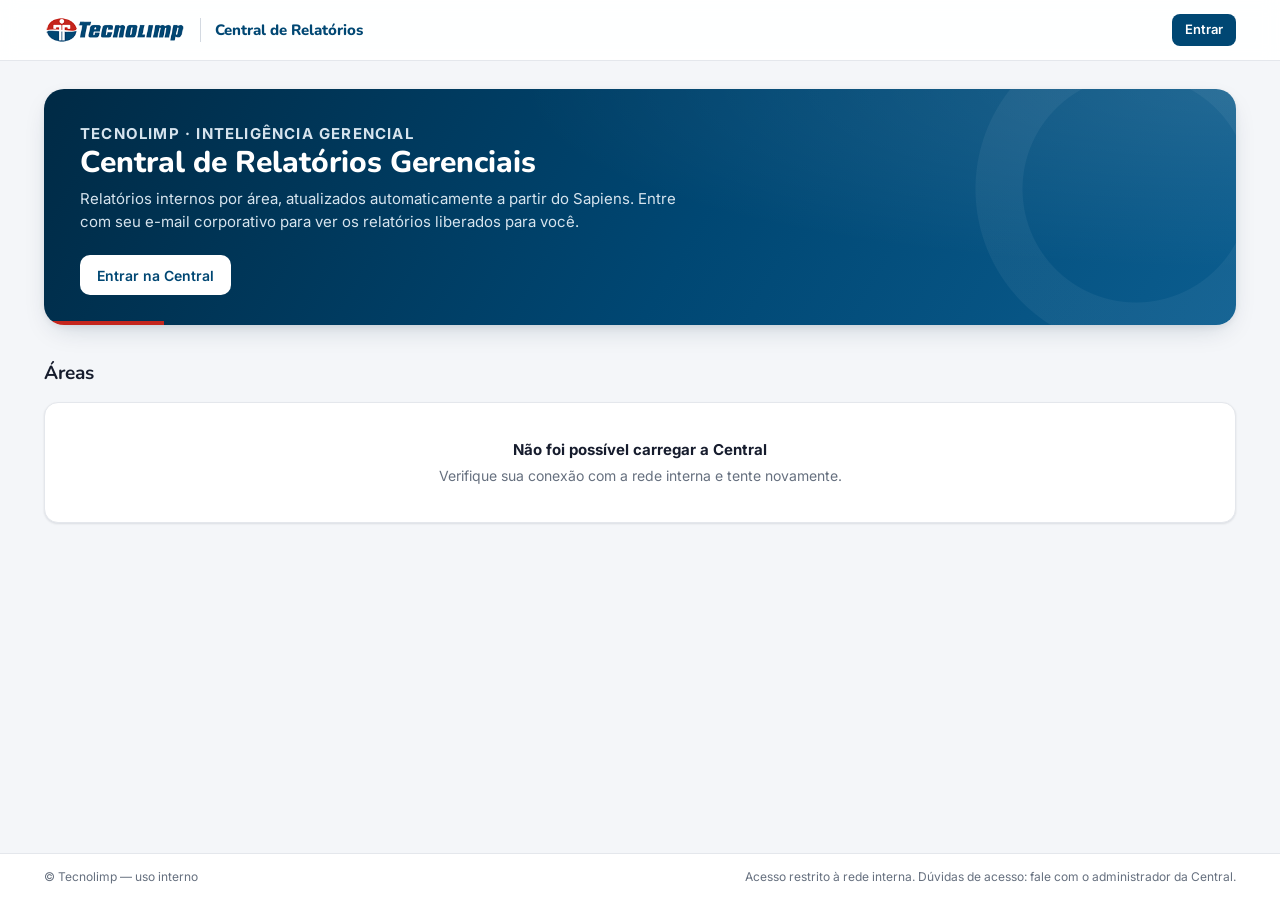
<file: site/index.html>
<!doctype html>
<html lang="pt-BR">
<head>
<meta charset="utf-8">
<meta name="viewport" content="width=device-width, initial-scale=1">
<title>Central de Relatórios Gerenciais — Tecnolimp</title>
<link rel="icon" href="assets/favicon.ico" sizes="any">
<link rel="preconnect" href="https://fonts.gstatic.com" crossorigin>
<link rel="stylesheet" href="https://fonts.googleapis.com/css2?family=Nunito:wght@700;800&family=Inter:wght@400;500;600;700&display=swap">
<link rel="stylesheet" href="assets/central.css">
<script src="assets/config.js"></script>
<script src="assets/auth.js"></script>
<script src="assets/icones.js"></script>
<style>
  /* sem overflow:hidden: a lista da busca precisa sair para fora do cartão.
     Anel e faixa vermelha são camadas de fundo (o border-radius já recorta). */
  .hero{position:relative;z-index:5;border-radius:20px;padding:34px 36px 30px;color:#fff;
    background:linear-gradient(var(--accent),var(--accent)) left bottom/120px 4px no-repeat,
               radial-gradient(circle at calc(100% - 100px) 100px,transparent 113px,rgba(255,255,255,.05) 114px,rgba(255,255,255,.05) 160px,transparent 161px),
               radial-gradient(1200px 300px at 100% 0%,rgba(255,255,255,.10),transparent 60%),
               linear-gradient(120deg,var(--brand-800) 0%,var(--brand) 55%,#0b5d8f 100%);
    box-shadow:var(--shadow-2);}
  .hero-k{font-size:12px;font-weight:700;letter-spacing:.08em;text-transform:uppercase;color:#bcd3e3;margin:0 0 6px;}
  .hero h1{font-family:var(--font-display);font-weight:800;font-size:30px;line-height:1.15;margin:0 0 8px;}
  .hero p{margin:0;color:#d6e4ee;max-width:620px;font-size:15px;}
  .hero-row{display:flex;gap:24px;align-items:flex-end;justify-content:space-between;flex-wrap:wrap;position:relative;z-index:1;}
  .hero-stats{display:flex;gap:10px;}
  .hstat{background:rgba(255,255,255,.08);border:1px solid rgba(255,255,255,.14);border-radius:12px;padding:10px 14px;min-width:104px;}
  .hstat b{display:block;font-family:var(--font-display);font-size:22px;line-height:1.1;}
  .hstat span{font-size:12px;color:#bcd3e3;}
  .hero-search{margin-top:22px;max-width:640px;position:relative;z-index:2;}
  .hero-search .input{height:48px;border:0;border-radius:12px;font-size:15px;box-shadow:0 6px 20px rgba(0,0,0,.18);}
  .hero-cta{margin-top:22px;display:flex;gap:10px;flex-wrap:wrap;position:relative;z-index:1;}
  .hero-cta .btn-primary{background:#fff;color:var(--brand);}
  .hero-cta .btn-primary:hover{background:#eaf1f6;}
  .resultados{position:absolute;left:0;right:0;top:calc(100% + 6px);background:var(--surface);color:var(--ink);border:1px solid var(--line);
    border-radius:12px;box-shadow:var(--shadow-2);max-height:360px;overflow:auto;padding:6px;}
  .res-item{display:flex;gap:12px;align-items:center;padding:10px 12px;border-radius:8px;text-decoration:none;color:inherit;}
  .res-item:hover,.res-item.ativo{background:var(--brand-050);}
  .res-ico{width:34px;height:34px;border-radius:9px;display:grid;place-items:center;flex:none;color:var(--c);background:#eef3f7;background:color-mix(in srgb,var(--c) 12%,#fff);}
  .res-t{font-weight:600;}
  .res-s{font-size:12.5px;color:var(--muted);}
  .res-vazio{padding:14px;color:var(--muted);font-size:13.5px;}
  mark{background:#fff1b8;color:inherit;border-radius:3px;padding:0 1px;}

  .sec-h{display:flex;align-items:baseline;justify-content:space-between;gap:12px;margin:34px 0 14px;}
  .sec-h h2{font-family:var(--font-display);font-size:19px;margin:0;color:var(--ink);}
  .sec-h span{font-size:13px;color:var(--muted);}

  .areas{display:grid;grid-template-columns:repeat(auto-fill,minmax(214px,1fr));gap:16px;}
  .area{--c:var(--brand);position:relative;display:flex;flex-direction:column;gap:10px;padding:20px 20px 16px;text-decoration:none;color:inherit;
    background:var(--surface);border:1px solid var(--line);border-radius:var(--radius);box-shadow:var(--shadow-1);
    transition:transform .18s ease,box-shadow .18s ease,border-color .18s ease;overflow:hidden;min-height:196px;}
  .area::before{content:"";position:absolute;inset:0 0 auto 0;height:3px;background:var(--c);opacity:.9;}
  a.area:hover{transform:translateY(-3px);box-shadow:var(--shadow-2);border-color:#cfd8e2;}
  a.area:hover .area-go{color:var(--c);gap:10px;}
  .area-top{display:flex;align-items:center;justify-content:space-between;}
  .area-ico{width:46px;height:46px;border-radius:12px;display:grid;place-items:center;color:var(--c);background:#eef3f7;background:color-mix(in srgb,var(--c) 11%,#fff);}
  .area h3{font-family:var(--font-display);font-size:18px;margin:4px 0 0;color:var(--ink);}
  .area p{margin:0;color:var(--muted);font-size:13.5px;flex:1;}
  .area-foot{display:flex;align-items:center;justify-content:space-between;border-top:1px dashed var(--line);padding-top:12px;margin-top:4px;font-size:13px;}
  .area-n{color:var(--ink-2);font-weight:600;white-space:nowrap;}
  .area-go{white-space:nowrap;display:inline-flex;align-items:center;gap:6px;font-weight:600;color:var(--brand);transition:gap .18s,color .18s;}
  .area-lock{display:inline-flex;align-items:center;gap:6px;font-size:12px;font-weight:600;color:var(--muted);background:var(--surface-2);border:1px solid var(--line);border-radius:999px;padding:3px 9px;}
  .area.bloq{background:var(--surface-2);}
  .area.bloq .area-ico{filter:grayscale(.6);opacity:.75;}
  .area.bloq h3{color:var(--ink-2);}
  .area.bloq .area-go{color:var(--muted);}
  .area-badge{font-size:12px;font-weight:700;color:var(--c);background:#eef3f7;background:color-mix(in srgb,var(--c) 10%,#fff);border-radius:999px;padding:3px 10px;}

  .recentes{display:grid;grid-template-columns:repeat(auto-fill,minmax(250px,1fr));gap:12px;}
  .rec{--c:var(--brand);display:flex;gap:12px;align-items:center;padding:12px 14px;background:var(--surface);border:1px solid var(--line);border-radius:12px;text-decoration:none;color:inherit;transition:border-color .15s,box-shadow .15s;}
  .rec:hover{border-color:#cfd8e2;box-shadow:var(--shadow-1);}
  .rec .res-t{font-size:13.5px;line-height:1.3;}

  @media (max-width:720px){
    .hero{padding:24px 20px 22px;border-radius:16px;}
    .hero h1{font-size:23px;}
    .hero-stats{width:100%;}
    .hstat{flex:1;min-width:0;}
  }
</style>
</head>
<body>
<header class="tc-top">
  <div class="tc-top-in">
    <a class="tc-brand" href="index.html" aria-label="Central de Relatórios — início">
      <img src="assets/tecnolimplogo.png" alt="Tecnolimp">
      <span class="tc-brand-sep" aria-hidden="true"></span>
      <span class="tc-brand-nome">Central de Relatórios</span>
    </a>
    <div class="tc-top-sp"></div>
    <div id="user-slot"><a class="btn btn-primary btn-sm" id="btn-entrar" href="login.html">Entrar</a></div>
  </div>
</header>

<main class="tc-main">
  <div id="aviso"></div>

  <section class="hero" aria-labelledby="hero-t">
    <div class="hero-row">
      <div>
        <p class="hero-k" id="hero-k">Tecnolimp · Inteligência gerencial</p>
        <h1 id="hero-t">Central de Relatórios Gerenciais</h1>
        <p id="hero-p">Relatórios internos por área, atualizados automaticamente a partir do Sapiens. Entre com seu e-mail corporativo para ver os relatórios liberados para você.</p>
      </div>
      <div class="hero-stats" id="hero-stats" hidden></div>
    </div>
    <div class="hero-cta" id="hero-cta">
      <a class="btn btn-primary" href="login.html">Entrar na Central</a>
    </div>
    <div class="hero-search" id="hero-search" hidden>
      <div class="tc-search">
        <span id="ico-busca"></span>
        <label class="sr-only" for="busca">Buscar relatório</label>
        <input class="input" id="busca" type="search" autocomplete="off" placeholder="Buscar relatório por nome, área ou categoria…" role="combobox" aria-expanded="false" aria-controls="resultados">
        <span class="tc-kbd" aria-hidden="true">/</span>
      </div>
      <div class="resultados" id="resultados" role="listbox" hidden></div>
    </div>
  </section>

  <section id="sec-livres" hidden>
    <div class="sec-h"><h2>Acesso livre</h2><span>abre sem login</span></div>
    <div class="recentes" id="livres"></div>
  </section>

  <section id="sec-recentes" hidden>
    <div class="sec-h"><h2>Acessados recentemente</h2><span>neste computador</span></div>
    <div class="recentes" id="recentes"></div>
  </section>

  <section aria-labelledby="areas-t">
    <div class="sec-h"><h2 id="areas-t">Áreas</h2><span id="areas-sub"></span></div>
    <div class="areas" id="areas">
      <div class="area sk" style="border:0"></div><div class="area sk" style="border:0"></div><div class="area sk" style="border:0"></div><div class="area sk" style="border:0"></div>
    </div>
  </section>
</main>

<footer class="tc-foot"><div class="tc-foot-in"><span>© Tecnolimp — uso interno</span><span>Acesso restrito à rede interna. Dúvidas de acesso: fale com o administrador da Central.</span></div></footer>

<script>
(function(){
  "use strict";
  var esc = TC.esc;
  document.getElementById("ico-busca").outerHTML = TCIcone("busca", 18);
  var params = new URLSearchParams(location.search);
  if (params.get("sem_acesso")) {
    document.getElementById("aviso").innerHTML = '<div class="alert alert-err" style="margin-bottom:16px">Você não tem acesso a esse relatório. Se precisar dele, peça a liberação ao administrador da Central.</div>';
  }

  var estado = { vitrine: [], perfil: null, areas: [], relatorios: [], livres: [] };

  function saudacao(){
    var h = new Date().getHours();
    return h < 12 ? "Bom dia" : h < 18 ? "Boa tarde" : "Boa noite";
  }

  function hrefArea(slug){ return "area.html?a=" + encodeURIComponent(slug); }

  function renderAreas(){
    var el = document.getElementById("areas");
    var logado = !!estado.perfil;
    var porArea = {};
    estado.relatorios.forEach(function(r){ porArea[r.area_id] = (porArea[r.area_id] || 0) + 1; });
    var idPorSlug = {};
    estado.areas.forEach(function(a){ idPorSlug[a.slug] = a.id; });

    var liberadas = 0;
    el.innerHTML = estado.vitrine.map(function(a){
      var total = a.qtd_relatorios;
      var meus = logado ? (porArea[idPorSlug[a.slug]] || 0) : 0;
      var podeAbrir = logado && (meus > 0 || estado.perfil.is_admin);
      if (podeAbrir) liberadas++;
      var rel = function(n){ return n + (n === 1 ? " relatório" : " relatórios"); };
      var topo = '<div class="area-top"><span class="area-ico">' + TCIcone(a.icone, 24) + '</span>' +
        (podeAbrir ? '<span class="area-badge">' + (estado.perfil.is_admin ? rel(total) : rel(meus)) + '</span>'
                   : '<span class="area-lock">' + TCIcone("cadeado", 13) + (logado ? "Sem acesso" : "Restrito") + '</span>') + '</div>';
      var corpo = '<h3>' + esc(a.nome) + '</h3><p>' + esc(a.descricao) + '</p>';
      if (!logado) {
        return '<a class="area" style="--c:' + esc(a.cor) + '" href="login.html?next=' + encodeURIComponent(hrefArea(a.slug)) + '">' + topo + corpo +
          '<div class="area-foot"><span class="area-n">' + (total ? rel(total) : "Em breve") + '</span><span class="area-go">Entrar ' + TCIcone("seta", 16) + '</span></div></a>';
      }
      if (podeAbrir) {
        return '<a class="area" style="--c:' + esc(a.cor) + '" href="' + hrefArea(a.slug) + '">' + topo + corpo +
          '<div class="area-foot"><span class="area-n">' + (total ? "Acesso liberado" : "Sem relatórios ainda") + '</span><span class="area-go">Abrir ' + TCIcone("seta", 16) + '</span></div></a>';
      }
      return '<div class="area bloq" style="--c:' + esc(a.cor) + '" aria-disabled="true">' + topo + corpo +
        '<div class="area-foot"><span class="area-n">' + (total ? rel(total) : "Em breve") + '</span><span class="area-go" title="Peça a liberação ao administrador da Central">Peça acesso</span></div></div>';
    }).join("") || '<div class="empty card" style="grid-column:1/-1"><strong>Nenhuma área cadastrada</strong>O administrador ainda não publicou áreas na Central.</div>';

    document.getElementById("areas-sub").textContent = logado
      ? (estado.perfil.is_admin ? "Administrador: acesso a todas as áreas" : liberadas + " de " + estado.vitrine.length + " áreas liberadas para você")
      : estado.vitrine.length + " áreas";
  }

  function renderHeroLogado(){
    var p = estado.perfil;
    document.getElementById("hero-k").textContent = saudacao() + ", " + (p.nome || p.email).split(" ")[0];
    document.getElementById("hero-t").textContent = "O que você quer consultar hoje?";
    document.getElementById("hero-p").textContent = "Busque um relatório ou escolha uma área abaixo. Você vê apenas o que foi liberado para o seu usuário.";
    document.getElementById("hero-cta").hidden = true;
    document.getElementById("hero-search").hidden = false;
    var nAreas = estado.vitrine.filter(function(a){
      return p.is_admin || estado.relatorios.some(function(r){ var ar = estado.areas.find(function(x){ return x.slug === a.slug; }); return ar && r.area_id === ar.id; });
    }).length;
    var st = document.getElementById("hero-stats");
    st.innerHTML = '<div class="hstat"><b>' + estado.relatorios.length + '</b><span>relatórios para você</span></div>' +
                   '<div class="hstat"><b>' + nAreas + '</b><span>' + (nAreas === 1 ? "área liberada" : "áreas liberadas") + '</span></div>';
    st.hidden = false;
  }

  // ---------- busca global ----------
  function normalizar(s){ return String(s || "").normalize("NFD").replace(/[̀-ͯ]/g, "").toLowerCase(); }
  function destacar(texto, termo){
    if (!termo) return esc(texto);
    var n = normalizar(texto), i = n.indexOf(termo);
    if (i < 0) return esc(texto);
    return esc(texto.slice(0, i)) + "<mark>" + esc(texto.slice(i, i + termo.length)) + "</mark>" + esc(texto.slice(i + termo.length));
  }
  var inp = document.getElementById("busca"), box = document.getElementById("resultados"), sel = -1;
  function areaDe(r){ return estado.areas.find(function(a){ return a.id === r.area_id; }) || {}; }
  function buscar(){
    var t = normalizar(inp.value.trim());
    if (!t) { box.hidden = true; inp.setAttribute("aria-expanded", "false"); return; }
    var achados = estado.relatorios.filter(function(r){
      var a = areaDe(r);
      return normalizar(r.nome + " " + r.descricao + " " + r.categoria + " " + a.nome).indexOf(t) !== -1;
    }).slice(0, 12);
    sel = achados.length ? 0 : -1;
    box.innerHTML = achados.map(function(r, i){
      var a = areaDe(r);
      return '<a class="res-item' + (i === 0 ? " ativo" : "") + '" role="option" style="--c:' + esc(a.cor) + '" href="' + esc(r.url) + '" data-slug="' + esc(r.slug) + '">' +
        '<span class="res-ico">' + TCIcone(a.icone, 18) + '</span><span><div class="res-t">' + destacar(r.nome, t) + '</div>' +
        '<div class="res-s">' + esc(a.nome) + ' · ' + esc(r.categoria) + '</div></span></a>';
    }).join("") || '<div class="res-vazio">Nenhum relatório encontrado para “' + esc(inp.value.trim()) + '”.</div>';
    box.hidden = false; inp.setAttribute("aria-expanded", "true");
  }
  inp.addEventListener("input", buscar);
  inp.addEventListener("keydown", function(e){
    var itens = box.querySelectorAll(".res-item");
    if (e.key === "ArrowDown" || e.key === "ArrowUp") {
      if (!itens.length) return;
      e.preventDefault();
      sel = (sel + (e.key === "ArrowDown" ? 1 : -1) + itens.length) % itens.length;
      itens.forEach(function(x, i){ x.classList.toggle("ativo", i === sel); });
      itens[sel].scrollIntoView({block:"nearest"});
    } else if (e.key === "Enter" && sel >= 0 && itens[sel]) {
      e.preventDefault(); itens[sel].click();
    } else if (e.key === "Escape") { inp.value = ""; buscar(); }
  });
  document.addEventListener("click", function(e){ if (!document.getElementById("hero-search").contains(e.target)) box.hidden = true; });
  document.addEventListener("keydown", function(e){
    if (e.key === "/" && document.activeElement !== inp && !document.getElementById("hero-search").hidden && !/input|textarea|select/i.test(document.activeElement.tagName)) { e.preventDefault(); inp.focus(); }
  });
  box.addEventListener("click", function(e){ var a = e.target.closest("[data-slug]"); if (a) registrarRecente(a.dataset.slug); });

  // ---------- recentes (só neste navegador) ----------
  var CH_REC = "tl_central_recentes";
  function lerRecentes(){ try { return JSON.parse(localStorage.getItem(CH_REC) || "[]"); } catch(e){ return []; } }
  function registrarRecente(slug){
    try {
      var l = lerRecentes().filter(function(s){ return s !== slug; });
      l.unshift(slug); localStorage.setItem(CH_REC, JSON.stringify(l.slice(0, 6)));
    } catch(e){}
  }
  function renderRecentes(){
    var porSlug = {}; estado.relatorios.forEach(function(r){ porSlug[r.slug] = r; });
    var l = lerRecentes().map(function(s){ return porSlug[s]; }).filter(Boolean).slice(0, 4);
    if (!l.length) return;
    document.getElementById("recentes").innerHTML = l.map(function(r){
      var a = areaDe(r);
      return '<a class="rec" style="--c:' + esc(a.cor) + '" href="' + esc(r.url) + '" data-slug="' + esc(r.slug) + '"><span class="res-ico">' + TCIcone(a.icone, 18) + '</span>' +
        '<span><div class="res-t">' + esc(r.nome) + '</div><div class="res-s">' + esc(a.nome) + '</div></span></a>';
    }).join("");
    document.getElementById("recentes").addEventListener("click", function(e){ var a = e.target.closest("[data-slug]"); if (a) registrarRecente(a.dataset.slug); });
    document.getElementById("sec-recentes").hidden = false;
  }

  // ---------- acesso livre (quem não entrou) ----------
  function renderLivres(){
    if (!estado.livres.length) return;
    document.getElementById("livres").innerHTML = estado.livres.map(function(r){
      return '<a class="rec" style="--c:' + esc(r.area_cor) + '" href="' + esc(r.url) + '"><span class="res-ico">' + TCIcone(r.area_icone, 18) + '</span>' +
        '<span><div class="res-t">' + esc(r.nome) + '</div><div class="res-s">' + esc(r.area_nome) + ' · ' + esc(r.categoria) + '</div></span></a>';
    }).join("");
    document.getElementById("sec-livres").hidden = false;
  }

  // ---------- carga ----------
  var vitrine = TC.rpc("vitrine_areas").then(function(v){ estado.vitrine = v || []; });
  var usuario = TC.sessaoValida().then(function(s){
    if (!s) return null;
    return TC.perfil().catch(function(){ return null; });
  }).then(function(p){
    if (!p || !p.ativo) return TC.rpc("relatorios_publicos").then(function(l){ estado.livres = l || []; }, function(){}).then(function(){ return null; });
    if (p.must_change_password) { location.href = "trocar-senha.html"; return new Promise(function(){}); }
    estado.perfil = p;
    TC.montarMenuUsuario(document.getElementById("user-slot"), p);
    return Promise.all([
      TC.db("areas?select=id,slug,nome,icone,cor&ativo=eq.true"),
      TC.db("relatorios?select=id,area_id,slug,nome,descricao,categoria,url&ativo=eq.true&order=ordem.asc,nome.asc")
    ]).then(function(r){ estado.areas = r[0] || []; estado.relatorios = r[1] || []; });
  });
  Promise.all([vitrine, usuario]).then(function(){
    renderAreas();
    if (estado.perfil) { renderHeroLogado(); renderRecentes(); } else renderLivres();
  }).catch(function(){
    document.getElementById("areas").innerHTML = '<div class="empty card" style="grid-column:1/-1"><strong>Não foi possível carregar a Central</strong>Verifique sua conexão com a rede interna e tente novamente.</div>';
  });
})();
</script>
</body>
</html>
</file>
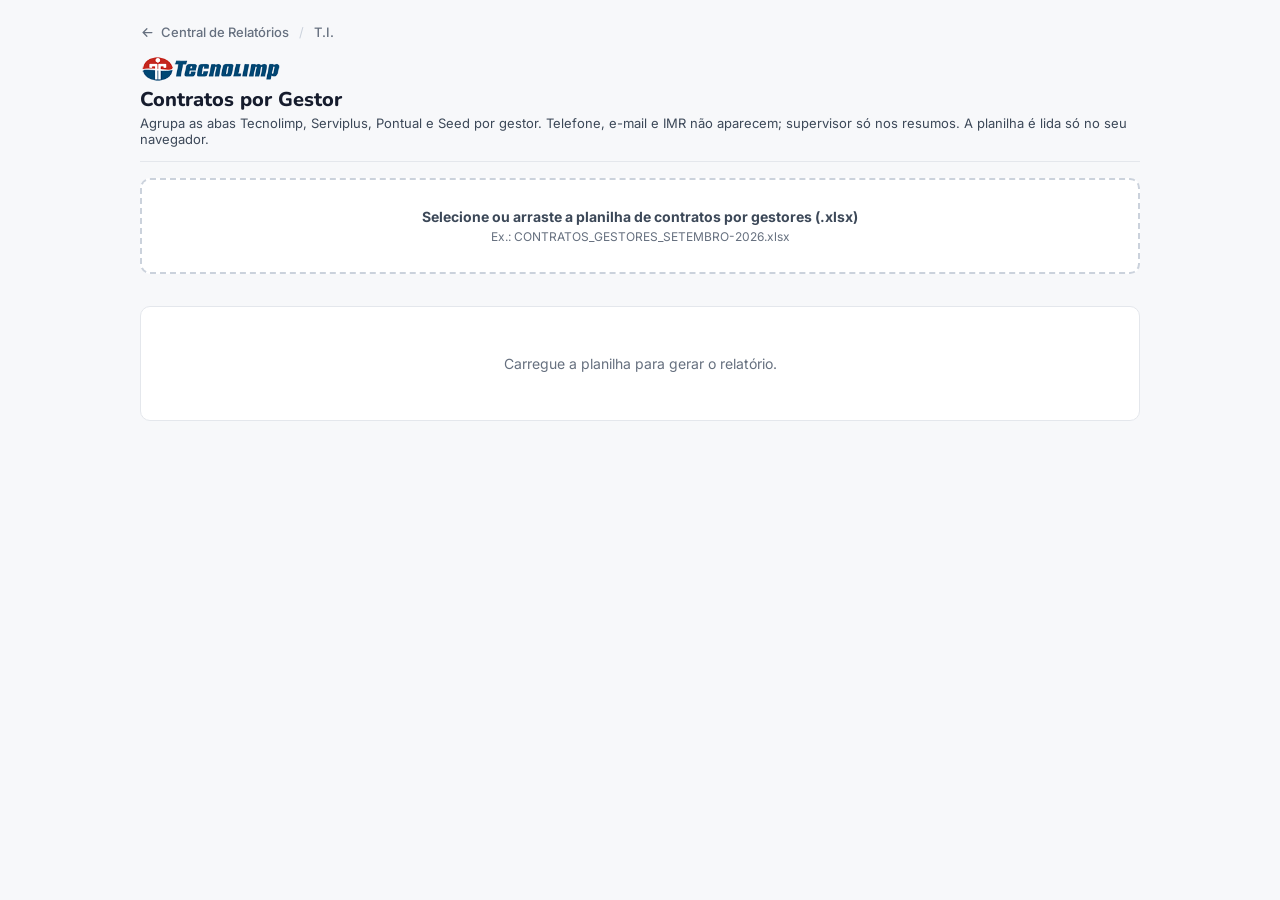
<file: site/relatorios/contratos-gestores/index.html>
<!doctype html>
<html lang="pt-BR">
<head>
<meta charset="utf-8">
<meta name="viewport" content="width=device-width, initial-scale=1">
<title>Contratos por Gestor</title>
<link rel="icon" href="../../assets/favicon-tecnolimp.ico" sizes="16x16 32x32 48x48">
<link rel="preconnect" href="https://fonts.gstatic.com" crossorigin>
<link rel="stylesheet" href="https://fonts.googleapis.com/css2?family=Nunito:wght@700;800&family=Inter:wght@400;500;600;700&display=swap">
<script src="../../assets/config.js"></script>
<script src="../../assets/auth.js"></script>
<script src="../../assets/vendor/exceljs-4.4.0.min.js"></script>
<style>
  /* barra da Central (login único) */
  .cbar{max-width:1000px;margin:0 auto 16px;display:flex;align-items:center;gap:10px;font-size:13px;}
  .cbar a.cb-link{display:inline-flex;align-items:center;gap:6px;color:#66707f;text-decoration:none;font-weight:500;}
  .cbar a.cb-link:hover{color:#004773;text-decoration:underline;}
  .cbar .cb-sep{color:#cbd2dc;}
  .cbar .cb-sp{flex:1;}
  .tc-user{position:relative;}
  .tc-user-btn{display:flex;align-items:center;gap:8px;border:1px solid #e4e7ec;background:#fff;border-radius:999px;padding:3px 10px 3px 3px;font:inherit;font-weight:600;color:#161c2d;cursor:pointer;}
  .tc-avatar{width:28px;height:28px;border-radius:50%;background:#004773;color:#fff;display:grid;place-items:center;font-size:11.5px;font-weight:700;}
  .tc-menu{position:absolute;right:0;top:calc(100% + 6px);min-width:230px;background:#fff;border:1px solid #e4e7ec;border-radius:12px;box-shadow:0 10px 28px -10px rgba(0,42,69,.25);padding:6px;z-index:30;}
  .tc-menu-head{padding:8px 12px;border-bottom:1px solid #e4e7ec;margin-bottom:4px;display:flex;flex-direction:column;}
  .tc-menu-head span{color:#66707f;font-size:12px;}
  .tc-menu a,.tc-menu button{display:block;width:100%;text-align:left;padding:8px 12px;border-radius:8px;color:#161c2d;text-decoration:none;font:inherit;background:none;border:0;cursor:pointer;}
  .tc-menu a:hover,.tc-menu button:hover{background:#eaf1f6;}
  .tc-menu .tc-sair{color:#c4261d;}
  @media (max-width:560px){ .tc-user-nome,.cb-area{display:none;} }

  :root{
    --brand:#004773; --brand-600:#00385c; --brand-050:#eaf1f6; --brand-100:#d5e4ee;
    --text-primary:#161c2d; --text-secondary:#3c4858; --text-muted:#66707f;
    --surface:#f7f8fa; --surface-raised:#ffffff; --border:#e4e7ec; --border-strong:#cbd2dc;
    --focus:#1f6690; --critical:#c4261d;
    color-scheme: light;
  }
  *{box-sizing:border-box;}
  [hidden]{display:none !important;}
  body{margin:0;background:var(--surface);color:var(--text-primary);font-family:'Inter',system-ui,sans-serif;padding:24px 16px;}
  .wrap{max-width:1000px;margin:0 auto;display:flex;flex-direction:column;gap:16px;}
  h1{font-family:'Nunito',system-ui,sans-serif;font-size:20px;font-weight:800;margin:4px 0 2px;}
  .subtitle{font-size:13px;color:var(--text-secondary);}
  .topbar{display:flex;justify-content:space-between;align-items:flex-end;gap:16px;padding-bottom:14px;border-bottom:1px solid var(--border);flex-wrap:wrap;}
  .brand-logo{height:26px;width:auto;display:block;}

  /* controles */
  .filtros{background:var(--surface-raised);border:1px solid var(--border);border-radius:10px;padding:16px;display:flex;gap:14px;flex-wrap:wrap;align-items:flex-end;}
  .campo{display:flex;flex-direction:column;gap:4px;min-width:170px;}
  .campo label,.campo .rot{font-size:11.5px;text-transform:uppercase;letter-spacing:.06em;color:var(--text-muted);font-weight:600;}
  .campo select{font:inherit;font-size:14px;color:var(--text-primary);background:#fff;border:1px solid var(--border-strong);border-radius:8px;padding:8px 10px;}
  .campo select:focus-visible{outline:2px solid var(--focus);outline-offset:1px;}
  .campo .check{display:flex;align-items:center;gap:6px;font-size:13.5px;font-weight:400;text-transform:none;letter-spacing:0;color:var(--text-secondary);cursor:pointer;}
  .acoes{display:flex;gap:8px;flex-wrap:wrap;margin-left:auto;}
  .btn{font:inherit;font-size:13.5px;font-weight:600;border-radius:8px;padding:9px 16px;cursor:pointer;border:1px solid var(--border-strong);background:#fff;color:var(--text-primary);display:inline-flex;align-items:center;gap:6px;}
  .btn:hover:not(:disabled){border-color:var(--brand);color:var(--brand);}
  .btn.primario{background:var(--brand);border-color:var(--brand);color:#fff;}
  .btn.primario:hover:not(:disabled){background:var(--brand-600);color:#fff;}
  .btn:disabled{opacity:.5;cursor:not-allowed;}
  .btn:focus-visible{outline:2px solid var(--focus);outline-offset:2px;}
  .drop{border:2px dashed var(--border-strong);border-radius:10px;background:#fff;padding:28px 16px;text-align:center;color:var(--text-secondary);font-size:14px;cursor:pointer;}
  .drop.sobre{border-color:var(--brand);background:var(--brand-050);}
  .drop small{display:block;color:var(--text-muted);margin-top:4px;font-size:12px;}
  .status{font-size:13px;color:var(--text-secondary);}
  .status.erro{color:var(--critical);}

  /* relatório: folhas A4 montadas no JS (prévia = papel) */
  .folhas{display:flex;flex-direction:column;gap:20px;overflow-x:auto;}
  .pagina{width:210mm;min-height:297mm;margin:0 auto;padding:12mm 10mm;background:#fff;border:1px solid var(--border);box-shadow:0 6px 20px -14px rgba(0,42,69,.3);flex:none;}
  .vazio{color:var(--text-muted);text-align:center;padding:48px 16px;font-size:14px;background:#fff;border:1px solid var(--border);border-radius:10px;width:100%;}
  .medidor{position:absolute;left:-10000px;top:0;width:190mm;visibility:hidden;}

  /* cores por empresa (texto escuro sobre tinta clara) */
  .e-TECNOLIMP{--e:#004773;--e-050:#e6eef3;}
  .e-SERVIPLUS{--e:#0b6e4f;--e-050:#e5f3ed;}
  .e-PONTUAL{--e:#a3470b;--e-050:#fcefe3;}
  .e-SEED{--e:#5b2bb5;--e-050:#efe9fb;}

  .pcab{display:flex;justify-content:space-between;align-items:center;gap:12px;border-bottom:2px solid var(--brand);padding-bottom:6px;margin-bottom:5mm;}
  .pcab img{height:18px;display:block;}
  .pcab .tit{font-family:'Nunito',system-ui,sans-serif;font-weight:800;font-size:15px;color:var(--brand);}
  .pcab .ref{font-size:11px;color:var(--text-muted);text-align:right;line-height:1.35;}
  .pcab .ref b{color:var(--text-primary);}

  table{width:100%;border-collapse:collapse;font-size:11px;}
  th,td{padding:3px 7px;border-bottom:1px solid var(--border);text-align:left;vertical-align:top;}
  th{font-size:9.5px;text-transform:uppercase;letter-spacing:.04em;color:var(--text-muted);font-weight:600;border-bottom:1px solid var(--border-strong);}
  .num{text-align:right;font-variant-numeric:tabular-nums;white-space:nowrap;}
  .cc{font-variant-numeric:tabular-nums;color:var(--text-secondary);width:18%;}
  .coord{width:17%;}
  .qtd{width:7%;}
  .vazio-c{color:var(--border-strong);}

  /* folha 1: resumo */
  .r-tit{font-family:'Nunito',system-ui,sans-serif;font-size:17px;font-weight:800;color:var(--brand);text-transform:uppercase;letter-spacing:.05em;margin:0 0 3mm;}
  .tab-resumo{font-size:14.5px;}
  .tab-resumo th{font-size:11.5px;padding:5px 8px;}
  .tab-resumo td{padding:4.5px 8px;vertical-align:middle;}
  .tab-resumo tbody tr:nth-child(even) td{background:#f6f8fa;}
  .tab-resumo .ord{width:6%;color:var(--text-muted);font-variant-numeric:tabular-nums;}
  .tab-resumo .g{font-weight:700;width:31%;}
  .tab-resumo tr.sem td{color:var(--text-muted);font-style:italic;}
  .tab-resumo .post{font-weight:700;width:9%;}
  .tab-resumo .pct{width:9%;color:var(--text-secondary);}
  .tab-resumo .aj{width:10%;color:var(--text-secondary);}
  .tab-resumo .pp{width:10%;font-weight:700;color:var(--brand);}
  .tab-resumo.equipe .g{width:20%;}
  .tab-resumo.equipe .ord{width:4%;}
  .tab-resumo.equipe .post,.tab-resumo.equipe .pct{width:8%;}
  .tab-resumo.equipe .aj,.tab-resumo.equipe .pp{width:9%;}
  .tab-resumo.equipe th{font-size:10.5px;padding:5px 6px;}
  .tab-resumo.equipe td{padding:4px 6px;}

  /* janela de ajudantes */
  dialog.dlg{border:0;border-radius:12px;padding:0;width:min(560px,calc(100% - 32px));box-shadow:0 20px 50px -12px rgba(0,42,69,.45);color:var(--text-primary);font-family:'Inter',system-ui,sans-serif;}
  dialog.dlg::backdrop{background:rgba(22,28,45,.45);}
  .dlg-cab{padding:18px 20px 10px;}
  .dlg-cab h2{font-family:'Nunito',system-ui,sans-serif;font-size:18px;margin:0 0 6px;color:var(--brand);}
  .dlg-cab p{margin:0;font-size:13.5px;color:var(--text-secondary);line-height:1.45;}
  .dlg-cab .formula{display:inline-block;margin-top:8px;font-size:12.5px;background:var(--brand-050);color:var(--brand-600);padding:4px 8px;border-radius:6px;font-weight:600;}
  .dlg-corpo{max-height:min(52vh,460px);overflow:auto;border-top:1px solid var(--border);border-bottom:1px solid var(--border);}
  .dlg-corpo table{font-size:13px;}
  .dlg-corpo th{position:sticky;top:0;background:#fff;}
  .dlg-corpo td{vertical-align:middle;padding:5px 12px;}
  .dlg-corpo input{width:72px;font:inherit;font-size:14px;padding:5px 8px;border:1px solid var(--border-strong);border-radius:6px;text-align:right;}
  .dlg-corpo input:focus-visible{outline:2px solid var(--focus);outline-offset:1px;}
  .dlg-corpo .orig{font-size:11px;color:var(--text-muted);}
  .dlg-rod{display:flex;justify-content:flex-end;gap:8px;padding:12px 20px;flex-wrap:wrap;}
  .tab-resumo tfoot td{font-weight:700;border-top:2px solid var(--brand);border-bottom:0;background:none;}
  .pill{display:inline-block;margin:1px 5px 1px 0;padding:2px 7px;border-radius:3px;font-size:12.5px;background:var(--e-050);color:var(--e);border-left:3px solid var(--e);white-space:nowrap;}
  .pill b{color:var(--text-primary);font-weight:700;margin-left:3px;}
  .legenda{margin-top:3mm;font-size:11px;color:var(--text-muted);}

  /* blocos de gestor: nunca divididos entre folhas */
  .bloco{margin-bottom:5mm;}
  .gestor-cab{display:flex;justify-content:space-between;align-items:center;gap:12px;background:var(--brand);color:#fff;padding:5px 9px;border-radius:3px;}
  .gestor-cab .nome{font-family:'Nunito',system-ui,sans-serif;font-weight:800;font-size:14px;letter-spacing:.02em;}
  .gestor-cab .tot{font-size:11px;white-space:nowrap;}
  .gestor-cab .tot b{font-size:13px;}
  .empresa{margin-top:2.5mm;}
  .empresa-cab{display:flex;justify-content:space-between;gap:8px;font-size:11px;font-weight:700;color:var(--e);background:var(--e-050);padding:3px 9px;border-left:4px solid var(--e);}
  .empresa-cab span{font-weight:500;color:var(--text-secondary);}

  @page{size:A4 portrait;margin:12mm 10mm;}
  @media print{
    body{background:#fff;padding:0;}
    .no-print{display:none !important;}
    .wrap{max-width:none;gap:0;}
    .folhas{display:block;overflow:visible;}
    .pagina{width:auto;min-height:0;padding:0;border:0;box-shadow:none;break-after:page;page-break-after:always;}
    .pagina:last-child{break-after:auto;page-break-after:auto;}
    *{-webkit-print-color-adjust:exact;print-color-adjust:exact;}
  }
</style>
</head>
<body>
<nav class="cbar no-print" aria-label="Navegação da Central">
  <a class="cb-link" href="../../index.html"><svg width="15" height="15" viewBox="0 0 24 24" fill="none" stroke="currentColor" stroke-width="2" stroke-linecap="round" aria-hidden="true"><path d="M19 12H5M11 6l-6 6 6 6"/></svg>Central de Relatórios</a>
  <span class="cb-sep cb-area">/</span><a class="cb-link cb-area" href="../../area.html?a=ti">T.I.</a>
  <span class="cb-sp"></span><div id="user-slot"></div>
</nav>
<div class="wrap">
  <header class="topbar no-print">
    <div>
      <img class="brand-logo" src="../../assets/tecnolimplogo.png" alt="Tecnolimp">
      <h1>Contratos por Gestor</h1>
      <div class="subtitle">Agrupa as abas Tecnolimp, Serviplus, Pontual e Seed por gestor. Telefone, e-mail e IMR não aparecem; supervisor só nos resumos. A planilha é lida só no seu navegador.</div>
    </div>
  </header>

  <label class="drop no-print" id="drop">
    <input type="file" id="arquivo" accept=".xlsx" hidden>
    <strong>Selecione ou arraste a planilha de contratos por gestores (.xlsx)</strong>
    <small id="nomeArquivo">Ex.: CONTRATOS_GESTORES_SETEMBRO-2026.xlsx</small>
  </label>

  <div class="filtros no-print" id="controles" hidden>
    <div class="campo">
      <label for="fGestor">Gestor</label>
      <select id="fGestor"><option value="">Todos</option></select>
    </div>
    <div class="campo">
      <span class="rot">Impressão</span>
      <label class="check"><input type="checkbox" id="fResGestor" checked> Resumo por gestor</label>
      <label class="check"><input type="checkbox" id="fResCoord" checked> Resumo por coordenador</label>
      <label class="check"><input type="checkbox" id="fResSup" checked> Resumo por supervisor</label>
      <label class="check"><input type="checkbox" id="fDetalhe" checked> Detalhe por gestor</label>
      <label class="check"><input type="checkbox" id="fQuebra"> Cada gestor em folha separada</label>
    </div>
    <div class="acoes">
      <button class="btn" id="btnAjud" type="button">Ajudantes…</button>
      <button class="btn primario" id="btnImprimir" type="button">Imprimir</button>
    </div>
  </div>
  <div class="status no-print" id="status" role="status"></div>

  <dialog class="dlg no-print" id="dlgAjud" aria-labelledby="dlgAjudTit">
    <form method="dialog">
      <div class="dlg-cab">
        <h2 id="dlgAjudTit">Ajudantes por gestor</h2>
        <p id="dlgAjudMsg"></p>
        <span class="formula">Postos por pessoa = postos ÷ (ajudantes + 1)</span>
      </div>
      <div class="dlg-corpo"><table><thead><tr><th>Gestor</th><th class="num">Postos</th><th class="num">Ajudantes</th><th class="num">Por pessoa</th></tr></thead><tbody id="dlgAjudLista"></tbody></table></div>
      <div class="dlg-rod">
        <button class="btn" value="pular" type="submit">Seguir sem ajudantes</button>
        <button class="btn primario" value="aplicar" type="submit">Aplicar</button>
      </div>
    </form>
  </dialog>

  <main class="folhas" id="folha"><div class="vazio">Carregue a planilha para gerar o relatório.</div></main>
</div>

<script>
(function(){
  'use strict';
  // Ordem das empresas no relatório; a aba é reconhecida pelo nome (ex.: "PONTUAL.26").
  var EMPRESAS = [
    { id:'TECNOLIMP', nome:'Tecnolimp', chaves:['TECNOLIMP'] },
    { id:'SERVIPLUS', nome:'Serviplus', chaves:['SERVIPLUS','SERVPLUS'] },
    { id:'PONTUAL',   nome:'Pontual',   chaves:['PONTUAL'] },
    { id:'SEED',      nome:'Seed',      chaves:['SEED'] }
  ];
  // Mesma pessoa grafada de formas diferentes entre as abas.
  var ALIAS_GESTOR = { FRANCIELI:'FRANCIELLI', FRANCIELE:'FRANCIELLI', NILCELLI:'NILCELI', CAROLAINE:'ITELVÂNIA', CAROLINE:'ITELVÂNIA' };
  var ALIAS_COORD = { EDLAINE:'EDILAINE', DANIELLE:'DANIELLE ROMÃO', DANIELE:'DANIELLE ROMÃO', 'DANIELE ROMAO':'DANIELLE ROMÃO', 'DANIELLE ROMAO':'DANIELLE ROMÃO' };
  var ALIAS_SUP = { 'JURANDIR / ENCARREGADO':'JURANDIR (ENCARREGADO)', 'KATIA - LONDRINA':'KATIA' };

  // "SOB DEMANDA / FABIO" conta para FABIO; N/A e vazio = sem supervisor; "EQUIPE ..." = equipe de supervisão.
  function supervisor(s){
    var n = norm(s).replace(/^SOB DEMANDA\s*[\/\-]?\s*/, '');
    if (!n || n === 'N/A' || n === '-') return '';
    if (n.indexOf('EQUIPE') === 0) return 'EQUIPE DE SUPERVISÃO';
    return ALIAS_SUP[n] || n;
  }

  var $ = function(id){ return document.getElementById(id); };
  var dados = null; // { ref, gestores:[{nome, total, empresas:{ID:{linhas,total}}}] }

  function norm(s){
    return String(s == null ? '' : s).normalize('NFD').replace(/[̀-ͯ]/g,'')
      .replace(/\s+/g,' ').trim().toUpperCase();
  }
  function esc(s){
    return String(s).replace(/[&<>"']/g, function(c){ return {'&':'&amp;','<':'&lt;','>':'&gt;','"':'&quot;',"'":'&#39;'}[c]; });
  }
  function limpa(s){ // tira aspas soltas dos códigos colados ("3.2.60==","3.2.61==")
    return String(s).replace(/[\u0096\u0097\u2013\u2014]/g,'-').replace(/[\u0000-\u001f\u0080-\u009f]/g,' ').replace(/["'\u201c\u201d\u2018\u2019]/g,'').replace(/\s*,\s*/g,', ').replace(/\s*-\s*/g,' - ').replace(/\s+/g,' ').trim();
  }
  function fmt(n){ return Number(n || 0).toLocaleString('pt-BR'); }

  function valor(cell){
    if (cell.isMerged && cell.master && cell.master !== cell) cell = cell.master;
    var v = cell.value;
    if (v == null) return '';
    if (typeof v === 'object'){
      if (v.richText) return v.richText.map(function(t){ return t.text; }).join('');
      if ('result' in v) return v.result == null ? '' : v.result;
      if (v.formula || v.sharedFormula) return '';
      if (v.text != null) return v.text;
      if (v.error) return '';
    }
    return v;
  }

  function empresaDaAba(nome){
    var n = norm(nome);
    for (var i = 0; i < EMPRESAS.length; i++)
      if (EMPRESAS[i].chaves.some(function(k){ return n.indexOf(k) === 0; })) return EMPRESAS[i].id;
    return null;
  }

  function colunas(ws){
    for (var r = 1; r <= Math.min(ws.rowCount, 15); r++){
      var row = ws.getRow(r), map = {};
      row.eachCell({ includeEmpty:false }, function(cell, c){
        var t = norm(valor(cell));
        if (t === 'GESTOR') map.gestor = c;
        else if (t.indexOf('CUSTO') >= 0) map.cc = c;
        else if (t.indexOf('CONTRATO') === 0 || t.indexOf('INSTITUI') === 0) map.contrato = c;
        else if (t === 'QTD' || t.indexOf('QTD') === 0) map.qtd = c;
        else if (t.indexOf('COORDENADOR') === 0) map.coord = c;
        else if (t.indexOf('SUPERVISOR') === 0) map.sup = c;
      });
      if (map.gestor && map.contrato && map.qtd){ map.inicio = r + 1; return map; }
    }
    return null;
  }

  // Ajudantes por gestor, se a planilha tiver a coluna: qualquer aba visível cujo cabeçalho
  // tenha GESTOR e uma coluna com "AJUDANTE" (nas abas das empresas ou numa aba própria).
  // O mesmo gestor em várias abas: vale o maior número informado.
  function lerAjudantes(wb){
    var aj = {};
    wb.eachSheet(function(ws){
      if (ws.state === 'hidden' || ws.state === 'veryHidden') return;
      for (var r = 1; r <= Math.min(ws.rowCount, 15); r++){
        var cG = 0, cA = 0;
        ws.getRow(r).eachCell({ includeEmpty:false }, function(cell, c){
          var t = norm(valor(cell));
          if (t === 'GESTOR') cG = c; else if (t.indexOf('AJUDANTE') >= 0) cA = c;
        });
        if (!cG || !cA) continue;
        var atual = '';
        for (var i = r + 1; i <= ws.rowCount; i++){
          var row = ws.getRow(i), g = norm(valor(row.getCell(cG)));
          if (g) atual = ALIAS_GESTOR[g] || g;
          var v = valor(row.getCell(cA));
          if (!atual || v === '' || v == null || isNaN(Number(v))) continue;
          aj[atual] = Math.max(aj[atual] || 0, Math.max(0, Math.round(Number(v))));
        }
        break;
      }
    });
    return aj;
  }

  function ler(wb, nomeArquivo){
    var porGestor = {}, abas = [];
    wb.eachSheet(function(ws){
      var emp = empresaDaAba(ws.name);
      if (!emp || ws.state === 'hidden' || ws.state === 'veryHidden') return;
      var col = colunas(ws);
      if (!col) return;
      abas.push(ws.name);
      var atual = '';
      for (var r = col.inicio; r <= ws.rowCount; r++){
        var row = ws.getRow(r);
        var g = norm(valor(row.getCell(col.gestor)));
        if (g) atual = ALIAS_GESTOR[g] || g;
        var contrato = String(valor(row.getCell(col.contrato))).trim();
        if (!contrato || !atual) continue;
        var q = Number(valor(row.getCell(col.qtd))) || 0;
        var coord = col.coord ? norm(valor(row.getCell(col.coord))) : '';
        coord = ALIAS_COORD[coord] || coord;
        var gest = porGestor[atual] || (porGestor[atual] = { nome:atual, total:0, empresas:{} });
        var e = gest.empresas[emp] || (gest.empresas[emp] = { linhas:[], total:0 });
        e.linhas.push({ cc: col.cc ? limpa(valor(row.getCell(col.cc))) : '', contrato: limpa(contrato), coord: coord,
          sup: col.sup ? supervisor(valor(row.getCell(col.sup))) : '', qtd: q });
        e.total += q; gest.total += q;
      }
    });
    var gestores = Object.keys(porGestor).sort(function(a,b){ return a.localeCompare(b,'pt-BR'); })
      .map(function(k){ return porGestor[k]; });
    var m = /([A-ZÇ]+)[-_ ]+(\d{4})/i.exec(nomeArquivo.replace(/\.xlsx$/i,''));
    return { gestores:gestores, abas:abas, ref: m ? (m[1].toUpperCase() + '/' + m[2]) : '',
             ajudPlanilha: lerAjudantes(wb), ajud: {} };
  }

  // Área útil da folha (A4 menos as margens do @page), em px CSS.
  var MM = 96 / 25.4, AREA_H = 273 * MM, FOLGA = 3 * MM;
  var seq = 0;

  function plural(n, s){ return n + ' ' + s + (n === 1 ? '' : 's'); }
  function nContratos(g){ return EMPRESAS.reduce(function(s, e){ return s + (g.empresas[e.id] ? g.empresas[e.id].linhas.length : 0); }, 0); }

  function cabecalho(folha, total){
    return '<div class="pcab"><div><img src="../../assets/tecnolimplogo.png" alt="Tecnolimp"><div class="tit">Contratos por Gestor</div></div>' +
      '<div class="ref">' + (dados.ref ? 'Referência <b>' + esc(dados.ref) + '</b> · ' : '') + 'gerado em ' + new Date().toLocaleDateString('pt-BR') +
      '<br>Folha <b>' + folha + '</b> de ' + total + '</div></div>';
  }

  function blocoGestor(g){
    var h = ['<div class="gestor-cab"><span class="nome">' + esc(g.nome) + '</span><span class="tot">' +
      plural(nContratos(g), 'contrato') + ' · <b>' + fmt(g.total) + '</b> postos' +
      (ajudantes(g) ? ' · ' + plural(ajudantes(g), 'ajudante') + ' · <b>' + fmt(Math.round(porPessoa(g))) + '</b> por pessoa' : '') +
      '</span></div>'];
    EMPRESAS.forEach(function(e){
      var b = g.empresas[e.id];
      if (!b) return;
      h.push('<div class="empresa e-' + e.id + '"><div class="empresa-cab">' + e.nome.toUpperCase() +
        '<span>' + plural(b.linhas.length, 'contrato') + ' · ' + fmt(b.total) + ' postos</span></div>' +
        '<table><thead><tr><th class="cc">C. Custo</th><th>Contrato</th><th class="coord">Coordenador</th><th class="num qtd">Qtd</th></tr></thead><tbody>');
      b.linhas.forEach(function(l){
        h.push('<tr><td class="cc">' + esc(l.cc) + '</td><td>' + esc(l.contrato) + '</td><td class="coord">' +
          (l.coord ? esc(l.coord) : '<span class="vazio-c">—</span>') + '</td><td class="num">' + fmt(l.qtd) + '</td></tr>');
      });
      h.push('</tbody></table></div>');
    });
    return h.join('');
  }

  // Soma postos por pessoa (gestor, coordenador ou supervisor) e empresa. chave(linha, gestor) → nome ('' = sem).
  function agrupar(lista, chave){
    var grupos = {};
    lista.forEach(function(g){
      EMPRESAS.forEach(function(e){
        var b = g.empresas[e.id];
        if (!b) return;
        b.linhas.forEach(function(l){
          var nome = chave(l, g), k = nome || '';
          var gr = grupos[k] || (grupos[k] = { nome:nome, total:0, empresas:{} });
          gr.empresas[e.id] = (gr.empresas[e.id] || 0) + l.qtd;
          gr.total += l.qtd;
        });
      });
    });
    return Object.keys(grupos).map(function(k){ return grupos[k]; });
  }

  // Folha de resumo: do maior para o menor % do total ("sem ..." sempre por último).
  // Com equipe (grupos com `ajud`): colunas Ajudantes e Por pessoa, e a ordem passa a ser por pessoa.
  function blocoResumo(titulo, coluna, semNome, grupos, nota){
    var geral = grupos.reduce(function(s, g){ return s + g.total; }, 0), h = [];
    var equipe = grupos.some(function(g){ return g.ajud !== undefined; });
    var chave = function(g){ return equipe ? g.total / ((g.ajud || 0) + 1) : g.total; };
    h.push('<div class="r-tit">' + titulo + '</div><table class="tab-resumo' + (equipe ? ' equipe' : '') + '"><thead><tr><th class="ord">#</th><th class="g">' + coluna + '</th>' +
      '<th>Empresas (postos)</th><th class="num post">Postos</th>' +
      (equipe ? '<th class="num aj">Ajudantes</th><th class="num pp">Por pessoa</th>' : '') +
      '<th class="num pct">% total</th></tr></thead><tbody>');
    grupos.slice().sort(function(a, b){
      return (!a.nome) - (!b.nome) || chave(b) - chave(a) || b.total - a.total || a.nome.localeCompare(b.nome, 'pt-BR');
    }).forEach(function(g, i){
      var pills = EMPRESAS.filter(function(e){ return g.empresas[e.id]; }).map(function(e){
        return '<span class="pill e-' + e.id + '">' + e.nome + '<b>' + fmt(g.empresas[e.id]) + '</b></span>';
      }).join('');
      h.push('<tr' + (g.nome ? '' : ' class="sem"') + '><td class="ord">' + (g.nome ? i + 1 : '') + '</td><td class="g">' + esc(g.nome || semNome) + '</td><td>' + pills + '</td>' +
        '<td class="num post">' + fmt(g.total) + '</td>' +
        (equipe ? '<td class="num aj">' + (g.ajud || 0) + '</td><td class="num pp">' + fmt(Math.round(chave(g))) + '</td>' : '') +
        '<td class="num pct">' + (geral ? (g.total / geral * 100).toLocaleString('pt-BR', { minimumFractionDigits:1, maximumFractionDigits:1 }) : '0') + '%</td></tr>');
    });
    var totAj = grupos.reduce(function(s, g){ return s + (g.ajud || 0); }, 0);
    h.push('</tbody><tfoot><tr><td></td><td>Total</td><td></td><td class="num">' + fmt(geral) + '</td>' +
      (equipe ? '<td class="num">' + totAj + '</td><td class="num">' + fmt(Math.round(geral / (grupos.length + totAj || 1))) + '</td>' : '') +
      '<td class="num">100%</td></tr></tfoot></table>' +
      '<div class="legenda">' + nota + ' Telefone, e-mail e IMR não constam deste relatório. Fonte: abas ' +
      esc(dados.abas.join(', ')) + '.</div>');
    return h.join('');
  }

  // Mede o bloco na largura útil da folha; se passar de uma folha, reduz (zoom) para caber inteiro.
  function medir(med, html){
    med.innerHTML = '<div class="bloco">' + html + '</div>';
    var el = med.firstChild, alt = el.getBoundingClientRect().height, zoom = 1;
    // o zoom não é exatamente linear (arredonda fonte/linha): reaplica e remede até caber
    for (var i = 0; i < 6 && alt > med._util; i++){
      zoom = Math.floor(zoom * med._util / alt * 995) / 1000;
      el.style.zoom = zoom;
      alt = el.getBoundingClientRect().height;
    }
    return { html:html, alt:alt + 5 * MM * zoom, zoom:zoom };
  }

  function render(){
    if (!dados) return;
    var minha = ++seq;
    document.fonts.ready.then(function(){
      if (minha !== seq) return;
      var filtro = $('fGestor').value, umPorFolha = $('fQuebra').checked, detalhe = $('fDetalhe').checked || !!filtro;
      var lista = dados.gestores.filter(function(g){ return !filtro || g.nome === filtro; });
      var med = document.createElement('div');
      med.className = 'medidor';
      document.body.appendChild(med);
      med.innerHTML = cabecalho(99, 99);
      med._util = AREA_H - med.firstChild.getBoundingClientRect().height - 5 * MM - FOLGA;

      // empacota os gestores em folhas, na ordem alfabética, sem dividir nenhum
      var folhas = [], atual = null;
      if (detalhe) lista.forEach(function(g){
        var b = medir(med, blocoGestor(g));
        if (!atual || umPorFolha || atual.usado + b.alt > med._util + 5 * MM){
          atual = { blocos:[], usado:0 }; folhas.push(atual);
        }
        atual.blocos.push(b); atual.usado += b.alt;
      });
      var paginas = folhas.map(function(f){ return f.blocos; });
      // folhas de resumo (só sem filtro de gestor), nesta ordem, antes do detalhe
      var resumos = [];
      if (!filtro && $('fResGestor').checked)
        resumos.push(blocoResumo('Resumo por gestor', 'Gestor', '', lista.map(function(g){
          var emp = {};
          EMPRESAS.forEach(function(e){ if (g.empresas[e.id]) emp[e.id] = g.empresas[e.id].total; });
          return { nome:g.nome, total:g.total, empresas:emp, ajud:ajudantes(g) };
        }), 'Gestores do maior para o menor número de postos por pessoa: postos ÷ (ajudantes + 1). Total "por pessoa" = postos ÷ (gestores + ajudantes). As folhas de detalhe seguem a ordem alfabética.'));
      if (!filtro && $('fResCoord').checked)
        resumos.push(blocoResumo('Resumo por coordenador', 'Coordenador', 'Sem coordenador', agrupar(lista, function(l){ return l.coord; }),
          'Coordenadores do maior para o menor % do total.'));
      if (!filtro && $('fResSup').checked)
        resumos.push(blocoResumo('Resumo por supervisor', 'Supervisor', 'Sem supervisor', agrupar(lista, function(l){ return l.sup; }),
          'Supervisores do maior para o menor % do total. "Sob demanda / Fulano" conta para o próprio supervisor; N/A ou em branco = sem supervisor.'));
      paginas = resumos.map(function(html){ return [medir(med, html)]; }).concat(paginas);
      med.remove();

      var total = paginas.length;
      $('folha').innerHTML = total ? paginas.map(function(blocos, i){
        return '<section class="pagina">' + cabecalho(i + 1, total) + blocos.map(function(b){
          return '<div class="bloco"' + (b.zoom < 1 ? ' style="zoom:' + b.zoom + '"' : '') + '>' + b.html + '</div>';
        }).join('') + '</section>';
      }).join('') : '<div class="vazio">Nenhum contrato encontrado.</div>';
      $('status').textContent = dados.gestores.length + ' gestores · ' + plural(total, 'folha') + ' para impressão.';
    });
  }

  // ---------- ajudantes ----------
  var CHAVE_AJUD = 'contratos-gestores:ajudantes'; // últimos valores digitados (só neste navegador)
  function ajudantes(g){ return dados && dados.ajud[g.nome] || 0; }
  function porPessoa(g){ return g.total / (ajudantes(g) + 1); }
  function ajudSalvos(){ try { return JSON.parse(localStorage.getItem(CHAVE_AJUD)) || {}; } catch (e) { return {}; } }
  function salvarAjud(mapa){ try { localStorage.setItem(CHAVE_AJUD, JSON.stringify(mapa)); } catch (e) {} }

  function abrirAjudantes(){
    var plan = dados.ajudPlanilha, salvos = ajudSalvos();
    var faltam = dados.gestores.filter(function(g){ return plan[g.nome] === undefined; }).length;
    $('dlgAjudMsg').textContent = faltam === dados.gestores.length
      ? 'A planilha não tem a coluna AJUDANTES. Informe quantos ajudantes cada gestor tem (0 se não tiver) para o resumo por gestor considerar a equipe.'
      : (faltam ? faltam + ' gestor(es) sem número de ajudantes na planilha. Complete abaixo (0 se não tiver).'
                : 'Números de ajudantes lidos da planilha. Ajuste se precisar.');
    $('dlgAjudLista').innerHTML = dados.gestores.map(function(g){
      var daPlanilha = plan[g.nome] !== undefined;
      var v = daPlanilha ? plan[g.nome] : (dados.ajud[g.nome] !== undefined ? dados.ajud[g.nome] : (salvos[g.nome] || 0));
      return '<tr><td>' + esc(g.nome) + (daPlanilha ? ' <span class="orig">(planilha)</span>' : '') + '</td>' +
        '<td class="num">' + fmt(g.total) + '</td>' +
        '<td class="num"><input type="number" min="0" step="1" inputmode="numeric" data-g="' + esc(g.nome) + '" data-t="' + g.total + '" value="' + v + '" aria-label="Ajudantes de ' + esc(g.nome) + '"></td>' +
        '<td class="num pp-prev">' + fmt(Math.round(g.total / (v + 1))) + '</td></tr>';
    }).join('');
    $('dlgAjud').showModal();
  }
  function lerJanela(){
    var mapa = {};
    $('dlgAjudLista').querySelectorAll('input').forEach(function(inp){
      var n = Math.round(Number(inp.value));
      mapa[inp.getAttribute('data-g')] = isFinite(n) && n > 0 ? n : 0;
    });
    return mapa;
  }
  $('dlgAjudLista').addEventListener('input', function(e){
    var inp = e.target; if (!inp.matches('input')) return;
    var n = Math.max(0, Math.round(Number(inp.value)) || 0);
    inp.closest('tr').querySelector('.pp-prev').textContent = fmt(Math.round(Number(inp.getAttribute('data-t')) / (n + 1)));
  });
  $('dlgAjud').addEventListener('close', function(){
    var dlg = $('dlgAjud');
    if (dlg.returnValue === 'aplicar'){
      dados.ajud = lerJanela();
      var salvos = ajudSalvos();
      Object.keys(dados.ajud).forEach(function(k){ if (dados.ajudPlanilha[k] === undefined) salvos[k] = dados.ajud[k]; });
      salvarAjud(salvos);
    } else if (dlg.returnValue === 'pular') {
      dados.ajud = {};
      Object.keys(dados.ajudPlanilha).forEach(function(k){ dados.ajud[k] = dados.ajudPlanilha[k]; });
    }
    dlg.returnValue = '';
    render();
  });

  function carregar(file){
    if (!file) return;
    var st = $('status');
    st.className = 'status no-print'; st.textContent = 'Lendo ' + file.name + '…';
    $('nomeArquivo').textContent = file.name;
    file.arrayBuffer().then(function(buf){
      var wb = new ExcelJS.Workbook();
      return wb.xlsx.load(buf).then(function(){ return wb; });
    }).then(function(wb){
      dados = ler(wb, file.name);
      if (!dados.abas.length) throw new Error('Nenhuma aba Tecnolimp, Serviplus, Pontual ou Seed com a coluna GESTOR foi encontrada.');
      var sel = $('fGestor');
      sel.innerHTML = '<option value="">Todos</option>' + dados.gestores.map(function(g){
        return '<option>' + esc(g.nome) + '</option>'; }).join('');
      $('controles').hidden = false;
      Object.keys(dados.ajudPlanilha).forEach(function(k){ dados.ajud[k] = dados.ajudPlanilha[k]; });
      render();
      if (dados.gestores.some(function(g){ return dados.ajudPlanilha[g.nome] === undefined; })) abrirAjudantes();
    }).catch(function(err){
      st.className = 'status erro no-print';
      st.textContent = 'Não foi possível ler a planilha: ' + (err && err.message || err);
    });
  }

  var drop = $('drop');
  $('arquivo').addEventListener('change', function(){ carregar(this.files[0]); });
  ['dragenter','dragover'].forEach(function(ev){ drop.addEventListener(ev, function(e){ e.preventDefault(); drop.classList.add('sobre'); }); });
  ['dragleave','drop'].forEach(function(ev){ drop.addEventListener(ev, function(e){ e.preventDefault(); drop.classList.remove('sobre'); }); });
  drop.addEventListener('drop', function(e){ carregar(e.dataTransfer.files[0]); });
  ['fGestor','fQuebra','fResGestor','fResCoord','fResSup','fDetalhe'].forEach(function(id){ $(id).addEventListener('change', render); });
  $('btnImprimir').addEventListener('click', function(){ window.print(); });
  $('btnAjud').addEventListener('click', function(){ if (dados) abrirAjudantes(); });

  // login único da Central: permissão pelo slug (área T.I.)
  TC.protegerRelatorio('contratos-gestores').then(function(perfil){
    TC.montarMenuUsuario($('user-slot'), perfil);
  });
})();
</script>
</body>
</html>
</file>
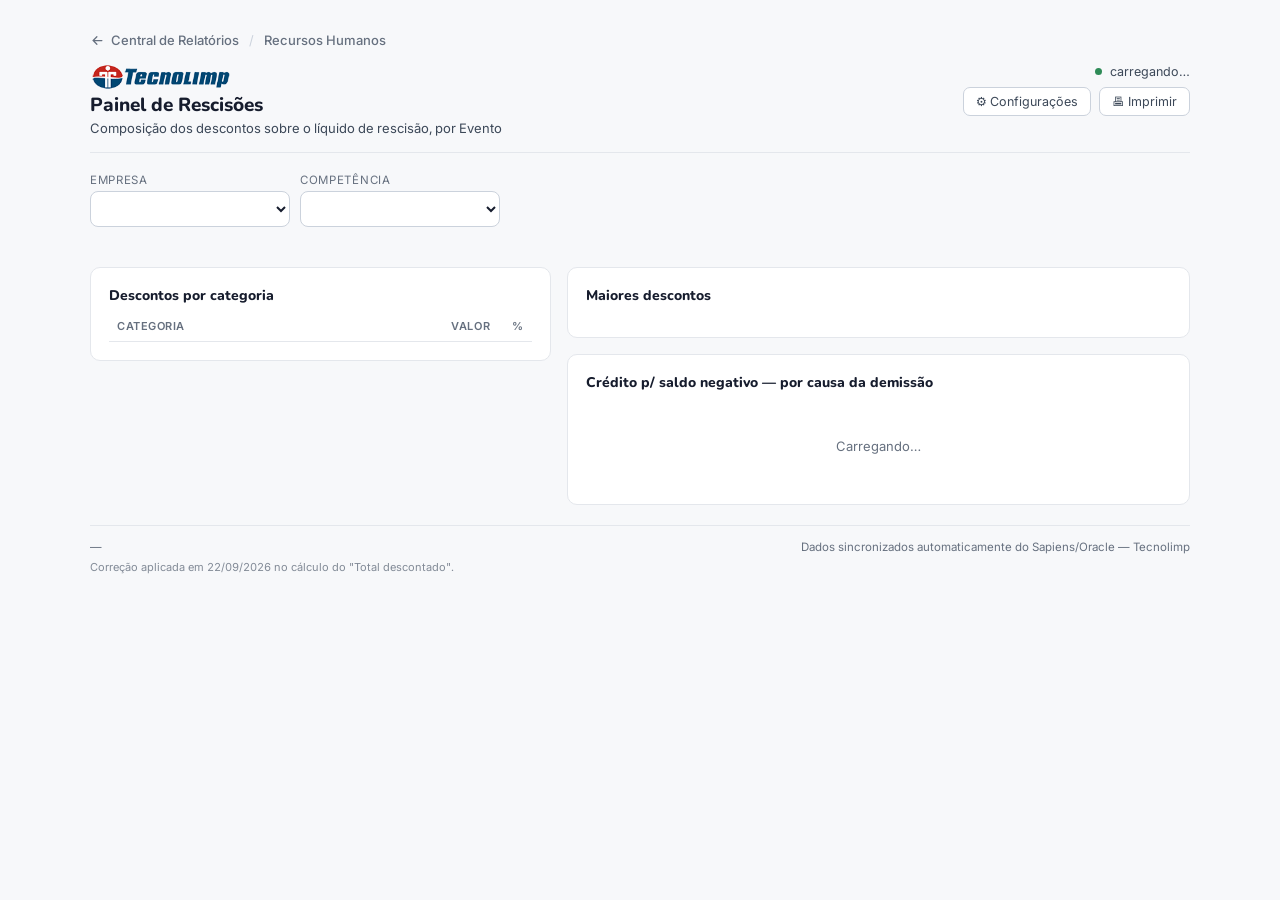
<file: site/relatorios/eventos/index.html>
<!doctype html>
<html lang="pt-BR">
<head>
<meta charset="utf-8">
<meta name="viewport" content="width=device-width, initial-scale=1">
<title>Painel de Rescisões</title>
<link rel="icon" href="../../assets/favicon.ico" sizes="any">
<link rel="preconnect" href="https://fonts.gstatic.com" crossorigin>
<link rel="stylesheet" href="https://fonts.googleapis.com/css2?family=Nunito:wght@700;800&family=Inter:wght@400;500;600;700&display=swap">
<script src="../../assets/config.js"></script>
<script src="../../assets/auth.js"></script>
<style>
  /* barra da Central (login único) */
  .cbar{max-width:1100px;margin:0 auto 16px;display:flex;align-items:center;gap:10px;font-size:13px;font-family:'Inter',system-ui,sans-serif;}
  .cbar a.cb-link{display:inline-flex;align-items:center;gap:6px;color:#66707f;text-decoration:none;font-weight:500;}
  .cbar a.cb-link:hover{color:#004773;text-decoration:underline;}
  .cbar .cb-sep{color:#cbd2dc;}
  .cbar .cb-sp{flex:1;}
  .tc-user{position:relative;}
  .tc-user-btn{display:flex;align-items:center;gap:8px;border:1px solid #e4e7ec;background:#fff;border-radius:999px;padding:3px 10px 3px 3px;font:inherit;font-weight:600;color:#161c2d;cursor:pointer;}
  .tc-avatar{width:28px;height:28px;border-radius:50%;background:#004773;color:#fff;display:grid;place-items:center;font-size:11.5px;font-weight:700;}
  .tc-menu{position:absolute;right:0;top:calc(100% + 6px);min-width:230px;background:#fff;border:1px solid #e4e7ec;border-radius:12px;box-shadow:0 10px 28px -10px rgba(0,42,69,.25);padding:6px;z-index:30;}
  .tc-menu-head{padding:8px 12px;border-bottom:1px solid #e4e7ec;margin-bottom:4px;display:flex;flex-direction:column;}
  .tc-menu-head span{color:#66707f;font-size:12px;}
  .tc-menu a,.tc-menu button{display:block;width:100%;text-align:left;padding:8px 12px;border-radius:8px;color:#161c2d;text-decoration:none;font:inherit;background:none;border:0;cursor:pointer;}
  .tc-menu a:hover,.tc-menu button:hover{background:#eaf1f6;}
  .tc-menu .tc-sair{color:#c4261d;}
  [hidden]{display:none !important;}
  @media (max-width:560px){ .tc-user-nome,.cb-area{display:none;} }
  @media print{ .cbar{display:none !important;} }

  :root{
    --brand:#004773;
    --brand-600:#00385c;
    --brand-050:#e6eef3;
    --critical:#c4261d;
    --critical-050:#fbeae9;
    --text-primary:#161c2d;
    --text-secondary:#3c4858;
    --text-muted:#66707f;
    --surface:#f7f8fa;
    --surface-raised:#ffffff;
    --border:#e4e7ec;
    --border-strong:#cbd2dc;
    --ramp-1:#e6eef3;
    --ramp-2:#c3d7e3;
    --ramp-3:#8fb3cb;
    --ramp-4:#4a87ae;
    --ramp-5:#1f6690;
    --ramp-6:#004773;
    --focus:#1f6690;
    color-scheme: light;
  }

  *{box-sizing:border-box;}
  body{
    background:var(--surface);
    color:var(--text-primary);
    font-family:'Inter',system-ui,sans-serif;
    padding-inline:20px;
    padding-block:24px;
    font-variant-numeric:tabular-nums;
  }
  h1,h2,h3,.brand-mark{font-family:'Nunito',system-ui,sans-serif;}

  .wrap{max-width:1100px;margin-inline:auto;display:flex;flex-direction:column;gap:20px;}

  /* header */
  .topbar{
    display:flex;justify-content:space-between;align-items:flex-start;flex-wrap:nowrap;gap:16px;
    padding-bottom:16px;border-bottom:1px solid var(--border);
  }
  .topbar-title{min-width:0;flex:1 1 auto;}
  .topbar-actions-col{flex:none;}
  .brand-row{display:flex;align-items:center;gap:10px;}
  .brand-logo{height:26px;width:auto;display:block;}
  h1{font-size:19px;font-weight:800;margin:4px 0 2px;color:var(--text-primary);text-wrap:balance;line-height:1.25;}
  .subtitle{font-size:13px;color:var(--text-secondary);}
  .status-row{display:flex;align-items:center;gap:8px;font-size:12.5px;color:var(--text-secondary);}
  .dot{width:7px;height:7px;border-radius:50%;background:#2E8B57;flex:none;}
  .dot.stale{background:var(--text-muted);}
  .dot.pulse{animation:pulse 2s infinite;}
  @keyframes pulse{0%,100%{opacity:1;}50%{opacity:.35;}}
  .gear-btn{
    border:1px solid var(--border-strong);background:var(--surface-raised);color:var(--text-secondary);
    font:inherit;font-size:12.5px;padding:6px 12px;border-radius:7px;cursor:pointer;
    text-decoration:none;display:inline-block;
  }
  .gear-btn:hover{border-color:var(--brand);color:var(--brand);}
  .gear-btn:focus-visible{outline:2px solid var(--focus);outline-offset:2px;}

  /* filters */
  .filters{display:flex;gap:10px;flex-wrap:wrap;align-items:center;}
  select{
    font:inherit;font-size:13.5px;color:var(--text-primary);background:var(--surface-raised);
    border:1px solid var(--border-strong);border-radius:8px;padding:8px 12px;min-width:200px;
  }
  select:focus-visible{outline:2px solid var(--focus);outline-offset:1px;}
  label.f-label{font-size:11.5px;text-transform:uppercase;letter-spacing:.06em;color:var(--text-muted);display:block;margin-bottom:4px;}
  .filter-group{display:flex;flex-direction:column;}

  /* stat tiles */
  .stats{display:grid;grid-template-columns:repeat(4,1fr);gap:12px;}
  @media (max-width:700px){.stats{grid-template-columns:repeat(2,1fr);}}
  .tile{
    background:var(--surface-raised);border:1px solid var(--border);border-radius:10px;
    padding:16px 16px 14px;display:flex;flex-direction:column;gap:6px;
  }
  .tile-label{font-size:12px;color:var(--text-secondary);}
  .tile-value{font-size:24px;font-weight:800;font-family:'Nunito',sans-serif;letter-spacing:-.01em;}
  .tile.critical{border-color:color-mix(in srgb, var(--critical) 35%, var(--border));background:var(--critical-050);}
  .tile.critical .tile-value{color:var(--critical);}
  .tile-sub{font-size:11.5px;color:var(--text-muted);}

  /* content grid */
  .content{display:grid;grid-template-columns:minmax(0,.85fr) minmax(0,1.15fr);gap:16px;align-items:start;}
  @media (max-width:820px){.content{grid-template-columns:1fr;}}
  .card{background:var(--surface-raised);border:1px solid var(--border);border-radius:10px;padding:18px;}
  .card h2{font-size:14px;font-weight:800;margin:0 0 14px;color:var(--text-primary);}

  table{width:100%;border-collapse:collapse;font-size:13px;}
  th{
    text-align:left;font-size:11px;text-transform:uppercase;letter-spacing:.05em;color:var(--text-muted);
    font-weight:600;padding:0 8px 8px;border-bottom:1px solid var(--border);
  }
  th.num,td.num{text-align:right;white-space:nowrap;}
  #tbl-body td.num,.card thead th.num{width:1%;padding-left:14px;}
  #tbl-body td.num + td.num{width:64px;}
  td{padding:8px;border-bottom:1px solid var(--border);color:var(--text-primary);}
  tr:last-child td{border-bottom:none;}
  .cat-name{font-weight:600;}
  .cat-code{color:var(--text-muted);font-size:11px;overflow-wrap:anywhere;line-height:1.3;}
  .table-scroll{overflow-x:auto;}

  /* chart */
  .chart-row{display:flex;align-items:center;gap:10px;padding:6px 0;}
  .chart-label{width:132px;flex:none;font-size:12px;color:var(--text-secondary);text-align:right;
    overflow:hidden;text-overflow:ellipsis;white-space:nowrap;}
  .chart-track{flex:1;background:var(--ramp-1);border-radius:4px;height:16px;position:relative;overflow:hidden;}
  .chart-fill{height:100%;border-radius:4px;min-width:2px;}
  .chart-value{width:92px;flex:none;font-size:12px;font-weight:600;color:var(--text-primary);}
  .chart-row:hover .chart-label{color:var(--text-primary);}
  .chart-row:hover .chart-track{outline:2px solid var(--focus);outline-offset:1px;}

  .chart-axis{padding-top:2px;margin-top:2px;border-top:1px solid var(--border);}
  .chart-axis-track{flex:1;display:flex;justify-content:space-between;font-size:10.5px;color:var(--text-muted);}

  /* coluna direita: gráfico de líquido negativo + crédito por causa, empilhados */
  .col-right{display:flex;flex-direction:column;gap:16px;min-width:0;}

  /* crédito p/ saldo negativo por causa: [nome da causa + barra] | Qtd | Valor | Média | % */
  .cz-row{display:grid;grid-template-columns:minmax(0,1fr) 30px 98px 82px 54px 96px;gap:8px;align-items:end;padding:5px 0;
    font-size:12px;font-variant-numeric:tabular-nums;}
  .cz-cause{min-width:0;display:flex;flex-direction:column;gap:3px;}
  .cz-label{color:var(--text-secondary);line-height:1.25;overflow-wrap:anywhere;} /* quebra linha em vez de cortar o nome da causa */
  .cz-row .chart-track{flex:none;height:12px;}
  .cz-row .num{text-align:right;color:var(--text-primary);line-height:1.2;}
  .cz-row .cz-valor{font-weight:600;}
  .cz-head{font-size:10.5px;text-transform:uppercase;letter-spacing:.04em;color:var(--text-muted);font-weight:600;
    border-bottom:1px solid var(--border);padding:0 0 6px;}
  .cz-head .num,.cz-head .cz-label{color:var(--text-muted);white-space:nowrap;}
  .cz-total{border-top:1px solid var(--border);margin-top:4px;padding-top:7px;font-weight:800;}
  .cz-total .cz-label{color:var(--text-primary);}
  .cz-row:not(.cz-head):not(.cz-total):hover .chart-track{outline:2px solid var(--focus);outline-offset:1px;}
  /* celular: nome + barra ocupam a linha toda; números numa segunda linha */
  @media (max-width:560px){
    .cz-row{grid-template-columns:34px 1fr 1fr 54px;row-gap:4px;column-gap:8px;}
    .cz-row .cz-aviso{grid-column:1 / -1;}
    .cz-row:not(.cz-head) .cz-aviso:not(:empty)::before{content:"Aviso prévio: ";color:var(--text-muted);font-weight:400;}
    .cz-row .cz-aviso:empty{display:none;}
    .cz-head .cz-aviso{display:none;}
    .cz-cause{grid-column:1 / -1;}
  }

  /* nomes dos eventos e das causas em negrito nos gráficos (tela e impressão) */
  .chart-label,.cz-row:not(.cz-head) .cz-label{font-weight:700;}

  .empty{padding:32px 8px;text-align:center;color:var(--text-muted);font-size:13px;}

  footer{font-size:11.5px;color:var(--text-muted);border-top:1px solid var(--border);padding-top:14px;
    display:flex;flex-direction:column;gap:6px;}
  footer .footer-row{display:flex;justify-content:space-between;flex-wrap:wrap;gap:8px;}
  footer .footer-notice{font-size:11px;color:var(--text-muted);opacity:.8;}


  /* cabeçalho exclusivo de impressão */
  .print-only{display:none;}
  .print-header-row{display:flex;align-items:center;gap:14px;}
  .print-logo{height:30px;width:auto;}
  .print-title{font-family:'Nunito',sans-serif;font-size:19px;font-weight:800;color:var(--brand);}
  .print-subtitle{font-size:11.5px;color:var(--text-secondary);}
  .print-meta{display:flex;gap:20px;flex-wrap:wrap;font-size:11.5px;color:var(--text-secondary);margin-top:8px;padding-bottom:10px;border-bottom:1px solid var(--border);}
  .print-meta strong{color:var(--text-primary);font-weight:600;}

  @media print{
    *{-webkit-print-color-adjust:exact;print-color-adjust:exact;color-adjust:exact;}
    body{padding:0;background:#fff;font-size:13px;}
    .topbar .topbar-actions, #pdf-btn, #cfg-link, .filters{display:none !important;}
    .topbar{display:none;}
    .print-only{display:block;margin-bottom:6px;}
    #tbl-foot{display:table-footer-group;}
    .print-header-row{gap:10px;}
    .print-logo{height:24px;}
    .print-title{font-size:18px;}
    .print-subtitle{font-size:12px;}
    .print-meta{margin-top:4px;padding-bottom:6px;font-size:12px;gap:20px;}
    .wrap{max-width:100%;gap:6px;}
    .stats{display:none !important;} /* cards removidos na impressão, a pedido */
    /* na impressão: tabela mais estreita à esquerda, gráfico com barras à direita, lado a lado */
    .content{display:grid;grid-template-columns:0.85fr 1.15fr;gap:12px;align-items:start;margin-top:2px;}
    .card{border:1px solid #b9bfc8;box-shadow:none;padding:8px 10px;}
    .card h2{font-size:14px;margin:0 0 5px;}
    footer{display:none !important;} /* remove o rodapé com link na impressão */

    /* tabela em estilo planilha: grade completa, linhas compactas e zebradas em amarelo, como a planilha de origem */
    table{font-size:11.5px;border-collapse:collapse;width:100%;}
    th{background:#004773;color:#fff;padding:4px 7px;border:1px solid #b9bfc8;text-transform:none;letter-spacing:0;font-size:11.5px;}
    td{padding:3px 7px;border:1px solid #d7dbe1;line-height:1.25;}
    tbody tr:nth-child(odd) td{background:#fff9db;}
    tbody tr:nth-child(even) td{background:#ffffff;}
    .cat-code{display:none;}
    tr{break-inside:avoid;}

    .chart-row{padding:2px 0;}
    .chart-track{height:12px;}
    .chart-label{width:132px;font-size:11px;}
    .chart-value{width:74px;font-size:11px;}
    .col-right{gap:8px;}
    .cz-row{grid-template-columns:minmax(0,1fr) 26px 82px 66px 42px 90px;gap:6px;padding:2px 0;font-size:11px;}
    .cz-row .cz-aviso{display:block !important;grid-column:auto !important;}
    .cz-row .cz-aviso::before{content:none !important;}
    .cz-head{font-size:10px;padding-bottom:3px;}
    .cz-row .chart-track{height:9px;}
    /* causa + barra na mesma linha (economiza altura) */
    .cz-cause{flex-direction:row;align-items:center;gap:6px;}
    .cz-cause .cz-label{flex:none;width:186px;font-size:10px;overflow:hidden;text-overflow:ellipsis;white-space:nowrap;}
    .cz-cause .chart-track{flex:1;}
    .cz-row{align-items:center;}
    /* tudo em uma página: o JS calcula --print-zoom no beforeprint */
    .content{zoom:var(--print-zoom,1);}

    /* linhas de totais em destaque, ao final da tabela, maiores e em negrito */
    tfoot td{font-weight:800;border:1px solid #8a9099;padding:6px 7px;font-size:13.5px;}
    tfoot tr.tot-geral td{background:#d7ecd9;color:#1d5c33;}
    tfoot tr.tot-credito td{background:#fff2b8;color:#7a5b00;}
    tfoot tr.tot-liquido td{background:#fff2b8;color:#7a5b00;}
    @page{size:A4 landscape;margin:10mm 12mm;}
  }
</style>
</head>
<body>
<nav class="cbar" aria-label="Navegação da Central">
  <a class="cb-link" href="../../index.html"><svg width="15" height="15" viewBox="0 0 24 24" fill="none" stroke="currentColor" stroke-width="2" stroke-linecap="round" aria-hidden="true"><path d="M19 12H5M11 6l-6 6 6 6"/></svg>Central de Relatórios</a>
  <span class="cb-sep cb-area">/</span><a class="cb-link cb-area" href="../../area.html?a=rh">Recursos Humanos</a>
  <span class="cb-sp"></span><div id="user-slot"></div>
</nav>
<div class="wrap">
  <div class="topbar">
    <div class="topbar-title">
      <div class="brand-row"><img class="brand-logo" alt="Tecnolimp" src="../../assets/tecnolimplogo.png"></div>
      <h1 id="main-title">Painel de Rescisões</h1>
      <div class="subtitle">Composição dos descontos sobre o líquido de rescisão, por Evento</div>
    </div>
    <div class="topbar-actions-col" style="display:flex;flex-direction:column;align-items:flex-end;gap:8px;">
      <div class="status-row"><span class="dot pulse" id="status-dot"></span><span id="status-text">carregando…</span></div>
      <div style="display:flex;gap:8px;align-items:center;">
        <a class="gear-btn" id="cfg-link" href="configuracoes.html" title="Configurar eventos e categorias do relatório">⚙ Configurações</a>
        <button class="gear-btn" id="pdf-btn" type="button">🖶 Imprimir</button>
      </div>
    </div>
  </div>

  <div class="filters">
    <div class="filter-group">
      <label class="f-label" for="sel-empresa">Empresa</label>
      <select id="sel-empresa"></select>
    </div>
    <div class="filter-group">
      <label class="f-label" for="sel-competencia">Competência</label>
      <select id="sel-competencia"></select>
    </div>
  </div>

  <div id="print-header" class="print-only">
    <div class="print-header-row">
      <img class="print-logo" alt="Tecnolimp" src="../../assets/tecnolimplogo.png">
      <div class="print-title-block">
        <div class="print-title" id="print-report-title">Painel de Rescisões</div>
        <div class="print-subtitle">Composição dos descontos sobre o líquido de rescisão, por Evento</div>
      </div>
    </div>
    <div class="print-meta">
      <span><strong>Empresa:</strong> <span id="print-empresa">—</span></span>
      <span><strong>Competência:</strong> <span id="print-competencia">—</span></span>
      <span><strong>Emitido em:</strong> <span id="print-emitido">—</span></span>
    </div>
  </div>

  <div class="stats" id="stats"></div>

  <div class="content">
    <div class="card">
      <h2>Descontos por categoria</h2>
      <div class="table-scroll">
        <table>
          <thead><tr><th>Categoria</th><th class="num">Valor</th><th class="num">%</th></tr></thead>
          <tbody id="tbl-body"></tbody>
          <tfoot id="tbl-foot" class="print-only"></tfoot>
        </table>
      </div>
    </div>
    <div class="col-right">
      <div class="card">
        <h2 id="chart-title">Maiores descontos</h2>
        <div id="chart-body"></div>
      </div>
      <div class="card" id="causas-card">
        <h2 id="causas-title">Crédito p/ saldo negativo — por causa da demissão</h2>
        <div id="causas-body"><div class="empty">Carregando…</div></div>
      </div>
    </div>
  </div>

  <footer>
    <div class="footer-row">
      <span id="footer-audit">—</span>
      <span>Dados sincronizados automaticamente do Sapiens/Oracle — Tecnolimp</span>
    </div>
    <div class="footer-notice">Correção aplicada em 22/09/2026 no cálculo do "Total descontado".</div>
  </footer>
</div>

<script>
(function(){
  "use strict";
  // Acesso pela Central de Relatórios (login único + permissão por relatório,
  // decisão do gestor em 05/10/2026). Configurações: só administradores.
  document.getElementById("pdf-btn").addEventListener("click", function(){
    var tituloOriginal = document.title;
    document.title = " "; // reduz o texto que o navegador injeta no cabeçalho de impressão
    window.print();
    setTimeout(function(){ document.title = tituloOriginal; }, 500);
  });


  // Leitura via sessão da Central (login único). O banco só devolve dados
  // para quem tem acesso ao relatório "eventos" (RLS: central.pode_ver_relatorio).
  function sb(path, opts){ return TC.rest(path, opts); }

  var fmtBRL = new Intl.NumberFormat("pt-BR", {style:"currency", currency:"BRL", minimumFractionDigits:2, maximumFractionDigits:2});
  var fmtPct = new Intl.NumberFormat("pt-BR", {minimumFractionDigits:2, maximumFractionDigits:2}); // tabela de descontos por categoria
  var fmtPctCard = new Intl.NumberFormat("pt-BR", {minimumFractionDigits:1, maximumFractionDigits:1}); // cards do topo
  var fmtDate = new Intl.DateTimeFormat("pt-BR", {day:"2-digit", month:"2-digit", hour:"2-digit", minute:"2-digit"});

  var state = { empresas: [], eventos: [], numemp: null, codcal: null, resumos: [], valores: [], causas: [], empresasPermitidas: null };

  // Garante que todas as categorias ativas de config_eventos apareçam na
  // competência, mesmo sem movimento (valor 0) — evita a tabela/gráfico
  // "encolherem" em meses com menos eventos reais que outros.
  function mergeComCategoriasFixas(rows){
    if(!state.eventos.length) return rows;
    var porCodigo = {};
    rows.forEach(function(r){ porCodigo[r.evento_codigo] = r; });
    return state.eventos.filter(function(e){ return e.ativo; }).map(function(e){
      return porCodigo[e.codigo] || {
        numemp: state.numemp, codcal: state.codcal,
        evento_codigo: e.codigo, categoria: e.categoria,
        valor: 0, percentual: 0
      };
    });
  }

  function rampFor(rank, total){
    var steps = ["--ramp-1","--ramp-2","--ramp-3","--ramp-4","--ramp-5","--ramp-6"];
    var idx = Math.min(steps.length - 1, Math.floor((rank / Math.max(1,total)) * steps.length));
    return "var(" + steps[steps.length - 1 - idx] + ")";
  }

  function renderStats(resumo){
    var el = document.getElementById("stats");
    if(!resumo){ el.innerHTML = '<div class="empty" style="grid-column:1/-1;">Sem dados para esta competência ainda.</div>'; return; }
    el.innerHTML = [
      tile("Total descontado", fmtBRL.format(resumo.total_desconto_valor), false, "Soma de todos os eventos de desconto da competência."),
      tile("Valor descontado", fmtBRL.format(resumo.total_desconto_valor - resumo.credito_valor) + " (" + fmtPctCard.format(resumo.valor_descontado_percentual) + "%)", true, "Total descontado menos o crédito p/ saldo negativo."),
      tile("Crédito para saldo negativo", fmtBRL.format(resumo.credito_valor) + " (" + fmtPctCard.format(resumo.credito_percentual) + "%)", false, "Valor coberto pela empresa quando os descontos superam o líquido devido ao colaborador."),
      tile("Líquido da rescisão", fmtBRL.format(resumo.liquido_rescisao_valor), false, "Valor total da rescisão antes da aplicação dos descontos.")
    ].join("");
    function tile(label, value, critical, sub){
      return '<div class="tile' + (critical ? ' critical' : '') + '"><div class="tile-label">' + label + '</div><div class="tile-value">' + value + '</div>' +
        (sub ? '<div class="tile-sub">' + sub + '</div>' : '') + '</div>';
    }
  }

  function renderTable(valores){
    var body = document.getElementById("tbl-body");
    if(!valores.length){ body.innerHTML = '<tr><td colspan="3" class="empty">Nenhum evento com valor nesta competência.</td></tr>'; return; }
    var sorted = valores.slice().sort(function(a,b){ return b.valor - a.valor; });
    body.innerHTML = sorted.map(function(v){
      return '<tr><td><div class="cat-name">' + escapeHtml(v.categoria) + '</div><div class="cat-code">' + escapeHtml(v.evento_codigo) + '</div></td>' +
        '<td class="num">' + fmtBRL.format(v.valor) + '</td>' +
        '<td class="num">' + fmtPct.format(v.percentual) + '%</td></tr>';
    }).join("");
  }

  // linhas de totais em destaque no rodapé da tabela — visíveis só na impressão, no padrão da planilha
  function renderTableFoot(resumo){
    var foot = document.getElementById("tbl-foot");
    if(!resumo){ foot.innerHTML = ""; return; }
    var valorDescontado = resumo.total_desconto_valor - resumo.credito_valor;
    foot.innerHTML =
      '<tr class="tot-geral"><td>Total Desconto</td><td class="num">' + fmtBRL.format(resumo.total_desconto_valor) + '</td><td class="num">--</td></tr>' +
      '<tr class="tot-credito"><td>Crédito p/ saldo negativo</td><td class="num">' + fmtBRL.format(resumo.credito_valor) + '</td><td class="num">' + fmtPct.format(resumo.credito_percentual) + '%</td></tr>' +
      '<tr class="tot-liquido"><td>Valor descontado</td><td class="num">' + fmtBRL.format(valorDescontado) + '</td><td class="num">' + fmtPct.format(resumo.valor_descontado_percentual) + '%</td></tr>';
  }

  function renderChart(valores, limite){
    var el = document.getElementById("chart-body");
    var sorted = valores.filter(function(v){return v.valor > 0;}).sort(function(a,b){ return b.valor - a.valor; });
    if(limite){ sorted = sorted.slice(0, limite); }
    if(!sorted.length){ el.innerHTML = '<div class="empty">Sem valores para exibir.</div>'; return; }
    var max = sorted[0].valor;
    var linhas = sorted.map(function(v, i){
      var pct = Math.max(2, (v.valor / max) * 100);
      return '<div class="chart-row" title="' + escapeHtml(v.categoria) + ': ' + fmtBRL.format(v.valor) + ' (' + fmtPct.format(v.percentual) + '%)">' +
        '<div class="chart-label">' + escapeHtml(v.categoria) + '</div>' +
        '<div class="chart-track"><div class="chart-fill" style="width:' + pct + '%;background:' + rampFor(i, sorted.length) + ';"></div></div>' +
        '<div class="chart-value">' + fmtBRL.format(v.valor) + '</div></div>';
    }).join("");
    // eixo X (0–100%) alinhado com a área do chart-track: espaço reservado igual ao chart-label + gap
    var eixo = '<div class="chart-row chart-axis">' +
      '<div class="chart-label"></div>' +
      '<div class="chart-axis-track"><span>0%</span><span>25%</span><span>50%</span><span>75%</span><span>100%</span></div>' +
      '<div class="chart-value"></div></div>';
    el.innerHTML = linhas + eixo;
  }

  // Crédito p/ saldo negativo por causa da demissão (R042CAU via sync).
  // Mesma escala/cores do gráfico de líquido negativo; tela e impressão iguais.
  function renderCausas(rows){
    state.causas = rows || [];
    var el = document.getElementById("causas-body");
    if(rows === null){ el.innerHTML = '<div class="empty">Detalhamento por causa indisponível no momento.</div>'; return; }
    var sorted = (rows || []).filter(function(r){ return Number(r.valor) > 0; })
      .sort(function(a,b){ return b.valor - a.valor; });
    if(!sorted.length){ el.innerHTML = '<div class="empty">Sem crédito p/ saldo negativo nesta competência.</div>'; return; }
    var max = Number(sorted[0].valor);
    var totQtd = 0, totValor = 0, totAviso = 0, temAviso = false;
    var head = '<div class="cz-row cz-head"><div class="cz-cause"><div class="cz-label">Causa</div></div>' +
      '<div class="num">Qtd</div><div class="num">Valor</div><div class="num">Média</div><div class="num">%</div><div class="num cz-aviso">Aviso prévio</div></div>';
    var linhas = sorted.map(function(r, i){
      var valor = Number(r.valor), qtd = Number(r.quantidade);
      totQtd += qtd; totValor += valor;
      if (r.aviso_previo != null) { totAviso += Number(r.aviso_previo); temAviso = true; }
      var w = Math.max(2, (valor / max) * 100);
      return '<div class="cz-row" title="' + escapeHtml(r.causa_descricao) + ': ' + qtd + ' colaborador(es), ' + fmtBRL.format(valor) + '">' +
        '<div class="cz-cause"><div class="cz-label">' + escapeHtml(r.causa_descricao) + '</div>' +
        '<div class="chart-track"><div class="chart-fill" style="width:' + w + '%;background:' + rampFor(i, sorted.length) + ';"></div></div></div>' +
        '<div class="num">' + qtd + '</div>' +
        '<div class="num cz-valor">' + fmtBRL.format(valor) + '</div>' +
        '<div class="num">' + fmtBRL.format(Number(r.media)) + '</div>' +
        '<div class="num">' + fmtPct.format(Number(r.percentual)) + '%</div>' +
        '<div class="num cz-aviso">' + (r.aviso_previo == null ? '' : fmtBRL.format(Number(r.aviso_previo))) + '</div></div>';
    }).join("");
    var total = '<div class="cz-row cz-total"><div class="cz-cause"><div class="cz-label">Total</div></div>' +
      '<div class="num">' + totQtd + '</div>' +
      '<div class="num">' + fmtBRL.format(totValor) + '</div>' +
      '<div class="num">' + fmtBRL.format(totQtd ? totValor / totQtd : 0) + '</div>' +
      '<div class="num">100,00%</div><div class="num cz-aviso">' + (temAviso ? fmtBRL.format(totAviso) : '') + '</div></div>';
    el.innerHTML = head + linhas + total;
  }

  function escapeHtml(s){
    return String(s == null ? "" : s).replace(/[&<>"']/g, function(c){
      return {"&":"&amp;","<":"&lt;",">":"&gt;",'"':"&quot;","'":"&#39;"}[c];
    });
  }

  function setStatus(resumo){
    var dot = document.getElementById("status-dot");
    var text = document.getElementById("status-text");
    if(!resumo){ dot.className = "dot stale"; text.textContent = "sem dados"; return; }
    var d = new Date(resumo.atualizado_em);
    var ageH = (Date.now() - d.getTime()) / 3600000;
    dot.className = ageH < 30 ? "dot pulse" : "dot stale";
    text.textContent = "atualizado em " + fmtDate.format(d);
  }

  function loadResumoEValores(){
    var resumo = state.resumos.find(function(r){ return r.numemp === state.numemp && r.codcal === state.codcal; });
    setStatus(resumo);
    renderStats(resumo);
    updatePrintHeader(resumo);
    renderTableFoot(resumo);
    sb("painel_eventos_valores?numemp=eq." + state.numemp + "&codcal=eq." + state.codcal).then(function(rows){
      state.valores = mergeComCategoriasFixas(rows || []);
      renderTable(state.valores);
      renderChart(state.valores);
    }).catch(function(){
      renderTable([]); renderChart([]);
    });
    sb("painel_credito_causas?numemp=eq." + state.numemp + "&codcal=eq." + state.codcal + "&order=valor.desc")
      .then(function(rows){ renderCausas(rows || []); })
      .catch(function(){ renderCausas(null); });
  }

  function updatePrintHeader(resumo){
    var selEmpresa = document.getElementById("sel-empresa");
    var nomeEmp = selEmpresa.options[selEmpresa.selectedIndex] ? selEmpresa.options[selEmpresa.selectedIndex].text : "—";
    var competencia = resumo ? resumo.competencia_label : "—";
    document.getElementById("print-empresa").textContent = nomeEmp;
    document.getElementById("print-competencia").textContent = competencia;
    document.getElementById("print-emitido").textContent = fmtDate.format(new Date());

    // título do relatório impresso: Empresa - FOLHA DE PAGAMENTO DEMITIDOS - Mês de competência
    var tituloRelatorio = nomeEmp.toUpperCase() + " - FOLHA DE PAGAMENTO DEMITIDOS - " + competencia.toUpperCase();
    document.getElementById("print-report-title").textContent = tituloRelatorio;

    // título principal do dashboard: mesmo padrão do relatório impresso
    document.getElementById("main-title").textContent = tituloRelatorio;

    // título do gráfico no dashboard: (Empresa) em uma linha, LÍQUIDO NEGATIVO - DEMITIDOS na outra
    document.getElementById("chart-title").innerHTML =
      "(" + escapeHtml(nomeEmp.toUpperCase()) + ")<br>LÍQUIDO NEGATIVO - DEMITIDOS";
    document.getElementById("causas-title").innerHTML =
      "(" + escapeHtml(nomeEmp.toUpperCase()) + ")<br>CRÉDITO P/ SALDO NEGATIVO - POR CAUSA DA DEMISSÃO";
  }

  // O gráfico sempre mostra todas as categorias com valor (nunca as zeradas), tanto na
  // tela quanto na impressão — sem limite de Top 10.
  // Já a tabela de descontos por categoria só oculta os eventos com valor zerado
  // (sem movimento na competência) na impressão — na tela eles continuam aparecendo
  // normalmente, só o PDF/impressão os esconde.
  // Impressão sempre em UMA página (A4 paisagem): estima a altura das duas colunas
  // pelo nº de linhas e reduz o conteúdo proporcionalmente só quando não couber.
  // Medidas calibradas no layout de impressão (px por linha/base de cada card).
  function ajustarImpressaoUmaPagina(){
    var nTab = state.valores.filter(function(v){ return v.valor !== 0; }).length;
    var nChart = state.valores.filter(function(v){ return v.valor > 0; }).length;
    var nCausas = (state.causas || []).filter(function(r){ return Number(r.valor) > 0; }).length;
    var esquerda = 170 + 21.5 * nTab;
    var direita = (76 + 17 * nChart) + 8 + (98 + 17.5 * nCausas);
    var disponivel = 646 * 0.97; // área útil da página abaixo do cabeçalho, com folga
    var zoom = Math.min(1, disponivel / Math.max(esquerda, direita));
    document.documentElement.style.setProperty("--print-zoom", zoom.toFixed(3));
  }

  window.addEventListener("beforeprint", function(){
    renderChart(state.valores);
    renderTable(state.valores.filter(function(v){ return v.valor !== 0; }));
    ajustarImpressaoUmaPagina();
  });
  window.addEventListener("afterprint", function(){
    renderChart(state.valores);
    renderTable(state.valores); // volta a mostrar todas, incluindo zeradas, na tela
  });

  function populateCompetencias(){
    var selC = document.getElementById("sel-competencia");
    var opts = state.resumos.filter(function(r){ return r.numemp === state.numemp; })
      .sort(function(a,b){ return b.codcal.localeCompare(a.codcal); });
    selC.innerHTML = opts.map(function(r){
      return '<option value="' + r.codcal + '">' + escapeHtml(r.competencia_label) + '</option>';
    }).join("") || '<option value="">—</option>';
    state.codcal = opts.length ? opts[0].codcal : null;
    selC.value = state.codcal || "";
  }

  function loadResumos(){
    return sb("painel_resumo?numemp=eq." + state.numemp + "&order=codcal.desc").then(function(rows){
      state.resumos = state.resumos.filter(function(r){ return r.numemp !== state.numemp; }).concat(rows || []);
      populateCompetencias();
      loadResumoEValores();
    });
  }

  function populateEmpresas(){
    var sel = document.getElementById("sel-empresa");
    var ativos = state.empresas.filter(function(e){
      if(!e.ativo) return false;
      if(state.empresasPermitidas === null) return true; // admin: vê todas
      return state.empresasPermitidas.indexOf(e.numemp) !== -1;
    });
    sel.innerHTML = ativos.map(function(e){
      return '<option value="' + e.numemp + '">' + escapeHtml(e.nome_empresa || ("Empresa " + e.numemp)) + '</option>';
    }).join("") || '<option value="">Nenhuma empresa ativa</option>';
    state.numemp = ativos.length ? ativos[0].numemp : null;
    sel.value = state.numemp || "";
  }

  function loadAll(){
    Promise.all([
      sb("config_empresas?order=numemp.asc"),
      sb("integracao_auditoria?order=inicio.desc&limit=1")
    ]).then(function(res){
      state.empresas = res[0] || [];
      state.empresasPermitidas = null;
      var audit = (res[1] || [])[0];
      document.getElementById("footer-audit").textContent = audit
        ? "Última sincronização Oracle → painel: " + fmtDate.format(new Date(audit.inicio)) + " · " + audit.registros_atualizados + " atualizados, " + audit.registros_novos + " novos" + (audit.status !== "SUCESSO" ? " · status: " + audit.status : "")
        : "Aguardando primeira sincronização automática.";
      populateEmpresas();
      if(state.numemp != null){ loadResumos(); }
      else {
        document.getElementById("stats").innerHTML = '<div class="empty" style="grid-column:1/-1;">Você ainda não tem empresas liberadas para visualização. Fale com o administrador.</div>';
      }
    });
    sb("config_eventos?order=ordem.asc.nullslast,categoria.asc").then(function(rows){
      state.eventos = rows || [];
    });
  }

  document.getElementById("sel-empresa").addEventListener("change", function(e){
    state.numemp = e.target.value ? Number(e.target.value) : null;
    if(state.numemp != null){ loadResumos(); }
  });
  document.getElementById("sel-competencia").addEventListener("change", function(e){
    state.codcal = e.target.value || null;
    loadResumoEValores();
  });

  TC.protegerRelatorio("eventos").then(function(perfil){
    TC.montarMenuUsuario(document.getElementById("user-slot"), perfil);
    if (!perfil.is_admin) document.getElementById("cfg-link").hidden = true;
    loadAll();
    setInterval(loadAll, 5 * 60 * 1000);
  });
})();
</script>
</body>
</html>
</file>
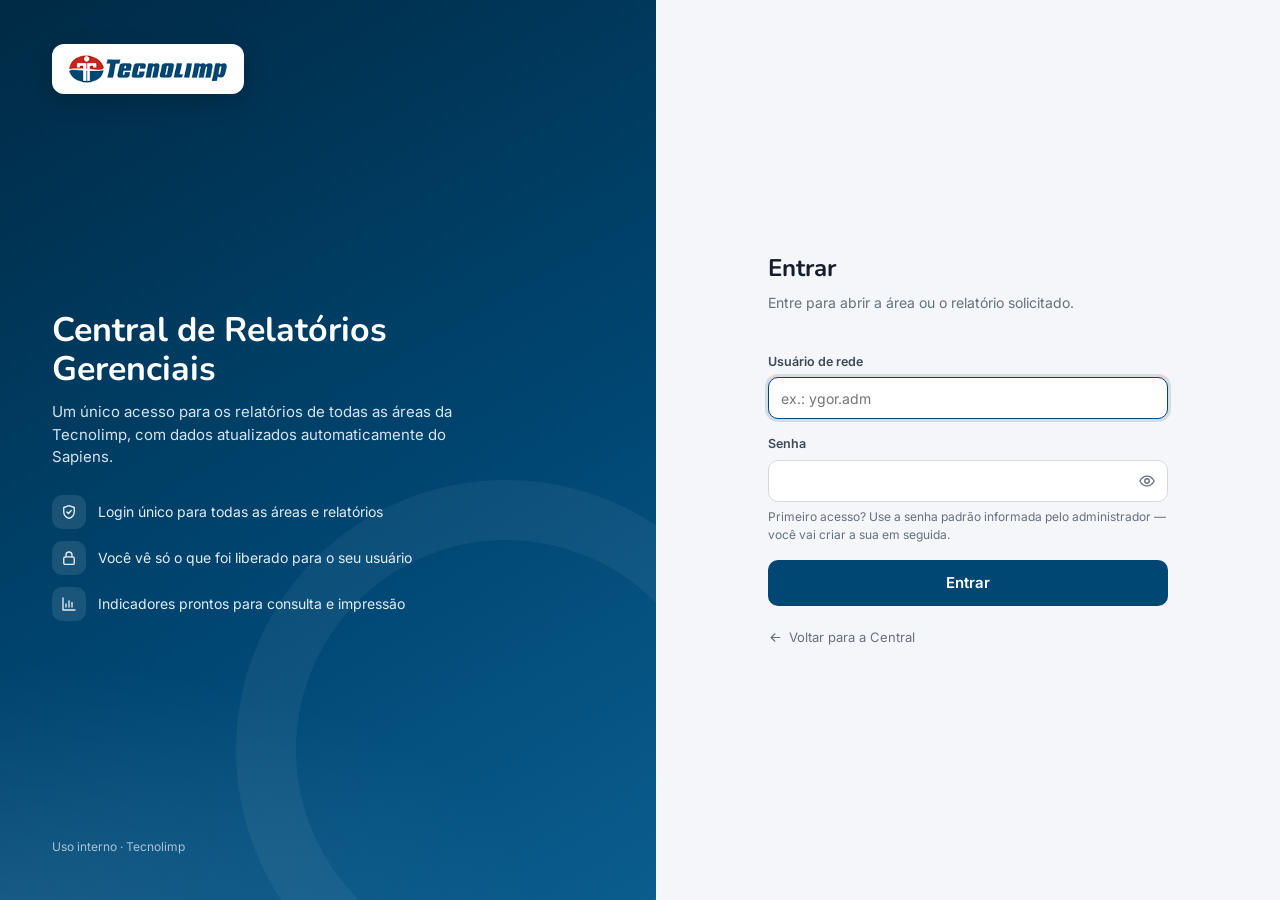
<file: site/relatorios/liberacao-holerites/index.html>
<!doctype html>
<html lang="pt-BR">
<head>
<meta charset="utf-8">
<meta name="viewport" content="width=device-width, initial-scale=1">
<title>Liberação de Holerites</title>
<link rel="icon" href="../../assets/favicon-tecnolimp.ico" sizes="16x16 32x32 48x48">
<link rel="preconnect" href="https://fonts.gstatic.com" crossorigin>
<link rel="stylesheet" href="https://fonts.googleapis.com/css2?family=Nunito:wght@700;800&family=Inter:wght@400;500;600;700&display=swap">
<link rel="stylesheet" href="painel.css">
<script src="../../assets/config.js"></script>
<script src="../../assets/auth.js"></script>
</head>
<body>

<nav class="cbar" aria-label="Navegação da Central">
  <a class="cb-link" href="../../index.html"><svg width="15" height="15" viewBox="0 0 24 24" fill="none" stroke="currentColor" stroke-width="2" stroke-linecap="round" aria-hidden="true"><path d="M19 12H5M11 6l-6 6 6 6"/></svg>Central de Relatórios</a>
  <span class="cb-sep cb-area">/</span><a class="cb-link cb-area" href="../../area.html?a=ti">T.I.</a>
  <span class="cb-sp"></span><div id="user-slot"></div>
</nav>

<main id="viewReport">
  <div class="head">
    <div>
      <h1>Liberação de holerites — RH 24h</h1>
      <div class="meta">Hoje: <b id="hoje">—</b> · <span data-tip="Última vez que o integrador leu as folhas (R044CAL) e as liberações (USU_TLIBHOL) do Sapiens.">Folhas lidas do Sapiens em</span> <b id="lastSync">—</b></div>
    </div>
    <div class="actions">
      <button class="btn" id="btnSync" title="Pede ao integrador para reler a R044CAL e a USU_TLIBHOL">↻ Atualizar do Sapiens</button>
      <button class="btn" id="btnPrint">Imprimir</button>
    </div>
  </div>

  <div class="tabs" role="tablist">
    <button class="tab" role="tab" data-tab="painel" aria-selected="true">Painel</button>
    <button class="tab" role="tab" data-tab="historico" aria-selected="false">Histórico</button>
    <button class="tab" role="tab" data-tab="como" aria-selected="false">Como funciona</button>
  </div>

  <div id="bannerWorker" class="banner warn hidden" role="alert">
    <span>⚠</span>
    <div><b>O integrador com o Sapiens não respondeu.</b> <span id="pendCount"></span> pedido(s) aguardando há mais de 1 minuto.
      Para urgência, use o SQL de contingência e depois clique em “Atualizar do Sapiens” — a alteração entra no histórico como “fora do painel”.</div>
  </div>

  <!-- ---------- PAINEL ---------- -->
  <section id="tabPainel">
    <div class="card overview" id="overview"></div>
    <div class="card">
      <div class="tbl-wrap"><table class="grid" id="grid"><tbody><tr><td class="carregando">Carregando…</td></tr></tbody></table></div>
      <div class="foot">
        <span>O portal mostra só os <b>3 meses mais recentes</b>: quando uma folha nova é calculada, ela entra à esquerda e o mês mais antigo sai.</span>
        <a href="#historico">Meses anteriores no Histórico →</a>
      </div>
    </div>
  </section>

  <!-- ---------- HISTÓRICO ---------- -->
  <section id="tabHistorico" class="hidden">
    <div class="card">
      <div class="filters">
        <select class="t" id="fEmp" aria-label="Empresa"><option value="">Todas as empresas</option></select>
        <select class="t" id="fComp" aria-label="Competência"><option value="">Todas as competências</option></select>
        <input class="t" id="fTxt" placeholder="Buscar usuário ou observação" aria-label="Buscar">
      </div>
      <div class="tbl-wrap"><table id="hist"></table></div>
    </div>
  </section>

  <!-- ---------- COMO FUNCIONA ---------- -->
  <section id="tabComo" class="hidden">
    <div class="banner info"><span>ℹ</span><div>Todo holerite nasce <b>bloqueado</b>. Ele só aparece no portal RH 24h quando a TI libera aqui, a pedido do RH. A trava fica no Sapiens (pré-seleção dos 15 modelos), então não dá para contornar pela URL do portal.</div></div>
    <div class="how">
      <div class="card"><h4>1. RH pede</h4><p>“Pode soltar setembro dia 04.” A TI abre a célula e escolhe <b>Agendar</b> na data pedida (ou Liberar agora). Para várias empresas de uma vez: “Todas ▾”. Não há data automática: só sai quando a TI libera.</p></div>
      <div class="card"><h4>2. Painel envia</h4><p>O clique vira um pedido. O integrador na TECNOLIMP12 grava na tabela <code>USU_TLIBHOL</code> do Sapiens e relê as folhas. Nada fica rodando em ciclo.</p></div>
      <div class="card"><h4>3. Portal obedece</h4><p>O agendamento não depende de nenhum processo: a data fica no Sapiens e o próprio holerite confere no dia. O colaborador nunca vê data: até sair, aparece só <b>🔒 Em breve</b>.</p></div>
    </div>
    <div class="card" style="padding:16px;margin-top:12px"><h4 style="margin:0 0 6px;font-family:var(--font-display);color:var(--color-primary)">Por que só 3 meses no painel?</h4>
      <p style="margin:0;color:var(--color-muted);font-size:13px;line-height:1.5">O combo do portal tem 3 posições (atual, anterior e há 2 meses). Mês fora dessa janela não aparece para ninguém, então não há o que liberar. Quando a folha do mês corrente já foi calculada, ela aparece como “Próxima” para a TI poder agendar antes.</p></div>
    <div class="card" style="padding:16px;margin-top:12px"><h4 style="margin:0 0 6px;font-family:var(--font-display);color:var(--color-primary)">Errou? Como desfazer</h4>
      <ul style="margin:0;padding-left:18px;color:var(--color-muted);font-size:13px;line-height:1.6">
        <li><b>Pedido ainda carregando:</b> “Cancelar pedido” na caixa de andamento. Só funciona antes de o integrador começar a gravar.</li>
        <li><b>Já liberado ou agendado:</b> abra a célula e use <b>↩ Reverter liberação</b> (ou “↩ Reverter” no Histórico). Volta a “🔒 Em breve” na hora.</li>
        <li><b>Bloqueou sem querer:</b> abra a célula e libere de novo (agora ou agendado).</li>
        <li><b>Painel ou integrador fora do ar:</b> SQL de contingência (manual da TI) e depois “Atualizar do Sapiens”.</li>
      </ul></div>
  </section>
</main>

<!-- ================= GAVETA ================= -->
<div class="overlay hidden" id="overlay"></div>
<aside class="drawer hidden" id="drawer" role="dialog" aria-modal="true" aria-labelledby="dTitle">
  <header>
    <div><h2 id="dTitle"></h2><div class="hint" id="dSub"></div></div>
    <button class="x" aria-label="Fechar" data-close>×</button>
  </header>
  <div class="body" id="dBody"></div>
  <footer>
    <button class="btn" data-close>Cancelar</button>
    <button class="btn primary" id="dApply">Aplicar</button>
  </footer>
</aside>

<!-- ================= MODAL ================= -->
<div class="overlay hidden" id="mOverlay"></div>
<div class="modal hidden" id="modal" role="dialog" aria-modal="true" aria-labelledby="mTitle">
  <div class="box">
    <header><h3 id="mTitle"></h3></header>
    <div class="body" id="mBody"></div>
    <footer id="mFoot"></footer>
  </div>
</div>

<!-- ================= CARREGAMENTO ================= -->
<div class="ld-wrap hidden" id="ldWrap">
  <div class="ld" id="ld" role="status" aria-live="polite">
    <div class="ld-orb" aria-hidden="true">
      <div class="halo"></div>
      <svg viewBox="0 0 100 100" class="r1"><circle cx="50" cy="50" r="46" fill="none" stroke="#004773" stroke-width="3.5" stroke-linecap="round" stroke-dasharray="90 200"/></svg>
      <svg viewBox="0 0 100 100" class="r2"><circle cx="50" cy="50" r="39" fill="none" stroke="#c4261d" stroke-width="3" stroke-linecap="round" stroke-dasharray="40 205"/></svg>
      <svg viewBox="0 0 100 100" class="okc"><circle cx="50" cy="50" r="46" fill="none" stroke="#137a3d" stroke-width="3.5"/>
        <path d="M33 51 l11 11 l23 -24" fill="none" stroke="#137a3d" stroke-width="5" stroke-linecap="round" stroke-linejoin="round"/></svg>
      <img src="tecnolimp-simbolo.png" alt="">
    </div>
    <h3 id="ldTit"></h3>
    <div class="sub" id="ldSub"></div>
    <ul class="steps" id="ldSteps"></ul>
    <div class="ld-bar" id="ldBar"><i></i></div>
    <div class="acts hidden" id="ldActs">
      <button class="btn" id="ldCancel" title="Tira o pedido da fila se o integrador ainda não começou a gravar">Cancelar pedido</button>
      <button class="btn primary hidden" id="ldOk">Entendi</button>
    </div>
  </div>
</div>

<script src="painel.js"></script>
</body>
</html>
</file>
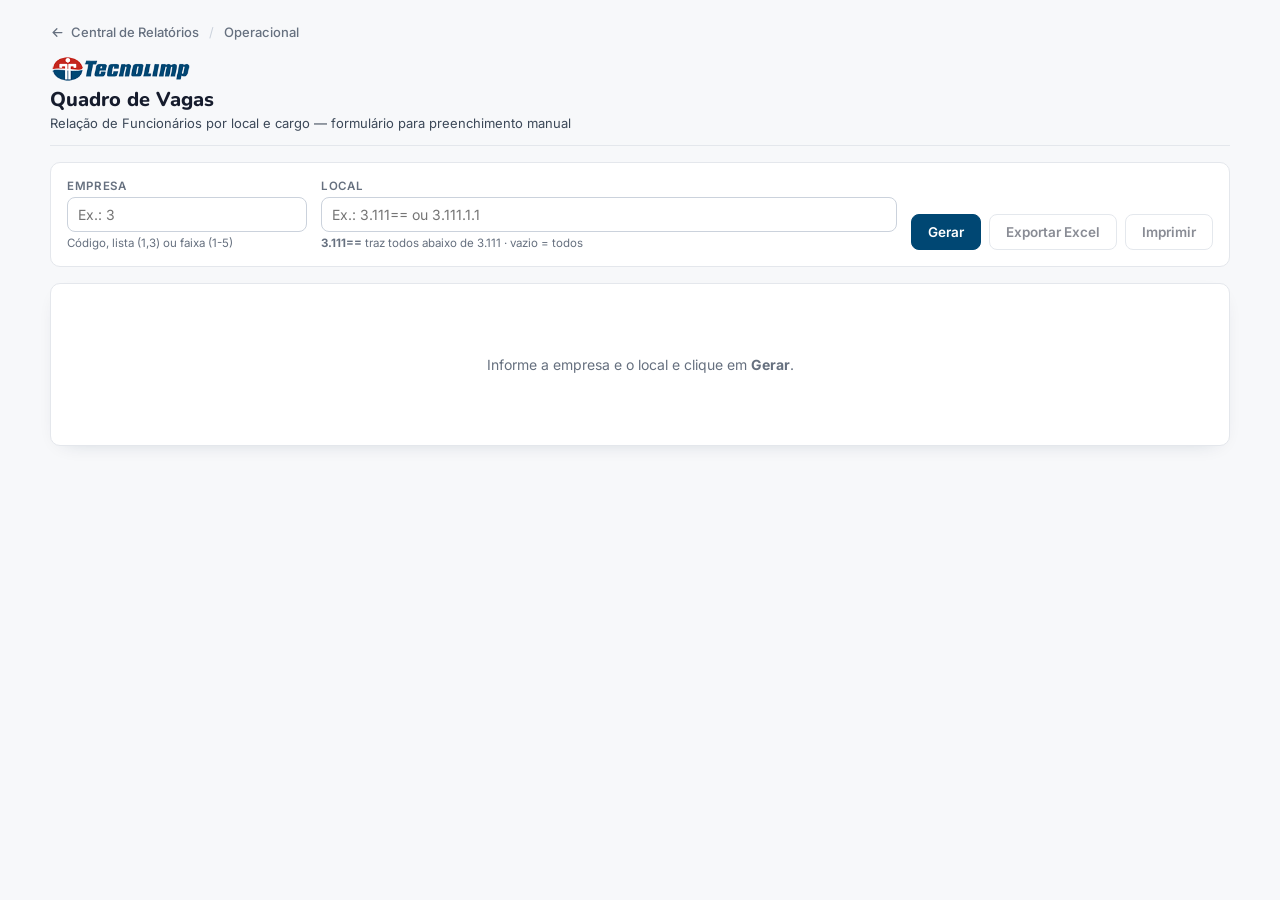
<file: site/relatorios/quadro-vagas/index.html>
<!doctype html>
<html lang="pt-BR">
<head>
<meta charset="utf-8">
<meta name="viewport" content="width=device-width, initial-scale=1">
<title>Quadro de Vagas</title>
<link rel="icon" href="../../assets/favicon-tecnolimp.ico" sizes="16x16 32x32 48x48">
<link rel="preconnect" href="https://fonts.gstatic.com" crossorigin>
<link rel="stylesheet" href="https://fonts.googleapis.com/css2?family=Nunito:wght@700;800&family=Inter:wght@400;500;600;700&display=swap">
<script src="../../assets/config.js"></script>
<script src="../../assets/auth.js"></script>
<script src="quadro-vagas.js"></script>
<style>
  /* barra da Central (login único) */
  .cbar{max-width:1180px;margin:0 auto 16px;display:flex;align-items:center;gap:10px;font-size:13px;}
  .cbar a.cb-link{display:inline-flex;align-items:center;gap:6px;color:#66707f;text-decoration:none;font-weight:500;}
  .cbar a.cb-link:hover{color:#004773;text-decoration:underline;}
  .cbar .cb-sep{color:#cbd2dc;}
  .cbar .cb-sp{flex:1;}
  .tc-user{position:relative;}
  .tc-user-btn{display:flex;align-items:center;gap:8px;border:1px solid #e4e7ec;background:#fff;border-radius:999px;padding:3px 10px 3px 3px;font:inherit;font-weight:600;color:#161c2d;cursor:pointer;}
  .tc-avatar{width:28px;height:28px;border-radius:50%;background:#004773;color:#fff;display:grid;place-items:center;font-size:11.5px;font-weight:700;}
  .tc-menu{position:absolute;right:0;top:calc(100% + 6px);min-width:230px;background:#fff;border:1px solid #e4e7ec;border-radius:12px;box-shadow:0 10px 28px -10px rgba(0,42,69,.25);padding:6px;z-index:30;}
  .tc-menu-head{padding:8px 12px;border-bottom:1px solid #e4e7ec;margin-bottom:4px;display:flex;flex-direction:column;}
  .tc-menu-head span{color:#66707f;font-size:12px;}
  .tc-menu a,.tc-menu button{display:block;width:100%;text-align:left;padding:8px 12px;border-radius:8px;color:#161c2d;text-decoration:none;font:inherit;background:none;border:0;cursor:pointer;}
  .tc-menu a:hover,.tc-menu button:hover{background:#eaf1f6;}
  .tc-menu .tc-sair{color:#c4261d;}
  [hidden]{display:none !important;}
  @media (max-width:560px){ .tc-user-nome,.cb-area{display:none;} }

  :root{
    --brand:#004773; --brand-600:#00385c; --brand-050:#e6eef3;
    --critical:#c4261d; --critical-050:#fbeae9;
    --text-primary:#161c2d; --text-secondary:#3c4858; --text-muted:#66707f;
    --surface:#f7f8fa; --surface-raised:#ffffff; --border:#e4e7ec; --border-strong:#cbd2dc;
    --focus:#1f6690;
    --qv-linha:#7f8896; --qv-cab:#d9e3ec; --qv-quadro:#f2f5f8;
    color-scheme: light;
  }
  *{box-sizing:border-box;}
  body{margin:0;background:var(--surface);color:var(--text-primary);font-family:'Inter',system-ui,sans-serif;padding:24px 16px;}
  h1{font-family:'Nunito',system-ui,sans-serif;font-size:20px;font-weight:800;margin:4px 0 2px;}
  .wrap{max-width:1180px;margin:0 auto;display:flex;flex-direction:column;gap:16px;}
  .topbar{display:flex;justify-content:space-between;align-items:flex-end;gap:16px;padding-bottom:14px;border-bottom:1px solid var(--border);flex-wrap:wrap;}
  .brand-logo{height:26px;width:auto;display:block;}
  .subtitle{font-size:13px;color:var(--text-secondary);}

  /* filtros */
  .filtros{background:var(--surface-raised);border:1px solid var(--border);border-radius:10px;padding:16px;display:flex;gap:14px;flex-wrap:wrap;align-items:flex-end;}
  .campo{display:flex;flex-direction:column;gap:4px;min-width:150px;}
  .campo.local{flex:1 1 240px;}
  .campo label{font-size:11.5px;text-transform:uppercase;letter-spacing:.06em;color:var(--text-muted);font-weight:600;}
  .campo input{font:inherit;font-size:14px;color:var(--text-primary);background:#fff;border:1px solid var(--border-strong);border-radius:8px;padding:8px 10px;}
  .campo input:focus-visible{outline:2px solid var(--focus);outline-offset:1px;border-color:var(--focus);}
  .campo small{font-size:11.5px;color:var(--text-muted);}
  .acoes{display:flex;gap:8px;flex-wrap:wrap;margin-left:auto;}
  .btn{font:inherit;font-size:13.5px;font-weight:600;border-radius:8px;padding:9px 16px;cursor:pointer;border:1px solid var(--border-strong);background:#fff;color:var(--text-primary);display:inline-flex;align-items:center;gap:6px;}
  .btn:hover:not(:disabled){border-color:var(--brand);color:var(--brand);}
  .btn.primario{background:var(--brand);border-color:var(--brand);color:#fff;}
  .btn.primario:hover:not(:disabled){background:var(--brand-600);color:#fff;}
  .btn:disabled{opacity:.5;cursor:not-allowed;}
  .btn:focus-visible{outline:2px solid var(--focus);outline-offset:2px;}

  .status{font-size:13px;color:var(--text-secondary);display:flex;align-items:center;gap:8px;}
  .status.erro{color:var(--critical);}
  .spin{width:14px;height:14px;border:2px solid var(--brand-050);border-top-color:var(--brand);border-radius:50%;animation:gira .8s linear infinite;}
  @keyframes gira{to{transform:rotate(360deg);}}

  /* folha (prévia fiel ao papel/Excel) */
  .folha{background:#fff;border:1px solid var(--border);border-radius:10px;padding:24px;overflow-x:auto;box-shadow:0 6px 20px -14px rgba(0,42,69,.3);}
  .vazio{color:var(--text-muted);text-align:center;padding:48px 16px;font-size:14px;}
  table.qv{width:100%;min-width:940px;border-collapse:separate;border-spacing:0;font-family:Arial,Helvetica,sans-serif;font-size:12px;color:#161c2d;table-layout:fixed;}
  .qv th,.qv td{padding:0 8px;}
  .qv-titulo th{font-size:18px;color:var(--brand);text-align:center;height:34px;}
  .qv-titulo th.qv-data{font-size:13px;color:#161c2d;text-align:right;white-space:nowrap;}
  .qv-filtros th{font-size:10.5px;font-weight:400;color:var(--text-muted);height:20px;border-bottom:2px solid var(--brand);text-align:center;}
  .qv-local-nome td{background:var(--brand);color:#fff;text-align:center;font-size:14px;height:30px;}
  .qv-local-cod{margin-left:36px;font-size:13px;}
  .qv-endereco td{font-size:12px;color:var(--text-muted);height:24px;border-bottom:1px solid var(--qv-linha);}
  .qv-endereco strong{color:#161c2d;}
  .qv-cargo-cab th{background:var(--qv-cab);border-top:1px solid var(--qv-linha);height:25px;text-align:center;}
  .qv-cargo-cab th.qv-esq{text-align:left;}
  .qv-quadro td{background:var(--qv-quadro);height:23px;text-align:center;}
  .qv-quadro td:first-child{text-align:left;}
  .qv-num{margin-left:18px;}
  .qv-linha td{height:30px;}
  /* bordas no modelo "separate" (evita traço solto na quebra de página da impressão) */
  .qv-cargo-cab th,.qv-quadro td,.qv-linha td{border-right:1px solid var(--qv-linha);border-bottom:1px solid var(--qv-linha);}
  .qv-cargo-cab th:first-child,.qv-quadro td:first-child,.qv-linha td:first-child{border-left:1px solid var(--qv-linha);}
  .qv-espaco td{height:10px;}
  .qv-totais td{background:var(--qv-quadro);border-top:2px solid #161c2d;border-bottom:2px solid #161c2d;height:30px;font-weight:700;font-size:12.5px;text-align:center;}
  .qv-totais td:first-child{text-align:left;}
  .qv-totais strong{color:var(--brand);font-size:14px;margin-left:4px;}
  .qv-totais .qv-espaco td{background:none;border:0;height:12px;}
  .folha.entra{animation:entra .45s cubic-bezier(.2,.7,.2,1) both;}
  @keyframes entra{from{opacity:0;transform:translateY(10px);}to{opacity:1;transform:none;}}

  /* indicadores */
  .kpis{display:grid;grid-template-columns:repeat(4,minmax(0,1fr));gap:12px;}
  @media (max-width:760px){.kpis{grid-template-columns:repeat(2,minmax(0,1fr));}}
  .kpi{background:var(--surface-raised);border:1px solid var(--border);border-radius:10px;padding:14px 16px;display:flex;flex-direction:column;gap:4px;}
  .kpi span{font-size:12px;color:var(--text-secondary);}
  .kpi strong{font-family:'Nunito',sans-serif;font-size:26px;font-weight:800;line-height:1.1;color:var(--text-primary);font-variant-numeric:tabular-nums;}
  .kpi.destaque{border-color:color-mix(in srgb,var(--brand) 30%,var(--border));background:var(--brand-050);}
  .kpi.destaque strong{color:var(--brand);}
  .kpi small{font-size:11.5px;color:var(--text-muted);}

  /* aviso de geração (motion com a logo) */
  .gerando{position:fixed;inset:0;z-index:40;display:grid;place-items:center;padding:16px;
    background:rgba(247,248,250,.74);-webkit-backdrop-filter:blur(6px) saturate(1.1);backdrop-filter:blur(6px) saturate(1.1);
    animation:g-fundo .25s ease both;}
  .gerando.sai{animation:g-fundo-sai .35s ease both;}
  @keyframes g-fundo{from{opacity:0;}to{opacity:1;}}
  @keyframes g-fundo-sai{to{opacity:0;}}
  .g-card{width:min(400px,100%);background:#fff;border:1px solid var(--border);border-radius:18px;padding:30px 28px 22px;
    box-shadow:0 30px 60px -24px rgba(0,42,69,.35),0 2px 6px rgba(0,42,69,.06);text-align:center;
    animation:g-card .45s cubic-bezier(.2,.8,.2,1) both;}
  .gerando.sai .g-card{animation:g-card-sai .35s ease both;}
  @keyframes g-card{from{opacity:0;transform:translateY(14px) scale(.97);}to{opacity:1;transform:none;}}
  @keyframes g-card-sai{to{opacity:0;transform:translateY(-8px) scale(.98);}}
  .g-palco{position:relative;height:96px;display:grid;place-items:center;margin-bottom:6px;}
  .g-palco::before,.g-palco::after{content:"";position:absolute;left:50%;top:50%;width:150px;height:150px;margin:-75px 0 0 -75px;border-radius:50%;
    background:radial-gradient(circle,rgba(0,71,115,.10) 0%,rgba(0,71,115,0) 65%);animation:g-onda 2.6s ease-out infinite;}
  .g-palco::after{animation-delay:1.3s;}
  @keyframes g-onda{0%{transform:scale(.55);opacity:0;}30%{opacity:1;}100%{transform:scale(1.7);opacity:0;}}
  .g-logo{position:relative;width:220px;aspect-ratio:230/42;animation:g-respira 2.6s ease-in-out infinite;}
  .g-logo img{display:block;width:100%;height:100%;}
  .g-brilho{position:absolute;inset:0;pointer-events:none;
    -webkit-mask:url("../../assets/tecnolimplogo.png") center/100% 100% no-repeat;mask:url("../../assets/tecnolimplogo.png") center/100% 100% no-repeat;
    background:linear-gradient(100deg,transparent 0 40%,rgba(255,255,255,.95) 50%,transparent 60% 100%);background-size:300% 100%;
    animation:g-brilho 2.6s cubic-bezier(.45,.05,.25,1) infinite;}
  @keyframes g-respira{0%,100%{transform:translateY(0);}50%{transform:translateY(-3px);}}
  @keyframes g-brilho{0%{background-position:100% 0;}55%,100%{background-position:0 0;}}
  .g-barra{height:4px;border-radius:99px;background:var(--brand-050);overflow:hidden;margin:4px 6px 20px;position:relative;}
  .g-barra span{position:absolute;top:0;bottom:0;left:0;width:38%;border-radius:99px;
    background:linear-gradient(90deg,rgba(0,71,115,0),var(--brand) 55%,#1f6690 85%,var(--critical));animation:g-corre 1.5s cubic-bezier(.65,0,.35,1) infinite;}
  @keyframes g-corre{from{transform:translateX(-105%);}to{transform:translateX(270%);}}
  .gerando.ok .g-barra span{animation:none;width:100%;transform:none;background:var(--brand);transition:width .3s ease;}
  .g-card h2{font-family:'Nunito',sans-serif;font-size:18px;font-weight:800;margin:0 0 14px;color:var(--text-primary);}
  .g-etapas{list-style:none;margin:0 auto;padding:0;display:flex;flex-direction:column;gap:10px;text-align:left;width:max-content;max-width:100%;}
  .g-etapas li{display:flex;align-items:center;gap:10px;font-size:13.5px;color:var(--text-muted);transition:color .3s;}
  .g-etapas i{width:20px;height:20px;border-radius:50%;border:2px solid var(--border-strong);display:grid;place-items:center;flex:none;position:relative;transition:background .3s,border-color .3s;}
  .g-etapas svg{width:12px;height:12px;fill:none;stroke:#fff;stroke-width:2.4;stroke-linecap:round;stroke-linejoin:round;stroke-dasharray:14;stroke-dashoffset:14;}
  .g-etapas li.ativo{color:var(--text-primary);font-weight:600;}
  .g-etapas li.ativo i{border-color:var(--brand-050);}
  .g-etapas li.ativo i::after{content:"";position:absolute;inset:-2px;border-radius:50%;border:2px solid transparent;border-top-color:var(--brand);animation:gira .8s linear infinite;}
  .g-etapas li.feito{color:var(--text-secondary);}
  .g-etapas li.feito i{background:var(--brand);border-color:var(--brand);}
  .g-etapas li.feito svg{animation:g-check .35s ease forwards;}
  @keyframes g-check{to{stroke-dashoffset:0;}}
  .g-rodape{display:flex;justify-content:space-between;gap:12px;margin-top:20px;padding-top:12px;border-top:1px solid var(--border);font-size:12px;color:var(--text-muted);text-align:left;}
  .g-rodape b{font-variant-numeric:tabular-nums;font-weight:600;color:var(--text-secondary);}
  @media (prefers-reduced-motion:reduce){
    .gerando,.g-card,.g-palco::before,.g-palco::after,.g-logo,.g-brilho,.folha.entra{animation:none !important;}
    .g-barra span{animation-duration:3s;}
  }

  @page{size:A4 landscape;margin:12mm 10mm 14mm;
    @bottom-right{content:"Página " counter(page) " de " counter(pages);font:8pt Arial,sans-serif;color:#66707f;}}
  @media print{
    *{-webkit-print-color-adjust:exact;print-color-adjust:exact;}
    body{background:#fff;padding:0;}
    .cbar,.topbar,.filtros,.status,.kpis,.gerando{display:none !important;}
    .wrap{max-width:none;gap:0;}
    .folha{border:0;padding:0;box-shadow:none;overflow:visible;}
    table.qv{min-width:0;font-size:9pt;}
    .qv-titulo th{font-size:14pt;}
    .qv-local.qv-quebra{break-before:page;}
    .qv-local{break-after:avoid;}
    .qv-cargo{break-inside:avoid;}
    .qv-linha td{height:22pt;}
    .folha.entra{animation:none;}
  }
</style>
</head>
<body>
<nav class="cbar" aria-label="Navegação da Central">
  <a class="cb-link" href="../../index.html"><svg width="15" height="15" viewBox="0 0 24 24" fill="none" stroke="currentColor" stroke-width="2" stroke-linecap="round" aria-hidden="true"><path d="M19 12H5M11 6l-6 6 6 6"/></svg>Central de Relatórios</a>
  <span class="cb-sep cb-area">/</span><a class="cb-link cb-area" href="../../area.html?a=operacional">Operacional</a>
  <span class="cb-sp"></span><div id="user-slot"></div>
</nav>
<div class="wrap">
  <div class="topbar">
    <div>
      <img class="brand-logo" alt="Tecnolimp" src="../../assets/tecnolimplogo.png">
      <h1>Quadro de Vagas</h1>
      <div class="subtitle">Relação de Funcionários por local e cargo — formulário para preenchimento manual</div>
    </div>
  </div>

  <form class="filtros" id="form" novalidate>
    <div class="campo">
      <label for="f-empresa">Empresa</label>
      <input type="text" id="f-empresa" inputmode="numeric" placeholder="Ex.: 3" autocomplete="off" required>
      <small>Código, lista (1,3) ou faixa (1-5)</small>
    </div>
    <div class="campo local">
      <label for="f-local">Local</label>
      <input type="text" id="f-local" placeholder="Ex.: 3.111== ou 3.111.1.1" autocomplete="off">
      <small><strong>3.111==</strong> traz todos abaixo de 3.111 · vazio = todos</small>
    </div>
    <div class="acoes">
      <button class="btn primario" type="submit" id="btn-gerar">Gerar</button>
      <button class="btn" type="button" id="btn-excel" disabled>Exportar Excel</button>
      <button class="btn" type="button" id="btn-imprimir" disabled>Imprimir</button>
    </div>
  </form>

  <div class="status" id="status" role="status" aria-live="polite" hidden></div>
  <div class="kpis" id="kpis" hidden>
    <div class="kpi destaque"><span>Total geral de colaboradores</span><strong id="k-colab">0</strong><small>Autorizado + efetivo</small></div>
    <div class="kpi"><span>Total geral autorizado</span><strong id="k-aut">0</strong><small>Quadro da competência atual</small></div>
    <div class="kpi"><span>Total geral efetivo</span><strong id="k-efe">0</strong><small>Último quadro efetivo lançado</small></div>
    <div class="kpi"><span>Cargos no quadro</span><strong id="k-cargos">0</strong><small id="k-locais"></small></div>
  </div>
  <div class="folha" id="folha"><div class="vazio">Informe a empresa e o local e clique em <strong>Gerar</strong>.</div></div>
</div>

<div class="gerando" id="gerando" hidden>
  <div class="g-card" role="status" aria-live="polite">
    <div class="g-palco"><div class="g-logo"><img src="../../assets/tecnolimplogo.png" alt="Tecnolimp"><span class="g-brilho" aria-hidden="true"></span></div></div>
    <div class="g-barra" aria-hidden="true"><span></span></div>
    <h2>Gerando o quadro de vagas</h2>
    <ol class="g-etapas">
      <li data-etapa="enviado"><i><svg viewBox="0 0 16 16" aria-hidden="true"><path d="M3.5 8.5l3 3 6-6.5"/></svg></i>Solicitação enviada</li>
      <li data-etapa="consultando"><i><svg viewBox="0 0 16 16" aria-hidden="true"><path d="M3.5 8.5l3 3 6-6.5"/></svg></i>Consultando o Senior</li>
      <li data-etapa="montando"><i><svg viewBox="0 0 16 16" aria-hidden="true"><path d="M3.5 8.5l3 3 6-6.5"/></svg></i>Montando o layout</li>
    </ol>
    <div class="g-rodape"><span id="g-msg">Isso costuma levar poucos segundos.</span><b id="g-tempo">00:00</b></div>
  </div>
</div>

<script id="qv-pagina">
// Tela: filtros → gerar (fonte de dados plugável) → prévia → Excel/Imprimir.
window.QVPagina = (function () {
  "use strict";
  var CHAVE = "tl_qv_filtros";
  var $ = function (id) { return document.getElementById(id); };
  var atual = null;

  function status(msg, tipo) {
    var el = $("status");
    el.className = "status" + (tipo === "erro" ? " erro" : "");
    el.hidden = !msg;
    el.innerHTML = (tipo === "carregando" ? '<span class="spin" aria-hidden="true"></span>' : "") + "<span></span>";
    el.lastChild.textContent = msg || "";
  }
  function lembrar(f) { try { localStorage.setItem(CHAVE, JSON.stringify({ empresas: f.empresas, locais: f.locais })); } catch (e) {} }
  function recuperar() { try { return JSON.parse(localStorage.getItem(CHAVE)) || {}; } catch (e) { return {}; } }

  // Aviso de geração: logo animada + etapas reais da fila (enviado → consultando → montando).
  var aviso = (function () {
    var el = $("gerando"), ordem = ["enviado", "consultando", "montando"], relogio = null, inicio = 0;
    function marcar(ativa) {
      var i = ordem.indexOf(ativa);
      el.querySelectorAll(".g-etapas li").forEach(function (li, k) {
        li.className = k < i ? "feito" : (k === i ? "ativo" : "");
      });
    }
    function msg(t) { $("g-msg").textContent = t; }
    function tempo() {
      var s = Math.floor((Date.now() - inicio) / 1000);
      $("g-tempo").textContent = String(Math.floor(s / 60)).padStart(2, "0") + ":" + String(s % 60).padStart(2, "0");
    }
    function fechar() {
      clearInterval(relogio);
      if (el.hidden) return Promise.resolve();
      el.classList.add("sai");
      return new Promise(function (ok) { setTimeout(function () { el.hidden = true; el.classList.remove("sai", "ok"); ok(); }, 340); });
    }
    return {
      abrir: function () {
        inicio = Date.now(); tempo(); clearInterval(relogio); relogio = setInterval(tempo, 1000);
        el.classList.remove("sai", "ok"); el.hidden = false;
        marcar("enviado"); msg("Isso costuma levar poucos segundos.");
      },
      fase: function (f) {
        if (f === "enviado") { marcar("consultando"); msg("Solicitação na fila do serviço de geração."); }
        else if (f === "consultando") { marcar("consultando"); msg("Lendo quadro de vagas e lotação no Senior…"); }
        else if (f === "aguardando") msg("Aguardando o serviço de geração (TECNOLIMP12)…");
      },
      concluir: function () {
        marcar("montando"); msg("Organizando locais e cargos…");
        return new Promise(function (ok) { setTimeout(ok, 380); }).then(function () {
          marcar("fim"); el.querySelectorAll(".g-etapas li").forEach(function (li) { li.className = "feito"; });
          el.classList.add("ok"); msg("Pronto!");
          return new Promise(function (ok) { setTimeout(ok, 520); });
        }).then(fechar);
      },
      fechar: fechar
    };
  })();

  function contar(el, valor) {
    var reduz = window.matchMedia && matchMedia("(prefers-reduced-motion: reduce)").matches;
    if (reduz || valor < 10) { el.textContent = QV.fmtInt(valor); return; }
    var t0 = performance.now(), dur = 700;
    (function passo(t) {
      var p = Math.min(1, (t - t0) / dur), e = 1 - Math.pow(1 - p, 3);
      el.textContent = QV.fmtInt(Math.round(valor * e));
      if (p < 1) requestAnimationFrame(passo);
    })(t0);
  }
  function indicadores(dados) {
    var t = QV.totais(dados);
    contar($("k-colab"), t.colaboradores);
    contar($("k-aut"), t.autorizado);
    contar($("k-efe"), t.efetivo);
    contar($("k-cargos"), t.cargos);
    $("k-locais").textContent = "Em " + t.locais + (t.locais === 1 ? " local" : " locais");
    $("kpis").hidden = false;
  }

  function iniciar(gerar) {
    var salvo = recuperar();
    if (salvo.empresas) $("f-empresa").value = salvo.empresas;
    if (salvo.locais) $("f-local").value = salvo.locais;

    $("form").addEventListener("submit", function (e) {
      e.preventDefault();
      var f;
      try {
        f = { empresas: QV.validarEmpresas($("f-empresa").value), locais: QV.validarLocais($("f-local").value) };
      } catch (err) { status(err.message, "erro"); return; }
      lembrar(f);
      atual = null;
      $("btn-gerar").disabled = $("btn-excel").disabled = $("btn-imprimir").disabled = true;
      $("kpis").hidden = true;
      status("");
      aviso.abrir();
      gerar(f, aviso.fase).then(function (dados) {
        return aviso.concluir().then(function () { return dados; });
      }).then(function (dados) {
        var folha = $("folha");
        folha.classList.remove("entra"); void folha.offsetWidth; folha.classList.add("entra");
        if (!dados || !(dados.locais || []).length) {
          folha.innerHTML = '<div class="vazio">Nenhum colaborador ativo encontrado para os filtros informados.</div>';
          return;
        }
        atual = { dados: dados, filtros: f };
        folha.innerHTML = QV.renderizar(dados, f);
        indicadores(dados);
        $("btn-excel").disabled = $("btn-imprimir").disabled = false;
        document.title = "Quadro de Vagas — " + QV.fmtData(dados.data_emissao);
      }).catch(function (err) {
        aviso.fechar();
        status(err.message || "Não foi possível gerar o relatório.", "erro");
      }).then(function () { $("btn-gerar").disabled = false; });
    });

    $("btn-excel").addEventListener("click", function () {
      if (!atual) return;
      var b = this; b.disabled = true;
      QV.baixarExcel(atual.dados, atual.filtros, "../../assets/vendor/exceljs-4.4.0.min.js")
        .catch(function (err) { status(err.message, "erro"); })
        .then(function () { b.disabled = false; });
    });
    $("btn-imprimir").addEventListener("click", function () { window.print(); });
  }
  return { iniciar: iniciar };
})();
</script>
<script id="qv-boot">
// Produção: grava a solicitação na fila (central.qv_solicitar); o worker da
// TECNOLIMP12 consulta o Oracle e devolve o resultado na mesma linha
// (central.qv_consultar). Funciona com ou sem login (relatório de acesso livre).
(function () {
  "use strict";
  var INTERVALO = 2000, AVISO_FILA = 20000, LIMITE = 180000;
  function esperar(ms) { return new Promise(function (ok) { setTimeout(ok, ms); }); }

  function gerarViaFila(f, progresso) {
    var inicio = Date.now();
    return TC.rpc("qv_solicitar", { p_empresas: f.empresas, p_locais: f.locais }).then(function (id) {
      progresso("enviado");
      function consultar() {
        return TC.rpc("qv_consultar", { p_id: id }).then(function (r) {
          var s = r && r[0];
          if (!s) throw new Error("Solicitação não encontrada.");
          if (s.status === "concluido") return s.resultado;
          if (s.status === "erro") throw new Error("Erro ao gerar: " + (s.mensagem || "verifique com a T.I."));
          var passou = Date.now() - inicio;
          if (passou > LIMITE) throw new Error("O serviço de geração não respondeu. Avise a T.I. (serviço Quadro de Vagas na TECNOLIMP12).");
          if (s.status === "processando") progresso("consultando");
          else if (passou > AVISO_FILA) progresso("aguardando");
          return esperar(INTERVALO).then(consultar);
        });
      }
      return esperar(800).then(consultar);
    });
  }

  TC.protegerRelatorio("quadro-vagas").then(function (perfil) {
    TC.montarMenuUsuario(document.getElementById("user-slot"), perfil);
    QVPagina.iniciar(gerarViaFila);
  });
})();
</script>
</body>
</html>
</file>
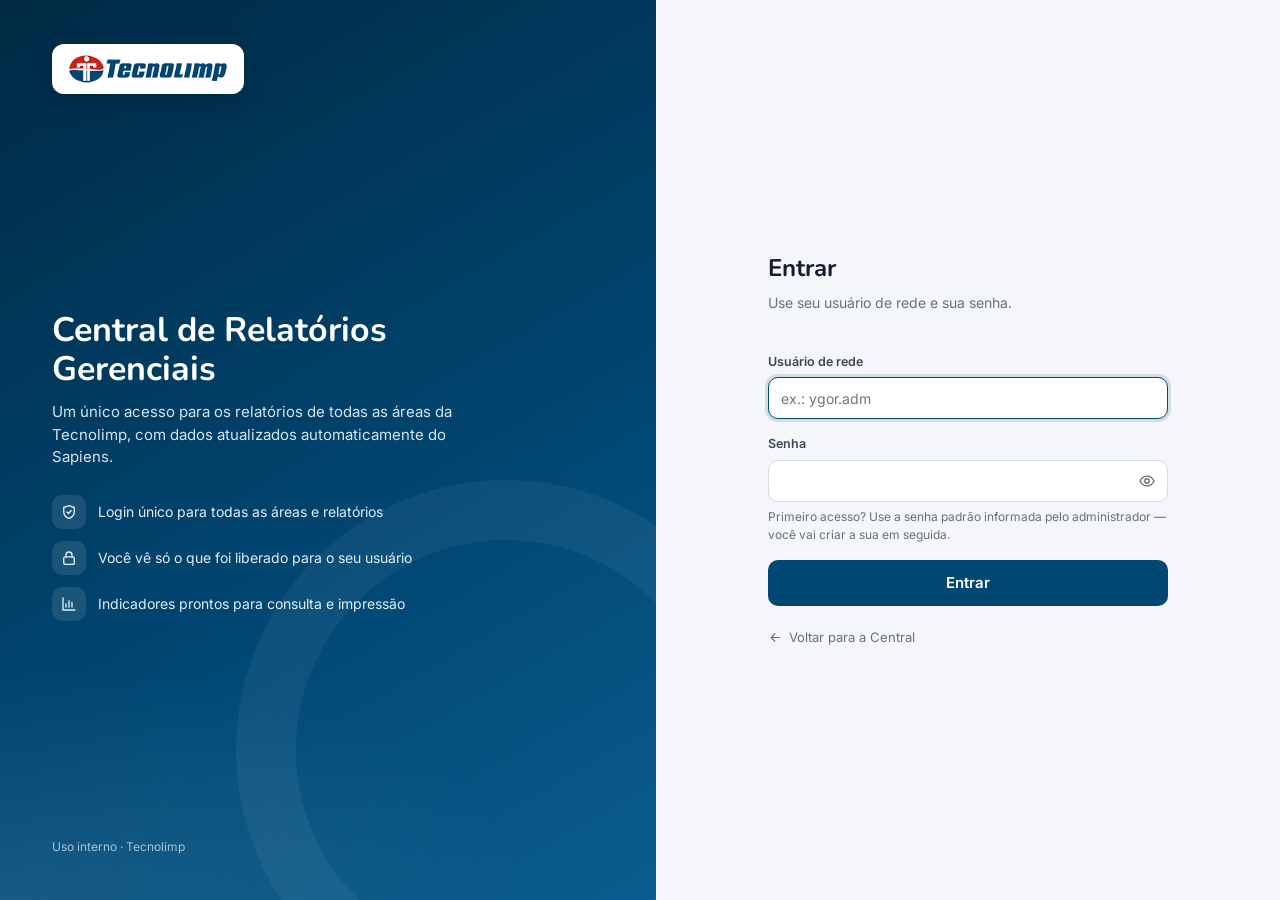
<file: site/admin.html>
<!doctype html>
<html lang="pt-BR">
<head>
<meta charset="utf-8">
<meta name="viewport" content="width=device-width, initial-scale=1">
<title>Administração — Central de Relatórios Tecnolimp</title>
<link rel="icon" href="assets/favicon.ico" sizes="any">
<link rel="preconnect" href="https://fonts.gstatic.com" crossorigin>
<link rel="stylesheet" href="https://fonts.googleapis.com/css2?family=Nunito:wght@700;800&family=Inter:wght@400;500;600;700&display=swap">
<link rel="stylesheet" href="assets/central.css">
<script src="assets/config.js"></script>
<script src="assets/auth.js"></script>
<script src="assets/icones.js"></script>
<style>
  .ph{display:flex;align-items:flex-end;justify-content:space-between;gap:16px;flex-wrap:wrap;margin-bottom:18px;}
  .ph h1{font-family:var(--font-display);font-size:26px;margin:0;}
  .ph p{margin:4px 0 0;color:var(--muted);}
  .kpis{display:grid;grid-template-columns:repeat(4,minmax(0,1fr));gap:12px;margin-bottom:20px;}
  .kpi{padding:14px 16px;}
  .kpi b{display:block;font-family:var(--font-display);font-size:24px;line-height:1.1;color:var(--ink);}
  .kpi span{font-size:12.5px;color:var(--muted);}
  /* linha por box-shadow (não border + margin -1px): sem 1px de sobra, não aparece barra de rolagem vertical no Windows */
  .tabs{display:flex;gap:4px;box-shadow:inset 0 -1px 0 var(--line);margin-bottom:18px;overflow-x:auto;overflow-y:hidden;scrollbar-width:none;}
  .tabs::-webkit-scrollbar{display:none;}
  .tab{border:0;background:none;font:inherit;font-weight:600;color:var(--muted);padding:10px 14px;border-bottom:2px solid transparent;cursor:pointer;white-space:nowrap;display:flex;gap:8px;align-items:center;}
  .tab:hover{color:var(--ink);}
  .tab[aria-selected="true"]{color:var(--brand);border-bottom-color:var(--brand);}
  .tab .n{font-size:11.5px;background:var(--surface-2);border:1px solid var(--line);border-radius:999px;padding:0 7px;color:var(--muted);}
  .tb{display:flex;gap:10px;align-items:center;flex-wrap:wrap;margin-bottom:12px;}
  .tb .tc-search{flex:1;min-width:220px;max-width:380px;}
  .tb .sp{flex:1;}
  .tb select.input{width:auto;min-width:170px;}
  .tbl{width:100%;border-collapse:collapse;}
  .tbl th{text-align:left;font-size:11.5px;text-transform:uppercase;letter-spacing:.05em;color:var(--muted);font-weight:700;padding:11px 14px;background:var(--surface-2);border-bottom:1px solid var(--line);}
  .tbl td{padding:12px 14px;border-bottom:1px solid var(--line);vertical-align:middle;}
  .tbl tr:last-child td{border-bottom:0;}
  .tbl tbody tr:hover td{background:#fbfcfd;}
  .tbl .acoes{text-align:right;white-space:nowrap;}
  .pess{display:flex;gap:10px;align-items:center;min-width:0;}
  .pess .tc-avatar{flex:none;}
  .pess b{display:block;font-weight:600;}
  .pess div span{font-size:12.5px;color:var(--muted);}
  .muted{color:var(--muted);font-size:13px;}
  .scroll{overflow-x:auto;}
  .mini-ico{--c:var(--brand);width:34px;height:34px;border-radius:9px;display:grid;place-items:center;color:var(--c);background:#eef3f7;background:color-mix(in srgb,var(--c) 11%,#fff);flex:none;}
  code{font-size:12px;background:var(--surface-2);border:1px solid var(--line);border-radius:6px;padding:1px 6px;color:var(--ink-2);}

  /* permissões */
  .perm{border:1px solid var(--line);border-radius:12px;overflow:hidden;}
  .perm-area{border-top:1px solid var(--line);}
  .perm-area:first-child{border-top:0;}
  .perm-h{display:flex;align-items:center;gap:12px;padding:12px 14px;background:var(--surface-2);}
  .perm-h .nm{flex:1;font-weight:600;}
  .perm-h .nm small{display:block;font-weight:400;color:var(--muted);font-size:12px;}
  .perm-rels{padding:6px 14px 12px 60px;display:grid;gap:4px;}
  .perm-rels label{display:flex;gap:10px;align-items:center;font-size:13.5px;padding:5px 0;cursor:pointer;}
  .perm-rels input{width:16px;height:16px;accent-color:var(--brand);}
  .perm-rels .vazio{font-size:12.5px;color:var(--subtle);padding:6px 0;}
  .perm-area.inteira .perm-rels [data-rel-bloco] > label{color:var(--muted);cursor:default;}
  .perm-papeis{display:flex;flex-wrap:wrap;gap:6px;align-items:center;padding:0 0 6px 26px;font-size:12px;color:var(--muted);}
  .perm-rels .perm-papeis label{display:inline-flex;gap:6px;height:28px;padding:0 10px;border:1px solid var(--line-2);border-radius:999px;background:var(--surface);color:var(--ink-2);font-size:12.5px;cursor:pointer;}
  .perm-rels .perm-papeis label:has(input:checked){border-color:var(--brand);background:var(--brand-050);color:var(--brand);}
  .perm-rels .perm-papeis label:has(input:disabled){opacity:.5;cursor:default;}
  .perm-papeis input{width:14px;height:14px;}
  .perm-papeis .dica{flex-basis:100%;}
  .icones{display:grid;grid-template-columns:repeat(auto-fill,44px);gap:8px;}
  .icones button{width:44px;height:44px;border-radius:10px;border:1px solid var(--line-2);background:var(--surface);color:var(--ink-2);cursor:pointer;display:grid;place-items:center;}
  .icones button[aria-pressed="true"]{border-color:var(--brand);background:var(--brand-050);color:var(--brand);box-shadow:0 0 0 2px rgba(0,71,115,.15);}
  .cores{display:flex;gap:8px;flex-wrap:wrap;align-items:center;}
  .cores button{width:30px;height:30px;border-radius:50%;border:2px solid #fff;box-shadow:0 0 0 1px var(--line-2);cursor:pointer;}
  .cores button[aria-pressed="true"]{box-shadow:0 0 0 2px var(--ink);}
  .cores input[type=color]{width:38px;height:32px;border:1px solid var(--line-2);border-radius:8px;padding:2px;background:#fff;}
  .sec{font-weight:700;font-size:13px;color:var(--ink-2);margin:6px 0 -4px;display:flex;justify-content:space-between;align-items:center;}
  .cfg-card{padding:22px;max-width:620px;display:flex;flex-direction:column;gap:14px;}
  .cfg-card h2{margin:0;font-family:var(--font-display);font-size:18px;}
  .row-inline{display:flex;gap:10px;align-items:flex-end;}
  .row-inline .field{flex:1;}
  .cfg-card.largo{max-width:900px;margin-top:16px;}
  .cfg-card .tbl select.input{min-width:150px;padding-top:6px;padding-bottom:6px;}
  @media (max-width:860px){
    .kpis{grid-template-columns:repeat(2,minmax(0,1fr));}
    .tbl .hide-sm{display:none;}
    .perm-rels{padding-left:14px;}
  }
</style>
</head>
<body>
<header class="tc-top"><div class="tc-top-in">
  <a class="tc-brand" href="index.html"><img src="assets/tecnolimplogo.png" alt="Tecnolimp"><span class="tc-brand-sep"></span><span class="tc-brand-nome">Central de Relatórios</span></a>
  <nav class="tc-crumbs" aria-label="Você está em"><span class="sep">/</span><span class="atual">Administração</span></nav>
  <div class="tc-top-sp"></div>
  <div id="user-slot"></div>
</div></header>

<main class="tc-main">
  <div class="ph">
    <div><h1>Administração</h1><p>Usuários, permissões por área e relatório, e o catálogo da Central.</p></div>
  </div>
  <div class="kpis" id="kpis"></div>
  <div class="tabs" role="tablist">
    <button class="tab" role="tab" data-tab="usuarios" aria-selected="true">Usuários <span class="n" id="n-usuarios">0</span></button>
    <button class="tab" role="tab" data-tab="areas" aria-selected="false">Áreas <span class="n" id="n-areas">0</span></button>
    <button class="tab" role="tab" data-tab="relatorios" aria-selected="false">Relatórios <span class="n" id="n-relatorios">0</span></button>
    <button class="tab" role="tab" data-tab="config" aria-selected="false">Configurações</button>
  </div>

  <section data-painel="usuarios">
    <div class="tb">
      <div class="tc-search"><span class="ic-b"></span><input class="input" id="u-busca" type="search" placeholder="Buscar por nome ou usuário…" aria-label="Buscar usuário"></div>
      <select class="input" id="u-filtro" aria-label="Filtrar usuários">
        <option value="">Todos os usuários</option><option value="admin">Administradores</option>
        <option value="pendente">Aguardando 1º acesso</option><option value="inativo">Inativos</option>
      </select>
      <div class="sp"></div>
      <button class="btn btn-primary" id="u-novo" type="button"><span class="ic-mais"></span>Novo usuário</button>
    </div>
    <div class="card scroll"><table class="tbl"><thead><tr><th>Usuário</th><th>Perfil</th><th class="hide-sm">Acessos</th><th>Status</th><th class="hide-sm">Último acesso</th><th></th></tr></thead><tbody id="u-tb"></tbody></table></div>
  </section>

  <section data-painel="areas" hidden>
    <div class="tb"><div class="sp"></div><button class="btn btn-primary" id="a-nova" type="button"><span class="ic-mais"></span>Nova área</button></div>
    <div class="card scroll"><table class="tbl"><thead><tr><th>Área</th><th class="hide-sm">Identificador</th><th>Relatórios</th><th>Status</th><th class="hide-sm">Ordem</th><th></th></tr></thead><tbody id="a-tb"></tbody></table></div>
  </section>

  <section data-painel="relatorios" hidden>
    <div class="tb">
      <div class="tc-search"><span class="ic-b"></span><input class="input" id="r-busca" type="search" placeholder="Buscar relatório…" aria-label="Buscar relatório"></div>
      <select class="input" id="r-area" aria-label="Filtrar por área"><option value="">Todas as áreas</option></select>
      <div class="sp"></div>
      <button class="btn btn-primary" id="r-novo" type="button"><span class="ic-mais"></span>Novo relatório</button>
    </div>
    <div class="card scroll"><table class="tbl"><thead><tr><th>Relatório</th><th>Área</th><th class="hide-sm">Endereço</th><th class="hide-sm">Usuários</th><th>Status</th><th></th></tr></thead><tbody id="r-tb"></tbody></table></div>
  </section>

  <section data-painel="config" hidden>
    <div class="card cfg-card">
      <h2>Senha padrão</h2>
      <p class="muted" style="margin:0">Usada ao criar usuários e ao redefinir senhas. No primeiro acesso a pessoa é obrigada a trocar por uma senha pessoal.</p>
      <form id="cfg-form" class="row-inline" novalidate>
        <div class="field"><label for="cfg-senha">Senha padrão</label><input class="input" id="cfg-senha" type="password" autocomplete="off" minlength="8"></div>
        <button class="btn btn-ghost" type="button" id="cfg-ver">Mostrar</button>
        <button class="btn btn-primary" type="submit">Salvar</button>
      </form>
      <div class="alert alert-info">Mínimo de 8 caracteres, com letras e números. Alterar a senha padrão não muda a senha de quem já criou a própria.</div>
    </div>
    <div class="card cfg-card largo">
      <h2>Relatórios: local e acesso</h2>
      <p class="muted" style="margin:0">Área em que cada relatório aparece e se ele exige login. Sem login, o relatório aparece em “Acesso livre” na tela inicial e abre para qualquer pessoa que entrar na Central. As alterações são salvas na hora.</p>
      <div class="scroll"><table class="tbl"><thead><tr><th>Relatório</th><th>Área</th><th>Exige login</th></tr></thead><tbody id="cfg-rels"></tbody></table></div>
      <div class="alert alert-info">Relatórios que leem dados próprios do banco precisam estar preparados para acesso sem login (fale com a T.I. antes de liberar).</div>
    </div>
  </section>
</main>

<div id="modal-slot"></div>

<script>
(function(){
  "use strict";
  var esc = TC.esc;
  document.querySelectorAll(".ic-b").forEach(function(e){ e.outerHTML = TCIcone("busca", 18); });
  document.querySelectorAll(".ic-mais").forEach(function(e){ e.outerHTML = TCIcone("mais", 16); });
  var fmtDH = new Intl.DateTimeFormat("pt-BR", {day:"2-digit", month:"2-digit", year:"2-digit", hour:"2-digit", minute:"2-digit"});
  var CORES = ["#004773","#0b6e4f","#8a5a00","#5b3f9e","#c4261d","#0f7c90","#9b2c6f","#3c4858"];
  var D = { eu: null, perfis: [], areas: [], rels: [], aa: [], ar: [] };

  TC.exigirLogin({ admin: true }).then(function(p){
    D.eu = p;
    TC.montarMenuUsuario(document.getElementById("user-slot"), p);
    return carregar();
  });

  function carregar(){
    return Promise.all([
      TC.db("perfis?select=*&order=nome.asc"),
      TC.db("areas?select=*&order=ordem.asc,nome.asc"),
      TC.db("relatorios?select=*&order=ordem.asc,nome.asc"),
      TC.db("acessos_area?select=*"),
      TC.db("acessos_relatorio?select=*"),
      TC.db("configuracoes?select=valor&chave=eq.senha_padrao"),
      // papéis por relatório (009); sem a migration aplicada, a tela segue sem papéis
      TC.db("relatorio_papeis?select=*&order=ordem.asc,papel.asc").catch(function(){ return null; }),
      TC.db("acessos_papel?select=*").catch(function(){ return []; })
    ]).then(function(r){
      D.perfis = r[0]; D.areas = r[1]; D.rels = r[2]; D.aa = r[3]; D.ar = r[4];
      D.temPapeis = r[6] !== null; D.rp = r[6] || []; D.ap = r[7];
      document.getElementById("cfg-senha").value = (r[5][0] || {}).valor || "";
      renderTudo();
    }).catch(function(e){ TC.toast("Erro ao carregar: " + e.message, "err"); });
  }
  function renderTudo(){ renderKpis(); renderUsuarios(); renderAreas(); renderRels(); renderCfgRels(); }
  function area(id){ return D.areas.find(function(a){ return a.id === id; }) || {}; }

  function renderKpis(){
    var ativos = D.perfis.filter(function(p){ return p.ativo; }).length;
    var pend = D.perfis.filter(function(p){ return p.ativo && p.must_change_password; }).length;
    document.getElementById("kpis").innerHTML =
      kpi(ativos, "usuários ativos") + kpi(pend, "aguardando 1º acesso") +
      kpi(D.areas.filter(function(a){ return a.ativo; }).length, "áreas ativas") + kpi(D.rels.filter(function(r){ return r.ativo; }).length, "relatórios publicados");
    document.getElementById("n-usuarios").textContent = D.perfis.length;
    document.getElementById("n-areas").textContent = D.areas.length;
    document.getElementById("n-relatorios").textContent = D.rels.length;
  }
  function kpi(v, t){ return '<div class="card kpi"><b>' + v + '</b><span>' + t + '</span></div>'; }

  // ---------- abas ----------
  document.querySelector(".tabs").addEventListener("click", function(e){
    var b = e.target.closest("[data-tab]"); if (!b) return;
    document.querySelectorAll(".tab").forEach(function(t){ t.setAttribute("aria-selected", String(t === b)); });
    document.querySelectorAll("[data-painel]").forEach(function(s){ s.hidden = s.dataset.painel !== b.dataset.tab; });
  });

  // ---------- usuários ----------
  function resumoAcessos(uid){
    var p = D.perfis.find(function(x){ return x.id === uid; });
    if (p && p.is_admin) return '<span class="muted">Todas as áreas</span>';
    var areas = D.aa.filter(function(x){ return x.usuario_id === uid; }).map(function(x){ return area(x.area_id).nome; });
    var nRel = D.ar.filter(function(x){ return x.usuario_id === uid; }).length;
    var partes = areas.map(function(n){ return '<span class="tag">' + esc(n) + '</span>'; });
    if (nRel) partes.push('<span class="tag">' + nRel + (nRel === 1 ? " relatório" : " relatórios") + '</span>');
    return partes.join(" ") || '<span class="tag tag-warn">Sem acesso</span>';
  }
  function statusUsuario(p){
    if (!p.ativo) return '<span class="tag tag-off">Inativo</span>';
    if (p.must_change_password) return '<span class="tag tag-warn">Aguardando 1º acesso</span>';
    return '<span class="tag tag-new">Ativo</span>';
  }
  function renderUsuarios(){
    var t = (document.getElementById("u-busca").value || "").toLowerCase(), f = document.getElementById("u-filtro").value;
    var l = D.perfis.filter(function(p){
      if (t && (p.nome + " " + p.login + " " + p.email).toLowerCase().indexOf(t) === -1) return false;
      if (f === "admin") return p.is_admin;
      if (f === "pendente") return p.ativo && p.must_change_password;
      if (f === "inativo") return !p.ativo;
      return true;
    });
    document.getElementById("u-tb").innerHTML = l.map(function(p){
      return '<tr><td><div class="pess"><span class="tc-avatar">' + esc(TC.iniciais(p.nome, p.login)) + '</span><div><b>' + esc(p.nome || "—") + (p.id === D.eu.id ? ' <span class="muted">(você)</span>' : '') + '</b><span>' + esc(p.login) + (/@usuarios\.tecnolimp\.local$/.test(p.email) ? '' : ' · ' + esc(p.email)) + '</span></div></div></td>' +
        '<td>' + (p.is_admin ? '<span class="tag tag-admin">Administrador</span>' : '<span class="muted">Usuário</span>') + '</td>' +
        '<td class="hide-sm">' + resumoAcessos(p.id) + '</td><td>' + statusUsuario(p) + '</td>' +
        '<td class="hide-sm muted">' + (p.ultimo_acesso_em ? fmtDH.format(new Date(p.ultimo_acesso_em)) : "Nunca") + '</td>' +
        '<td class="acoes"><button class="btn btn-ghost btn-sm" data-editar-u="' + p.id + '">Editar acessos</button></td></tr>';
    }).join("") || '<tr><td colspan="6"><div class="empty">Nenhum usuário encontrado.</div></td></tr>';
  }
  document.getElementById("u-busca").addEventListener("input", renderUsuarios);
  document.getElementById("u-filtro").addEventListener("change", renderUsuarios);
  document.getElementById("u-tb").addEventListener("click", function(e){ var b = e.target.closest("[data-editar-u]"); if (b) modalUsuario(b.dataset.editarU); });
  document.getElementById("u-novo").addEventListener("click", function(){ modalUsuario(null); });

  // ---------- modal genérico ----------
  function abrirModal(titulo, corpo, rodape, largo){
    var slot = document.getElementById("modal-slot");
    slot.innerHTML = '<div class="modal-bg"><div class="modal' + (largo ? " modal-lg" : "") + '" role="dialog" aria-modal="true" aria-labelledby="m-t">' +
      '<div class="modal-h"><h2 id="m-t">' + titulo + '</h2><button class="btn btn-ghost btn-icon" type="button" data-fechar aria-label="Fechar">' + TCIcone("x", 18) + '</button></div>' +
      '<div class="modal-b">' + corpo + '</div><div class="modal-f">' + rodape + '</div></div></div>';
    var bg = slot.querySelector(".modal-bg");
    function fechar(){ slot.innerHTML = ""; document.removeEventListener("keydown", esc_); }
    function esc_(e){ if (e.key === "Escape") fechar(); }
    document.addEventListener("keydown", esc_);
    bg.addEventListener("mousedown", function(e){ if (e.target === bg) fechar(); });
    slot.querySelectorAll("[data-fechar]").forEach(function(b){ b.addEventListener("click", fechar); });
    var primeiro = slot.querySelector(".modal-b input, .modal-b select, .modal-b textarea");
    if (primeiro) setTimeout(function(){ primeiro.focus(); }, 30);
    return { el: slot.querySelector(".modal"), fechar: fechar };
  }
  function msgModal(m, t){ m.el.querySelector("[data-msg]").innerHTML = t ? '<div class="alert alert-err">' + esc(t) + '</div>' : ""; }

  function blocoPermissoes(uid){
    var minhasA = D.aa.filter(function(x){ return x.usuario_id === uid; }).map(function(x){ return x.area_id; });
    var minhosR = D.ar.filter(function(x){ return x.usuario_id === uid; }).map(function(x){ return x.relatorio_id; });
    return '<div class="perm" id="perm">' + D.areas.map(function(a){
      var inteira = minhasA.indexOf(a.id) !== -1;
      var rels = D.rels.filter(function(r){ return r.area_id === a.id; });
      return '<div class="perm-area' + (inteira ? " inteira" : "") + '" data-area="' + a.id + '">' +
        '<div class="perm-h"><span class="mini-ico" style="--c:' + esc(a.cor) + '">' + TCIcone(a.icone, 18) + '</span>' +
        '<div class="nm">' + esc(a.nome) + (a.ativo ? '' : ' <span class="tag tag-off">inativa</span>') + '<small>' + rels.length + (rels.length === 1 ? " relatório" : " relatórios") + '</small></div>' +
        '<label class="switch" style="font-size:13px"><input type="checkbox" data-inteira' + (inteira ? " checked" : "") + '><span class="tr"></span>Área inteira</label></div>' +
        '<div class="perm-rels">' + (rels.map(function(r){
          var marc = inteira || minhosR.indexOf(r.id) !== -1;
          return '<div data-rel-bloco><label><input type="checkbox" data-rel="' + r.id + '"' + (marc ? " checked" : "") + (inteira ? " disabled" : "") + '>' + esc(r.nome) + (r.ativo ? '' : ' <span class="tag tag-off">inativo</span>') + '</label>' +
            blocoPapeis(uid, r, marc) + '</div>';
        }).join("") || '<div class="vazio">Nenhum relatório nesta área ainda. Com “Área inteira”, a pessoa verá os relatórios que forem publicados aqui.</div>') + '</div></div>';
    }).join("") + '</div>';
  }
  // papéis do relatório (009): só valem com o relatório liberado; sem papel a pessoa entra mas não vê dados
  function blocoPapeis(uid, r, liberado){
    var cat = D.rp.filter(function(x){ return x.relatorio_id === r.id; });
    if (!cat.length) return "";
    var meus = D.ap.filter(function(x){ return x.usuario_id === uid && x.relatorio_id === r.id; }).map(function(x){ return x.papel; });
    return '<div class="perm-papeis">' + cat.map(function(x){
      return '<label title="' + esc(x.descricao) + '"><input type="checkbox" data-papel="' + esc(x.papel) + '" data-prel="' + r.id + '"' +
        (meus.indexOf(x.papel) !== -1 ? " checked" : "") + (liberado ? "" : " disabled") + '>' + esc(x.nome) + '</label>';
    }).join("") + '<span class="dica">Sem papel, a pessoa entra no relatório mas não vê dados.</span></div>';
  }
  function lerPermissoes(root){
    var areas = [], rels = [], papeis = [];
    root.querySelectorAll("[data-area]").forEach(function(bl){
      if (bl.querySelector("[data-inteira]").checked) areas.push(bl.dataset.area);
      else bl.querySelectorAll("[data-rel]:checked").forEach(function(c){ rels.push(c.dataset.rel); });
    });
    root.querySelectorAll("[data-papel]:checked:not(:disabled)").forEach(function(c){ papeis.push({ relatorio_id: c.dataset.prel, papel: c.dataset.papel }); });
    return { areas: areas, rels: rels, papeis: papeis };
  }
  function ligarPermissoes(root){
    function papeisDoBloco(bl){
      bl.querySelectorAll("[data-rel-bloco]").forEach(function(rb){
        var liberado = rb.querySelector("[data-rel]").checked;
        rb.querySelectorAll("[data-papel]").forEach(function(c){ c.disabled = !liberado; });
      });
    }
    root.querySelectorAll("[data-inteira]").forEach(function(sw){
      sw.addEventListener("change", function(){
        var bl = sw.closest("[data-area]");
        bl.classList.toggle("inteira", sw.checked);
        bl.querySelectorAll("[data-rel]").forEach(function(c){ c.disabled = sw.checked; if (sw.checked) c.checked = true; });
        papeisDoBloco(bl);
      });
    });
    root.querySelectorAll("[data-rel]").forEach(function(c){
      c.addEventListener("change", function(){ papeisDoBloco(c.closest("[data-area]")); });
    });
  }
  function salvarPermissoes(uid, perm){
    // substitui o conjunto de permissões do usuário
    return Promise.all([
      TC.db("acessos_area?usuario_id=eq." + uid, { method: "DELETE" }),
      TC.db("acessos_relatorio?usuario_id=eq." + uid, { method: "DELETE" })
    ]).then(function(){
      var ps = [];
      if (perm.areas.length) ps.push(TC.db("acessos_area", { method: "POST", prefer: "return=minimal", body: perm.areas.map(function(a){ return { usuario_id: uid, area_id: a }; }) }));
      if (perm.rels.length) ps.push(TC.db("acessos_relatorio", { method: "POST", prefer: "return=minimal", body: perm.rels.map(function(r){ return { usuario_id: uid, relatorio_id: r }; }) }));
      if (D.temPapeis) ps.push(TC.rpc("salvar_papeis", { p_usuario: uid, p_papeis: perm.papeis }));
      return Promise.all(ps);
    });
  }

  function modalUsuario(uid){
    var p = uid ? D.perfis.find(function(x){ return x.id === uid; }) : { nome: "", login: "", email: "", is_admin: false, ativo: true };
    var novo = !uid, eu = uid === D.eu.id;
    var corpo = '<div data-msg></div>' +
      '<div class="grid-2"><div class="field"><label for="m-nome">Nome</label><input class="input" id="m-nome" maxlength="80" value="' + esc(p.nome) + '"></div>' +
      '<div class="field"><label for="m-login">Usuário de rede</label><input class="input" id="m-login" autocapitalize="none" spellcheck="false" maxlength="40" placeholder="ex.: joao.silva" value="' + esc(p.login) + '"><span class="hint">É o que a pessoa digita para entrar.</span></div></div>' +
      '<div class="field"><label for="m-email">E-mail <span class="muted" style="font-weight:400">(opcional)</span></label><input class="input" id="m-email" type="email" value="' + esc(/@usuarios\.tecnolimp\.local$/.test(p.email || "") ? "" : p.email) + '"' + (novo ? '' : ' disabled') + '></div>' +
      '<div style="display:flex;gap:24px;flex-wrap:wrap">' +
      '<label class="switch"><input type="checkbox" id="m-admin"' + (p.is_admin ? " checked" : "") + (eu ? " disabled" : "") + '><span class="tr"></span>Administrador</label>' +
      (novo ? '' : '<label class="switch"><input type="checkbox" id="m-ativo"' + (p.ativo ? " checked" : "") + (eu ? " disabled" : "") + '><span class="tr"></span>Acesso ativo</label>') + '</div>' +
      (novo ? '<div class="alert alert-info">O usuário entra com a <b>senha padrão</b> (aba Configurações) e cria a própria senha no primeiro acesso.</div>' : '') +
      '<div class="sec">Permissões <span class="muted" style="font-weight:400" id="m-adm-obs"></span></div>' + blocoPermissoes(uid);
    var rod = (novo ? '' : '<button class="btn btn-danger" type="button" data-reset style="margin-right:auto">Redefinir senha</button>') +
      '<button class="btn btn-ghost" type="button" data-fechar>Cancelar</button><button class="btn btn-primary" type="button" data-salvar>' + (novo ? "Criar usuário" : "Salvar") + '</button>';
    var m = abrirModal(novo ? "Novo usuário" : "Editar usuário", corpo, rod, true);
    ligarPermissoes(m.el);
    var adm = m.el.querySelector("#m-admin");
    function obsAdm(){ m.el.querySelector("#m-adm-obs").textContent = adm.checked ? "· administrador vê todas as áreas" : ""; m.el.querySelector("#perm").style.opacity = adm.checked ? .5 : 1; }
    adm.addEventListener("change", obsAdm); obsAdm();

    var reset = m.el.querySelector("[data-reset]");
    if (reset) reset.addEventListener("click", function(){
      if (!confirm("Redefinir a senha de " + (p.nome || p.login) + " para a senha padrão? No próximo acesso a pessoa terá de criar uma nova.")) return;
      reset.disabled = true;
      TC.fn("central-admin-usuarios", { acao: "resetar_senha", usuario_id: uid }).then(function(){
        TC.toast("Senha redefinida para a padrão."); m.fechar(); carregar();
      }).catch(function(e){ msgModal(m, e.message); reset.disabled = false; });
    });

    m.el.querySelector("[data-salvar]").addEventListener("click", function(){
      var bt = this, nome = m.el.querySelector("#m-nome").value.trim(), email = m.el.querySelector("#m-email").value.trim(), login = m.el.querySelector("#m-login").value.trim().toLowerCase();
      if (nome.length < 2) return msgModal(m, "Informe o nome.");
      if (!/^[a-z0-9._-]{2,40}$/.test(login)) return msgModal(m, "Usuário de rede: use letras minúsculas, números, ponto, hífen ou _ (ex.: joao.silva).");
      if (novo && email && !/^[^\s@]+@[^\s@]+\.[^\s@]+$/.test(email)) return msgModal(m, "E-mail inválido (ou deixe em branco).");
      var perm = lerPermissoes(m.el);
      bt.disabled = true; bt.textContent = "Salvando…";
      var passo = novo
        ? TC.fn("central-admin-usuarios", { acao: "criar", login: login, email: email, nome: nome, is_admin: adm.checked }).then(function(r){ uid = r.id; if (r.ja_existia) TC.toast("E-mail já existia em outro sistema interno: a pessoa entra com a senha que já usa."); })
        : TC.db("perfis?id=eq." + uid, { method: "PATCH", prefer: "return=minimal", body: eu ? { nome: nome, login: login } : { nome: nome, login: login, is_admin: adm.checked, ativo: m.el.querySelector("#m-ativo").checked } });
      passo.then(function(){ return salvarPermissoes(uid, perm); }).then(function(){
        TC.toast(novo ? "Usuário criado." : "Alterações salvas."); m.fechar(); carregar();
      }).catch(function(e){ msgModal(m, /perfis_login_uk|duplicate/i.test(e.message) ? "Esse usuário de rede já está em uso." : e.message); bt.disabled = false; bt.textContent = novo ? "Criar usuário" : "Salvar"; });
    });
  }

  // ---------- áreas ----------
  function renderAreas(){
    document.getElementById("a-tb").innerHTML = D.areas.map(function(a){
      var n = D.rels.filter(function(r){ return r.area_id === a.id; }).length;
      return '<tr><td><div class="pess"><span class="mini-ico" style="--c:' + esc(a.cor) + '">' + TCIcone(a.icone, 18) + '</span><div><b>' + esc(a.nome) + '</b><span>' + esc(a.descricao) + '</span></div></div></td>' +
        '<td class="hide-sm"><code>' + esc(a.slug) + '</code></td><td>' + n + '</td><td>' + (a.ativo ? '<span class="tag tag-new">Ativa</span>' : '<span class="tag tag-off">Inativa</span>') + '</td>' +
        '<td class="hide-sm muted">' + a.ordem + '</td><td class="acoes"><button class="btn btn-ghost btn-sm" data-editar-a="' + a.id + '">Editar</button></td></tr>';
    }).join("") || '<tr><td colspan="6"><div class="empty">Nenhuma área cadastrada.</div></td></tr>';
    var sel = document.getElementById("r-area"), v = sel.value;
    sel.innerHTML = '<option value="">Todas as áreas</option>' + D.areas.map(function(a){ return '<option value="' + a.id + '">' + esc(a.nome) + '</option>'; }).join("");
    sel.value = v;
  }
  document.getElementById("a-tb").addEventListener("click", function(e){ var b = e.target.closest("[data-editar-a]"); if (b) modalArea(b.dataset.editarA); });
  document.getElementById("a-nova").addEventListener("click", function(){ modalArea(null); });

  function slugify(s){ return String(s).normalize("NFD").replace(/[̀-ͯ]/g, "").toLowerCase().replace(/[^a-z0-9]+/g, "-").replace(/^-|-$/g, "").slice(0, 40); }

  function modalArea(id){
    var a = id ? D.areas.find(function(x){ return x.id === id; }) : { nome: "", slug: "", descricao: "", icone: "pasta", cor: "#004773", ordem: (D.areas.length + 1) * 10, ativo: true };
    var novo = !id;
    var corpo = '<div data-msg></div>' +
      '<div class="grid-2"><div class="field"><label for="m-nome">Nome</label><input class="input" id="m-nome" maxlength="60" value="' + esc(a.nome) + '"></div>' +
      '<div class="field"><label for="m-slug">Identificador</label><input class="input" id="m-slug" maxlength="40" value="' + esc(a.slug) + '"><span class="hint">Usado no endereço: area.html?a=<b id="m-slug-v">' + esc(a.slug) + '</b></span></div></div>' +
      '<div class="field"><label for="m-desc">Descrição curta</label><input class="input" id="m-desc" maxlength="200" value="' + esc(a.descricao) + '"></div>' +
      '<div class="field"><span class="f-label">Ícone</span><div class="icones" id="m-icones">' + TCIcone.nomes.map(function(n){ return '<button type="button" data-ic="' + n + '" aria-pressed="' + (n === a.icone) + '" title="' + n + '">' + TCIcone(n, 20) + '</button>'; }).join("") + '</div></div>' +
      '<div class="field"><span class="f-label">Cor</span><div class="cores" id="m-cores">' + CORES.map(function(c){ return '<button type="button" data-cor="' + c + '" style="background:' + c + '" aria-pressed="' + (c.toLowerCase() === a.cor.toLowerCase()) + '" aria-label="Cor ' + c + '"></button>'; }).join("") +
      '<input type="color" id="m-cor" value="' + esc(a.cor) + '" aria-label="Outra cor"></div></div>' +
      '<div class="grid-2"><div class="field"><label for="m-ordem">Ordem na tela inicial</label><input class="input" id="m-ordem" type="number" min="0" max="9999" value="' + a.ordem + '"></div>' +
      '<div class="field" style="justify-content:flex-end"><label class="switch"><input type="checkbox" id="m-ativo"' + (a.ativo ? " checked" : "") + '><span class="tr"></span>Área ativa</label></div></div>';
    var rod = (novo ? '' : '<button class="btn btn-danger" type="button" data-excluir style="margin-right:auto">Excluir</button>') +
      '<button class="btn btn-ghost" type="button" data-fechar>Cancelar</button><button class="btn btn-primary" type="button" data-salvar>Salvar</button>';
    var m = abrirModal(novo ? "Nova área" : "Editar área", corpo, rod);
    var nome = m.el.querySelector("#m-nome"), slug = m.el.querySelector("#m-slug"), slugMexido = !novo;
    nome.addEventListener("input", function(){ if (!slugMexido) { slug.value = slugify(nome.value); m.el.querySelector("#m-slug-v").textContent = slug.value; } });
    slug.addEventListener("input", function(){ slugMexido = true; m.el.querySelector("#m-slug-v").textContent = slug.value; });
    var icone = a.icone, cor = a.cor;
    m.el.querySelector("#m-icones").addEventListener("click", function(e){ var b = e.target.closest("[data-ic]"); if (!b) return; icone = b.dataset.ic; this.querySelectorAll("button").forEach(function(x){ x.setAttribute("aria-pressed", String(x === b)); }); });
    m.el.querySelector("#m-cores").addEventListener("click", function(e){ var b = e.target.closest("[data-cor]"); if (!b) return; cor = b.dataset.cor; m.el.querySelector("#m-cor").value = cor; this.querySelectorAll("[data-cor]").forEach(function(x){ x.setAttribute("aria-pressed", String(x === b)); }); });
    m.el.querySelector("#m-cor").addEventListener("input", function(e){ cor = e.target.value; m.el.querySelectorAll("[data-cor]").forEach(function(x){ x.setAttribute("aria-pressed", "false"); }); });
    var exc = m.el.querySelector("[data-excluir]");
    if (exc) exc.addEventListener("click", function(){
      if (D.rels.some(function(r){ return r.area_id === id; })) return msgModal(m, "Esta área tem relatórios. Mova ou exclua os relatórios antes, ou apenas desative a área.");
      if (!confirm("Excluir a área " + a.nome + "?")) return;
      TC.db("areas?id=eq." + id, { method: "DELETE" }).then(function(){ TC.toast("Área excluída."); m.fechar(); carregar(); }).catch(function(e){ msgModal(m, e.message); });
    });
    m.el.querySelector("[data-salvar]").addEventListener("click", function(){
      var body = { nome: nome.value.trim(), slug: slug.value.trim(), descricao: m.el.querySelector("#m-desc").value.trim(), icone: icone, cor: cor,
                   ordem: parseInt(m.el.querySelector("#m-ordem").value, 10) || 0, ativo: m.el.querySelector("#m-ativo").checked };
      if (body.nome.length < 2) return msgModal(m, "Informe o nome da área.");
      if (!/^[a-z0-9-]{2,40}$/.test(body.slug)) return msgModal(m, "Identificador: use só letras minúsculas, números e hífen (ex.: recursos-humanos).");
      var req = novo ? TC.db("areas", { method: "POST", prefer: "return=minimal", body: body }) : TC.db("areas?id=eq." + id, { method: "PATCH", prefer: "return=minimal", body: body });
      req.then(function(){ TC.toast("Área salva."); m.fechar(); carregar(); })
         .catch(function(e){ msgModal(m, /duplicate|unique/i.test(e.message) ? "Já existe uma área com esse identificador." : e.message); });
    });
  }

  // ---------- relatórios ----------
  function usuariosDoRel(r){
    var ids = {};
    D.aa.forEach(function(x){ if (x.area_id === r.area_id) ids[x.usuario_id] = 1; });
    D.ar.forEach(function(x){ if (x.relatorio_id === r.id) ids[x.usuario_id] = 1; });
    return Object.keys(ids).length;
  }
  function papeisDoRel(r){
    var n = D.rp.filter(function(x){ return x.relatorio_id === r.id; }).map(function(x){ return esc(x.nome); });
    return n.length ? " · Papéis: " + n.join(", ") : "";
  }
  function renderRels(){
    var t = (document.getElementById("r-busca").value || "").toLowerCase(), fa = document.getElementById("r-area").value;
    var l = D.rels.filter(function(r){ return (!fa || r.area_id === fa) && (!t || (r.nome + " " + r.categoria + " " + r.slug).toLowerCase().indexOf(t) !== -1); });
    document.getElementById("r-tb").innerHTML = l.map(function(r){
      var a = area(r.area_id);
      return '<tr><td><div class="pess"><span class="mini-ico" style="--c:' + esc(a.cor) + '">' + TCIcone("documento", 18) + '</span><div><b>' + esc(r.nome) + '</b><span>' + esc(r.categoria) + papeisDoRel(r) + '</span></div></div></td>' +
        '<td>' + esc(a.nome) + '</td><td class="hide-sm"><code>' + esc(r.url) + '</code></td><td class="hide-sm">' + usuariosDoRel(r) + ' <span class="muted">+ admins</span></td>' +
        '<td>' + (r.ativo ? '<span class="tag tag-new">Publicado</span>' : '<span class="tag tag-off">Oculto</span>') + (r.publico ? ' <span class="tag">Livre</span>' : '') + '</td>' +
        '<td class="acoes"><button class="btn btn-ghost btn-sm" data-editar-r="' + r.id + '">Editar</button></td></tr>';
    }).join("") || '<tr><td colspan="6"><div class="empty">Nenhum relatório encontrado.</div></td></tr>';
  }
  document.getElementById("r-busca").addEventListener("input", renderRels);
  document.getElementById("r-area").addEventListener("change", renderRels);
  document.getElementById("r-tb").addEventListener("click", function(e){ var b = e.target.closest("[data-editar-r]"); if (b) modalRel(b.dataset.editarR); });
  document.getElementById("r-novo").addEventListener("click", function(){
    if (!D.areas.length) return TC.toast("Cadastre uma área antes.", "err");
    modalRel(null);
  });

  function modalRel(id){
    var fa = document.getElementById("r-area").value;
    var r = id ? D.rels.find(function(x){ return x.id === id; }) : { area_id: fa || D.areas[0].id, nome: "", slug: "", categoria: "", descricao: "", url: "relatorios/", ordem: 100, ativo: true };
    var novo = !id;
    var categorias = Array.from(new Set(D.rels.map(function(x){ return x.categoria; }))).sort();
    var corpo = '<div data-msg></div>' +
      '<div class="grid-2"><div class="field"><label for="m-area">Área</label><select class="input" id="m-area">' + D.areas.map(function(a){ return '<option value="' + a.id + '"' + (a.id === r.area_id ? " selected" : "") + '>' + esc(a.nome) + '</option>'; }).join("") + '</select></div>' +
      '<div class="field"><label for="m-cat">Categoria</label><input class="input" id="m-cat" list="m-cats" maxlength="40" value="' + esc(r.categoria) + '" placeholder="Ex.: Folha de pagamento"><datalist id="m-cats">' + categorias.map(function(c){ return '<option value="' + esc(c) + '">'; }).join("") + '</datalist></div></div>' +
      '<div class="field"><label for="m-nome">Nome do relatório</label><input class="input" id="m-nome" maxlength="90" value="' + esc(r.nome) + '"></div>' +
      '<div class="field"><label for="m-desc">Descrição</label><textarea class="input" id="m-desc" maxlength="240">' + esc(r.descricao) + '</textarea><span class="hint">Aparece no cartão do relatório (até 240 caracteres).</span></div>' +
      '<div class="grid-2"><div class="field"><label for="m-slug">Identificador</label><input class="input" id="m-slug" maxlength="60" value="' + esc(r.slug) + '"' + (novo ? '' : ' disabled') + '><span class="hint">Usado nas permissões do banco; não muda depois de criado.</span></div>' +
      '<div class="field"><label for="m-url">Endereço</label><input class="input" id="m-url" value="' + esc(r.url) + '"><span class="hint">Dentro da Central: <code>relatorios/pasta/</code>. Externo: <code>http://…</code></span></div></div>' +
      '<div class="grid-2"><div class="field"><label for="m-ordem">Ordem na área</label><input class="input" id="m-ordem" type="number" min="0" max="9999" value="' + r.ordem + '"></div>' +
      '<div class="field" style="justify-content:flex-end"><label class="switch"><input type="checkbox" id="m-ativo"' + (r.ativo ? " checked" : "") + '><span class="tr"></span>Publicado</label></div></div>';
    var rod = (novo ? '' : '<button class="btn btn-danger" type="button" data-excluir style="margin-right:auto">Excluir</button>') +
      '<button class="btn btn-ghost" type="button" data-fechar>Cancelar</button><button class="btn btn-primary" type="button" data-salvar>Salvar</button>';
    var m = abrirModal(novo ? "Novo relatório" : "Editar relatório", corpo, rod, true);
    var nome = m.el.querySelector("#m-nome"), slug = m.el.querySelector("#m-slug"), url = m.el.querySelector("#m-url"), mexido = !novo;
    nome.addEventListener("input", function(){ if (!mexido) { slug.value = slugify(nome.value).slice(0, 60); url.value = "relatorios/" + slug.value + "/"; } });
    slug.addEventListener("input", function(){ mexido = true; });
    var exc = m.el.querySelector("[data-excluir]");
    if (exc) exc.addEventListener("click", function(){
      if (r.slug === "eventos") return msgModal(m, "Este relatório é usado pelas permissões do Painel de Eventos. Para tirá-lo da Central, desmarque “Publicado”.");
      if (!confirm("Excluir o relatório " + r.nome + "? As permissões específicas dele também serão removidas.")) return;
      TC.db("relatorios?id=eq." + id, { method: "DELETE" }).then(function(){ TC.toast("Relatório excluído."); m.fechar(); carregar(); }).catch(function(e){ msgModal(m, e.message); });
    });
    m.el.querySelector("[data-salvar]").addEventListener("click", function(){
      var body = { area_id: m.el.querySelector("#m-area").value, nome: nome.value.trim(), categoria: m.el.querySelector("#m-cat").value.trim() || "Geral",
                   descricao: m.el.querySelector("#m-desc").value.trim(), url: url.value.trim(), ordem: parseInt(m.el.querySelector("#m-ordem").value, 10) || 0,
                   ativo: m.el.querySelector("#m-ativo").checked };
      if (novo) body.slug = slug.value.trim();
      if (body.nome.length < 2) return msgModal(m, "Informe o nome do relatório.");
      if (novo && !/^[a-z0-9-]{2,60}$/.test(body.slug)) return msgModal(m, "Identificador: use só letras minúsculas, números e hífen.");
      if (!/^(relatorios\/[a-z0-9/_-]+\/?|https?:\/\/\S+)$/.test(body.url)) return msgModal(m, "Endereço inválido. Use relatorios/pasta/ ou um link http:// completo.");
      var req = novo ? TC.db("relatorios", { method: "POST", prefer: "return=minimal", body: body }) : TC.db("relatorios?id=eq." + id, { method: "PATCH", prefer: "return=minimal", body: body });
      req.then(function(){ TC.toast("Relatório salvo."); m.fechar(); carregar(); })
         .catch(function(e){ msgModal(m, /duplicate|unique/i.test(e.message) ? "Já existe um relatório com esse identificador." : e.message); });
    });
  }

  // ---------- configurações ----------
  function renderCfgRels(){
    document.getElementById("cfg-rels").innerHTML = D.rels.map(function(r){
      return '<tr><td><b>' + esc(r.nome) + '</b>' + (r.ativo ? '' : ' <span class="tag tag-off">Oculto</span>') + '</td>' +
        '<td><select class="input" data-cfg-area="' + r.id + '" aria-label="Área de ' + esc(r.nome) + '">' + D.areas.map(function(a){
          return '<option value="' + a.id + '"' + (a.id === r.area_id ? " selected" : "") + '>' + esc(a.nome) + '</option>'; }).join("") + '</select></td>' +
        '<td><label class="switch"><input type="checkbox" data-cfg-login="' + r.id + '"' + (r.publico ? "" : " checked") + '><span class="tr"></span>' +
        (r.publico ? "Não (acesso livre)" : "Sim") + '</label></td></tr>';
    }).join("") || '<tr><td colspan="3"><div class="empty">Nenhum relatório cadastrado.</div></td></tr>';
  }
  document.getElementById("cfg-rels").addEventListener("change", function(e){
    var t = e.target, id = t.dataset.cfgArea || t.dataset.cfgLogin;
    if (!id) return;
    var body = t.dataset.cfgArea ? { area_id: t.value } : { publico: !t.checked };
    var r = D.rels.find(function(x){ return x.id === id; }) || {};
    if (body.publico && !confirm("Liberar “" + r.nome + "” para qualquer pessoa, sem login?")) { t.checked = true; return; }
    TC.db("relatorios?id=eq." + id, { method: "PATCH", prefer: "return=minimal", body: body })
      .then(function(){
        Object.assign(r, body); renderAreas(); renderRels(); renderCfgRels();
        TC.toast(t.dataset.cfgArea ? "Área do relatório alterada." : (body.publico ? "Relatório liberado sem login." : "Relatório volta a exigir login."));
      })
      .catch(function(err){ TC.toast(err.message, "err"); renderCfgRels(); });
  });
  document.getElementById("cfg-ver").addEventListener("click", function(){
    var i = document.getElementById("cfg-senha"); i.type = i.type === "password" ? "text" : "password";
    this.textContent = i.type === "password" ? "Mostrar" : "Ocultar";
  });
  document.getElementById("cfg-form").addEventListener("submit", function(e){
    e.preventDefault();
    var v = document.getElementById("cfg-senha").value;
    if (v.length < 8 || !/[a-zA-Z]/.test(v) || !/\d/.test(v)) return TC.toast("A senha padrão precisa de 8+ caracteres com letras e números.", "err");
    TC.db("configuracoes?chave=eq.senha_padrao", { method: "PATCH", prefer: "return=minimal", body: { valor: v } })
      .then(function(){ TC.toast("Senha padrão atualizada."); }).catch(function(err){ TC.toast(err.message, "err"); });
  });
})();
</script>
</body>
</html>
</file>
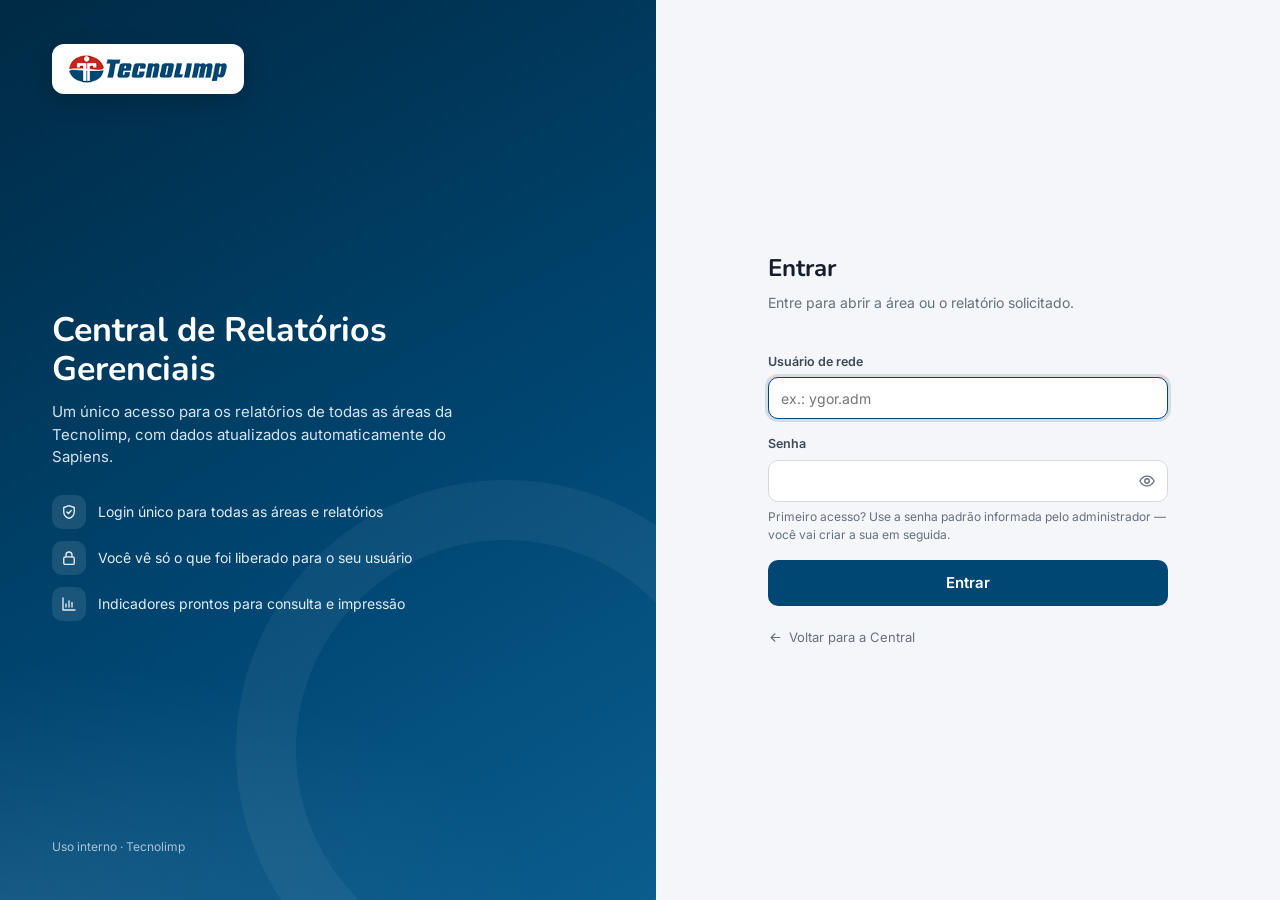
<file: site/area.html>
<!doctype html>
<html lang="pt-BR">
<head>
<meta charset="utf-8">
<meta name="viewport" content="width=device-width, initial-scale=1">
<title>Área — Central de Relatórios Tecnolimp</title>
<link rel="icon" href="assets/favicon.ico" sizes="any">
<link rel="preconnect" href="https://fonts.gstatic.com" crossorigin>
<link rel="stylesheet" href="https://fonts.googleapis.com/css2?family=Nunito:wght@700;800&family=Inter:wght@400;500;600;700&display=swap">
<link rel="stylesheet" href="assets/central.css">
<script src="assets/config.js"></script>
<script src="assets/auth.js"></script>
<script src="assets/icones.js"></script>
<style>
  .ahead{--c:var(--brand);display:flex;gap:18px;align-items:center;padding:24px;position:relative;overflow:hidden;}
  .ahead::before{content:"";position:absolute;inset:0 auto 0 0;width:4px;background:var(--c);}
  .ahead-ico{width:60px;height:60px;border-radius:16px;display:grid;place-items:center;color:var(--c);background:#eef3f7;background:color-mix(in srgb,var(--c) 11%,#fff);flex:none;}
  .ahead h1{font-family:var(--font-display);font-size:26px;margin:0;line-height:1.2;}
  .ahead p{margin:4px 0 0;color:var(--muted);}
  .ahead-n{margin-left:auto;text-align:right;flex:none;}
  .ahead-n b{display:block;font-family:var(--font-display);font-size:28px;color:var(--c);line-height:1;}
  .ahead-n span{font-size:12.5px;color:var(--muted);}

  .toolbar{display:flex;gap:12px;align-items:center;flex-wrap:wrap;margin:22px 0 14px;}
  .toolbar .tc-search{flex:1;min-width:240px;max-width:460px;}
  .toolbar .sp{flex:1;}
  .seg{display:inline-flex;border:1px solid var(--line-2);border-radius:10px;overflow:hidden;background:var(--surface);}
  .seg button{width:40px;height:40px;border:0;background:none;color:var(--muted);cursor:pointer;display:grid;place-items:center;}
  .seg button[aria-pressed="true"]{background:var(--brand-050);color:var(--brand);}
  .seg button+button{border-left:1px solid var(--line-2);}
  select.input.ord{width:auto;min-width:190px;}
  .cats{margin-bottom:22px;}

  .grupo{margin-bottom:26px;}
  .grupo-h{display:flex;align-items:center;gap:10px;margin:0 0 12px;font-size:13px;font-weight:700;color:var(--ink-2);text-transform:uppercase;letter-spacing:.05em;}
  .grupo-h::after{content:"";flex:1;height:1px;background:var(--line);}
  .grupo-h span{font-weight:600;color:var(--subtle);text-transform:none;letter-spacing:0;}

  .rels{display:grid;grid-template-columns:repeat(auto-fill,minmax(290px,1fr));gap:14px;}
  .rel{--c:var(--brand);display:flex;flex-direction:column;gap:10px;padding:18px;text-decoration:none;color:inherit;background:var(--surface);border:1px solid var(--line);border-radius:var(--radius);box-shadow:var(--shadow-1);transition:transform .16s,box-shadow .16s,border-color .16s;min-height:168px;}
  .rel:hover{transform:translateY(-2px);box-shadow:var(--shadow-2);border-color:#cfd8e2;}
  .rel:hover .rel-go{opacity:1;transform:none;}
  .rel-top{display:flex;align-items:flex-start;gap:12px;}
  .rel-ico{width:40px;height:40px;border-radius:11px;display:grid;place-items:center;color:var(--c);background:#eef3f7;background:color-mix(in srgb,var(--c) 11%,#fff);flex:none;}
  .rel h3{font-size:15px;line-height:1.35;margin:0;font-weight:700;color:var(--ink);}
  .rel-go{margin-left:auto;color:var(--c);opacity:0;transform:translateX(-4px);transition:all .16s;}
  .rel p{margin:0;color:var(--muted);font-size:13px;flex:1;display:-webkit-box;-webkit-line-clamp:2;-webkit-box-orient:vertical;overflow:hidden;}
  .rel-foot{display:flex;align-items:center;gap:6px;flex-wrap:wrap;font-size:12px;color:var(--subtle);}
  .rel-foot .dt{margin-left:auto;white-space:nowrap;}

  .lista .rels{grid-template-columns:1fr;gap:0;background:var(--surface);border:1px solid var(--line);border-radius:var(--radius);overflow:hidden;box-shadow:var(--shadow-1);}
  .lista .rel{flex-direction:row;align-items:center;min-height:0;border:0;border-radius:0;box-shadow:none;padding:12px 16px;gap:14px;}
  .lista .rel + .rel{border-top:1px solid var(--line);}
  .lista .rel:hover{transform:none;background:var(--surface-2);}
  .lista .rel-top{flex:0 1 auto;align-items:center;min-width:0;width:40%;}
  .lista .rel p{-webkit-line-clamp:1;}
  .lista .rel-foot{flex:none;}
  .lista .rel-go{opacity:1;transform:none;}
  .lista .rel-top .rel-go{display:none;}

  @media (max-width:720px){
    .ahead{padding:18px;gap:14px;}
    .ahead-ico{width:48px;height:48px;}
    .ahead h1{font-size:21px;}
    .ahead-n{display:none;}
    .toolbar .tc-search{max-width:none;min-width:100%;}
    .seg{display:none;}
    select.input.ord{flex:1;}
    .cats{flex-wrap:nowrap;overflow-x:auto;padding-bottom:4px;}
    .chip{flex:none;}
  }
</style>
</head>
<body>
<header class="tc-top"><div class="tc-top-in">
  <a class="tc-brand" href="index.html"><img src="assets/tecnolimplogo.png" alt="Tecnolimp"><span class="tc-brand-sep"></span><span class="tc-brand-nome">Central de Relatórios</span></a>
  <nav class="tc-crumbs" aria-label="Você está em"><span class="sep">/</span><span class="atual" id="crumb">…</span></nav>
  <div class="tc-top-sp"></div>
  <div id="user-slot"></div>
</div></header>

<main class="tc-main">
  <section class="card ahead" id="ahead"><div class="sk" style="height:60px;width:100%"></div></section>

  <div class="toolbar">
    <div class="tc-search">
      <span id="ic-busca"></span>
      <label class="sr-only" for="busca">Buscar nesta área</label>
      <input class="input" id="busca" type="search" placeholder="Buscar relatório nesta área…" autocomplete="off">
    </div>
    <div class="sp"></div>
    <label class="sr-only" for="ordem">Ordenar</label>
    <select class="input ord" id="ordem">
      <option value="padrao">Ordem padrão</option>
      <option value="nome">Nome (A–Z)</option>
      <option value="recentes">Atualizados recentemente</option>
    </select>
    <div class="seg" role="group" aria-label="Visualização">
      <button type="button" id="v-grade" aria-pressed="true" title="Grade"></button>
      <button type="button" id="v-lista" aria-pressed="false" title="Lista"></button>
    </div>
  </div>
  <div class="chips cats" id="cats" role="group" aria-label="Filtrar por categoria"></div>
  <div id="conteudo"></div>
</main>

<footer class="tc-foot"><div class="tc-foot-in"><span>© Tecnolimp — uso interno</span><span>Não encontrou um relatório? Peça a liberação ao administrador da Central.</span></div></footer>

<script>
(function(){
  "use strict";
  var esc = TC.esc;
  document.getElementById("ic-busca").outerHTML = TCIcone("busca", 18);
  document.getElementById("v-grade").innerHTML = TCIcone("grade", 18);
  document.getElementById("v-lista").innerHTML = TCIcone("lista", 18);
  var slug = new URLSearchParams(location.search).get("a") || "";
  var fmtData = new Intl.DateTimeFormat("pt-BR", {day:"2-digit", month:"2-digit", year:"numeric"});
  var st = { area: null, rels: [], cat: "", busca: "", ordem: "padrao", vista: "grade" };
  try { st.vista = localStorage.getItem("tl_central_vista") || "grade"; } catch(e){}

  TC.exigirLogin().then(function(p){
    TC.montarMenuUsuario(document.getElementById("user-slot"), p);
    return TC.db("areas?select=id,slug,nome,descricao,icone,cor&ativo=eq.true&slug=eq." + encodeURIComponent(slug)).then(function(a){
      if (!a || !a.length) { location.replace("index.html"); return new Promise(function(){}); }
      st.area = a[0];
      return TC.db("relatorios?select=id,slug,nome,descricao,categoria,url,ordem,criado_em,atualizado_em&ativo=eq.true&area_id=eq." + st.area.id);
    }).then(function(rels){
      st.rels = rels || [];
      if (!st.rels.length && !p.is_admin) { location.replace("index.html?sem_acesso=" + encodeURIComponent(slug)); return; }
      document.title = st.area.nome + " — Central de Relatórios Tecnolimp";
      document.getElementById("crumb").textContent = st.area.nome;
      renderCabecalho(); renderCats(); render();
    });
  }).catch(function(){
    document.getElementById("conteudo").innerHTML = '<div class="card empty"><strong>Não foi possível carregar a área</strong>Verifique a conexão com a rede interna e tente novamente.</div>';
  });

  function renderCabecalho(){
    var a = st.area, n = st.rels.length;
    var el = document.getElementById("ahead");
    el.style.setProperty("--c", a.cor);
    el.innerHTML = '<span class="ahead-ico">' + TCIcone(a.icone, 30) + '</span>' +
      '<div><h1>' + esc(a.nome) + '</h1><p>' + esc(a.descricao) + '</p></div>' +
      '<div class="ahead-n"><b>' + n + '</b><span>' + (n === 1 ? "relatório disponível" : "relatórios disponíveis") + '</span></div>';
  }

  function cats(){
    var m = {};
    st.rels.forEach(function(r){ m[r.categoria] = (m[r.categoria] || 0) + 1; });
    return Object.keys(m).sort(function(x, y){ return x.localeCompare(y, "pt-BR"); }).map(function(c){ return { nome: c, n: m[c] }; });
  }
  function renderCats(){
    var lista = cats(), el = document.getElementById("cats");
    if (lista.length < 2) { el.hidden = true; return; }
    el.innerHTML = '<button type="button" class="chip" data-cat="" aria-pressed="true">Todas <span class="n">' + st.rels.length + '</span></button>' +
      lista.map(function(c){ return '<button type="button" class="chip" data-cat="' + esc(c.nome) + '" aria-pressed="false">' + esc(c.nome) + ' <span class="n">' + c.n + '</span></button>'; }).join("");
    el.addEventListener("click", function(e){
      var b = e.target.closest("[data-cat]"); if (!b) return;
      st.cat = b.dataset.cat;
      el.querySelectorAll(".chip").forEach(function(x){ x.setAttribute("aria-pressed", String(x === b)); });
      render();
    });
  }

  function norm(s){ return String(s || "").normalize("NFD").replace(/[̀-ͯ]/g, "").toLowerCase(); }
  function filtrados(){
    var t = norm(st.busca);
    var l = st.rels.filter(function(r){
      return (!st.cat || r.categoria === st.cat) && (!t || norm(r.nome + " " + r.descricao + " " + r.categoria).indexOf(t) !== -1);
    });
    l.sort(function(x, y){
      if (st.ordem === "nome") return x.nome.localeCompare(y.nome, "pt-BR");
      if (st.ordem === "recentes") return new Date(y.atualizado_em) - new Date(x.atualizado_em);
      return (x.ordem - y.ordem) || x.nome.localeCompare(y.nome, "pt-BR");
    });
    return l;
  }
  function cartao(r){
    var novo = (Date.now() - new Date(r.criado_em).getTime()) < 30 * 864e5;
    return '<a class="rel" href="' + esc(r.url) + '" data-slug="' + esc(r.slug) + '" style="--c:' + esc(st.area.cor) + '">' +
      '<div class="rel-top"><span class="rel-ico">' + TCIcone("documento", 20) + '</span><h3>' + esc(r.nome) + '</h3><span class="rel-go">' + TCIcone("seta", 18) + '</span></div>' +
      '<p>' + esc(r.descricao || "Sem descrição.") + '</p>' +
      '<div class="rel-foot"><span class="tag">' + esc(r.categoria) + '</span>' + (novo ? '<span class="tag tag-new">Novo</span>' : '') +
      '<span class="dt">Atualizado em ' + fmtData.format(new Date(r.atualizado_em)) + '</span></div></a>';
  }
  function render(){
    var el = document.getElementById("conteudo");
    el.className = st.vista === "lista" ? "lista" : "";
    document.getElementById("v-grade").setAttribute("aria-pressed", String(st.vista !== "lista"));
    document.getElementById("v-lista").setAttribute("aria-pressed", String(st.vista === "lista"));
    if (!st.rels.length) {
      el.innerHTML = '<div class="card empty">' + TCIcone("pasta", 40) + '<strong>Nenhum relatório publicado nesta área</strong>Cadastre relatórios em Administração › Relatórios.</div>';
      return;
    }
    var l = filtrados();
    if (!l.length) {
      el.innerHTML = '<div class="card empty">' + TCIcone("busca", 40) + '<strong>Nenhum relatório encontrado</strong>Tente outro termo ou limpe o filtro de categoria.</div>';
      return;
    }
    var agrupar = !st.cat && !st.busca && st.ordem === "padrao" && cats().length > 1;
    if (!agrupar) { el.innerHTML = '<div class="rels">' + l.map(cartao).join("") + '</div>'; return; }
    var grupos = {};
    l.forEach(function(r){ (grupos[r.categoria] = grupos[r.categoria] || []).push(r); });
    el.innerHTML = Object.keys(grupos).sort(function(x, y){ return x.localeCompare(y, "pt-BR"); }).map(function(c){
      return '<section class="grupo"><h2 class="grupo-h">' + esc(c) + ' <span>' + grupos[c].length + '</span></h2><div class="rels">' + grupos[c].map(cartao).join("") + '</div></section>';
    }).join("");
  }

  document.getElementById("busca").addEventListener("input", function(e){ st.busca = e.target.value.trim(); render(); });
  document.getElementById("ordem").addEventListener("change", function(e){ st.ordem = e.target.value; render(); });
  function vista(v){ st.vista = v; try { localStorage.setItem("tl_central_vista", v); } catch(e){} render(); }
  document.getElementById("v-grade").addEventListener("click", function(){ vista("grade"); });
  document.getElementById("v-lista").addEventListener("click", function(){ vista("lista"); });
  document.getElementById("conteudo").addEventListener("click", function(e){
    var a = e.target.closest("[data-slug]"); if (!a) return;
    try {
      var l = JSON.parse(localStorage.getItem("tl_central_recentes") || "[]").filter(function(s){ return s !== a.dataset.slug; });
      l.unshift(a.dataset.slug); localStorage.setItem("tl_central_recentes", JSON.stringify(l.slice(0, 6)));
    } catch(err){}
  });
})();
</script>
</body>
</html>
</file>
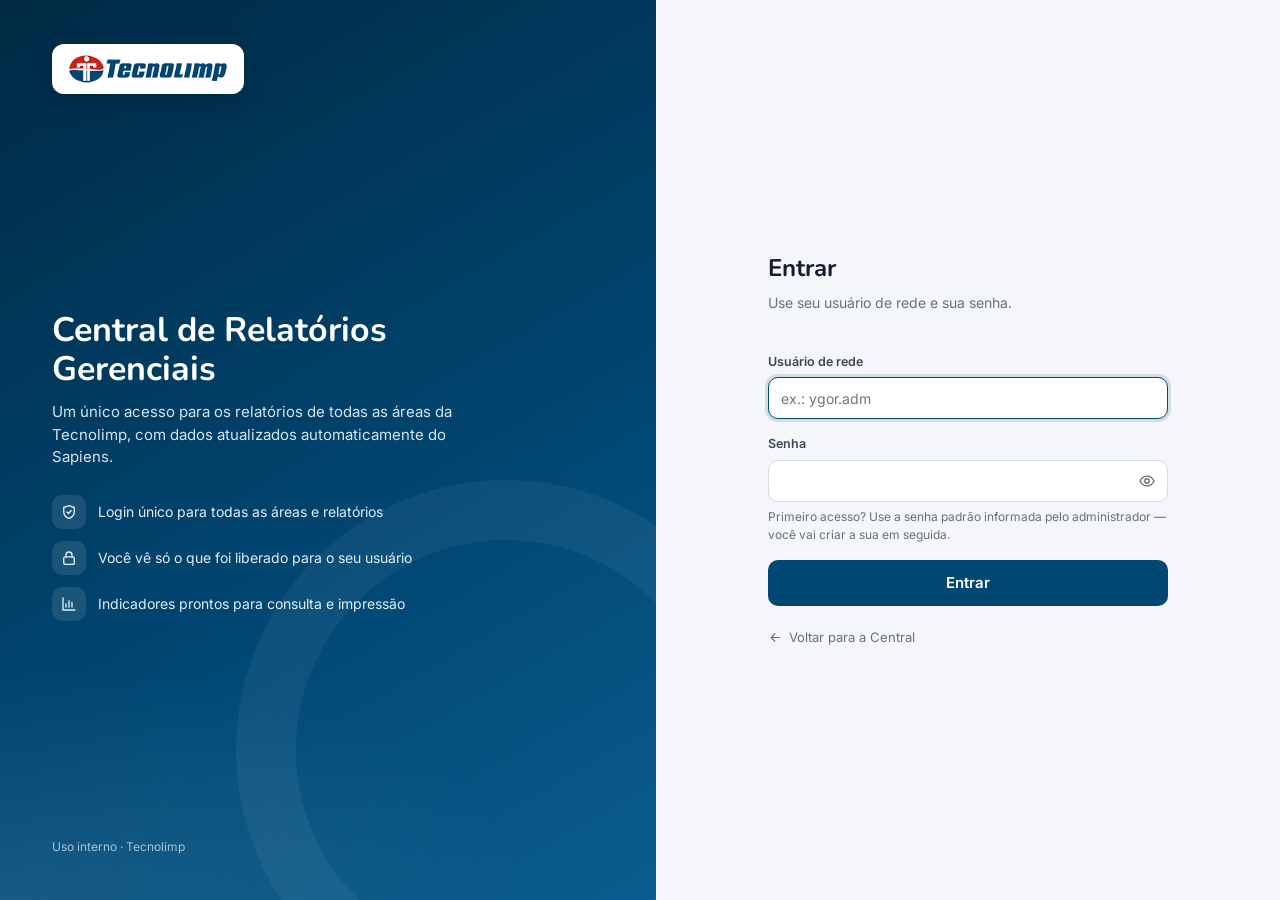
<file: site/login.html>
<!doctype html>
<html lang="pt-BR">
<head>
<meta charset="utf-8">
<meta name="viewport" content="width=device-width, initial-scale=1">
<title>Entrar — Central de Relatórios Tecnolimp</title>
<link rel="icon" href="assets/favicon.ico" sizes="any">
<link rel="preconnect" href="https://fonts.gstatic.com" crossorigin>
<link rel="stylesheet" href="https://fonts.googleapis.com/css2?family=Nunito:wght@700;800&family=Inter:wght@400;500;600;700&display=swap">
<link rel="stylesheet" href="assets/central.css">
<script src="assets/config.js"></script>
<script src="assets/auth.js"></script>
<script src="assets/icones.js"></script>
<style>
  body{background:var(--surface);}
  .auth{flex:1;display:grid;grid-template-columns:minmax(0,1.05fr) minmax(0,1fr);min-height:100vh;}
  .auth-side{position:relative;overflow:hidden;color:#fff;padding:44px 52px;display:flex;flex-direction:column;justify-content:space-between;
    background:radial-gradient(900px 400px at 0% 100%,rgba(255,255,255,.08),transparent 60%),linear-gradient(150deg,var(--brand-800),var(--brand) 60%,#0b5d8f);}
  .auth-side::after{content:"";position:absolute;right:-120px;bottom:-120px;width:420px;height:420px;border-radius:50%;border:60px solid rgba(255,255,255,.05);}
  .logo-chip{display:inline-flex;background:#fff;border-radius:12px;padding:10px 14px;box-shadow:0 8px 24px rgba(0,0,0,.18);}
  .logo-chip img{height:30px;display:block;}
  .auth-side h1{font-family:var(--font-display);font-size:34px;line-height:1.15;margin:0 0 12px;max-width:440px;}
  .auth-side p{color:#d6e4ee;max-width:430px;font-size:15px;margin:0;}
  .feat{list-style:none;padding:0;margin:26px 0 0;display:flex;flex-direction:column;gap:12px;}
  .feat li{display:flex;gap:12px;align-items:center;color:#e3edf4;font-size:14px;}
  .feat .tc-ico{width:34px;height:34px;padding:8px;border-radius:10px;background:rgba(255,255,255,.10);}
  .auth-side small{color:#a9c3d6;font-size:12px;position:relative;z-index:1;}
  .auth-form{display:flex;align-items:center;justify-content:center;padding:40px 24px;background:var(--bg);}
  .form-card{width:100%;max-width:400px;}
  .form-card h2{font-family:var(--font-display);font-size:24px;margin:0 0 6px;color:var(--ink);}
  .form-card .sub{color:var(--muted);margin:0 0 24px;}
  .form-card form{display:flex;flex-direction:column;gap:16px;}
  .pw{position:relative;}
  .pw .input{padding-right:44px;}
  .pw button{position:absolute;right:4px;top:4px;width:34px;height:34px;border:0;background:none;color:var(--muted);border-radius:8px;cursor:pointer;display:grid;place-items:center;}
  .pw button:hover{background:var(--surface-2);color:var(--ink);}
  .caps{font-size:12px;color:var(--warn);}
  .btn-full{width:100%;height:46px;font-size:15px;}
  .voltar{display:inline-flex;align-items:center;gap:6px;color:var(--muted);text-decoration:none;font-size:13px;margin-top:22px;}
  .voltar:hover{color:var(--brand);}
  .mobile-logo{display:none;margin-bottom:24px;}
  .mobile-logo img{height:28px;}
  .spin{width:16px;height:16px;border:2px solid rgba(255,255,255,.4);border-top-color:#fff;border-radius:50%;animation:gira .7s linear infinite;}
  @keyframes gira{to{transform:rotate(360deg)}}
  @media (max-width:860px){
    .auth{grid-template-columns:1fr;}
    .auth-side{display:none;}
    .mobile-logo{display:block;}
    .auth-form{align-items:flex-start;padding-top:56px;}
  }
</style>
</head>
<body>
<div class="auth">
  <aside class="auth-side">
    <div style="position:relative;z-index:1">
      <span class="logo-chip"><img src="assets/tecnolimplogo.png" alt="Tecnolimp"></span>
    </div>
    <div style="position:relative;z-index:1">
      <h1>Central de Relatórios Gerenciais</h1>
      <p>Um único acesso para os relatórios de todas as áreas da Tecnolimp, com dados atualizados automaticamente do Sapiens.</p>
      <ul class="feat">
        <li><span id="f1"></span>Login único para todas as áreas e relatórios</li>
        <li><span id="f2"></span>Você vê só o que foi liberado para o seu usuário</li>
        <li><span id="f3"></span>Indicadores prontos para consulta e impressão</li>
      </ul>
    </div>
    <small>Uso interno · Tecnolimp</small>
  </aside>

  <main class="auth-form">
    <div class="form-card">
      <div class="mobile-logo"><img src="assets/tecnolimplogo.png" alt="Tecnolimp"></div>
      <h2>Entrar</h2>
      <p class="sub" id="sub">Use seu usuário de rede e sua senha.</p>
      <form id="form" novalidate>
        <div id="msg" role="alert"></div>
        <div class="field">
          <label for="email">Usuário de rede</label>
          <input class="input" id="email" type="text" autocomplete="username" autocapitalize="none" spellcheck="false" required placeholder="ex.: ygor.adm">
        </div>
        <div class="field">
          <label for="senha">Senha</label>
          <div class="pw">
            <input class="input" id="senha" type="password" autocomplete="current-password" required>
            <button type="button" id="ver" aria-label="Mostrar senha"></button>
          </div>
          <span class="caps" id="caps" hidden>Caps Lock está ativado</span>
          <span class="hint">Primeiro acesso? Use a senha padrão informada pelo administrador — você vai criar a sua em seguida.</span>
        </div>
        <button class="btn btn-primary btn-full" id="btn" type="submit">Entrar</button>
      </form>
      <a class="voltar" href="index.html"><span id="ic-voltar"></span>Voltar para a Central</a>
    </div>
  </main>
</div>
<script>
(function(){
  "use strict";
  document.getElementById("f1").outerHTML = TCIcone("escudo", 18);
  document.getElementById("f2").outerHTML = TCIcone("cadeado", 18);
  document.getElementById("f3").outerHTML = TCIcone("grafico", 18);
  document.getElementById("ic-voltar").outerHTML = TCIcone("voltar", 15);
  var next = TC.destinoSeguro(new URLSearchParams(location.search).get("next"));
  if (/^area\.html/.test(next) || /^relatorios\//.test(next)) {
    document.getElementById("sub").textContent = "Entre para abrir a área ou o relatório solicitado.";
  }

  // já logado? segue direto
  TC.sessaoValida().then(function(s){
    if (!s) return;
    return TC.perfil().then(function(p){ if (p && p.ativo) location.replace(p.must_change_password ? "trocar-senha.html?next=" + encodeURIComponent(next) : next); });
  }).catch(function(){});

  var olho = document.getElementById("ver"), senha = document.getElementById("senha");
  olho.innerHTML = TCIcone("olho", 18);
  olho.addEventListener("click", function(){
    var mostrar = senha.type === "password";
    senha.type = mostrar ? "text" : "password";
    olho.innerHTML = TCIcone(mostrar ? "olhoOff" : "olho", 18);
    olho.setAttribute("aria-label", mostrar ? "Ocultar senha" : "Mostrar senha");
  });
  senha.addEventListener("keyup", function(e){
    document.getElementById("caps").hidden = !(e.getModifierState && e.getModifierState("CapsLock"));
  });

  var msg = document.getElementById("msg"), btn = document.getElementById("btn"), email = document.getElementById("email");
  function erro(t, campo){
    msg.innerHTML = '<div class="alert alert-err">' + TC.esc(t) + '</div>';
    [email, senha].forEach(function(c){ c.removeAttribute("aria-invalid"); });
    if (campo) { campo.setAttribute("aria-invalid", "true"); campo.focus(); }
  }
  document.getElementById("form").addEventListener("submit", function(e){
    e.preventDefault();
    msg.innerHTML = "";
    if (email.value.trim().length < 2) return erro("Informe seu usuário de rede.", email);
    if (!senha.value) return erro("Informe a senha.", senha);
    btn.disabled = true; btn.innerHTML = '<span class="spin"></span>Entrando…';
    TC.login(email.value, senha.value).then(function(p){
      location.replace(p.must_change_password ? "trocar-senha.html?next=" + encodeURIComponent(next) : next);
    }).catch(function(err){
      erro(err.message || "Não foi possível entrar.", senha);
      senha.select();
      btn.disabled = false; btn.textContent = "Entrar";
    });
  });
  email.focus();
})();
</script>
</body>
</html>
</file>
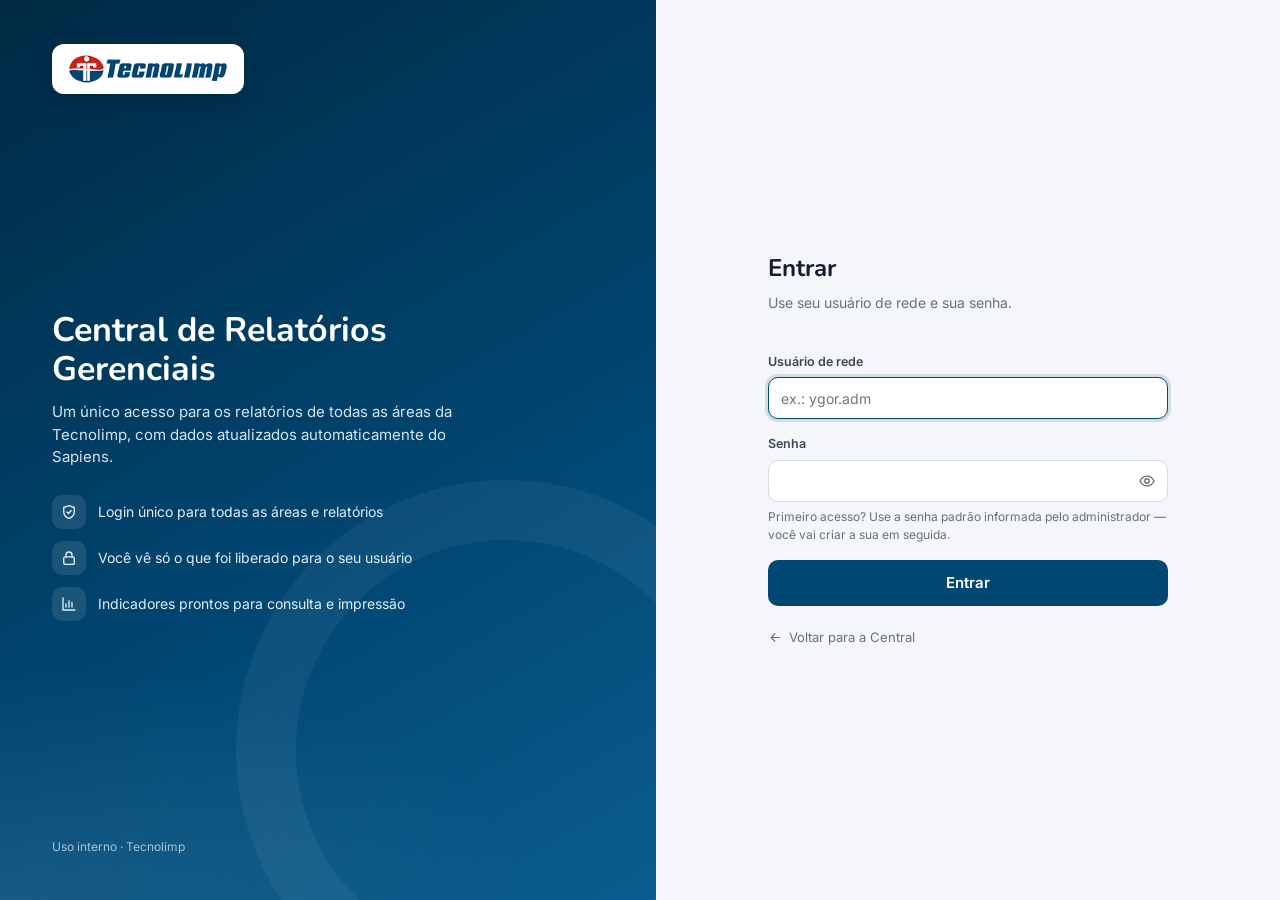
<file: site/trocar-senha.html>
<!doctype html>
<html lang="pt-BR">
<head>
<meta charset="utf-8">
<meta name="viewport" content="width=device-width, initial-scale=1">
<title>Criar senha — Central de Relatórios Tecnolimp</title>
<link rel="icon" href="assets/favicon.ico" sizes="any">
<link rel="preconnect" href="https://fonts.gstatic.com" crossorigin>
<link rel="stylesheet" href="https://fonts.googleapis.com/css2?family=Nunito:wght@700;800&family=Inter:wght@400;500;600;700&display=swap">
<link rel="stylesheet" href="assets/central.css">
<script src="assets/config.js"></script>
<script src="assets/auth.js"></script>
<script src="assets/icones.js"></script>
<style>
  .wrap{flex:1;display:flex;align-items:flex-start;justify-content:center;padding:56px 16px;}
  .box{width:100%;max-width:460px;padding:30px 30px 26px;}
  .step{display:inline-flex;align-items:center;gap:8px;font-size:12px;font-weight:700;letter-spacing:.06em;text-transform:uppercase;color:var(--brand);background:var(--brand-050);border-radius:999px;padding:4px 10px;margin-bottom:14px;}
  h1{font-family:var(--font-display);font-size:23px;margin:0 0 6px;}
  .sub{color:var(--muted);margin:0 0 22px;}
  form{display:flex;flex-direction:column;gap:16px;}
  .regras{list-style:none;margin:0;padding:12px 14px;background:var(--surface-2);border:1px solid var(--line);border-radius:10px;display:grid;gap:6px;font-size:13px;}
  .regras li{display:flex;align-items:center;gap:8px;color:var(--muted);}
  .regras li .dot{width:18px;height:18px;border-radius:50%;border:1.5px solid var(--line-2);display:grid;place-items:center;flex:none;}
  .regras li.ok{color:var(--ok);}
  .regras li.ok .dot{background:var(--ok);border-color:var(--ok);color:#fff;}
  .forca{height:6px;border-radius:999px;background:var(--line);overflow:hidden;}
  .forca span{display:block;height:100%;width:0;border-radius:999px;transition:width .2s,background .2s;}
</style>
</head>
<body>
<header class="tc-top"><div class="tc-top-in">
  <a class="tc-brand" href="index.html"><img src="assets/tecnolimplogo.png" alt="Tecnolimp"><span class="tc-brand-sep"></span><span class="tc-brand-nome">Central de Relatórios</span></a>
  <div class="tc-top-sp"></div>
  <button class="btn btn-ghost btn-sm" id="sair" type="button">Sair</button>
</div></header>

<div class="wrap">
  <div class="card box">
    <span class="step" id="step">Primeiro acesso</span>
    <h1 id="titulo">Crie sua senha pessoal</h1>
    <p class="sub" id="sub">Por segurança, a senha padrão precisa ser trocada antes de continuar. Ela vale para todos os relatórios da Central.</p>
    <form id="form" novalidate>
      <div id="msg" role="alert"></div>
      <div class="field" id="campo-atual" hidden>
        <label for="atual">Senha atual</label>
        <input class="input" id="atual" type="password" autocomplete="current-password">
      </div>
      <div class="field">
        <label for="nova">Nova senha</label>
        <input class="input" id="nova" type="password" autocomplete="new-password" aria-describedby="regras">
        <div class="forca" aria-hidden="true"><span id="forca"></span></div>
      </div>
      <ul class="regras" id="regras">
        <li data-r="tam"><span class="dot"></span>Pelo menos 8 caracteres</li>
        <li data-r="letra"><span class="dot"></span>Contém letras</li>
        <li data-r="num"><span class="dot"></span>Contém números</li>
        <li data-r="igual"><span class="dot"></span>As duas senhas conferem</li>
      </ul>
      <div class="field">
        <label for="conf">Confirmar nova senha</label>
        <input class="input" id="conf" type="password" autocomplete="new-password">
      </div>
      <label class="switch" style="font-size:13px;color:var(--muted)"><input type="checkbox" id="mostrar"><span class="tr"></span>Mostrar senhas</label>
      <button class="btn btn-primary" id="btn" type="submit" style="height:46px">Salvar e continuar</button>
    </form>
  </div>
</div>
<script>
(function(){
  "use strict";
  var params = new URLSearchParams(location.search);
  var next = TC.destinoSeguro(params.get("next"));
  document.getElementById("sair").addEventListener("click", TC.sair);

  TC.exigirLogin({ permitirTrocaPendente: true }).then(function(p){
    var voluntario = !p.must_change_password;
    if (voluntario) {
      document.getElementById("step").textContent = "Minha conta";
      document.getElementById("titulo").textContent = "Alterar senha";
      document.getElementById("sub").textContent = "Informe a senha atual e escolha a nova.";
      document.getElementById("campo-atual").hidden = false;
      document.getElementById("btn").textContent = "Salvar nova senha";
      document.getElementById("atual").focus();
    } else {
      document.getElementById("nova").focus();
    }
    iniciar(p, voluntario);
  });

  function iniciar(p, voluntario){
    var nova = document.getElementById("nova"), conf = document.getElementById("conf"), atual = document.getElementById("atual");
    var msg = document.getElementById("msg"), btn = document.getElementById("btn");
    function regras(){
      var v = nova.value;
      var r = { tam: v.length >= 8, letra: /[a-zA-Z]/.test(v), num: /\d/.test(v), igual: v.length > 0 && v === conf.value };
      document.querySelectorAll("#regras li").forEach(function(li){
        var ok = r[li.dataset.r];
        li.classList.toggle("ok", ok);
        li.querySelector(".dot").innerHTML = ok ? TCIcone("check", 12) : "";
      });
      var pontos = (v.length >= 8) + (v.length >= 12) + /[a-z]/.test(v) + /[A-Z]/.test(v) + /\d/.test(v) + /[^a-zA-Z0-9]/.test(v);
      var f = document.getElementById("forca");
      f.style.width = Math.min(100, pontos / 6 * 100) + "%";
      f.style.background = pontos <= 2 ? "#c4261d" : pontos <= 4 ? "#d68a00" : "#0b6e4f";
      return r.tam && r.letra && r.num && r.igual;
    }
    nova.addEventListener("input", regras); conf.addEventListener("input", regras);
    document.getElementById("mostrar").addEventListener("change", function(e){
      [nova, conf, atual].forEach(function(i){ i.type = e.target.checked ? "text" : "password"; });
    });
    document.getElementById("form").addEventListener("submit", function(e){
      e.preventDefault(); msg.innerHTML = "";
      if (voluntario && !atual.value) { msg.innerHTML = '<div class="alert alert-err">Informe a senha atual.</div>'; atual.focus(); return; }
      if (!regras()) { msg.innerHTML = '<div class="alert alert-err">A nova senha não atende a todos os requisitos.</div>'; nova.focus(); return; }
      btn.disabled = true; var txt = btn.textContent; btn.textContent = "Salvando…";
      var verifica = voluntario ? TC.login(p.email, atual.value).catch(function(){ throw new Error("Senha atual incorreta."); }) : Promise.resolve();
      verifica.then(function(){ return TC.trocarSenha(nova.value); }).then(function(){
        msg.innerHTML = '<div class="alert alert-ok">Senha salva com sucesso. Redirecionando…</div>';
        setTimeout(function(){ location.replace(voluntario ? "index.html" : next); }, 700);
      }).catch(function(err){
        msg.innerHTML = '<div class="alert alert-err">' + TC.esc(err.message) + '</div>';
        btn.disabled = false; btn.textContent = txt;
      });
    });
  }
})();
</script>
</body>
</html>
</file>
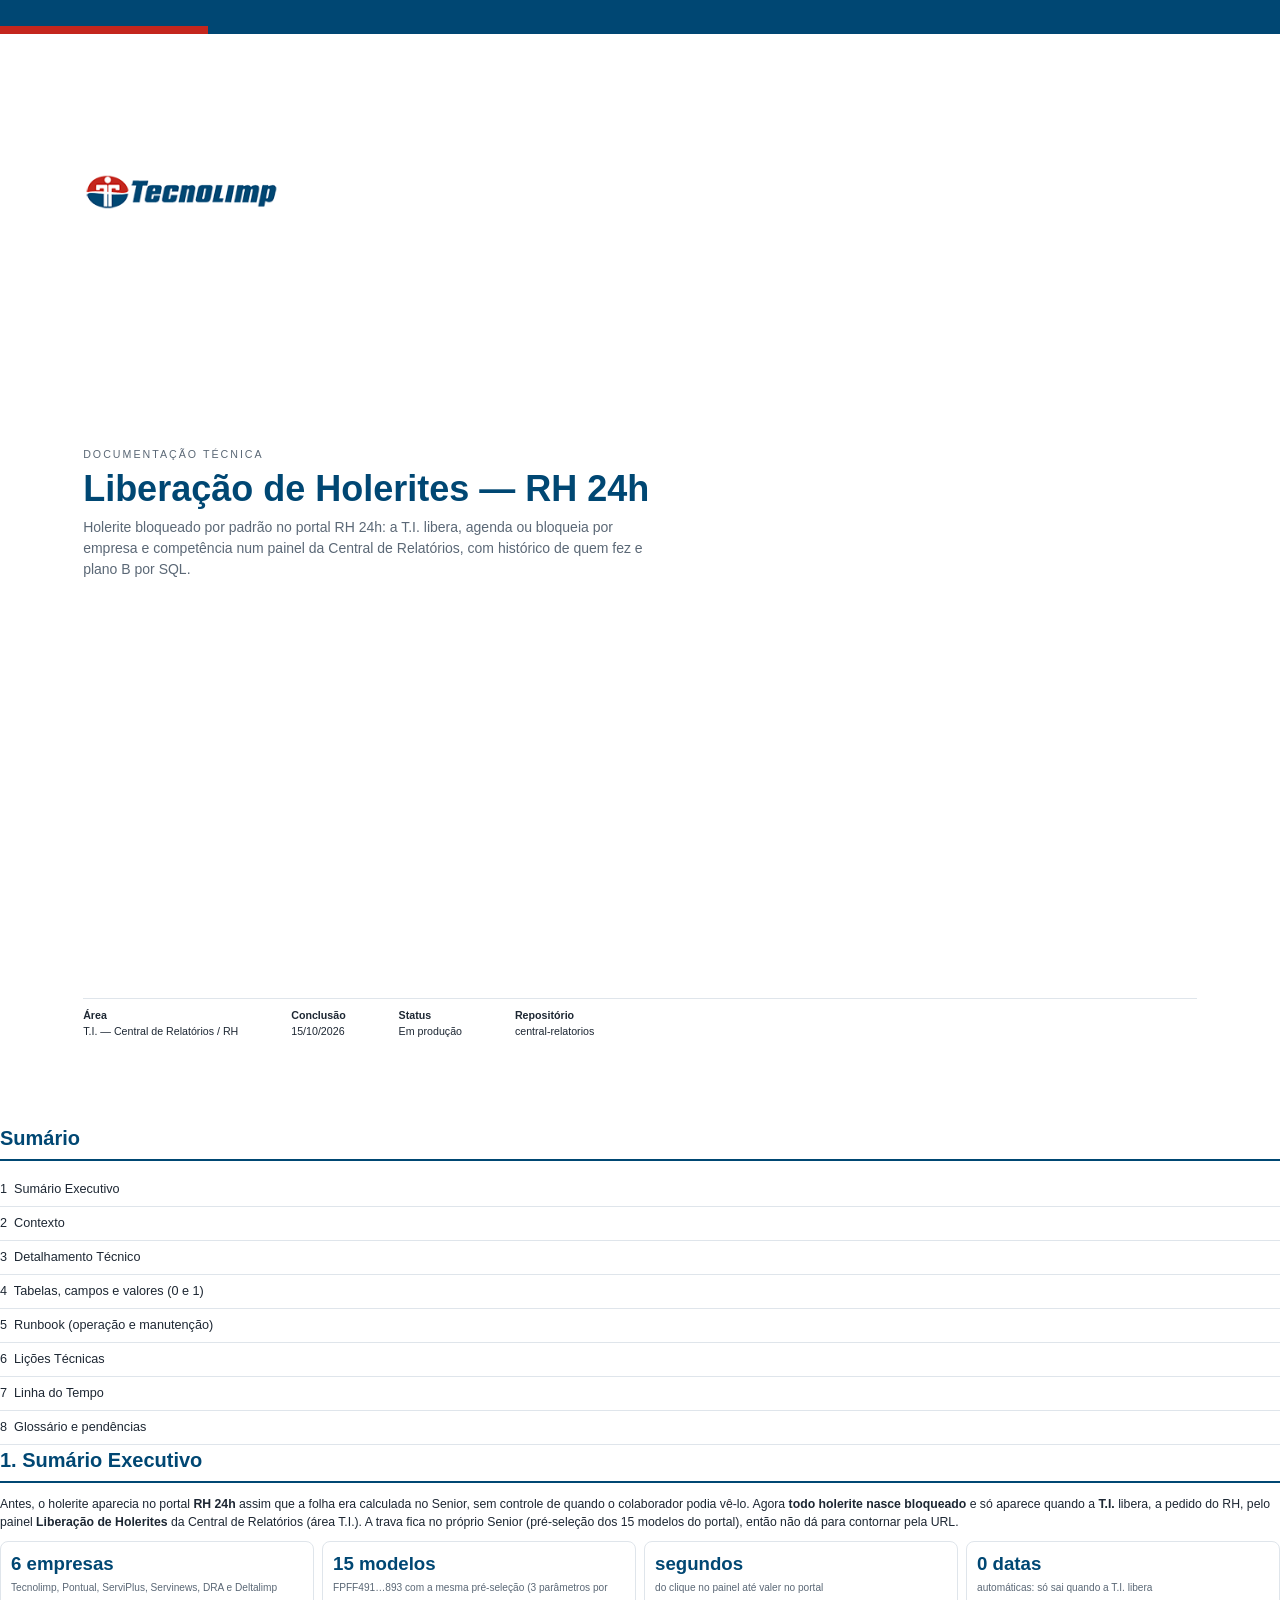
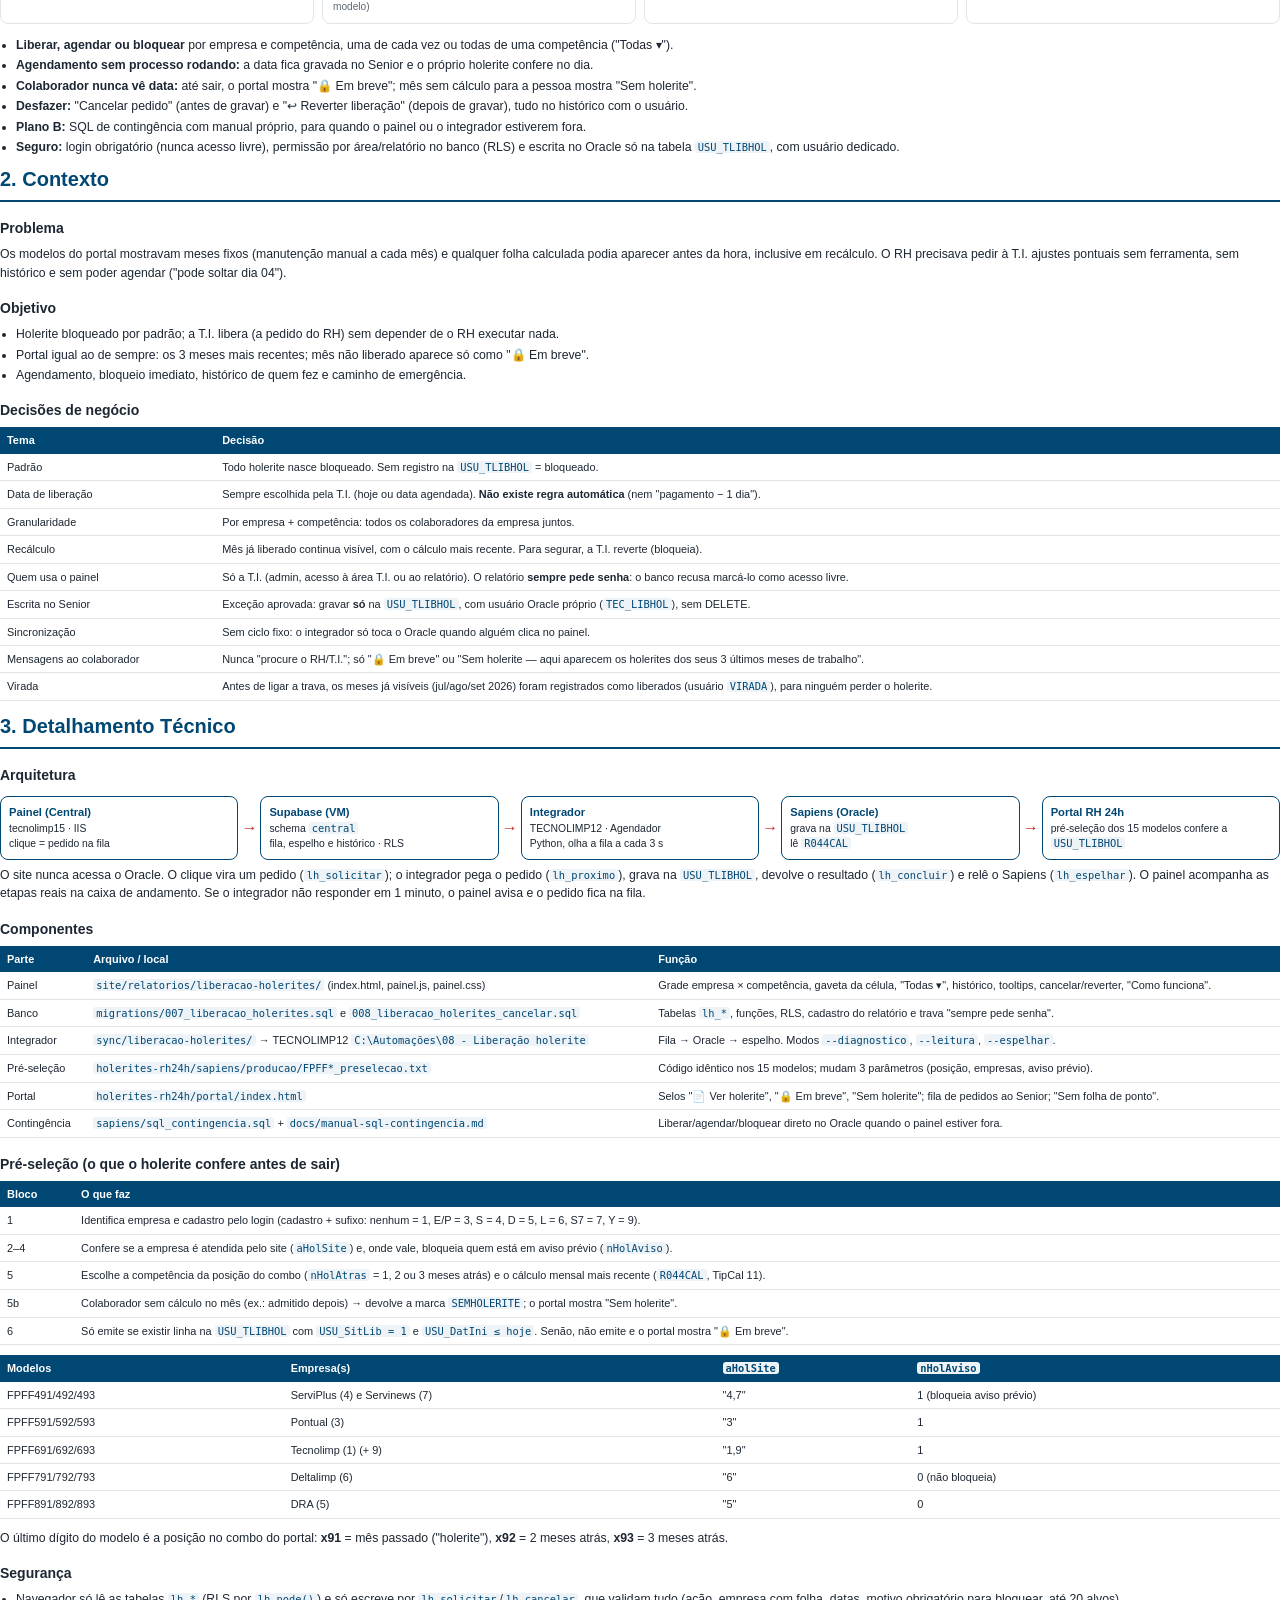
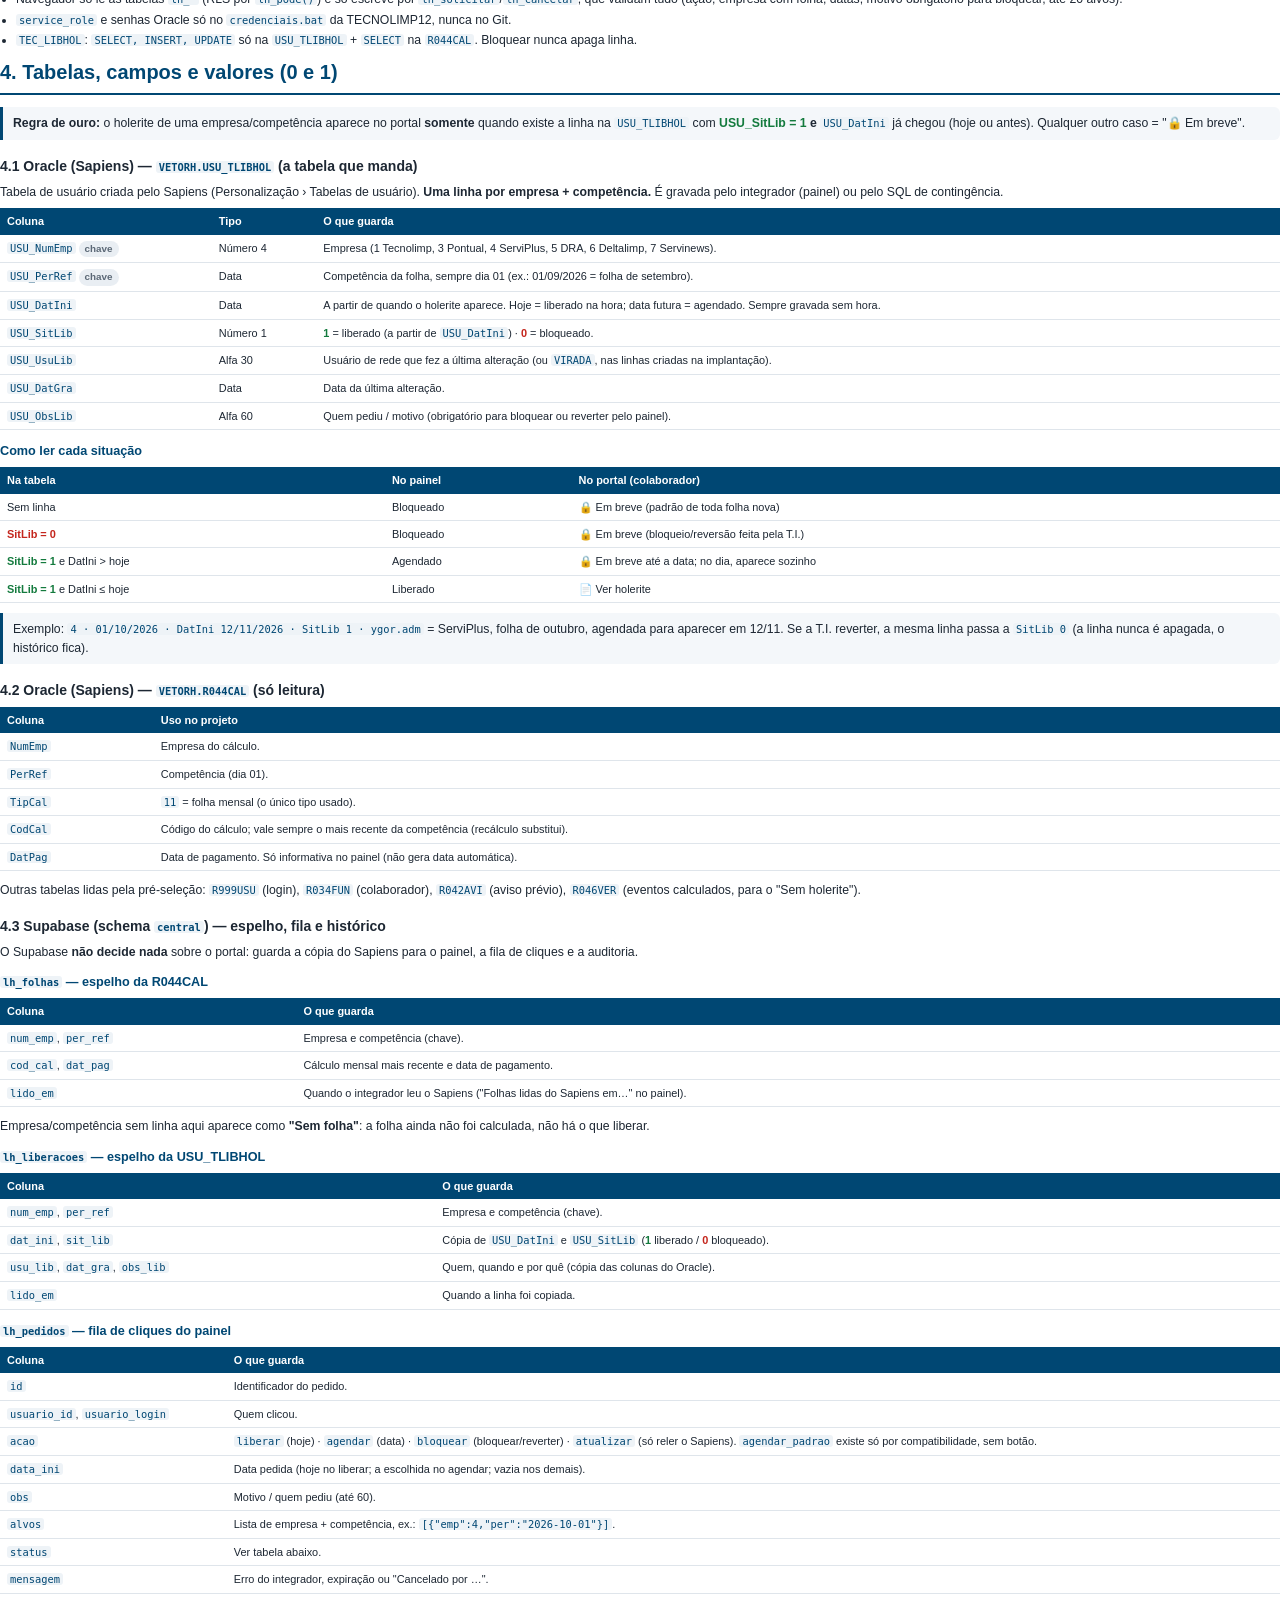
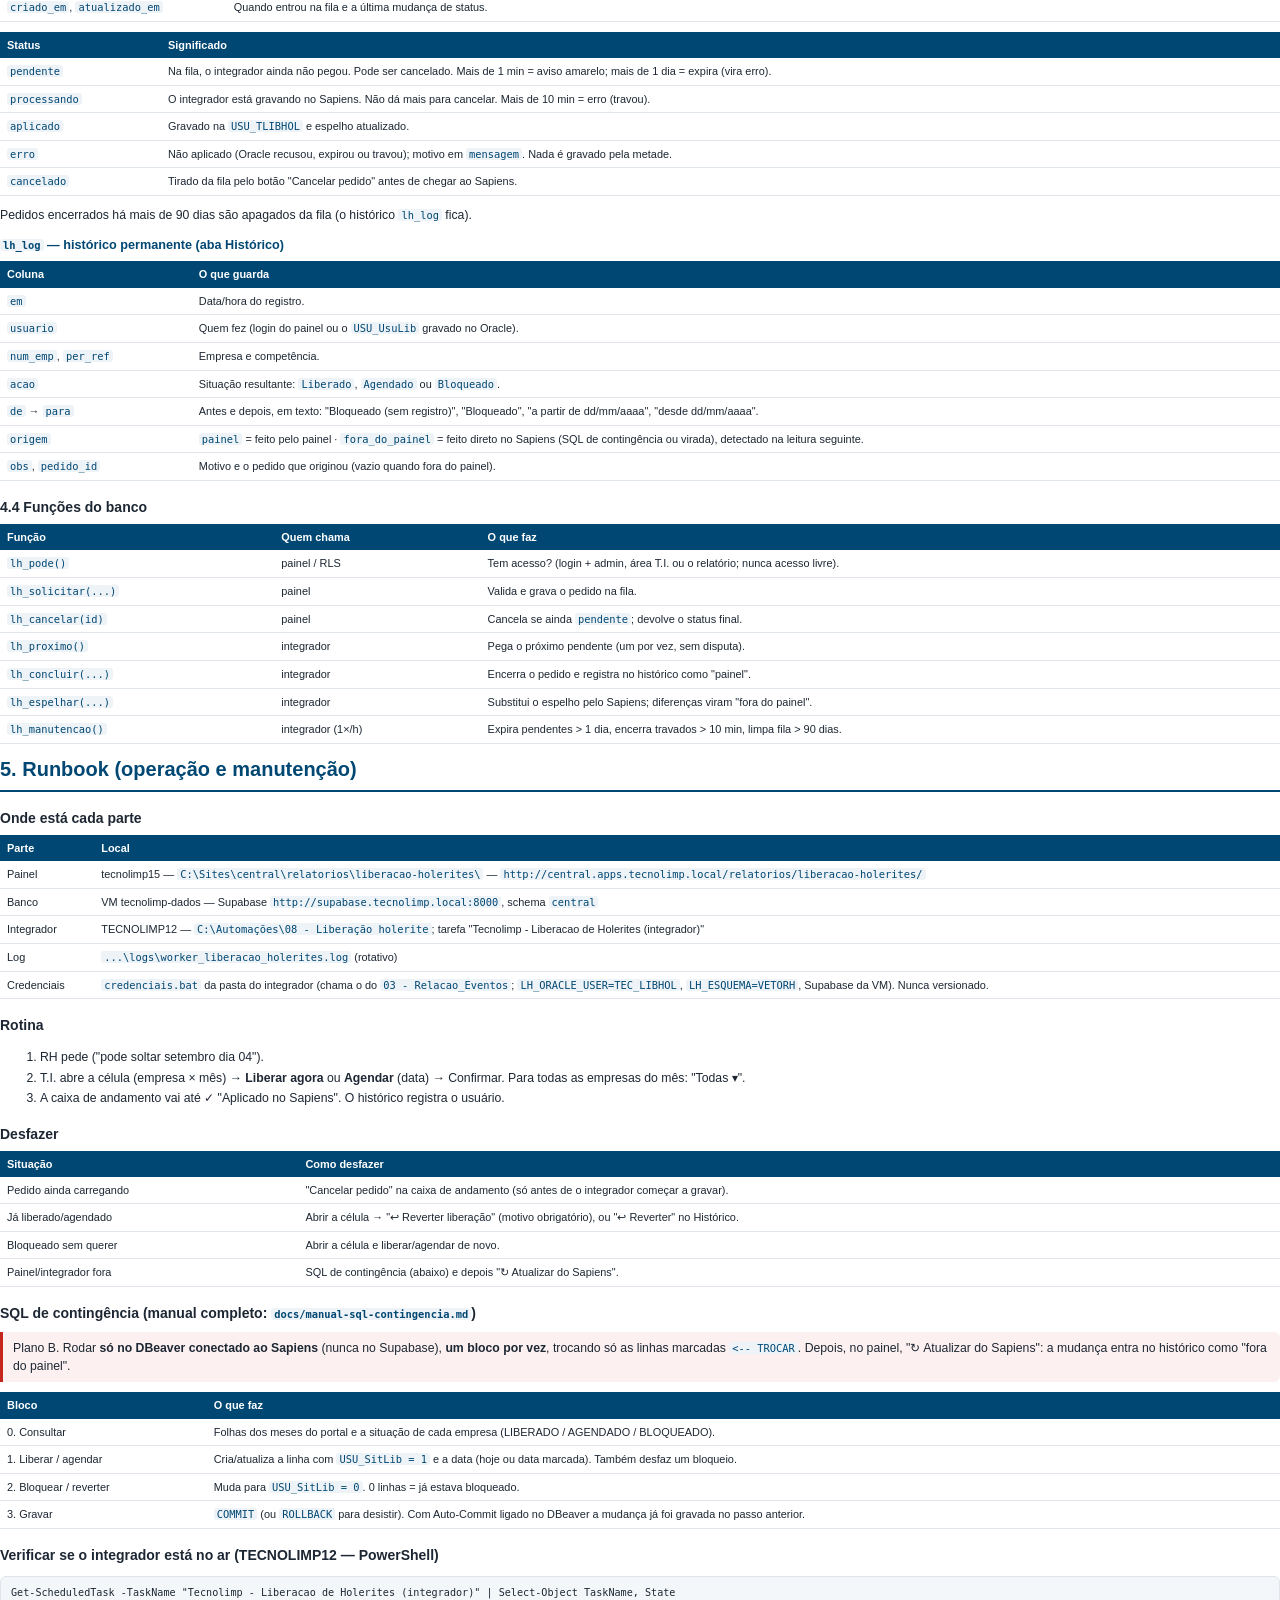
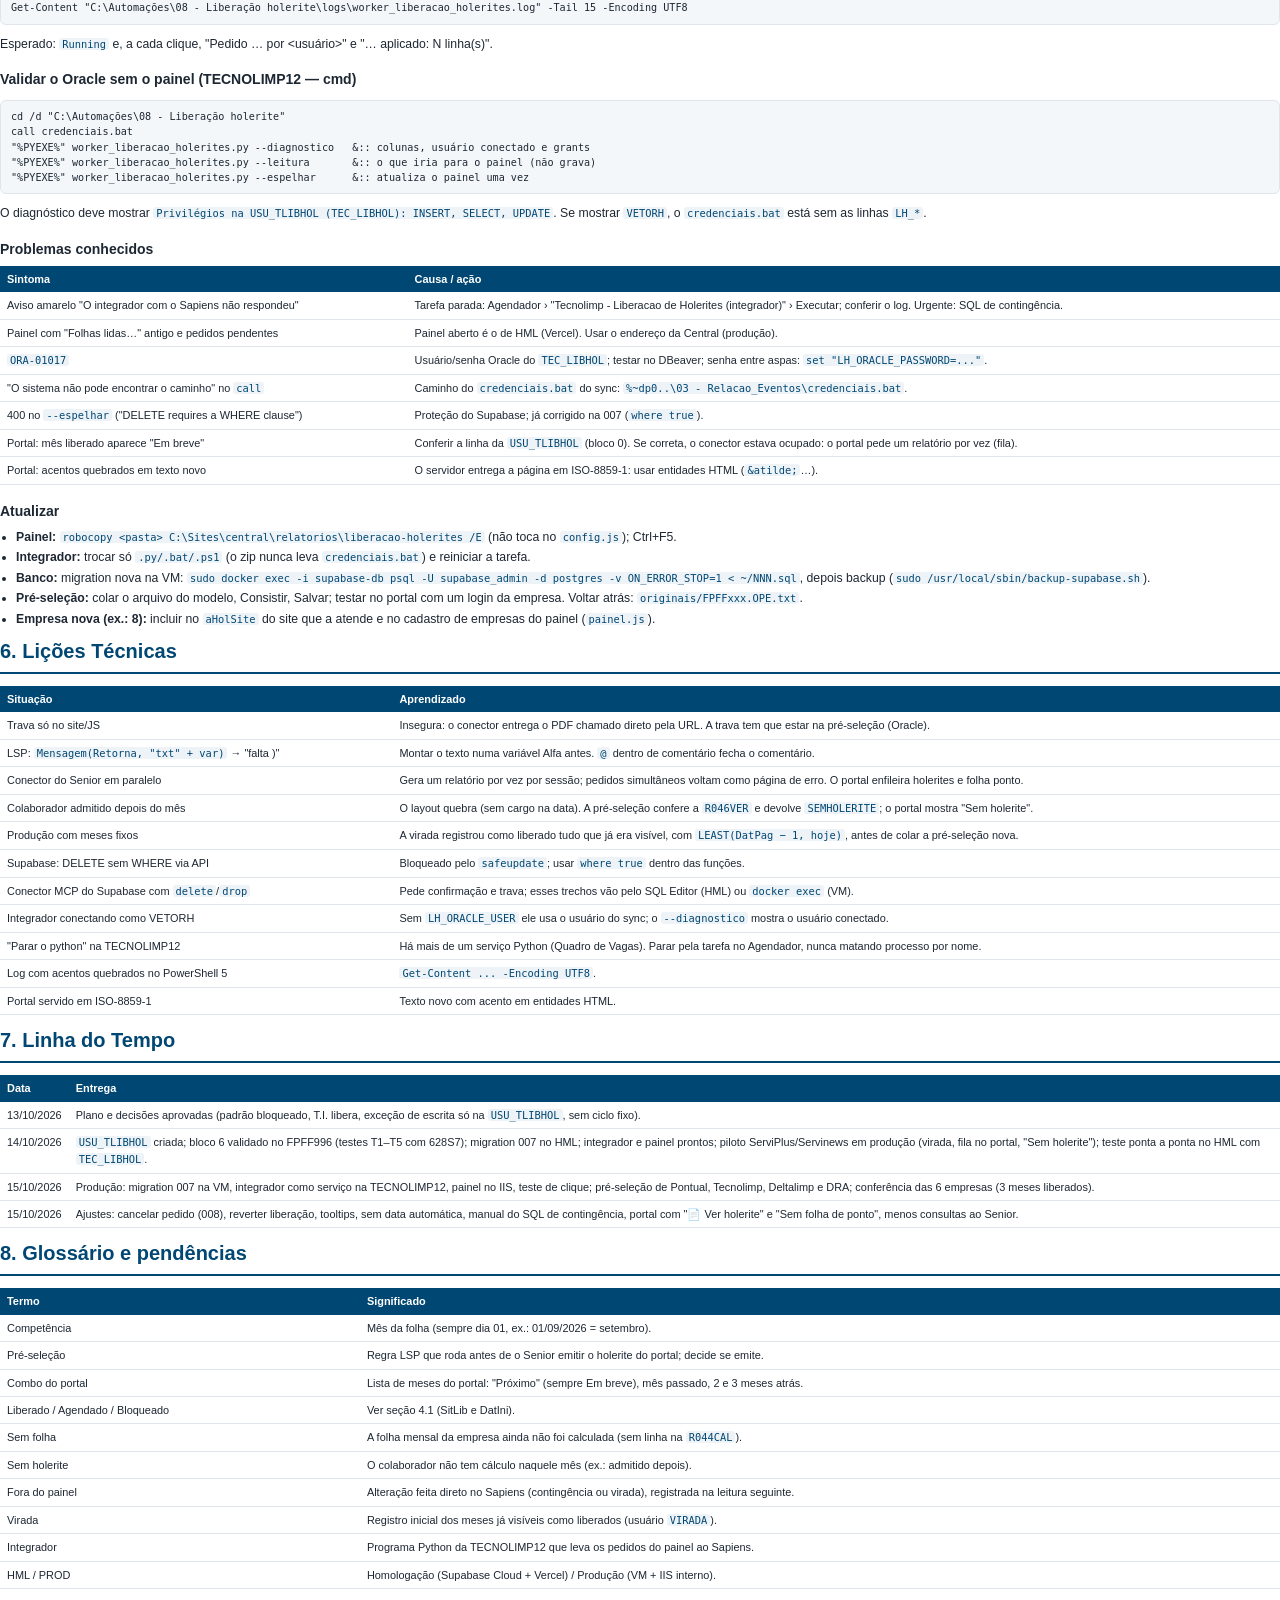
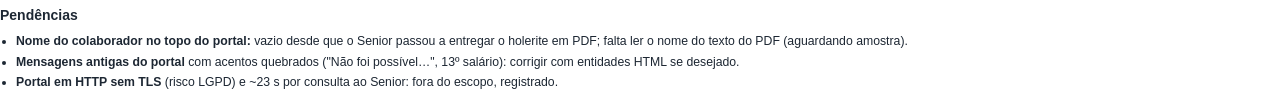
<file: holerites-rh24h/docs/documentacao-tecnica.html>
<!doctype html>
<html lang="pt-BR">
<head>
<meta charset="utf-8">
<title>Liberação de Holerites — Documentação Técnica</title>
<style>
  @page { size: A4; margin: 22mm 18mm 20mm 18mm;
    @top-right { content: "Tecnolimp · Central de Relatórios"; font: 7.5pt Inter; color: #8a96a3; }
    @bottom-left { content: "Liberação de Holerites (RH 24h) — Documentação técnica"; font: 7.5pt Inter; color: #8a96a3; }
    @bottom-right { content: "Página " counter(page) " de " counter(pages); font: 7.5pt Inter; color: #8a96a3; } }
  @page capa { margin: 0; @top-right { content: none; } @bottom-left { content: none; } @bottom-right { content: none; } }
  :root { --p: #004773; --r: #c4261d; --ink: #1d2733; --mut: #5b6876; --line: #dfe5eb; --alt: #f4f7fa; }
  * { box-sizing: border-box; }
  body { font-family: Inter, sans-serif; font-size: 9.2pt; line-height: 1.5; color: var(--ink); margin: 0; }
  h1 { font-size: 15pt; color: var(--p); margin: 0 0 12px; padding-bottom: 6px; border-bottom: 2px solid var(--p); page-break-before: always; }
  h2 { font-size: 10.5pt; color: var(--ink); margin: 16px 0 6px; }
  h3 { font-size: 9.5pt; color: var(--p); margin: 12px 0 4px; }
  p { margin: 0 0 7px; }
  ul { margin: 0 0 8px; padding-left: 16px; } li { margin: 2px 0; }
  code { font-family: "DejaVu Sans Mono", monospace; font-size: 7.8pt; background: #eef3f7; color: var(--p); padding: 0 3px; border-radius: 3px; }
  pre { font-family: "DejaVu Sans Mono", monospace; font-size: 7.6pt; background: #f4f7fa; border: 1px solid var(--line); border-radius: 6px; padding: 8px 10px; white-space: pre-wrap; page-break-inside: avoid; }
  table { width: 100%; border-collapse: collapse; margin: 6px 0 10px; font-size: 8.2pt; page-break-inside: auto; }
  tr { page-break-inside: avoid; }
  table.peq { page-break-inside: avoid; }
  thead { display: table-header-group; }
  h2, h3 { page-break-after: avoid; }
  th { background: var(--p); color: #fff; text-align: left; font-weight: 600; padding: 5px 7px; }
  td { padding: 5px 7px; border-bottom: 1px solid var(--line); vertical-align: top; }
  td:first-child { white-space: nowrap; }
  td.w { white-space: normal; }
  .kpis { display: flex; gap: 8px; margin: 10px 0 12px; }
  .kpi { flex: 1; border: 1px solid var(--line); border-radius: 8px; padding: 8px 10px; }
  .kpi b { display: block; font-size: 14pt; color: var(--p); }
  .kpi span { font-size: 7.6pt; color: var(--mut); }
  .nota { border-left: 3px solid var(--p); background: var(--alt); padding: 7px 10px; margin: 8px 0 10px; border-radius: 0 6px 6px 0; page-break-inside: avoid; }
  .alerta { border-left-color: var(--r); background: #fcf1f0; }
  .v1 { color: #137a3d; font-weight: 700; } .v0 { color: var(--r); font-weight: 700; }
  .tag { display: inline-block; font-size: 7.4pt; font-weight: 700; padding: 1px 6px; border-radius: 9px; background: #e9eef3; color: var(--mut); }
  /* capa */
  .capa { page: capa; height: 297mm; position: relative; padding: 0 22mm; }
  .capa .barra { position: absolute; top: 0; left: 0; right: 0; height: 9mm; background: var(--p); }
  .capa .barra i { position: absolute; left: 0; bottom: 0; width: 55mm; height: 2.2mm; background: var(--r); }
  .capa img { position: absolute; top: 46mm; left: 22mm; width: 52mm; }
  .capa .tit { position: absolute; top: 118mm; left: 22mm; right: 22mm; }
  .capa .sup { font-size: 8pt; letter-spacing: 2px; color: var(--mut); }
  .capa .h0 { display: block; font-size: 27pt; font-weight: 800; color: var(--p); margin: 6px 0 8px; line-height: 1.15; }
  .capa .sub { font-size: 10.5pt; color: var(--mut); max-width: 150mm; }
  .capa .meta { position: absolute; bottom: 22mm; left: 22mm; right: 22mm; border-top: 1px solid var(--line); padding-top: 8px; display: flex; gap: 14mm; font-size: 8pt; }
  .capa .meta b { display: block; }
  /* sumário */
  .sum { page-break-before: always; }
  .sum h1 { page-break-before: avoid; }
  .sum a { display: block; padding: 7px 0; border-bottom: 1px solid var(--line); color: var(--ink); text-decoration: none; font-size: 9.5pt; }
  .sum a::after { content: target-counter(attr(href), page); float: right; color: var(--p); font-weight: 700; }
  /* diagrama */
  .arq { display: flex; align-items: stretch; gap: 0; margin: 10px 0 6px; page-break-inside: avoid; }
  .bx { flex: 1; border: 1.5px solid var(--p); border-radius: 8px; padding: 7px 8px; font-size: 7.8pt; background: #fff; }
  .bx b { display: block; color: var(--p); font-size: 8.4pt; }
  .seta { width: 22px; display: flex; align-items: center; justify-content: center; color: var(--r); font-weight: 800; font-size: 12pt; }
</style>
</head>
<body>

<section class="capa">
  <div class="barra"><i></i></div>
  <img src="../../site/assets/tecnolimplogo.png" alt="Tecnolimp">
  <div class="tit">
    <div class="sup">DOCUMENTAÇÃO TÉCNICA</div>
    <div class="h0">Liberação de Holerites — RH 24h</div>
    <div class="sub">Holerite bloqueado por padrão no portal RH 24h: a T.I. libera, agenda ou bloqueia por empresa e competência num painel da Central de Relatórios, com histórico de quem fez e plano B por SQL.</div>
  </div>
  <div class="meta">
    <div><b>Área</b>T.I. — Central de Relatórios / RH</div>
    <div><b>Conclusão</b>15/10/2026</div>
    <div><b>Status</b>Em produção</div>
    <div><b>Repositório</b>central-relatorios</div>
  </div>
</section>

<section class="sum">
  <h1>Sumário</h1>
  <a href="#s1">1&nbsp;&nbsp;Sumário Executivo</a>
  <a href="#s2">2&nbsp;&nbsp;Contexto</a>
  <a href="#s3">3&nbsp;&nbsp;Detalhamento Técnico</a>
  <a href="#s4">4&nbsp;&nbsp;Tabelas, campos e valores (0 e 1)</a>
  <a href="#s5">5&nbsp;&nbsp;Runbook (operação e manutenção)</a>
  <a href="#s6">6&nbsp;&nbsp;Lições Técnicas</a>
  <a href="#s7">7&nbsp;&nbsp;Linha do Tempo</a>
  <a href="#s8">8&nbsp;&nbsp;Glossário e pendências</a>
</section>

<h1 id="s1">1. Sumário Executivo</h1>
<p>Antes, o holerite aparecia no portal <b>RH 24h</b> assim que a folha era calculada no Senior, sem controle de quando o colaborador podia vê-lo. Agora <b>todo holerite nasce bloqueado</b> e só aparece quando a <b>T.I.</b> libera, a pedido do RH, pelo painel <b>Liberação de Holerites</b> da Central de Relatórios (área T.I.). A trava fica no próprio Senior (pré-seleção dos 15 modelos do portal), então não dá para contornar pela URL.</p>
<div class="kpis">
  <div class="kpi"><b>6 empresas</b><span>Tecnolimp, Pontual, ServiPlus, Servinews, DRA e Deltalimp</span></div>
  <div class="kpi"><b>15 modelos</b><span>FPFF491…893 com a mesma pré-seleção (3 parâmetros por modelo)</span></div>
  <div class="kpi"><b>segundos</b><span>do clique no painel até valer no portal</span></div>
  <div class="kpi"><b>0 datas</b><span>automáticas: só sai quando a T.I. libera</span></div>
</div>
<ul>
  <li><b>Liberar, agendar ou bloquear</b> por empresa e competência, uma de cada vez ou todas de uma competência ("Todas ▾").</li>
  <li><b>Agendamento sem processo rodando:</b> a data fica gravada no Senior e o próprio holerite confere no dia.</li>
  <li><b>Colaborador nunca vê data:</b> até sair, o portal mostra "🔒 Em breve"; mês sem cálculo para a pessoa mostra "Sem holerite".</li>
  <li><b>Desfazer:</b> "Cancelar pedido" (antes de gravar) e "↩ Reverter liberação" (depois de gravar), tudo no histórico com o usuário.</li>
  <li><b>Plano B:</b> SQL de contingência com manual próprio, para quando o painel ou o integrador estiverem fora.</li>
  <li><b>Seguro:</b> login obrigatório (nunca acesso livre), permissão por área/relatório no banco (RLS) e escrita no Oracle só na tabela <code>USU_TLIBHOL</code>, com usuário dedicado.</li>
</ul>

<h1 id="s2">2. Contexto</h1>
<h2>Problema</h2>
<p>Os modelos do portal mostravam meses fixos (manutenção manual a cada mês) e qualquer folha calculada podia aparecer antes da hora, inclusive em recálculo. O RH precisava pedir à T.I. ajustes pontuais sem ferramenta, sem histórico e sem poder agendar ("pode soltar dia 04").</p>
<h2>Objetivo</h2>
<ul>
  <li>Holerite bloqueado por padrão; a T.I. libera (a pedido do RH) sem depender de o RH executar nada.</li>
  <li>Portal igual ao de sempre: os 3 meses mais recentes; mês não liberado aparece só como "🔒 Em breve".</li>
  <li>Agendamento, bloqueio imediato, histórico de quem fez e caminho de emergência.</li>
</ul>
<h2>Decisões de negócio</h2>
<table><thead><tr><th>Tema</th><th>Decisão</th></tr></thead><tbody>
  <tr><td>Padrão</td><td class="w">Todo holerite nasce bloqueado. Sem registro na <code>USU_TLIBHOL</code> = bloqueado.</td></tr>
  <tr><td>Data de liberação</td><td class="w">Sempre escolhida pela T.I. (hoje ou data agendada). <b>Não existe regra automática</b> (nem "pagamento − 1 dia").</td></tr>
  <tr><td>Granularidade</td><td class="w">Por empresa + competência: todos os colaboradores da empresa juntos.</td></tr>
  <tr><td>Recálculo</td><td class="w">Mês já liberado continua visível, com o cálculo mais recente. Para segurar, a T.I. reverte (bloqueia).</td></tr>
  <tr><td>Quem usa o painel</td><td class="w">Só a T.I. (admin, acesso à área T.I. ou ao relatório). O relatório <b>sempre pede senha</b>: o banco recusa marcá-lo como acesso livre.</td></tr>
  <tr><td>Escrita no Senior</td><td class="w">Exceção aprovada: gravar <b>só</b> na <code>USU_TLIBHOL</code>, com usuário Oracle próprio (<code>TEC_LIBHOL</code>), sem DELETE.</td></tr>
  <tr><td>Sincronização</td><td class="w">Sem ciclo fixo: o integrador só toca o Oracle quando alguém clica no painel.</td></tr>
  <tr><td>Mensagens ao colaborador</td><td class="w">Nunca "procure o RH/T.I."; só "🔒 Em breve" ou "Sem holerite — aqui aparecem os holerites dos seus 3 últimos meses de trabalho".</td></tr>
  <tr><td>Virada</td><td class="w">Antes de ligar a trava, os meses já visíveis (jul/ago/set 2026) foram registrados como liberados (usuário <code>VIRADA</code>), para ninguém perder o holerite.</td></tr>
</tbody></table>

<h1 id="s3">3. Detalhamento Técnico</h1>
<h2>Arquitetura</h2>
<div class="arq">
  <div class="bx"><b>Painel (Central)</b>tecnolimp15 · IIS<br>clique = pedido na fila</div>
  <div class="seta">→</div>
  <div class="bx"><b>Supabase (VM)</b>schema <code>central</code><br>fila, espelho e histórico · RLS</div>
  <div class="seta">→</div>
  <div class="bx"><b>Integrador</b>TECNOLIMP12 · Agendador<br>Python, olha a fila a cada 3 s</div>
  <div class="seta">→</div>
  <div class="bx"><b>Sapiens (Oracle)</b>grava na <code>USU_TLIBHOL</code><br>lê <code>R044CAL</code></div>
  <div class="seta">→</div>
  <div class="bx"><b>Portal RH 24h</b>pré-seleção dos 15 modelos confere a <code>USU_TLIBHOL</code></div>
</div>
<p>O site nunca acessa o Oracle. O clique vira um pedido (<code>lh_solicitar</code>); o integrador pega o pedido (<code>lh_proximo</code>), grava na <code>USU_TLIBHOL</code>, devolve o resultado (<code>lh_concluir</code>) e relê o Sapiens (<code>lh_espelhar</code>). O painel acompanha as etapas reais na caixa de andamento. Se o integrador não responder em 1 minuto, o painel avisa e o pedido fica na fila.</p>

<h2>Componentes</h2>
<table class="peq"><thead><tr><th>Parte</th><th>Arquivo / local</th><th>Função</th></tr></thead><tbody>
  <tr><td>Painel</td><td class="w"><code>site/relatorios/liberacao-holerites/</code> (index.html, painel.js, painel.css)</td><td class="w">Grade empresa × competência, gaveta da célula, "Todas ▾", histórico, tooltips, cancelar/reverter, "Como funciona".</td></tr>
  <tr><td>Banco</td><td class="w"><code>migrations/007_liberacao_holerites.sql</code> e <code>008_liberacao_holerites_cancelar.sql</code></td><td class="w">Tabelas <code>lh_*</code>, funções, RLS, cadastro do relatório e trava "sempre pede senha".</td></tr>
  <tr><td>Integrador</td><td class="w"><code>sync/liberacao-holerites/</code> → TECNOLIMP12 <code>C:\Automações\08 - Liberação holerite</code></td><td class="w">Fila → Oracle → espelho. Modos <code>--diagnostico</code>, <code>--leitura</code>, <code>--espelhar</code>.</td></tr>
  <tr><td>Pré-seleção</td><td class="w"><code>holerites-rh24h/sapiens/producao/FPFF*_preselecao.txt</code></td><td class="w">Código idêntico nos 15 modelos; mudam 3 parâmetros (posição, empresas, aviso prévio).</td></tr>
  <tr><td>Portal</td><td class="w"><code>holerites-rh24h/portal/index.html</code></td><td class="w">Selos "📄 Ver holerite", "🔒 Em breve", "Sem holerite"; fila de pedidos ao Senior; "Sem folha de ponto".</td></tr>
  <tr><td>Contingência</td><td class="w"><code>sapiens/sql_contingencia.sql</code> + <code>docs/manual-sql-contingencia.md</code></td><td class="w">Liberar/agendar/bloquear direto no Oracle quando o painel estiver fora.</td></tr>
</tbody></table>

<h2>Pré-seleção (o que o holerite confere antes de sair)</h2>
<table class="peq"><thead><tr><th>Bloco</th><th>O que faz</th></tr></thead><tbody>
  <tr><td>1</td><td class="w">Identifica empresa e cadastro pelo login (cadastro + sufixo: nenhum = 1, E/P = 3, S = 4, D = 5, L = 6, S7 = 7, Y = 9).</td></tr>
  <tr><td>2–4</td><td class="w">Confere se a empresa é atendida pelo site (<code>aHolSite</code>) e, onde vale, bloqueia quem está em aviso prévio (<code>nHolAviso</code>).</td></tr>
  <tr><td>5</td><td class="w">Escolhe a competência da posição do combo (<code>nHolAtras</code> = 1, 2 ou 3 meses atrás) e o cálculo mensal mais recente (<code>R044CAL</code>, TipCal 11).</td></tr>
  <tr><td>5b</td><td class="w">Colaborador sem cálculo no mês (ex.: admitido depois) → devolve a marca <code>SEMHOLERITE</code>; o portal mostra "Sem holerite".</td></tr>
  <tr><td>6</td><td class="w">Só emite se existir linha na <code>USU_TLIBHOL</code> com <code>USU_SitLib = 1</code> e <code>USU_DatIni ≤ hoje</code>. Senão, não emite e o portal mostra "🔒 Em breve".</td></tr>
</tbody></table>
<table class="peq"><thead><tr><th>Modelos</th><th>Empresa(s)</th><th><code>aHolSite</code></th><th><code>nHolAviso</code></th></tr></thead><tbody>
  <tr><td>FPFF491/492/493</td><td>ServiPlus (4) e Servinews (7)</td><td>"4,7"</td><td>1 (bloqueia aviso prévio)</td></tr>
  <tr><td>FPFF591/592/593</td><td>Pontual (3)</td><td>"3"</td><td>1</td></tr>
  <tr><td>FPFF691/692/693</td><td>Tecnolimp (1) (+ 9)</td><td>"1,9"</td><td>1</td></tr>
  <tr><td>FPFF791/792/793</td><td>Deltalimp (6)</td><td>"6"</td><td>0 (não bloqueia)</td></tr>
  <tr><td>FPFF891/892/893</td><td>DRA (5)</td><td>"5"</td><td>0</td></tr>
</tbody></table>
<p>O último dígito do modelo é a posição no combo do portal: <b>x91</b> = mês passado ("holerite"), <b>x92</b> = 2 meses atrás, <b>x93</b> = 3 meses atrás.</p>

<h2>Segurança</h2>
<ul>
  <li>Navegador só lê as tabelas <code>lh_*</code> (RLS por <code>lh_pode()</code>) e só escreve por <code>lh_solicitar</code>/<code>lh_cancelar</code>, que validam tudo (ação, empresa com folha, datas, motivo obrigatório para bloquear, até 20 alvos).</li>
  <li><code>service_role</code> e senhas Oracle só no <code>credenciais.bat</code> da TECNOLIMP12, nunca no Git.</li>
  <li><code>TEC_LIBHOL</code>: <code>SELECT, INSERT, UPDATE</code> só na <code>USU_TLIBHOL</code> + <code>SELECT</code> na <code>R044CAL</code>. Bloquear nunca apaga linha.</li>
</ul>

<h1 id="s4">4. Tabelas, campos e valores (0 e 1)</h1>
<div class="nota"><b>Regra de ouro:</b> o holerite de uma empresa/competência aparece no portal <b>somente</b> quando existe a linha na <code>USU_TLIBHOL</code> com <span class="v1">USU_SitLib = 1</span> <b>e</b> <code>USU_DatIni</code> já chegou (hoje ou antes). Qualquer outro caso = "🔒 Em breve".</div>

<h2>4.1 Oracle (Sapiens) — <code>VETORH.USU_TLIBHOL</code> (a tabela que manda)</h2>
<p>Tabela de usuário criada pelo Sapiens (Personalização › Tabelas de usuário). <b>Uma linha por empresa + competência.</b> É gravada pelo integrador (painel) ou pelo SQL de contingência.</p>
<table><thead><tr><th>Coluna</th><th>Tipo</th><th>O que guarda</th></tr></thead><tbody>
  <tr><td><code>USU_NumEmp</code> <span class="tag">chave</span></td><td>Número 4</td><td class="w">Empresa (1 Tecnolimp, 3 Pontual, 4 ServiPlus, 5 DRA, 6 Deltalimp, 7 Servinews).</td></tr>
  <tr><td><code>USU_PerRef</code> <span class="tag">chave</span></td><td>Data</td><td class="w">Competência da folha, sempre dia 01 (ex.: 01/09/2026 = folha de setembro).</td></tr>
  <tr><td><code>USU_DatIni</code></td><td>Data</td><td class="w">A partir de quando o holerite aparece. Hoje = liberado na hora; data futura = agendado. Sempre gravada sem hora.</td></tr>
  <tr><td><code>USU_SitLib</code></td><td>Número 1</td><td class="w"><span class="v1">1</span> = liberado (a partir de <code>USU_DatIni</code>) · <span class="v0">0</span> = bloqueado.</td></tr>
  <tr><td><code>USU_UsuLib</code></td><td>Alfa 30</td><td class="w">Usuário de rede que fez a última alteração (ou <code>VIRADA</code>, nas linhas criadas na implantação).</td></tr>
  <tr><td><code>USU_DatGra</code></td><td>Data</td><td class="w">Data da última alteração.</td></tr>
  <tr><td><code>USU_ObsLib</code></td><td>Alfa 60</td><td class="w">Quem pediu / motivo (obrigatório para bloquear ou reverter pelo painel).</td></tr>
</tbody></table>
<h3>Como ler cada situação</h3>
<table class="peq"><thead><tr><th>Na tabela</th><th>No painel</th><th>No portal (colaborador)</th></tr></thead><tbody>
  <tr><td>Sem linha</td><td>Bloqueado</td><td class="w">🔒 Em breve (padrão de toda folha nova)</td></tr>
  <tr><td><span class="v0">SitLib = 0</span></td><td>Bloqueado</td><td class="w">🔒 Em breve (bloqueio/reversão feita pela T.I.)</td></tr>
  <tr><td><span class="v1">SitLib = 1</span> e DatIni &gt; hoje</td><td>Agendado</td><td class="w">🔒 Em breve até a data; no dia, aparece sozinho</td></tr>
  <tr><td><span class="v1">SitLib = 1</span> e DatIni ≤ hoje</td><td>Liberado</td><td class="w">📄 Ver holerite</td></tr>
</tbody></table>
<div class="nota">Exemplo: <code>4 · 01/10/2026 · DatIni 12/11/2026 · SitLib 1 · ygor.adm</code> = ServiPlus, folha de outubro, agendada para aparecer em 12/11. Se a T.I. reverter, a mesma linha passa a <code>SitLib 0</code> (a linha nunca é apagada, o histórico fica).</div>

<h2>4.2 Oracle (Sapiens) — <code>VETORH.R044CAL</code> (só leitura)</h2>
<table class="peq"><thead><tr><th>Coluna</th><th>Uso no projeto</th></tr></thead><tbody>
  <tr><td><code>NumEmp</code></td><td class="w">Empresa do cálculo.</td></tr>
  <tr><td><code>PerRef</code></td><td class="w">Competência (dia 01).</td></tr>
  <tr><td><code>TipCal</code></td><td class="w"><code>11</code> = folha mensal (o único tipo usado).</td></tr>
  <tr><td><code>CodCal</code></td><td class="w">Código do cálculo; vale sempre o mais recente da competência (recálculo substitui).</td></tr>
  <tr><td><code>DatPag</code></td><td class="w">Data de pagamento. Só informativa no painel (não gera data automática).</td></tr>
</tbody></table>
<p>Outras tabelas lidas pela pré-seleção: <code>R999USU</code> (login), <code>R034FUN</code> (colaborador), <code>R042AVI</code> (aviso prévio), <code>R046VER</code> (eventos calculados, para o "Sem holerite").</p>

<h2>4.3 Supabase (schema <code>central</code>) — espelho, fila e histórico</h2>
<p>O Supabase <b>não decide nada</b> sobre o portal: guarda a cópia do Sapiens para o painel, a fila de cliques e a auditoria.</p>
<h3><code>lh_folhas</code> — espelho da R044CAL</h3>
<table class="peq"><thead><tr><th>Coluna</th><th>O que guarda</th></tr></thead><tbody>
  <tr><td><code>num_emp</code>, <code>per_ref</code></td><td class="w">Empresa e competência (chave).</td></tr>
  <tr><td><code>cod_cal</code>, <code>dat_pag</code></td><td class="w">Cálculo mensal mais recente e data de pagamento.</td></tr>
  <tr><td><code>lido_em</code></td><td class="w">Quando o integrador leu o Sapiens ("Folhas lidas do Sapiens em…" no painel).</td></tr>
</tbody></table>
<p>Empresa/competência sem linha aqui aparece como <b>"Sem folha"</b>: a folha ainda não foi calculada, não há o que liberar.</p>
<h3><code>lh_liberacoes</code> — espelho da USU_TLIBHOL</h3>
<table class="peq"><thead><tr><th>Coluna</th><th>O que guarda</th></tr></thead><tbody>
  <tr><td><code>num_emp</code>, <code>per_ref</code></td><td class="w">Empresa e competência (chave).</td></tr>
  <tr><td><code>dat_ini</code>, <code>sit_lib</code></td><td class="w">Cópia de <code>USU_DatIni</code> e <code>USU_SitLib</code> (<span class="v1">1</span> liberado / <span class="v0">0</span> bloqueado).</td></tr>
  <tr><td><code>usu_lib</code>, <code>dat_gra</code>, <code>obs_lib</code></td><td class="w">Quem, quando e por quê (cópia das colunas do Oracle).</td></tr>
  <tr><td><code>lido_em</code></td><td class="w">Quando a linha foi copiada.</td></tr>
</tbody></table>
<h3><code>lh_pedidos</code> — fila de cliques do painel</h3>
<table><thead><tr><th>Coluna</th><th>O que guarda</th></tr></thead><tbody>
  <tr><td><code>id</code></td><td class="w">Identificador do pedido.</td></tr>
  <tr><td><code>usuario_id</code>, <code>usuario_login</code></td><td class="w">Quem clicou.</td></tr>
  <tr><td><code>acao</code></td><td class="w"><code>liberar</code> (hoje) · <code>agendar</code> (data) · <code>bloquear</code> (bloquear/reverter) · <code>atualizar</code> (só reler o Sapiens). <code>agendar_padrao</code> existe só por compatibilidade, sem botão.</td></tr>
  <tr><td><code>data_ini</code></td><td class="w">Data pedida (hoje no liberar; a escolhida no agendar; vazia nos demais).</td></tr>
  <tr><td><code>obs</code></td><td class="w">Motivo / quem pediu (até 60).</td></tr>
  <tr><td><code>alvos</code></td><td class="w">Lista de empresa + competência, ex.: <code>[{"emp":4,"per":"2026-10-01"}]</code>.</td></tr>
  <tr><td><code>status</code></td><td class="w">Ver tabela abaixo.</td></tr>
  <tr><td><code>mensagem</code></td><td class="w">Erro do integrador, expiração ou "Cancelado por …".</td></tr>
  <tr><td><code>criado_em</code>, <code>atualizado_em</code></td><td class="w">Quando entrou na fila e a última mudança de status.</td></tr>
</tbody></table>
<table class="peq"><thead><tr><th>Status</th><th>Significado</th></tr></thead><tbody>
  <tr><td><code>pendente</code></td><td class="w">Na fila, o integrador ainda não pegou. Pode ser cancelado. Mais de 1 min = aviso amarelo; mais de 1 dia = expira (vira erro).</td></tr>
  <tr><td><code>processando</code></td><td class="w">O integrador está gravando no Sapiens. Não dá mais para cancelar. Mais de 10 min = erro (travou).</td></tr>
  <tr><td><code>aplicado</code></td><td class="w">Gravado na <code>USU_TLIBHOL</code> e espelho atualizado.</td></tr>
  <tr><td><code>erro</code></td><td class="w">Não aplicado (Oracle recusou, expirou ou travou); motivo em <code>mensagem</code>. Nada é gravado pela metade.</td></tr>
  <tr><td><code>cancelado</code></td><td class="w">Tirado da fila pelo botão "Cancelar pedido" antes de chegar ao Sapiens.</td></tr>
</tbody></table>
<p>Pedidos encerrados há mais de 90 dias são apagados da fila (o histórico <code>lh_log</code> fica).</p>
<h3><code>lh_log</code> — histórico permanente (aba Histórico)</h3>
<table><thead><tr><th>Coluna</th><th>O que guarda</th></tr></thead><tbody>
  <tr><td><code>em</code></td><td class="w">Data/hora do registro.</td></tr>
  <tr><td><code>usuario</code></td><td class="w">Quem fez (login do painel ou o <code>USU_UsuLib</code> gravado no Oracle).</td></tr>
  <tr><td><code>num_emp</code>, <code>per_ref</code></td><td class="w">Empresa e competência.</td></tr>
  <tr><td><code>acao</code></td><td class="w">Situação resultante: <code>Liberado</code>, <code>Agendado</code> ou <code>Bloqueado</code>.</td></tr>
  <tr><td><code>de</code> → <code>para</code></td><td class="w">Antes e depois, em texto: "Bloqueado (sem registro)", "Bloqueado", "a partir de dd/mm/aaaa", "desde dd/mm/aaaa".</td></tr>
  <tr><td><code>origem</code></td><td class="w"><code>painel</code> = feito pelo painel · <code>fora_do_painel</code> = feito direto no Sapiens (SQL de contingência ou virada), detectado na leitura seguinte.</td></tr>
  <tr><td><code>obs</code>, <code>pedido_id</code></td><td class="w">Motivo e o pedido que originou (vazio quando fora do painel).</td></tr>
</tbody></table>

<h2>4.4 Funções do banco</h2>
<table><thead><tr><th>Função</th><th>Quem chama</th><th>O que faz</th></tr></thead><tbody>
  <tr><td><code>lh_pode()</code></td><td>painel / RLS</td><td class="w">Tem acesso? (login + admin, área T.I. ou o relatório; nunca acesso livre).</td></tr>
  <tr><td><code>lh_solicitar(...)</code></td><td>painel</td><td class="w">Valida e grava o pedido na fila.</td></tr>
  <tr><td><code>lh_cancelar(id)</code></td><td>painel</td><td class="w">Cancela se ainda <code>pendente</code>; devolve o status final.</td></tr>
  <tr><td><code>lh_proximo()</code></td><td>integrador</td><td class="w">Pega o próximo pendente (um por vez, sem disputa).</td></tr>
  <tr><td><code>lh_concluir(...)</code></td><td>integrador</td><td class="w">Encerra o pedido e registra no histórico como "painel".</td></tr>
  <tr><td><code>lh_espelhar(...)</code></td><td>integrador</td><td class="w">Substitui o espelho pelo Sapiens; diferenças viram "fora do painel".</td></tr>
  <tr><td><code>lh_manutencao()</code></td><td>integrador (1×/h)</td><td class="w">Expira pendentes &gt; 1 dia, encerra travados &gt; 10 min, limpa fila &gt; 90 dias.</td></tr>
</tbody></table>

<h1 id="s5">5. Runbook (operação e manutenção)</h1>
<h2>Onde está cada parte</h2>
<table class="peq"><thead><tr><th>Parte</th><th>Local</th></tr></thead><tbody>
  <tr><td>Painel</td><td class="w">tecnolimp15 — <code>C:\Sites\central\relatorios\liberacao-holerites\</code> — <code>http://central.apps.tecnolimp.local/relatorios/liberacao-holerites/</code></td></tr>
  <tr><td>Banco</td><td class="w">VM tecnolimp-dados — Supabase <code>http://supabase.tecnolimp.local:8000</code>, schema <code>central</code></td></tr>
  <tr><td>Integrador</td><td class="w">TECNOLIMP12 — <code>C:\Automações\08 - Liberação holerite</code>; tarefa "Tecnolimp - Liberacao de Holerites (integrador)"</td></tr>
  <tr><td>Log</td><td class="w"><code>...\logs\worker_liberacao_holerites.log</code> (rotativo)</td></tr>
  <tr><td>Credenciais</td><td class="w"><code>credenciais.bat</code> da pasta do integrador (chama o do <code>03 - Relacao_Eventos</code>; <code>LH_ORACLE_USER=TEC_LIBHOL</code>, <code>LH_ESQUEMA=VETORH</code>, Supabase da VM). Nunca versionado.</td></tr>
</tbody></table>

<h2>Rotina</h2>
<ol>
  <li>RH pede ("pode soltar setembro dia 04").</li>
  <li>T.I. abre a célula (empresa × mês) → <b>Liberar agora</b> ou <b>Agendar</b> (data) → Confirmar. Para todas as empresas do mês: "Todas ▾".</li>
  <li>A caixa de andamento vai até ✓ "Aplicado no Sapiens". O histórico registra o usuário.</li>
</ol>
<h2>Desfazer</h2>
<table class="peq"><thead><tr><th>Situação</th><th>Como desfazer</th></tr></thead><tbody>
  <tr><td>Pedido ainda carregando</td><td class="w">"Cancelar pedido" na caixa de andamento (só antes de o integrador começar a gravar).</td></tr>
  <tr><td>Já liberado/agendado</td><td class="w">Abrir a célula → "↩ Reverter liberação" (motivo obrigatório), ou "↩ Reverter" no Histórico.</td></tr>
  <tr><td>Bloqueado sem querer</td><td class="w">Abrir a célula e liberar/agendar de novo.</td></tr>
  <tr><td>Painel/integrador fora</td><td class="w">SQL de contingência (abaixo) e depois "↻ Atualizar do Sapiens".</td></tr>
</tbody></table>

<h2>SQL de contingência (manual completo: <code>docs/manual-sql-contingencia.md</code>)</h2>
<div class="nota alerta">Plano B. Rodar <b>só no DBeaver conectado ao Sapiens</b> (nunca no Supabase), <b>um bloco por vez</b>, trocando só as linhas marcadas <code>&lt;-- TROCAR</code>. Depois, no painel, "↻ Atualizar do Sapiens": a mudança entra no histórico como "fora do painel".</div>
<table class="peq"><thead><tr><th>Bloco</th><th>O que faz</th></tr></thead><tbody>
  <tr><td>0. Consultar</td><td class="w">Folhas dos meses do portal e a situação de cada empresa (LIBERADO / AGENDADO / BLOQUEADO).</td></tr>
  <tr><td>1. Liberar / agendar</td><td class="w">Cria/atualiza a linha com <code>USU_SitLib = 1</code> e a data (hoje ou data marcada). Também desfaz um bloqueio.</td></tr>
  <tr><td>2. Bloquear / reverter</td><td class="w">Muda para <code>USU_SitLib = 0</code>. 0 linhas = já estava bloqueado.</td></tr>
  <tr><td>3. Gravar</td><td class="w"><code>COMMIT</code> (ou <code>ROLLBACK</code> para desistir). Com Auto-Commit ligado no DBeaver a mudança já foi gravada no passo anterior.</td></tr>
</tbody></table>

<h2>Verificar se o integrador está no ar (TECNOLIMP12 — PowerShell)</h2>
<pre>Get-ScheduledTask -TaskName "Tecnolimp - Liberacao de Holerites (integrador)" | Select-Object TaskName, State
Get-Content "C:\Automações\08 - Liberação holerite\logs\worker_liberacao_holerites.log" -Tail 15 -Encoding UTF8</pre>
<p>Esperado: <code>Running</code> e, a cada clique, "Pedido … por &lt;usuário&gt;" e "… aplicado: N linha(s)".</p>
<h2>Validar o Oracle sem o painel (TECNOLIMP12 — cmd)</h2>
<pre>cd /d "C:\Automações\08 - Liberação holerite"
call credenciais.bat
"%PYEXE%" worker_liberacao_holerites.py --diagnostico   &amp;:: colunas, usuário conectado e grants
"%PYEXE%" worker_liberacao_holerites.py --leitura       &amp;:: o que iria para o painel (não grava)
"%PYEXE%" worker_liberacao_holerites.py --espelhar      &amp;:: atualiza o painel uma vez</pre>
<p>O diagnóstico deve mostrar <code>Privilégios na USU_TLIBHOL (TEC_LIBHOL): INSERT, SELECT, UPDATE</code>. Se mostrar <code>VETORH</code>, o <code>credenciais.bat</code> está sem as linhas <code>LH_*</code>.</p>

<h2>Problemas conhecidos</h2>
<table><thead><tr><th>Sintoma</th><th>Causa / ação</th></tr></thead><tbody>
  <tr><td class="w">Aviso amarelo "O integrador com o Sapiens não respondeu"</td><td class="w">Tarefa parada: Agendador › "Tecnolimp - Liberacao de Holerites (integrador)" › Executar; conferir o log. Urgente: SQL de contingência.</td></tr>
  <tr><td class="w">Painel com "Folhas lidas…" antigo e pedidos pendentes</td><td class="w">Painel aberto é o de HML (Vercel). Usar o endereço da Central (produção).</td></tr>
  <tr><td><code>ORA-01017</code></td><td class="w">Usuário/senha Oracle do <code>TEC_LIBHOL</code>; testar no DBeaver; senha entre aspas: <code>set "LH_ORACLE_PASSWORD=..."</code>.</td></tr>
  <tr><td class="w">"O sistema não pode encontrar o caminho" no <code>call</code></td><td class="w">Caminho do <code>credenciais.bat</code> do sync: <code>%~dp0..\03 - Relacao_Eventos\credenciais.bat</code>.</td></tr>
  <tr><td class="w">400 no <code>--espelhar</code> ("DELETE requires a WHERE clause")</td><td class="w">Proteção do Supabase; já corrigido na 007 (<code>where true</code>).</td></tr>
  <tr><td class="w">Portal: mês liberado aparece "Em breve"</td><td class="w">Conferir a linha da <code>USU_TLIBHOL</code> (bloco 0). Se correta, o conector estava ocupado: o portal pede um relatório por vez (fila).</td></tr>
  <tr><td class="w">Portal: acentos quebrados em texto novo</td><td class="w">O servidor entrega a página em ISO-8859-1: usar entidades HTML (<code>&amp;atilde;</code>…).</td></tr>
</tbody></table>
<h2>Atualizar</h2>
<ul>
  <li><b>Painel:</b> <code>robocopy &lt;pasta&gt; C:\Sites\central\relatorios\liberacao-holerites /E</code> (não toca no <code>config.js</code>); Ctrl+F5.</li>
  <li><b>Integrador:</b> trocar só <code>.py/.bat/.ps1</code> (o zip nunca leva <code>credenciais.bat</code>) e reiniciar a tarefa.</li>
  <li><b>Banco:</b> migration nova na VM: <code>sudo docker exec -i supabase-db psql -U supabase_admin -d postgres -v ON_ERROR_STOP=1 &lt; ~/NNN.sql</code>, depois backup (<code>sudo /usr/local/sbin/backup-supabase.sh</code>).</li>
  <li><b>Pré-seleção:</b> colar o arquivo do modelo, Consistir, Salvar; testar no portal com um login da empresa. Voltar atrás: <code>originais/FPFFxxx.OPE.txt</code>.</li>
  <li><b>Empresa nova (ex.: 8):</b> incluir no <code>aHolSite</code> do site que a atende e no cadastro de empresas do painel (<code>painel.js</code>).</li>
</ul>

<h1 id="s6">6. Lições Técnicas</h1>
<table><thead><tr><th>Situação</th><th>Aprendizado</th></tr></thead><tbody>
  <tr><td class="w">Trava só no site/JS</td><td class="w">Insegura: o conector entrega o PDF chamado direto pela URL. A trava tem que estar na pré-seleção (Oracle).</td></tr>
  <tr><td class="w">LSP: <code>Mensagem(Retorna, "txt" + var)</code> → "falta )"</td><td class="w">Montar o texto numa variável Alfa antes. <code>@</code> dentro de comentário fecha o comentário.</td></tr>
  <tr><td class="w">Conector do Senior em paralelo</td><td class="w">Gera um relatório por vez por sessão; pedidos simultâneos voltam como página de erro. O portal enfileira holerites e folha ponto.</td></tr>
  <tr><td class="w">Colaborador admitido depois do mês</td><td class="w">O layout quebra (sem cargo na data). A pré-seleção confere a <code>R046VER</code> e devolve <code>SEMHOLERITE</code>; o portal mostra "Sem holerite".</td></tr>
  <tr><td class="w">Produção com meses fixos</td><td class="w">A virada registrou como liberado tudo que já era visível, com <code>LEAST(DatPag − 1, hoje)</code>, antes de colar a pré-seleção nova.</td></tr>
  <tr><td class="w">Supabase: DELETE sem WHERE via API</td><td class="w">Bloqueado pelo <code>safeupdate</code>; usar <code>where true</code> dentro das funções.</td></tr>
  <tr><td class="w">Conector MCP do Supabase com <code>delete</code>/<code>drop</code></td><td class="w">Pede confirmação e trava; esses trechos vão pelo SQL Editor (HML) ou <code>docker exec</code> (VM).</td></tr>
  <tr><td class="w">Integrador conectando como VETORH</td><td class="w">Sem <code>LH_ORACLE_USER</code> ele usa o usuário do sync; o <code>--diagnostico</code> mostra o usuário conectado.</td></tr>
  <tr><td class="w">"Parar o python" na TECNOLIMP12</td><td class="w">Há mais de um serviço Python (Quadro de Vagas). Parar pela tarefa no Agendador, nunca matando processo por nome.</td></tr>
  <tr><td class="w">Log com acentos quebrados no PowerShell 5</td><td class="w"><code>Get-Content ... -Encoding UTF8</code>.</td></tr>
  <tr><td class="w">Portal servido em ISO-8859-1</td><td class="w">Texto novo com acento em entidades HTML.</td></tr>
</tbody></table>

<h1 id="s7">7. Linha do Tempo</h1>
<table class="peq"><thead><tr><th>Data</th><th>Entrega</th></tr></thead><tbody>
  <tr><td>13/10/2026</td><td class="w">Plano e decisões aprovadas (padrão bloqueado, T.I. libera, exceção de escrita só na <code>USU_TLIBHOL</code>, sem ciclo fixo).</td></tr>
  <tr><td>14/10/2026</td><td class="w"><code>USU_TLIBHOL</code> criada; bloco 6 validado no FPFF996 (testes T1–T5 com 628S7); migration 007 no HML; integrador e painel prontos; piloto ServiPlus/Servinews em produção (virada, fila no portal, "Sem holerite"); teste ponta a ponta no HML com <code>TEC_LIBHOL</code>.</td></tr>
  <tr><td>15/10/2026</td><td class="w">Produção: migration 007 na VM, integrador como serviço na TECNOLIMP12, painel no IIS, teste de clique; pré-seleção de Pontual, Tecnolimp, Deltalimp e DRA; conferência das 6 empresas (3 meses liberados).</td></tr>
  <tr><td>15/10/2026</td><td class="w">Ajustes: cancelar pedido (008), reverter liberação, tooltips, sem data automática, manual do SQL de contingência, portal com "📄 Ver holerite" e "Sem folha de ponto", menos consultas ao Senior.</td></tr>
</tbody></table>

<h1 id="s8">8. Glossário e pendências</h1>
<table><thead><tr><th>Termo</th><th>Significado</th></tr></thead><tbody>
  <tr><td>Competência</td><td class="w">Mês da folha (sempre dia 01, ex.: 01/09/2026 = setembro).</td></tr>
  <tr><td>Pré-seleção</td><td class="w">Regra LSP que roda antes de o Senior emitir o holerite do portal; decide se emite.</td></tr>
  <tr><td>Combo do portal</td><td class="w">Lista de meses do portal: "Próximo" (sempre Em breve), mês passado, 2 e 3 meses atrás.</td></tr>
  <tr><td>Liberado / Agendado / Bloqueado</td><td class="w">Ver seção 4.1 (SitLib e DatIni).</td></tr>
  <tr><td>Sem folha</td><td class="w">A folha mensal da empresa ainda não foi calculada (sem linha na <code>R044CAL</code>).</td></tr>
  <tr><td>Sem holerite</td><td class="w">O colaborador não tem cálculo naquele mês (ex.: admitido depois).</td></tr>
  <tr><td>Fora do painel</td><td class="w">Alteração feita direto no Sapiens (contingência ou virada), registrada na leitura seguinte.</td></tr>
  <tr><td>Virada</td><td class="w">Registro inicial dos meses já visíveis como liberados (usuário <code>VIRADA</code>).</td></tr>
  <tr><td>Integrador</td><td class="w">Programa Python da TECNOLIMP12 que leva os pedidos do painel ao Sapiens.</td></tr>
  <tr><td>HML / PROD</td><td class="w">Homologação (Supabase Cloud + Vercel) / Produção (VM + IIS interno).</td></tr>
</tbody></table>
<h2>Pendências</h2>
<ul>
  <li><b>Nome do colaborador no topo do portal:</b> vazio desde que o Senior passou a entregar o holerite em PDF; falta ler o nome do texto do PDF (aguardando amostra).</li>
  <li><b>Mensagens antigas do portal</b> com acentos quebrados ("Não foi possível…", 13º salário): corrigir com entidades HTML se desejado.</li>
  <li><b>Portal em HTTP sem TLS</b> (risco LGPD) e ~23 s por consulta ao Senior: fora do escopo, registrado.</li>
</ul>
</body>
</html>
</file>
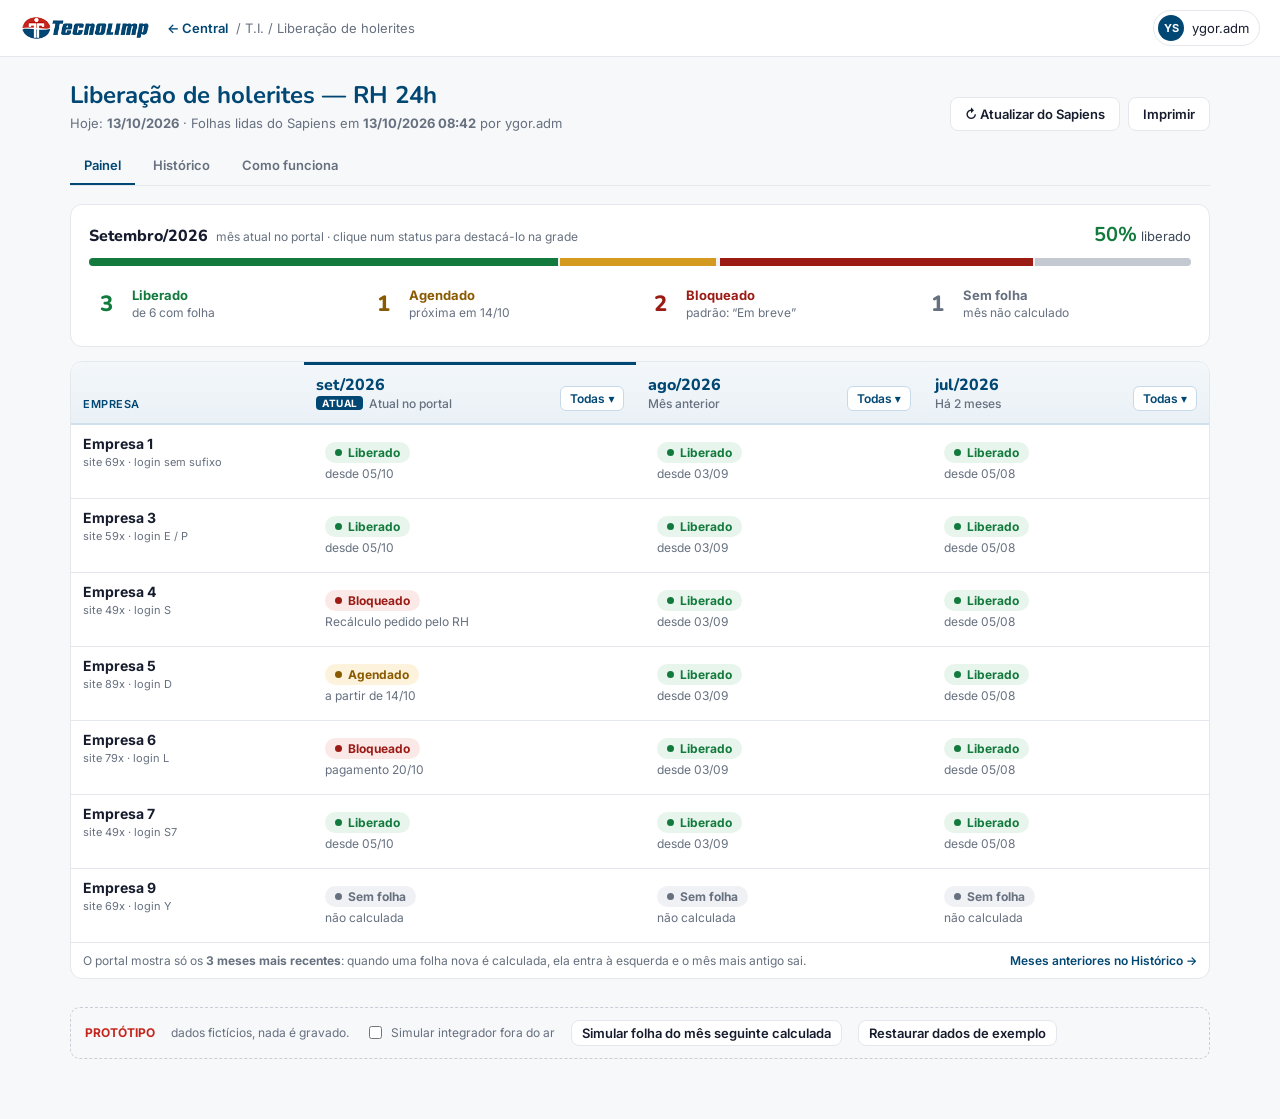
<file: holerites-rh24h/prototipos/liberacao-holerites.html>
<!doctype html>
<html lang="pt-BR">
<head>
<meta charset="utf-8">
<meta name="viewport" content="width=device-width, initial-scale=1">
<title>Liberação de Holerites — Protótipo</title>
<link rel="preconnect" href="https://fonts.gstatic.com" crossorigin>
<link rel="stylesheet" href="https://fonts.googleapis.com/css2?family=Nunito:wght@700;800&family=Inter:wght@400;500;600;700&display=swap">
<style>
  :root{
    --color-primary:#004773;
    --color-primary-hover:#00385c;
    --color-primary-soft:#e6eef4;
    --color-accent:#c4261d;
    --color-ink:#161c2d;
    --color-muted:#3c4858;
    --color-subtle:#66707f;
    --color-surface:#ffffff;
    --color-surface-alt:#f7f8fa;
    --color-border:#e4e7ec;
    --ok:#137a3d;      --ok-bg:#e7f5ec;
    --sched:#8a5a00;   --sched-bg:#fdf3dc;
    --lock:#9b1c15;    --lock-bg:#fbe9e8;
    --pend:#3b4cc0;    --pend-bg:#ebedfb;
    --none:#66707f;    --none-bg:#f0f1f4;
    --font-display:"Nunito",ui-sans-serif,system-ui,sans-serif;
    --font-body:"Inter",ui-sans-serif,system-ui,sans-serif;
  }
  *{box-sizing:border-box;}
  body{margin:0;background:var(--color-surface-alt);font-family:var(--font-body);color:var(--color-ink);font-size:14px;}
  a{color:var(--color-primary);}
  button{font-family:inherit;font-size:13px;cursor:pointer;}
  :focus-visible{outline:2px solid var(--color-primary);outline-offset:2px;}
  .hidden{display:none !important;}

  /* ---------- barra da Central ---------- */
  .topbar{background:var(--color-surface);border-bottom:1px solid var(--color-border);
    display:flex;align-items:center;justify-content:space-between;gap:12px;padding:10px 20px;position:sticky;top:0;z-index:20;}
  .crumbs{display:flex;align-items:center;gap:8px;font-size:13px;color:var(--color-subtle);min-width:0;flex-wrap:wrap;}
  .crumbs a{text-decoration:none;font-weight:600;}
  .logo{height:24px;width:auto;margin-right:8px;}
  .user{position:relative;}
  .user-btn{display:flex;align-items:center;gap:8px;background:none;border:1px solid var(--color-border);border-radius:999px;padding:4px 10px 4px 4px;color:var(--color-ink);}
  .avatar{width:26px;height:26px;border-radius:50%;background:var(--color-primary);color:#fff;display:grid;place-items:center;font-weight:700;font-size:11px;}
  .user-menu{position:absolute;right:0;top:40px;background:#fff;border:1px solid var(--color-border);border-radius:10px;box-shadow:0 12px 32px rgba(22,28,45,.12);min-width:200px;padding:6px;}
  .user-menu div{padding:8px 10px;font-size:13px;}
  .user-menu .m{color:var(--color-subtle);font-size:12px;border-bottom:1px solid var(--color-border);}
  .user-menu a{display:block;padding:8px 10px;text-decoration:none;color:var(--color-ink);border-radius:6px;font-size:13px;}
  .user-menu a:hover{background:var(--color-surface-alt);}

  main{max-width:1180px;margin:0 auto;padding:22px 20px 60px;}

  /* ---------- home da Central ---------- */
  .home{max-width:520px;margin:30px auto;background:#fff;border:1px solid var(--color-border);border-radius:14px;padding:32px;box-shadow:0 12px 32px rgba(22,28,45,.08);}
  .home h1{font-family:var(--font-display);color:var(--color-primary);text-align:center;font-size:20px;margin:0 0 6px;}
  .home .sub{text-align:center;color:var(--color-subtle);font-size:13px;margin-bottom:24px;}
  .grp{font-size:11px;font-weight:700;letter-spacing:.04em;text-transform:uppercase;color:var(--color-subtle);margin:18px 0 8px;}
  .link-btn{display:flex;justify-content:space-between;align-items:center;text-decoration:none;padding:14px 16px;border-radius:8px;font-weight:600;background:var(--color-primary);color:#fff;margin-bottom:8px;}
  .link-btn:hover{background:var(--color-primary-hover);}
  .link-btn.new::after{content:"novo";background:var(--color-accent);font-size:10px;padding:2px 7px;border-radius:999px;margin-left:auto;margin-right:10px;text-transform:uppercase;letter-spacing:.04em;}
  .link-btn.off{background:var(--color-surface-alt);color:var(--color-subtle);border:1px dashed var(--color-border);pointer-events:none;}

  /* ---------- relatório ---------- */
  .head{display:flex;justify-content:space-between;align-items:flex-end;gap:16px;flex-wrap:wrap;margin-bottom:16px;}
  .head h1{font-family:var(--font-display);font-size:24px;color:var(--color-primary);margin:0;}
  .head .meta{color:var(--color-subtle);font-size:13px;margin-top:4px;}
  .actions{display:flex;gap:8px;flex-wrap:wrap;}
  .btn{border:1px solid var(--color-border);background:#fff;color:var(--color-ink);padding:8px 14px;border-radius:8px;font-weight:600;}
  .btn:hover{background:var(--color-surface-alt);}
  .btn.primary{background:var(--color-primary);border-color:var(--color-primary);color:#fff;}
  .btn.primary:hover{background:var(--color-primary-hover);}
  .btn.danger{background:var(--color-accent);border-color:var(--color-accent);color:#fff;}
  .btn:disabled{opacity:.5;cursor:not-allowed;}

  .tabs{display:flex;gap:4px;border-bottom:1px solid var(--color-border);margin-bottom:18px;overflow-x:auto;}
  .tab{background:none;border:none;border-bottom:2px solid transparent;padding:10px 14px;font-weight:600;color:var(--color-subtle);white-space:nowrap;}
  .tab[aria-selected="true"]{color:var(--color-primary);border-bottom-color:var(--color-primary);}

  .banner{display:flex;gap:10px;align-items:flex-start;border-radius:10px;padding:12px 14px;margin-bottom:16px;font-size:13px;}
  .banner.warn{background:var(--lock-bg);color:var(--lock);border:1px solid #f1c7c4;}
  .banner.info{background:var(--color-primary-soft);color:var(--color-primary);border:1px solid #c8dae8;}
  .banner code{background:rgba(255,255,255,.7);padding:1px 5px;border-radius:4px;}

  /* resumo do mês atual = legenda + filtro */
  .overview{padding:16px 18px;margin-bottom:14px;}
  .ov-head{display:flex;justify-content:space-between;align-items:baseline;gap:12px;flex-wrap:wrap;margin-bottom:10px;}
  .ov-t{font-family:var(--font-display);font-weight:800;font-size:16px;color:var(--color-ink);}
  .ov-s{font-size:12px;color:var(--color-subtle);margin-left:8px;}
  .ov-pct{font-size:13px;color:var(--color-muted);}
  .ov-pct b{font-family:var(--font-display);font-size:20px;color:var(--ok);margin-right:4px;}
  .bar{display:flex;height:8px;border-radius:999px;overflow:hidden;background:var(--none-bg);gap:2px;}
  .bar i{display:block;height:100%;transition:flex-grow .5s ease;}
  .bar .ok{background:var(--ok);} .bar .sched{background:#d49a1f;} .bar .lock{background:var(--lock);}
  .bar .pend{background:var(--pend);} .bar .none{background:#c3c8d1;}
  .ov-legend{display:grid;grid-template-columns:repeat(4,minmax(0,1fr));gap:6px;margin-top:12px;}
  .lg{display:flex;gap:10px;align-items:center;text-align:left;background:none;border:1px solid transparent;border-radius:10px;padding:8px 10px;color:var(--color-ink);}
  .lg:hover{background:var(--color-surface-alt);}
  .lg[aria-pressed="true"]{border-color:currentColor;background:var(--color-surface-alt);}
  .lg .n{font-family:var(--font-display);font-weight:800;font-size:22px;min-width:22px;line-height:1;}
  .lg .d{display:flex;flex-direction:column;font-size:12px;color:var(--color-subtle);line-height:1.35;}
  .lg .d b{font-size:13px;}
  .lg.ok .n,.lg.ok b{color:var(--ok);} .lg.sched .n,.lg.sched b{color:var(--sched);}
  .lg.lock .n,.lg.lock b{color:var(--lock);} .lg.none .n,.lg.none b{color:var(--none);}
  .lg.ok[aria-pressed="true"]{border-color:var(--ok);} .lg.sched[aria-pressed="true"]{border-color:#d49a1f;}
  .lg.lock[aria-pressed="true"]{border-color:var(--lock);} .lg.none[aria-pressed="true"]{border-color:var(--none);}

  .card{background:#fff;border:1px solid var(--color-border);border-radius:12px;}
  .tbl-wrap{overflow-x:auto;}
  table{width:100%;border-collapse:collapse;}
  th,td{padding:10px 12px;text-align:left;border-bottom:1px solid var(--color-border);vertical-align:top;}
  thead th{font-size:12px;color:var(--color-subtle);font-weight:600;background:var(--color-surface-alt);}
  tbody tr:last-child td{border-bottom:none;}
  /* cabeçalho da grade: discreto, mas marcado */
  .grid thead th{background:linear-gradient(#f3f7fa,#eaf1f6);border-bottom:2px solid #cfdfeb;vertical-align:bottom;padding:12px;}
  .grid thead th:first-child{border-top-left-radius:12px;font-size:11px;text-transform:uppercase;letter-spacing:.05em;color:var(--color-primary);}
  .grid thead th:last-child{border-top-right-radius:12px;}
  .grid th.comp{min-width:200px;}
  .grid th.comp.cur{box-shadow:inset 0 3px 0 var(--color-primary);}
  .ch{display:flex;justify-content:space-between;align-items:flex-end;gap:8px;}
  .grid th .cname{font-family:var(--font-display);font-size:16px;color:var(--color-primary);font-weight:800;display:block;}
  .grid th .cpos{font-weight:500;font-size:12px;color:var(--color-subtle);display:flex;align-items:center;gap:6px;}
  .tag{font-size:10px;font-weight:700;text-transform:uppercase;letter-spacing:.04em;background:var(--color-primary);color:#fff;border-radius:4px;padding:1px 6px;}
  .grid th .bulk{font-size:12px;padding:4px 9px;border-radius:6px;border:1px solid #c8dae8;background:#fff;color:var(--color-primary);font-weight:600;white-space:nowrap;}
  .grid th .bulk:hover{background:var(--color-primary);color:#fff;border-color:var(--color-primary);}
  .grid tbody tr:hover td{background:#fafbfc;}
  .grid td.emp{white-space:nowrap;position:sticky;left:0;background:#fff;z-index:1;}
  .grid td.emp b{display:block;}
  .grid td.emp small{color:var(--color-subtle);font-size:11px;}
  .cell{width:100%;text-align:left;border:1px solid transparent;background:none;border-radius:8px;padding:6px 8px;display:flex;flex-direction:column;gap:3px;transition:opacity .2s;}
  .cell:hover:not(:disabled){border-color:var(--color-border);background:#fff;box-shadow:0 2px 8px rgba(22,28,45,.06);}
  .cell:disabled{cursor:default;}
  .cell small{color:var(--color-subtle);font-size:12px;}
  .cell.dim{opacity:.22;}
  .grid td.enter{animation:fadeIn 1.4s ease;}
  @keyframes fadeIn{from{background:var(--color-primary-soft);}}
  .foot{display:flex;justify-content:space-between;gap:12px;flex-wrap:wrap;align-items:center;padding:10px 12px;border-top:1px solid var(--color-border);font-size:12px;color:var(--color-subtle);}
  .foot a{font-weight:600;text-decoration:none;}

  /* prévia do portal na gaveta */
  .pv{border:1px solid var(--color-border);border-radius:10px;overflow:hidden;font-size:13px;}
  .pv .pv-h{background:var(--color-surface-alt);padding:8px 12px;font-size:12px;color:var(--color-subtle);border-bottom:1px solid var(--color-border);}
  .pv .pv-r{display:flex;justify-content:space-between;align-items:center;padding:9px 12px;border-bottom:1px solid var(--color-border);}
  .pv .pv-r:last-child{border-bottom:none;}
  .pv .pv-r.sel{background:var(--color-primary-soft);font-weight:600;}
  .pv .soon{color:var(--color-subtle);font-weight:600;}

  .chip{display:inline-flex;align-items:center;gap:6px;border-radius:999px;padding:3px 10px;font-size:12px;font-weight:700;width:max-content;}
  .chip::before{content:"";width:7px;height:7px;border-radius:50%;background:currentColor;}
  .chip.ok{color:var(--ok);background:var(--ok-bg);}
  .chip.sched{color:var(--sched);background:var(--sched-bg);}
  .chip.lock{color:var(--lock);background:var(--lock-bg);}
  .chip.pend{color:var(--pend);background:var(--pend-bg);}
  .chip.pend::before{animation:pulse 1s infinite;}
  .chip.none{color:var(--none);background:var(--none-bg);}
  @keyframes pulse{50%{opacity:.25}}

  /* ---------- gaveta ---------- */
  .overlay{position:fixed;inset:0;background:rgba(22,28,45,.35);z-index:40;}
  .drawer{position:fixed;top:0;right:0;bottom:0;width:min(440px,100%);background:#fff;z-index:41;box-shadow:-12px 0 32px rgba(22,28,45,.15);display:flex;flex-direction:column;}
  .drawer header{padding:18px 20px;border-bottom:1px solid var(--color-border);display:flex;justify-content:space-between;align-items:flex-start;gap:10px;}
  .drawer h2{font-family:var(--font-display);margin:0;font-size:19px;color:var(--color-primary);}
  .drawer .x{background:none;border:none;font-size:22px;line-height:1;color:var(--color-subtle);}
  .drawer .body{padding:18px 20px;overflow-y:auto;flex:1;}
  .drawer footer{padding:14px 20px;border-top:1px solid var(--color-border);display:flex;gap:8px;justify-content:flex-end;}
  dl{display:grid;grid-template-columns:auto 1fr;gap:6px 14px;margin:0 0 18px;font-size:13px;}
  dt{color:var(--color-subtle);}
  dd{margin:0;font-weight:600;}
  .sec{font-size:11px;font-weight:700;letter-spacing:.04em;text-transform:uppercase;color:var(--color-subtle);margin:18px 0 8px;}
  .opt{display:flex;gap:10px;align-items:flex-start;border:1px solid var(--color-border);border-radius:10px;padding:10px 12px;margin-bottom:8px;cursor:pointer;}
  .opt:has(input:checked){border-color:var(--color-primary);background:var(--color-primary-soft);}
  .opt input[type=radio]{margin-top:3px;}
  .opt b{display:block;font-size:13px;}
  .opt small{color:var(--color-subtle);font-size:12px;}
  .opt input[type=date]{margin-top:6px;padding:6px 8px;border:1px solid var(--color-border);border-radius:6px;font-family:inherit;}
  label.f{display:block;font-size:12px;color:var(--color-subtle);font-weight:600;margin:12px 0 4px;}
  input.t,select.t{width:100%;padding:8px 10px;border:1px solid var(--color-border);border-radius:8px;font-family:inherit;font-size:13px;background:#fff;}
  .hint{font-size:12px;color:var(--color-subtle);margin-top:4px;}
  .portal{border:1px dashed var(--color-border);border-radius:10px;padding:12px;font-size:13px;background:var(--color-surface-alt);}
  .portal .msg{background:#fff;border:1px solid var(--color-border);border-radius:8px;padding:10px;margin-top:6px;}
  .mini{list-style:none;padding:0;margin:0;font-size:12px;}
  .mini li{padding:6px 0;border-bottom:1px solid var(--color-border);color:var(--color-muted);}
  .mini li:last-child{border-bottom:none;}

  /* ---------- modal ---------- */
  .modal{position:fixed;inset:0;display:grid;place-items:center;z-index:50;padding:16px;}
  .modal .box{background:#fff;border-radius:14px;max-width:520px;width:100%;box-shadow:0 20px 50px rgba(22,28,45,.25);max-height:90vh;overflow-y:auto;}
  .modal .box header{padding:18px 20px 0;}
  .modal .box h3{margin:0;font-family:var(--font-display);color:var(--color-primary);font-size:18px;}
  .modal .box .body{padding:12px 20px;}
  .modal .box footer{padding:12px 20px 18px;display:flex;gap:8px;justify-content:flex-end;}
  .summary{background:var(--color-surface-alt);border-radius:8px;padding:10px 12px;font-size:13px;}
  .summary li{margin:3px 0;}

  .toast{position:fixed;bottom:20px;left:50%;transform:translateX(-50%);background:var(--color-ink);color:#fff;padding:10px 16px;border-radius:8px;font-size:13px;z-index:60;box-shadow:0 8px 24px rgba(0,0,0,.2);max-width:calc(100% - 32px);}

  /* ---------- histórico / como funciona ---------- */
  .filters{display:flex;gap:10px;flex-wrap:wrap;padding:12px;border-bottom:1px solid var(--color-border);}
  .filters .t{width:auto;min-width:160px;}
  .orig{font-size:11px;font-weight:700;padding:2px 7px;border-radius:4px;background:var(--color-surface-alt);color:var(--color-muted);}
  .orig.sql{background:var(--sched-bg);color:var(--sched);}
  .how{display:grid;grid-template-columns:repeat(3,minmax(0,1fr));gap:12px;}
  .how .card{padding:16px;}
  .how h4{margin:0 0 6px;font-family:var(--font-display);color:var(--color-primary);}
  .how p{margin:0;color:var(--color-muted);font-size:13px;line-height:1.5;}

  .proto{margin-top:28px;border:1px dashed #c8cdd6;border-radius:10px;padding:12px 14px;font-size:12px;color:var(--color-subtle);display:flex;gap:16px;align-items:center;flex-wrap:wrap;}
  .proto b{color:var(--color-accent);}
  .proto label{display:flex;gap:6px;align-items:center;cursor:pointer;}

  /* ---------- carregamento (motion) ---------- */
  .ld-wrap{position:fixed;inset:0;z-index:70;display:grid;place-items:center;padding:16px;
    background:rgba(240,244,248,.72);backdrop-filter:blur(6px);-webkit-backdrop-filter:blur(6px);animation:ldIn .25s ease-out;}
  .ld-wrap.out{animation:ldOut .35s ease-in forwards;}
  .ld{background:#fff;border:1px solid var(--color-border);border-radius:18px;width:min(380px,100%);padding:28px 26px 22px;
    box-shadow:0 24px 60px rgba(0,71,115,.18);text-align:center;animation:ldPop .35s cubic-bezier(.2,.9,.3,1.2);}
  .ld-orb{position:relative;width:112px;height:112px;margin:0 auto 16px;}
  .ld-orb svg{position:absolute;inset:0;width:100%;height:100%;}
  .ld-orb .r1{animation:spin 1.3s linear infinite;transform-origin:50% 50%;}
  .ld-orb .r2{animation:spin 2.1s linear infinite reverse;transform-origin:50% 50%;}
  .ld-orb .halo{position:absolute;inset:22px;border-radius:50%;background:radial-gradient(circle,var(--color-primary-soft) 0%,transparent 70%);animation:breathe 1.6s ease-in-out infinite;}
  .ld-orb img{position:absolute;left:50%;top:50%;width:50px;transform:translate(-50%,-50%);animation:logoPulse 1.6s ease-in-out infinite;}
  .ld-orb .okc{opacity:0;}
  .ld-orb .okc circle{stroke-dasharray:290;stroke-dashoffset:290;}
  .ld-orb .okc path{stroke-dasharray:60;stroke-dashoffset:60;}
  .ld.ok .r1,.ld.ok .r2{opacity:0;transition:opacity .2s;}
  .ld.ok .okc{opacity:1;}
  .ld.ok .okc circle{animation:draw .5s ease-out forwards;}
  .ld.ok .okc path{animation:draw .35s .4s ease-out forwards;}
  .ld.ok img{animation:none;opacity:0;transition:opacity .25s;}
  .ld.warn .r1{animation-duration:3s;} .ld.warn .r1 circle{stroke:#d49a1f;}
  .ld.warn .r2{animation-duration:4.5s;} .ld.warn .r2 circle{stroke:#e9c77d;}
  .ld h3{font-family:var(--font-display);font-size:18px;color:var(--color-primary);margin:0;}
  .ld .sub{font-size:13px;color:var(--color-subtle);margin-top:4px;min-height:18px;}
  .ld.ok h3{color:var(--ok);} .ld.warn h3{color:var(--sched);}
  .steps{list-style:none;margin:18px 0 0;padding:0;text-align:left;}
  .steps li{display:flex;align-items:center;gap:10px;padding:7px 0;font-size:13px;color:var(--color-subtle);transition:color .25s;}
  .steps li .ic{width:20px;height:20px;border-radius:50%;flex:none;display:grid;place-items:center;border:2px solid var(--color-border);transition:all .25s;}
  .steps li.run{color:var(--color-ink);font-weight:600;}
  .steps li.run .ic{border-color:var(--color-primary-soft);border-top-color:var(--color-primary);animation:spin .8s linear infinite;}
  .steps li.done{color:var(--color-ink);}
  .steps li.done .ic{background:var(--ok);border-color:var(--ok);animation:pop .3s ease-out;}
  .steps li.done .ic::after{content:"";width:5px;height:9px;border:solid #fff;border-width:0 2px 2px 0;transform:translateY(-1px) rotate(45deg);}
  .steps li.wait{color:var(--sched);font-weight:600;}
  .steps li.wait .ic{border-color:#d49a1f;background:var(--sched-bg);}
  .steps li.wait .ic::after{content:"!";font-size:11px;font-weight:800;color:var(--sched);}
  .ld-bar{height:4px;border-radius:999px;background:var(--color-surface-alt);overflow:hidden;margin-top:16px;position:relative;}
  .ld-bar i{position:absolute;top:0;bottom:0;left:0;border-radius:999px;background:linear-gradient(90deg,var(--color-primary),#2a7fb5);transition:width .4s ease;}
  .ld-bar.indet i{width:35% !important;animation:slide 1.2s ease-in-out infinite;}
  .ld.ok .ld-bar i{background:var(--ok);}
  .ld.warn .ld-bar i{background:#d49a1f;}
  .ld .acts{margin-top:16px;display:flex;justify-content:center;gap:8px;}
  @keyframes spin{to{transform:rotate(360deg);}}
  @keyframes breathe{50%{transform:scale(1.18);opacity:.6;}}
  @keyframes logoPulse{0%,100%{opacity:.7;transform:translate(-50%,-50%) scale(.94);}50%{opacity:1;transform:translate(-50%,-50%) scale(1);}}
  @keyframes draw{to{stroke-dashoffset:0;}}
  @keyframes pop{0%{transform:scale(.4);}70%{transform:scale(1.15);}100%{transform:scale(1);}}
  @keyframes slide{0%{left:-35%;}100%{left:100%;}}
  @keyframes ldIn{from{opacity:0;}}
  @keyframes ldOut{to{opacity:0;}}
  @keyframes ldPop{from{opacity:0;transform:translateY(10px) scale(.96);}}
  /* movimento reduzido (comum em Windows/RDP): o giro indica que o pedido está andando, então continua, mais lento;
     só os efeitos decorativos saem */
  @media (prefers-reduced-motion:reduce){
    .ld,.ld-orb .halo,.steps li.done .ic{animation:none !important;}
    .ld-orb .r1{animation-duration:2.4s;} .ld-orb .r2{animation-duration:3.6s;}
    .ld-orb img{animation-name:logoFade;}
  }
  @keyframes logoFade{0%,100%{opacity:.65;}50%{opacity:1;}}

  @media (max-width:820px){
    .ov-legend{grid-template-columns:repeat(2,minmax(0,1fr));}
    .how{grid-template-columns:1fr;}
  }
  @media (max-width:560px){
    .topbar{padding:10px 16px;}
    main{padding:16px 16px 50px;}
    .user-btn .uname{display:none;}
    .head h1{font-size:20px;}
    .grid td.emp small{display:none;}
    .grid th.comp{min-width:168px;}
    .ch{flex-direction:column;align-items:flex-start;}
    .ov-s{display:block;margin:2px 0 0;}
  }
  @media print{
    .topbar,.tabs,.actions,.proto,.bulk,.banner,.ld-wrap{display:none !important;}
    body{background:#fff;}
  }
</style>
</head>
<body>

<header class="topbar">
  <nav class="crumbs" aria-label="Navegação">
    <img class="logo" src="tecnolimplogo.png" alt="Tecnolimp">
    <a href="#home" id="crumbCentral">← Central</a>
    <span id="crumbRest"> / T.I. / Liberação de holerites</span>
  </nav>
  <div class="user">
    <button class="user-btn" id="userBtn" aria-haspopup="true" aria-expanded="false">
      <span class="avatar">YS</span><span class="uname">ygor.adm</span>
    </button>
    <div class="user-menu hidden" id="userMenu">
      <div class="m">ygor.adm · área T.I.</div>
      <a href="#home">Central de Relatórios</a>
      <a href="#" onclick="toast('Protótipo: troca de senha é a tela padrão da Central.');return false;">Trocar senha</a>
      <a href="#" onclick="toast('Protótipo: sair volta para o login da Central.');return false;">Sair</a>
    </div>
  </div>
</header>

<!-- ================= HOME DA CENTRAL ================= -->
<main id="viewHome" class="hidden">
  <div class="home">
    <div style="text-align:center;margin-bottom:14px"><img src="tecnolimplogo.png" alt="Tecnolimp" style="height:34px;width:auto"></div>
    <h1>Central de Relatórios Gerenciais</h1>
    <div class="sub">Acesso rápido aos relatórios internos da Tecnolimp — rede interna.</div>
    <div class="grp">RH</div>
    <a class="link-btn" href="#" onclick="toast('Relatório já existente — fora deste protótipo.');return false;"><span>Relação de Eventos — Folha Demitidos</span><span>→</span></a>
    <div class="grp">T.I.</div>
    <a class="link-btn new" href="#painel"><span>Liberação de Holerites (RH 24h)</span><span>→</span></a>
    <div class="hint" style="text-align:center;margin-top:16px">O card “T.I.” só aparece para quem tem permissão no slug <code>liberacao-holerites</code>.</div>
  </div>
</main>

<!-- ================= RELATÓRIO ================= -->
<main id="viewReport">
  <div class="head">
    <div>
      <h1>Liberação de holerites — RH 24h</h1>
      <div class="meta">Hoje: <b>13/10/2026</b> · Folhas lidas do Sapiens em <b id="lastSync">13/10/2026 08:42</b> por ygor.adm</div>
    </div>
    <div class="actions">
      <button class="btn" id="btnSync" title="Pede ao worker para reler a R044CAL e a USU_TLIBHOL">↻ Atualizar do Sapiens</button>
      <button class="btn" onclick="window.print()">Imprimir</button>
    </div>
  </div>

  <div class="tabs" role="tablist">
    <button class="tab" role="tab" data-tab="painel" aria-selected="true">Painel</button>
    <button class="tab" role="tab" data-tab="historico" aria-selected="false">Histórico</button>
    <button class="tab" role="tab" data-tab="como" aria-selected="false">Como funciona</button>
  </div>

  <div id="bannerWorker" class="banner warn hidden" role="alert">
    <span>⚠</span>
    <div><b>O integrador com o Sapiens não respondeu.</b> <span id="pendCount"></span> pedido(s) aguardando há mais de 1 minuto.
      Para urgência, use o SQL de contingência (<code>sapiens/sql_contingencia.sql</code>) e depois clique em “Atualizar do Sapiens” — a alteração entra no histórico como “fora do painel”.</div>
  </div>

  <!-- ---------- PAINEL ---------- -->
  <section id="tabPainel">
    <div class="card overview" id="overview"></div>
    <div class="card">
      <div class="tbl-wrap"><table class="grid" id="grid"></table></div>
      <div class="foot">
        <span>O portal mostra só os <b>3 meses mais recentes</b>: quando uma folha nova é calculada, ela entra à esquerda e o mês mais antigo sai.</span>
        <a href="#historico">Meses anteriores no Histórico →</a>
      </div>
    </div>
  </section>

  <!-- ---------- HISTÓRICO ---------- -->
  <section id="tabHistorico" class="hidden">
    <div class="card">
      <div class="filters">
        <select class="t" id="fEmp"><option value="">Todas as empresas</option></select>
        <select class="t" id="fComp"><option value="">Todas as competências</option></select>
        <input class="t" id="fTxt" placeholder="Buscar usuário ou observação">
      </div>
      <div class="tbl-wrap"><table id="hist"></table></div>
    </div>
  </section>

  <!-- ---------- COMO FUNCIONA ---------- -->
  <section id="tabComo" class="hidden">
    <div class="banner info"><span>ℹ</span><div>Todo holerite nasce <b>bloqueado</b>. Ele só aparece no portal RH 24h quando a TI libera aqui, a pedido do RH. A trava fica no Sapiens (pré-seleção dos 15 modelos), então não dá para contornar pela URL do portal.</div></div>
    <div class="how">
      <div class="card"><h4>1. RH pede</h4><p>“Pode soltar setembro dia 04.” A TI abre a coluna do mês e escolhe <b>Agendar</b> (ou Liberar agora). Sem data informada, vale <b>1 dia antes do pagamento</b>.</p></div>
      <div class="card"><h4>2. Painel envia</h4><p>O clique vira um pedido. O integrador na TECNOLIMP12 acorda, grava na tabela <code>USU_TLIBHOL</code> do Sapiens e relê as folhas. Nada fica rodando em ciclo.</p></div>
      <div class="card"><h4>3. Portal obedece</h4><p>O agendamento não depende de nenhum processo: a data fica no Sapiens e o próprio holerite confere no dia. O colaborador nunca vê data: até sair, aparece só <b>🔒 Em breve</b>.</p></div>
    </div>
    <div class="card" style="padding:16px;margin-top:12px"><h4 style="margin:0 0 6px;font-family:var(--font-display);color:var(--color-primary)">Por que só 3 meses no painel?</h4>
      <p style="margin:0;color:var(--color-muted);font-size:13px;line-height:1.5">O combo do portal tem 3 posições (atual, anterior e há 2 meses). Mês fora dessa janela não aparece para ninguém, então não há o que liberar. O painel desliza junto: nunca vira uma tabela de 12 colunas. O que aconteceu com meses antigos fica no Histórico.</p></div>
  </section>

  <div class="proto">
    <b>PROTÓTIPO</b> dados fictícios, nada é gravado.
    <label><input type="checkbox" id="simOff"> Simular integrador fora do ar</label>
    <button class="btn" id="btnVirada" style="padding:4px 10px">Simular folha do mês seguinte calculada</button>
    <button class="btn" id="btnReset" style="padding:4px 10px">Restaurar dados de exemplo</button>
  </div>
</main>

<!-- ================= GAVETA ================= -->
<div class="overlay hidden" id="overlay"></div>
<aside class="drawer hidden" id="drawer" role="dialog" aria-modal="true" aria-labelledby="dTitle">
  <header>
    <div><h2 id="dTitle"></h2><div class="hint" id="dSub"></div></div>
    <button class="x" aria-label="Fechar" data-close>×</button>
  </header>
  <div class="body" id="dBody"></div>
  <footer>
    <button class="btn" data-close>Cancelar</button>
    <button class="btn primary" id="dApply">Aplicar</button>
  </footer>
</aside>

<!-- ================= MODAL ================= -->
<div class="overlay hidden" id="mOverlay"></div>
<div class="modal hidden" id="modal" role="dialog" aria-modal="true" aria-labelledby="mTitle">
  <div class="box">
    <header><h3 id="mTitle"></h3></header>
    <div class="body" id="mBody"></div>
    <footer id="mFoot"></footer>
  </div>
</div>

<!-- ================= CARREGAMENTO ================= -->
<div class="ld-wrap hidden" id="ldWrap">
  <div class="ld" id="ld" role="status" aria-live="polite">
    <div class="ld-orb" aria-hidden="true">
      <div class="halo"></div>
      <svg viewBox="0 0 100 100" class="r1"><circle cx="50" cy="50" r="46" fill="none" stroke="#004773" stroke-width="3.5" stroke-linecap="round" stroke-dasharray="90 200"/></svg>
      <svg viewBox="0 0 100 100" class="r2"><circle cx="50" cy="50" r="39" fill="none" stroke="#c4261d" stroke-width="3" stroke-linecap="round" stroke-dasharray="40 205"/></svg>
      <svg viewBox="0 0 100 100" class="okc"><circle cx="50" cy="50" r="46" fill="none" stroke="#137a3d" stroke-width="3.5"/>
        <path d="M33 51 l11 11 l23 -24" fill="none" stroke="#137a3d" stroke-width="5" stroke-linecap="round" stroke-linejoin="round"/></svg>
      <img src="tecnolimp-simbolo.png" alt="">
    </div>
    <h3 id="ldTit"></h3>
    <div class="sub" id="ldSub"></div>
    <ul class="steps" id="ldSteps"></ul>
    <div class="ld-bar indet" id="ldBar"><i></i></div>
    <div class="acts hidden" id="ldActs"><button class="btn primary" id="ldOk">Entendi</button></div>
  </div>
</div>

<div class="toast hidden" id="toast" role="status"></div>

<script>
const HOJE = "2026-10-13";
const USER = "ygor.adm";
const EMPRESAS = [
  {emp:1, site:"69x", sufixo:"sem sufixo"},
  {emp:3, site:"59x", sufixo:"E / P"},
  {emp:4, site:"49x", sufixo:"S"},
  {emp:5, site:"89x", sufixo:"D"},
  {emp:6, site:"79x", sufixo:"L"},
  {emp:7, site:"49x", sufixo:"S7"},
  {emp:9, site:"69x", sufixo:"Y"},
];
// janela do portal: sempre as 3 competências mais recentes com folha (posição 1 = atual)
const POS = [
  {combo:"holerite",           rot:"Atual no portal"},
  {combo:"holerite_anterior",  rot:"Mês anterior"},
  {combo:"holerite_posterior", rot:"Há 2 meses"},
];
const MESES = ["jan","fev","mar","abr","mai","jun","jul","ago","set","out","nov","dez"];
const MESES_LONGOS = ["Janeiro","Fevereiro","Março","Abril","Maio","Junho","Julho","Agosto","Setembro","Outubro","Novembro","Dezembro"];
let COMPS;
function janela(pers){ COMPS = pers.map((per,i)=>({per, pos:i+1, nome:compNome(per), combo:POS[i].combo, rot:POS[i].rot})); }

let state;
function seed(){
  janela(["2026-09-01","2026-08-01","2026-07-01"]);
  const folha = {}, lib = {}, log = [];
  const pag = {"2026-07-01":"2026-08-06","2026-08-01":"2026-09-04","2026-09-01":"2026-10-06"};
  let cod = 480;
  for (const c of [...COMPS].reverse()) for (const e of EMPRESAS) {
    if (e.emp === 9) continue; // empresa 9 sem cálculos na R044CAL
    folha[k(e.emp,c.per)] = {codcal: cod++, datpag: pag[c.per]};
  }
  folha[k(5,"2026-09-01")].datpag = "2026-10-15";
  folha[k(6,"2026-09-01")].datpag = "2026-10-20";
  // virada: tudo que já estava visível no portal em 13/10
  for (const key in folha) {
    const f = folha[key]; const [emp, per] = key.split("|");
    if (f.datpag <= addDias(HOJE,1)) {
      lib[key] = {sit:1, ini:addDias(f.datpag,-1), usu:"VIRADA", gra:"2026-10-13", obs:"Virada: já visível no portal"};
      log.push({dt:"13/10/2026 08:30", usu:"VIRADA", emp:+emp, per, acao:"Liberado", de:"—", para:"desde "+br(addDias(f.datpag,-1)), orig:"sql", obs:"Virada da Fase 1"});
    }
  }
  lib[k(5,"2026-09-01")] = {sit:1, ini:"2026-10-14", usu:"ygor.adm", gra:"2026-10-13", obs:"RH (Dayane): soltar dia 14"};
  log.push({dt:"13/10/2026 08:51", usu:"ygor.adm", emp:5, per:"2026-09-01", acao:"Agendado", de:"Bloqueado", para:"a partir de 14/10/2026", orig:"painel", obs:"RH: soltar dia 14"});
  lib[k(4,"2026-09-01")].sit = 0; lib[k(4,"2026-09-01")].obs = "Recálculo pedido pelo RH"; lib[k(4,"2026-09-01")].usu = "ygor.adm";
  log.push({dt:"13/10/2026 09:10", usu:"ygor.adm", emp:4, per:"2026-09-01", acao:"Bloqueado", de:"Liberado", para:"Bloqueado", orig:"painel", obs:"Recálculo pedido pelo RH"});
  log.reverse();
  return {folha, lib, log, pend:{}, filtro:null, novas:null};
}

/* ---------- utilidades ---------- */
function k(emp, per){ return emp + "|" + per; }
function addDias(iso, n){ const d = new Date(iso+"T12:00:00"); d.setDate(d.getDate()+n); return d.toISOString().slice(0,10); }
function br(iso){ if(!iso) return "—"; const [y,m,d] = iso.split("-"); return `${d}/${m}/${y}`; }
function agora(){ const d = new Date(); return `13/10/2026 ${String(d.getHours()).padStart(2,"0")}:${String(d.getMinutes()).padStart(2,"0")}`; }
function compNome(per){ const [y,m] = per.split("-"); return `${MESES[m-1]}/${y}`; }
function compLongo(per){ const [y,m] = per.split("-"); return `${MESES_LONGOS[m-1]}/${y}`; }
function curta(iso){ const [,m,d] = iso.split("-"); return `${d}/${m}`; }
function esc(s){ return String(s ?? "").replace(/[&<>"]/g, c => ({"&":"&amp;","<":"&lt;",">":"&gt;",'"':"&quot;"}[c])); }

function status(emp, per){
  const key = k(emp,per);
  if (state.pend[key]) return {cls:"pend", txt:"Aplicando", det:"enviando ao Sapiens…"};
  const f = state.folha[key];
  if (!f) return {cls:"none", txt:"Sem folha", det:"não calculada"};
  const l = state.lib[key];
  if (!l || l.sit === 0) return {cls:"lock", txt:"Bloqueado", det: l ? (l.obs || "bloqueado pela TI") : "pagamento " + curta(f.datpag)};
  if (l.ini > HOJE) return {cls:"sched", txt:"Agendado", det:"a partir de " + curta(l.ini)};
  return {cls:"ok", txt:"Liberado", det:"desde " + curta(l.ini)};
}

/* ---------- render ---------- */
function render(){ renderOverview(); renderGrid(); renderHist(); renderBanner(); }

// resumo do mês atual: barra de proporção + legenda que também filtra a grade
const LEG = [
  {cls:"ok",    txt:"Liberado",  d:"aparece no portal"},
  {cls:"sched", txt:"Agendado",  d:"sai na data marcada"},
  {cls:"lock",  txt:"Bloqueado", d:"padrão: “Em breve”"},
  {cls:"none",  txt:"Sem folha", d:"mês não calculado"},
];
function renderOverview(){
  const atual = COMPS[0].per, n = {ok:0, sched:0, lock:0, pend:0, none:0};
  for (const e of EMPRESAS) n[status(e.emp, atual).cls]++;
  const com = EMPRESAS.length - n.none;
  const prox = EMPRESAS.map(e=>state.lib[k(e.emp,atual)]).filter(l=>l&&l.sit===1&&l.ini>HOJE).map(l=>l.ini).sort()[0];
  const det = {ok:`de ${com} com folha`, sched: prox ? `próxima em ${curta(prox)}` : "nenhuma na fila"};
  document.getElementById("overview").innerHTML = `
    <div class="ov-head">
      <div><span class="ov-t">${compLongo(atual)}</span><span class="ov-s">mês atual no portal · clique num status para destacá-lo na grade</span></div>
      <div class="ov-pct"><b>${com ? Math.round(n.ok/com*100) : 0}%</b>liberado</div>
    </div>
    <div class="bar" role="img" aria-label="${n.ok} liberadas, ${n.sched} agendadas, ${n.lock} bloqueadas, ${n.none} sem folha">
      ${["ok","sched","pend","lock","none"].map(c=>`<i class="${c}" style="flex-grow:${n[c]}"></i>`).join("")}
    </div>
    <div class="ov-legend">${LEG.map(x=>`
      <button class="lg ${x.cls}" data-filtro="${x.cls}" aria-pressed="${state.filtro===x.cls}">
        <span class="n">${n[x.cls]}</span><span class="d"><b>${x.txt}</b>${det[x.cls] || x.d}</span></button>`).join("")}
    </div>`;
}

function renderGrid(){
  let h = `<thead><tr><th>Empresa</th>` + COMPS.map((c,i)=>`
    <th class="comp ${i===0?"cur":""}"><div class="ch">
      <div><span class="cname">${c.nome}</span><span class="cpos">${i===0?'<span class="tag">atual</span>':""}${c.rot}</span></div>
      <button class="bulk" data-bulk="${c.per}" title="Aplicar a mesma ação a todas as empresas" aria-label="Todas as empresas em ${c.nome}">Todas ▾</button>
    </div></th>`).join("") + `</tr></thead><tbody>`;
  for (const e of EMPRESAS){
    h += `<tr><td class="emp"><b>Empresa ${e.emp}</b><small>site ${e.site} · login ${esc(e.sufixo)}</small></td>`;
    for (const c of COMPS){
      const s = status(e.emp, c.per);
      const dim = state.filtro && s.cls !== state.filtro ? "dim" : "";
      h += `<td class="${state.novas===c.per?"enter":""}"><button class="cell ${dim}" data-emp="${e.emp}" data-per="${c.per}" ${s.cls==="none"?"disabled":""}
               aria-label="Empresa ${e.emp}, ${c.nome}: ${s.txt}" ${s.cls==="pend"?'title="Enviando ao Sapiens"':""}>
               <span class="chip ${s.cls}">${s.txt}</span><small>${esc(s.det)}</small></button></td>`;
    }
    h += `</tr>`;
  }
  document.getElementById("grid").innerHTML = h + `</tbody>`;
}

function renderHist(){
  const fe = document.getElementById("fEmp").value, fc = document.getElementById("fComp").value,
        ft = document.getElementById("fTxt").value.toLowerCase();
  const rows = state.log.filter(r => (!fe || r.emp == fe) && (!fc || r.per === fc) &&
               (!ft || (r.usu+" "+r.obs).toLowerCase().includes(ft)));
  document.getElementById("hist").innerHTML = `<thead><tr><th>Data/hora</th><th>Usuário</th><th>Empresa</th><th>Competência</th><th>Ação</th><th>De → Para</th><th>Origem</th><th>Observação</th></tr></thead><tbody>` +
    (rows.length ? rows.map(r=>`<tr><td style="white-space:nowrap">${r.dt}</td><td>${esc(r.usu)}</td><td>${r.emp}</td><td>${compNome(r.per)}</td>
      <td><b>${r.acao}</b></td><td>${esc(r.de)} → ${esc(r.para)}</td>
      <td><span class="orig ${r.orig==="sql"?"sql":""}">${r.orig==="sql"?"fora do painel":"painel"}</span></td><td>${esc(r.obs)}</td></tr>`).join("")
     : `<tr><td colspan="8" style="text-align:center;color:var(--color-subtle);padding:24px">Nenhum registro com esses filtros.</td></tr>`) + `</tbody>`;
}

function renderBanner(){
  const n = Object.values(state.pend).filter(p=>p.late).length;
  document.getElementById("bannerWorker").classList.toggle("hidden", n===0);
  document.getElementById("pendCount").textContent = n;
}

/* ---------- gaveta de uma célula ---------- */
let cur = null;
function openDrawer(emp, per){
  cur = {emp:+emp, per};
  const key = k(emp,per), f = state.folha[key], l = state.lib[key], s = status(emp,per);
  const e = EMPRESAS.find(x=>x.emp==emp), c = COMPS.find(x=>x.per===per);
  const padrao = addDias(f.datpag,-1);
  const modelo = `FPFF${e.site[0]}9${c.pos}`;
  document.getElementById("dTitle").textContent = `Empresa ${emp} · ${c.nome}`;
  document.getElementById("dSub").innerHTML = `<span class="chip ${s.cls}">${s.txt}</span> ${esc(s.det)}`;
  const hist = state.log.filter(r=>r.emp==emp && r.per===per).slice(0,4);
  document.getElementById("dBody").innerHTML = `
    <dl>
      <dt>Modelo</dt><dd>${modelo} (site ${e.site})</dd>
      <dt>Cálculo</dt><dd>CodCal ${f.codcal} · folha mensal</dd>
      <dt>No portal</dt><dd>${c.rot} (combo ${c.combo})</dd>
      <dt>Pagamento</dt><dd>${br(f.datpag)}</dd>
      <dt>Liberação</dt><dd>${l ? (l.sit ? "a partir de "+br(l.ini) : "bloqueado") : "nunca liberado"}</dd>
      <dt>Último registro</dt><dd>${l ? esc(l.usu)+" em "+br(l.gra) : "—"}</dd>
    </dl>
    <div class="sec">O que fazer</div>
    <label class="opt"><input type="radio" name="acao" value="agora" ${s.cls!=="ok"?"checked":""}>
      <span><b>Liberar agora</b><small>Aparece no portal assim que o Sapiens receber (segundos).</small></span></label>
    <label class="opt"><input type="radio" name="acao" value="agendar" ${s.cls==="sched"?"checked":""}>
      <span><b>Agendar</b><small>Sem mudar a data, vale 1 dia antes do pagamento (${br(padrao)}).</small><br>
      <input type="date" id="dData" value="${l && l.sit && l.ini>HOJE ? l.ini : (padrao>HOJE?padrao:addDias(HOJE,1))}" min="${addDias(HOJE,1)}"></span></label>
    <label class="opt"><input type="radio" name="acao" value="bloquear" ${s.cls==="ok"?"checked":""}>
      <span><b>Bloquear</b><small>Some do portal na próxima consulta. Use em recálculo ou erro.</small></span></label>
    <label class="f" for="dObs">Observação (quem pediu / motivo)</label>
    <input class="t" id="dObs" maxlength="60" placeholder="Ex.: RH (Dayane) pediu para soltar dia 04">
    <div class="hint">Até 60 caracteres. Obrigatória para bloquear.</div>
    <div class="sec">Como o colaborador da empresa ${emp} vê hoje</div>
    <div class="pv"><div class="pv-h">Portal RH 24h · Holerite</div>
      ${COMPS.map(x=>{ const v = status(emp, x.per).cls === "ok";
        return `<div class="pv-r ${x.per===per?"sel":""}"><span>${compLongo(x.per)}</span>${v ? "<span>📄 Ver holerite</span>" : '<span class="soon">🔒 Em breve</span>'}</div>`; }).join("")}
    </div>
    <div class="hint">Agendado ou bloqueado aparece igual: “Em breve”, sem data.</div>
    <div class="sec">Últimos registros</div>
    <ul class="mini">${hist.length ? hist.map(r=>`<li>${r.dt} · <b>${r.acao}</b> por ${esc(r.usu)}${r.obs?" — "+esc(r.obs):""}</li>`).join("") : "<li>Nenhum registro.</li>"}</ul>`;
  show("overlay"); show("drawer");
  document.getElementById("dApply").disabled = !!state.pend[k(emp,per)];
  document.querySelector("#drawer .x").focus();
}
function closeDrawer(){ hide("overlay"); hide("drawer"); cur = null; }

document.getElementById("dApply").addEventListener("click", () => {
  const acao = document.querySelector("input[name=acao]:checked")?.value;
  const obs = document.getElementById("dObs").value.trim();
  if (!acao) return toast("Escolha uma ação.");
  if (acao === "bloquear" && !obs) { document.getElementById("dObs").focus(); return toast("Informe o motivo do bloqueio."); }
  const ini = acao === "agora" ? HOJE : acao === "agendar" ? document.getElementById("dData").value : null;
  if (acao === "agendar" && (!ini || ini <= HOJE)) return toast("A data do agendamento precisa ser depois de hoje.");
  const alvo = [{emp:cur.emp, per:cur.per}];
  confirmar(acao, ini, obs, alvo, () => { closeDrawer(); enviar(acao, ini, obs, alvo); });
});

/* ---------- lote por competência ---------- */
function openBulk(per){
  const c = COMPS.find(x=>x.per===per);
  const alvos = EMPRESAS.filter(e=>state.folha[k(e.emp,per)]).map(e=>({emp:e.emp, per}));
  modal(`Todas as empresas · ${c.nome}`, `
    <p class="hint" style="margin-top:0">Aplica a mesma ação às ${alvos.length} empresas com folha calculada em ${c.nome} (empresa sem folha é ignorada).</p>
    <label class="opt"><input type="radio" name="bacao" value="padrao" checked>
      <span><b>Agendar no padrão</b><small>Cada empresa libera 1 dia antes do próprio pagamento.</small></span></label>
    <label class="opt"><input type="radio" name="bacao" value="agendar">
      <span><b>Agendar na mesma data</b><small>Ex.: “solta dia 04”.</small><br><input type="date" id="bData" min="${addDias(HOJE,1)}" value="${addDias(HOJE,1)}"></span></label>
    <label class="opt"><input type="radio" name="bacao" value="agora"><span><b>Liberar todas agora</b></span></label>
    <label class="opt"><input type="radio" name="bacao" value="bloquear"><span><b>Bloquear todas</b></span></label>
    <label class="f" for="bObs">Observação</label><input class="t" id="bObs" maxlength="60" placeholder="Quem pediu / motivo">`,
    [["Cancelar", "btn", closeModal], ["Continuar", "btn primary", () => {
      const a = document.querySelector("input[name=bacao]:checked").value, obs = document.getElementById("bObs").value.trim();
      if (a === "bloquear" && !obs) return toast("Informe o motivo do bloqueio.");
      const d = document.getElementById("bData").value;
      if (a === "agendar" && (!d || d <= HOJE)) return toast("A data precisa ser depois de hoje.");
      const acao = a === "padrao" ? "padrao" : a, ini = a === "agora" ? HOJE : a === "agendar" ? d : null;
      // bloqueio feito de propósito pela TI (ex.: recálculo) não é desfeito pelo lote; libera-se pela célula
      const lista = acao === "bloquear" ? alvos : alvos.filter(x => { const l = state.lib[k(x.emp,x.per)]; return !(l && l.sit === 0); });
      const pulou = alvos.length - lista.length;
      if (!lista.length) return toast("Todas as empresas estão bloqueadas pela TI — libere pela célula.");
      confirmar(acao, ini, obs, lista, () => enviar(acao, ini, obs, lista),
        pulou ? `${pulou} empresa(s) bloqueada(s) pela TI ficam de fora — libere pela própria célula.` : "");
    }]]);
}

/* ---------- confirmação e envio ---------- */
function descreve(acao, ini, alvo){
  if (acao === "agora") return "Liberar agora";
  if (acao === "bloquear") return "Bloquear";
  if (acao === "padrao") return "Agendar 1 dia antes do pagamento";
  return "Agendar para " + br(ini);
}
function confirmar(acao, ini, obs, alvos, ok, aviso){
  const lista = alvos.map(a=>{
    const f = state.folha[k(a.emp,a.per)];
    const d = acao==="padrao" ? " → a partir de "+br(addDias(f.datpag,-1)) : "";
    return `<li>Empresa ${a.emp} · ${compNome(a.per)}${d}</li>`; }).join("");
  modal("Confirmar", `<p style="margin-top:0"><b>${descreve(acao, ini)}</b></p>
    <ul class="summary">${lista}</ul>
    ${aviso ? `<p class="hint" style="color:var(--lock)">⚠ ${esc(aviso)}</p>` : ""}
    ${obs ? `<p class="hint">Obs.: ${esc(obs)}</p>` : ""}
    <p class="hint">Fica registrado no histórico como <b>${USER}</b>.</p>`,
    [["Voltar", "btn", closeModal], ["Confirmar", acao==="bloquear" ? "btn danger" : "btn primary", () => { closeModal(); ok(); }]]);
}

/* ---------- carregamento: etapas reais do pedido, check no fim ---------- */
const loader = {
  ativo:false, timers:[],
  open(tit, sub, etapas){
    this.timers.forEach(clearTimeout); this.timers = [];
    this.ativo = true; this.n = etapas.length;
    const w = document.getElementById("ldWrap");
    w.classList.remove("out", "hidden");
    document.getElementById("ld").className = "ld";
    document.getElementById("ldTit").textContent = tit;
    document.getElementById("ldSub").textContent = sub;
    document.getElementById("ldSteps").innerHTML = etapas.map(e=>`<li><span class="ic"></span>${esc(e)}</li>`).join("");
    document.getElementById("ldBar").classList.remove("indet");
    hide("ldActs");
    this.go(0);
  },
  go(i){
    if (!this.ativo) return;
    document.querySelectorAll("#ldSteps li").forEach((li,j)=>li.className = j < i ? "done" : j === i ? "run" : "");
    document.querySelector("#ldBar i").style.width = Math.min(100, (i + .5) / this.n * 100) + "%";
  },
  later(ms, fn){ this.timers.push(setTimeout(fn, ms)); },
  ok(tit, sub){
    if (!this.ativo) return;
    this.go(this.n);
    document.getElementById("ld").classList.add("ok");
    document.getElementById("ldTit").textContent = tit;
    document.getElementById("ldSub").textContent = sub;
    this.later(1300, ()=>this.close());
  },
  warn(tit, sub){
    if (!this.ativo) return;
    document.querySelector("#ldSteps li.run")?.classList.replace("run", "wait");
    document.getElementById("ld").classList.add("warn");
    document.getElementById("ldTit").textContent = tit;
    document.getElementById("ldSub").textContent = sub;
    show("ldActs"); document.getElementById("ldOk").focus();
  },
  close(){
    this.ativo = false; this.timers.forEach(clearTimeout); this.timers = [];
    const w = document.getElementById("ldWrap"); w.classList.add("out");
    setTimeout(()=>{ if (!this.ativo) w.classList.add("hidden"); }, 350);
  },
};
document.getElementById("ldOk").addEventListener("click", ()=>loader.close());

function enviar(acao, ini, obs, alvos){
  const off = document.getElementById("simOff").checked;
  const quem = alvos.length === 1 ? `Empresa ${alvos[0].emp} · ${compNome(alvos[0].per)}` : `${alvos.length} empresas · ${compNome(alvos[0].per)}`;
  loader.open(descreve(acao, ini), quem, ["Pedido registrado no painel", "Gravando na USU_TLIBHOL (Sapiens)", "Confirmando no portal"]);
  loader.later(500, ()=>loader.go(1));
  for (const a of alvos){
    const key = k(a.emp,a.per);
    state.pend[key] = {acao, ini, obs, late:false, antes: status(a.emp, a.per).txt};
    // simulação: no real o aviso aparece após 1 min sem resposta
    if (off) setTimeout(()=>{ if(state.pend[key]){ state.pend[key].late = true; render();
      loader.warn("Integrador sem resposta", "O pedido ficou na fila e entra assim que ele voltar. Urgente? Use o SQL de contingência."); } }, 4000);
    else setTimeout(()=>aplicar(key, a), 1600 + Math.random()*900);
  }
  render();
}

function aplicar(key, a){
  const p = state.pend[key]; if (!p) return;
  const antes = p.antes;
  const f = state.folha[key];
  const ini = p.acao === "padrao" ? addDias(f.datpag,-1) : p.ini;
  const old = state.lib[key];
  state.lib[key] = p.acao === "bloquear"
    ? {sit:0, ini: old ? old.ini : null, usu:USER, gra:HOJE, obs:p.obs}
    : {sit:1, ini, usu:USER, gra:HOJE, obs:p.obs};
  delete state.pend[key];
  const depois = status(a.emp, a.per);
  state.log.unshift({dt:agora(), usu:USER, emp:a.emp, per:a.per,
    acao: p.acao==="bloquear" ? "Bloqueado" : depois.cls==="ok" ? "Liberado" : "Agendado",
    de: antes, para: depois.cls==="lock" ? "Bloqueado" : depois.det, orig:"painel", obs:p.obs});
  render();
  if (Object.keys(state.pend).length) return;
  if (loader.ativo) { loader.go(2); loader.later(450, ()=>loader.ok("Aplicado no Sapiens", "Já vale no portal RH 24h.")); }
  else toast("✓ Aplicado no Sapiens.");
}

/* ---------- atualizar do Sapiens ---------- */
document.getElementById("btnSync").addEventListener("click", () => {
  loader.open("Atualizando do Sapiens", "O integrador relê as folhas e as liberações.",
    ["Pedido enviado à TECNOLIMP12", "Lendo folhas calculadas (R044CAL)", "Lendo liberações (USU_TLIBHOL)"]);
  if (document.getElementById("simOff").checked)
    return loader.later(2500, ()=>loader.warn("Integrador sem resposta", "Nada foi alterado. Tente de novo em alguns minutos."));
  loader.later(600, ()=>loader.go(1));
  loader.later(1300, ()=>loader.go(2));
  loader.later(2000, ()=>{
    document.getElementById("lastSync").textContent = agora();
    loader.ok("Painel atualizado", "Nenhuma alteração fora do painel.");
  });
});
document.getElementById("simOff").addEventListener("change", e => {
  if (!e.target.checked){ for (const key in state.pend){ const [emp,per] = key.split("|"); aplicar(key,{emp:+emp,per}); } }
});
document.getElementById("btnReset").addEventListener("click", ()=>{ state = seed(); filtrosHist(); render(); toast("Dados de exemplo restaurados."); });

// folha do mês seguinte calculada: entra à esquerda bloqueada, o mês mais antigo sai do portal e do painel
document.getElementById("btnVirada").addEventListener("click", ()=>{
  const nova = addMes(COMPS[0].per, 1), sai = COMPS[2].per;
  const pag = addDias(addMes(nova, 1), 4);
  for (const e of EMPRESAS) if (e.emp !== 9) state.folha[k(e.emp,nova)] = {codcal: 600 + e.emp, datpag: pag};
  janela([nova, COMPS[0].per, COMPS[1].per]);
  state.novas = nova; state.filtro = null;
  filtrosHist(); render(); state.novas = null;
  toast(`Folha de ${compNome(nova)} calculada: entrou bloqueada. ${compNome(sai)} saiu da janela (segue no Histórico).`);
});
function addMes(per, n){ const [y,m] = per.split("-").map(Number); const d = new Date(y, m-1+n, 1);
  return `${d.getFullYear()}-${String(d.getMonth()+1).padStart(2,"0")}-01`; }
function filtrosHist(){
  const pers = [...new Set([...COMPS.map(c=>c.per), ...state.log.map(r=>r.per)])].sort().reverse();
  document.getElementById("fComp").innerHTML = `<option value="">Todas as competências</option>` + pers.map(p=>`<option value="${p}">${compNome(p)}</option>`).join("");
}

/* ---------- modal, toast, navegação ---------- */
function modal(title, body, buttons){
  document.getElementById("mTitle").textContent = title;
  document.getElementById("mBody").innerHTML = body;
  const foot = document.getElementById("mFoot"); foot.innerHTML = "";
  for (const [txt, cls, fn] of buttons){ const b = document.createElement("button"); b.className = cls; b.textContent = txt; b.onclick = fn; foot.appendChild(b); }
  show("mOverlay"); show("modal"); foot.lastChild.focus();
}
function closeModal(){ hide("mOverlay"); hide("modal"); }
let tt; function toast(msg){ const t = document.getElementById("toast"); t.textContent = msg; show("toast"); clearTimeout(tt); tt = setTimeout(()=>hide("toast"), 3800); }
function show(id){ document.getElementById(id).classList.remove("hidden"); }
function hide(id){ document.getElementById(id).classList.add("hidden"); }

function setTab(name){
  document.querySelectorAll(".tab").forEach(t=>t.setAttribute("aria-selected", t.dataset.tab===name));
  for (const [id, n] of [["tabPainel","painel"],["tabHistorico","historico"],["tabComo","como"]])
    document.getElementById(id).classList.toggle("hidden", n!==name);
}
function route(){
  const h = location.hash.replace("#","") || "painel";
  const home = h === "home";
  document.getElementById("viewHome").classList.toggle("hidden", !home);
  document.getElementById("viewReport").classList.toggle("hidden", home);
  document.getElementById("crumbRest").classList.toggle("hidden", home);
  document.getElementById("crumbCentral").textContent = home ? "Central" : "← Central";
  if (!home) setTab(["painel","historico","como"].includes(h) ? h : "painel");
  window.scrollTo(0,0);
}

document.addEventListener("click", e => {
  const cell = e.target.closest(".cell"); if (cell && !cell.disabled) return openDrawer(cell.dataset.emp, cell.dataset.per);
  const bulk = e.target.closest("[data-bulk]"); if (bulk) return openBulk(bulk.dataset.bulk);
  const lg = e.target.closest("[data-filtro]");
  if (lg) { state.filtro = state.filtro === lg.dataset.filtro ? null : lg.dataset.filtro; renderOverview(); renderGrid(); return; }
  if (e.target.closest("[data-close]") || e.target.id === "overlay") return closeDrawer();
  if (e.target.id === "mOverlay") return closeModal();
  const tab = e.target.closest(".tab"); if (tab) { location.hash = tab.dataset.tab; return; }
  const ub = e.target.closest("#userBtn"), menu = document.getElementById("userMenu");
  if (ub) { menu.classList.toggle("hidden"); ub.setAttribute("aria-expanded", !menu.classList.contains("hidden")); return; }
  if (!e.target.closest("#userMenu")) menu.classList.add("hidden");
});
document.addEventListener("keydown", e => { if (e.key === "Escape"){ closeModal(); closeDrawer(); } });
["fEmp","fComp","fTxt"].forEach(id => document.getElementById(id).addEventListener("input", renderHist));
document.getElementById("fEmp").innerHTML += EMPRESAS.map(e=>`<option value="${e.emp}">Empresa ${e.emp}</option>`).join("");
window.addEventListener("hashchange", route);

state = seed(); filtrosHist(); render(); route();
</script>
</body>
</html>
</file>
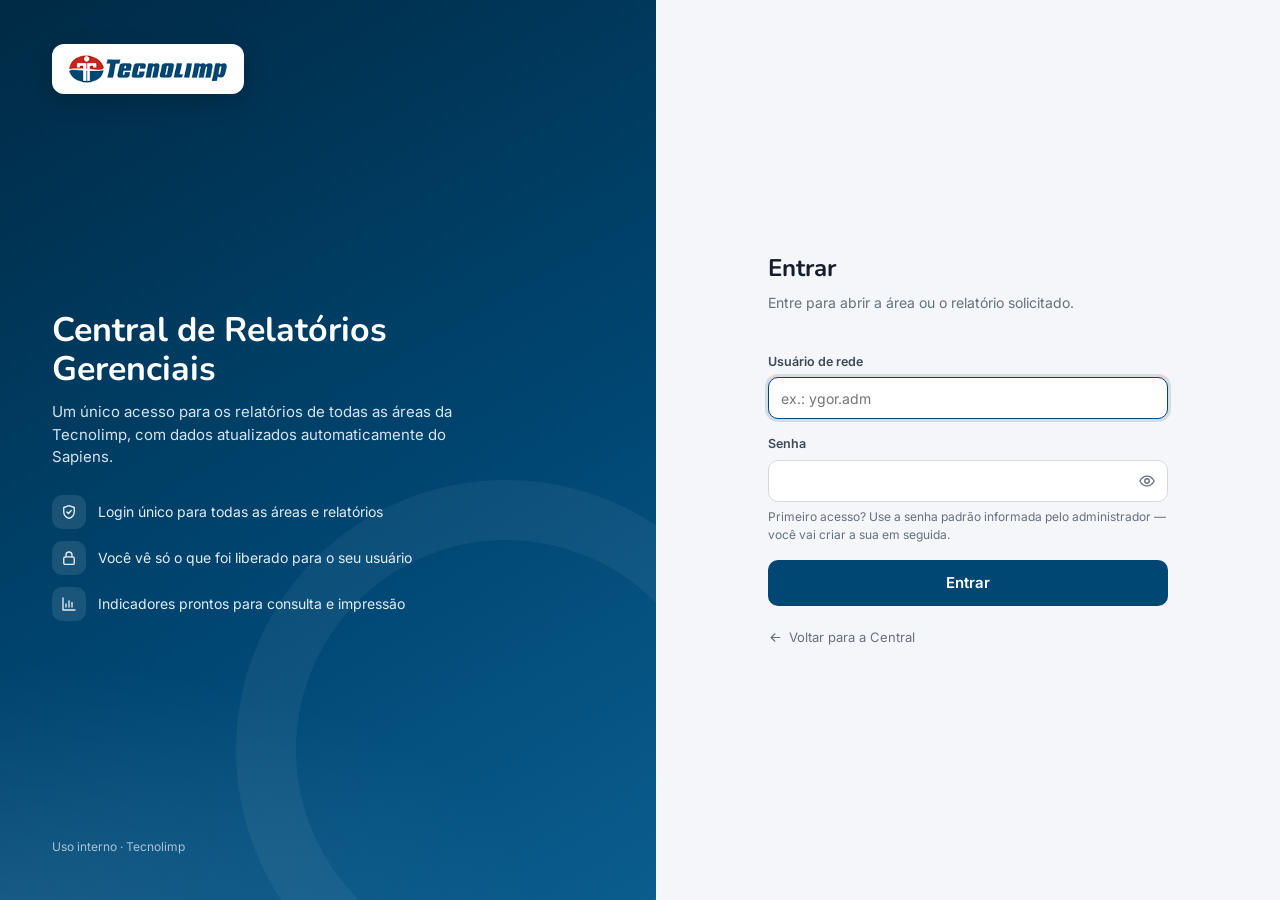
<file: site/relatorios/eventos/configuracoes.html>
<!doctype html>
<html lang="pt-BR">
<head>
<meta charset="utf-8">
<meta name="viewport" content="width=device-width, initial-scale=1">
<title>Configurações — Relação de Eventos | Tecnolimp</title>
<link rel="icon" href="../../assets/favicon.ico" sizes="any">
<link rel="preconnect" href="https://fonts.gstatic.com" crossorigin>
<link rel="stylesheet" href="https://fonts.googleapis.com/css2?family=Nunito:wght@700;800&family=Inter:wght@400;500;600;700&display=swap">
<script src="../../assets/config.js"></script>
<script src="../../assets/auth.js"></script>
<style>
  /* barra da Central (login único) */
  .cbar{max-width:1100px;margin:0 auto 16px;display:flex;align-items:center;gap:10px;font-size:13px;font-family:'Inter',system-ui,sans-serif;}
  .cbar a.cb-link{display:inline-flex;align-items:center;gap:6px;color:#66707f;text-decoration:none;font-weight:500;}
  .cbar a.cb-link:hover{color:#004773;text-decoration:underline;}
  .cbar .cb-sep{color:#cbd2dc;}
  .cbar .cb-sp{flex:1;}
  .tc-user{position:relative;}
  .tc-user-btn{display:flex;align-items:center;gap:8px;border:1px solid #e4e7ec;background:#fff;border-radius:999px;padding:3px 10px 3px 3px;font:inherit;font-weight:600;color:#161c2d;cursor:pointer;}
  .tc-avatar{width:28px;height:28px;border-radius:50%;background:#004773;color:#fff;display:grid;place-items:center;font-size:11.5px;font-weight:700;}
  .tc-menu{position:absolute;right:0;top:calc(100% + 6px);min-width:230px;background:#fff;border:1px solid #e4e7ec;border-radius:12px;box-shadow:0 10px 28px -10px rgba(0,42,69,.25);padding:6px;z-index:30;}
  .tc-menu-head{padding:8px 12px;border-bottom:1px solid #e4e7ec;margin-bottom:4px;display:flex;flex-direction:column;}
  .tc-menu-head span{color:#66707f;font-size:12px;}
  .tc-menu a,.tc-menu button{display:block;width:100%;text-align:left;padding:8px 12px;border-radius:8px;color:#161c2d;text-decoration:none;font:inherit;background:none;border:0;cursor:pointer;}
  .tc-menu a:hover,.tc-menu button:hover{background:#eaf1f6;}
  .tc-menu .tc-sair{color:#c4261d;}
  [hidden]{display:none !important;}
  @media (max-width:560px){ .tc-user-nome,.cb-area{display:none;} }
  @media print{ .cbar{display:none !important;} }

  :root{
    --color-primary:#004773;--color-primary-hover:#00385c;--color-primary-light:#e6eef3;
    --color-accent:#c4261d;--color-ink:#161c2d;--color-muted:#3c4858;--color-subtle:#66707f;
    --color-surface:#ffffff;--color-surface-alt:#f7f8fa;--color-border:#e4e7ec;--color-border-strong:#cbd2dc;
    --color-danger:#c4261d;--color-danger-light:#fbeae9;--color-success:#1d7a4c;--color-success-light:#e6f4ec;
    --color-warning:#935e09;--color-warning-light:#fbf1e1;
    --font-display:"Nunito",ui-sans-serif,system-ui,sans-serif;--font-body:"Inter",ui-sans-serif,system-ui,sans-serif;
  }
  *{box-sizing:border-box;}
  body{margin:0;background:var(--color-surface-alt);font-family:var(--font-body);color:var(--color-ink);}
  .wrap{max-width:920px;margin:0 auto;padding:32px 24px 60px;}
  .topbar{display:flex;align-items:center;justify-content:space-between;gap:16px;margin-bottom:28px;flex-wrap:wrap;}
  .brand-row{display:flex;align-items:center;gap:12px;}
  .brand-row img{height:26px;width:auto;}
  .brand-row h1{font-family:var(--font-display);font-size:20px;font-weight:800;color:var(--color-primary);margin:0;}
  .brand-row .subtitle{font-size:13px;color:var(--color-subtle);margin-top:2px;}
  .topbar-actions{display:flex;gap:10px;align-items:center;}
  .btn{height:38px;border-radius:8px;border:none;font-size:13px;font-weight:600;cursor:pointer;font-family:var(--font-body);padding:0 16px;transition:background .15s;}
  .btn-primary{background:var(--color-primary);color:#fff;}
  .btn-primary:hover{background:var(--color-primary-hover);}
  .btn-primary:disabled{opacity:.5;cursor:not-allowed;}
  .btn-outline{background:transparent;color:var(--color-primary);border:1px solid var(--color-border-strong);}
  .btn-outline:hover{background:var(--color-primary-light);}
  .btn-ghost{background:transparent;color:var(--color-muted);}
  .card{background:var(--color-surface);border:1px solid var(--color-border);border-radius:12px;padding:24px;margin-bottom:20px;}
  .card h2{font-family:var(--font-display);font-size:15px;font-weight:800;margin:0 0 16px;color:var(--color-ink);}
  .add-form{display:flex;gap:12px;align-items:flex-end;flex-wrap:wrap;}
  .field-card{flex:1;min-width:220px;}
  label.f-label{display:block;font-size:13px;font-weight:600;color:var(--color-muted);margin-bottom:6px;}
  input[type=email]{width:100%;height:38px;border-radius:8px;border:1px solid var(--color-border);padding:0 12px;font-size:14px;font-family:var(--font-body);color:var(--color-ink);background:var(--color-surface);outline:none;}
  input:focus{border-color:var(--color-primary);box-shadow:0 0 0 3px rgba(0,71,115,.15);}
  .checkbox-row{display:flex;align-items:center;gap:8px;height:38px;font-size:13px;color:var(--color-muted);}
  table{width:100%;border-collapse:collapse;font-size:13.5px;}
  thead th{text-align:left;font-size:12px;color:var(--color-subtle);font-weight:600;padding:8px 10px;border-bottom:1px solid var(--color-border);text-transform:uppercase;letter-spacing:.02em;}
  tbody td{padding:10px;border-bottom:1px solid var(--color-border);color:var(--color-ink);}
  tbody tr:last-child td{border-bottom:none;}
  .badge{display:inline-block;font-size:11.5px;font-weight:600;padding:3px 9px;border-radius:999px;}
  .badge.publicado{background:var(--color-success-light);color:var(--color-success);}
  .badge.revisao{background:var(--color-warning-light);color:var(--color-warning);}
  .alert{border-radius:8px;padding:10px 12px;font-size:13px;margin-bottom:16px;display:none;}
  .alert.danger{background:var(--color-danger-light);color:var(--color-danger);}
  .alert.success{background:var(--color-success-light);color:var(--color-success);}
  .empty-box{border:1px dashed var(--color-border-strong);border-radius:10px;padding:28px;text-align:center;color:var(--color-subtle);font-size:13px;}
  .helper{font-size:12px;color:var(--color-subtle);margin-top:8px;}
  .cfg-list{display:flex;flex-direction:column;gap:4px;margin-top:6px;}
  .cfg-row-emp{display:flex;align-items:center;gap:8px;font-size:13px;color:var(--color-ink);}
  .cfg-row-emp input{margin:0;}
  .empresas-tag{font-size:11.5px;color:var(--color-subtle);}
  .link-btn{background:none;border:none;color:var(--color-primary);font:inherit;font-size:12.5px;cursor:pointer;padding:0;text-decoration:underline;}
  .link-btn:hover{color:var(--color-primary-hover);}
  :focus-visible{outline:2px solid var(--color-primary);outline-offset:2px;}

  .cfg-row{display:flex;align-items:center;gap:10px;font-size:13px;padding:7px 8px;border-radius:6px;}
  .cfg-row:hover{background:var(--color-surface-alt);}
  .cfg-row .name{flex:1;}
  .cfg-row .code{color:var(--color-subtle);font-size:11.5px;font-family:monospace;}
  .toggle{position:relative;width:34px;height:19px;flex:none;}
  .toggle input{position:absolute;inset:0;opacity:0;cursor:pointer;margin:0;}
  .toggle .track{position:absolute;inset:0;background:var(--color-border-strong);border-radius:999px;transition:background .15s;}
  .toggle .knob{position:absolute;top:2px;left:2px;width:15px;height:15px;border-radius:50%;background:var(--color-surface);transition:transform .15s;box-shadow:0 1px 2px rgba(0,0,0,.25);}
  .toggle input:checked + .track{background:var(--color-primary);}
  .toggle input:checked + .track + .knob{transform:translateX(15px);}
  .toggle input:focus-visible + .track{outline:2px solid var(--color-primary);outline-offset:2px;}
  .pill{font-size:10.5px;padding:2px 7px;border-radius:999px;background:var(--color-primary-light);color:var(--color-primary);font-weight:600;}
  .add-form-eventos{display:flex;gap:8px;flex-wrap:wrap;align-items:flex-end;margin-top:12px;}
  .add-form-eventos input{font:inherit;font-size:13px;background:var(--color-surface-alt);border:1px solid var(--color-border-strong);border-radius:7px;padding:8px 10px;color:var(--color-ink);}
  .add-form-eventos input:focus-visible{outline:2px solid var(--color-primary);outline-offset:1px;}
  #ev-codigo,#ev-categoria{width:100%;}
  .add-form-eventos .field-card{flex:1 1 180px;}
  .add-form-eventos{margin:0 0 16px;padding-bottom:16px;border-bottom:1px solid var(--color-border);}
  #ev-add-msg{flex-basis:100%;}
  .edit-btn{background:none;border:none;color:var(--color-primary);font:inherit;font-size:12.5px;font-weight:600;cursor:pointer;padding:4px 6px;border-radius:6px;}
  .edit-btn:hover{background:var(--color-primary-light);}
  .cfg-row.editing{flex-wrap:wrap;background:var(--color-surface-alt);}
  .cfg-row.editing input[type=text]{font:inherit;font-size:13px;border:1px solid var(--color-border-strong);border-radius:7px;padding:7px 9px;background:#fff;min-width:0;}
  .cfg-row.editing .e-cod{flex:0 1 150px;} .cfg-row.editing .e-cat{flex:1 1 200px;}
  .cfg-row.editing .row-msg{flex-basis:100%;font-size:12px;color:var(--color-danger);}
  .form-msg{font-size:12px;color:var(--color-subtle);}
  .form-msg.err{color:var(--color-danger);}
  .form-msg.ok{color:var(--color-success);}
</style>
</head>
<body>
<nav class="cbar" aria-label="Navegação da Central">
  <a class="cb-link" href="../../index.html"><svg width="15" height="15" viewBox="0 0 24 24" fill="none" stroke="currentColor" stroke-width="2" stroke-linecap="round" aria-hidden="true"><path d="M19 12H5M11 6l-6 6 6 6"/></svg>Central de Relatórios</a>
  <span class="cb-sep cb-area">/</span><a class="cb-link cb-area" href="../../area.html?a=rh">Recursos Humanos</a>
  <span class="cb-sp"></span><div id="user-slot"></div>
</nav>
<div class="wrap">
  <div class="topbar">
    <div class="brand-row">
      <img alt="Tecnolimp" src="../../assets/tecnolimplogo.png">
      <div>
        <h1>Configurações</h1>
        <div class="subtitle">Eventos e categorias exibidos no relatório</div>
      </div>
    </div>
    <div class="topbar-actions">
      <a class="btn btn-outline" href="index.html" style="display:inline-flex;align-items:center;text-decoration:none;">Voltar ao relatório</a>
    </div>
  </div>

  <div class="card">
    <h2>Eventos acompanhados</h2>
    <div class="helper" style="margin-top:-8px;margin-bottom:8px;">Cadastre um evento novo, edite código/categoria ou desative os que não quer ver na lista abaixo. Alterações aparecem no relatório após a próxima sincronização (até 30 min).</div>
    <form class="add-form-eventos" id="ev-form" novalidate>
      <div class="field-card" style="min-width:0;">
        <label class="f-label" for="ev-codigo">Código(s) do evento *</label>
        <input id="ev-codigo" placeholder="ex: 860 ou 860,861" required inputmode="numeric" autocomplete="off">
      </div>
      <div class="field-card" style="min-width:0;">
        <label class="f-label" for="ev-categoria">Categoria *</label>
        <input id="ev-categoria" placeholder="ex: Adiantamento 13º" required maxlength="60" autocomplete="off">
      </div>
      <button class="btn btn-primary" id="ev-add-btn" type="submit">Adicionar</button>
      <span class="form-msg" id="ev-add-msg" role="status"></span>
    </form>
    <div class="cfg-list" id="cfg-eventos"><div class="empty-box">Carregando…</div></div>
  </div>
</div>

<script>
(function(){
  "use strict";
  // Só administradores da Central (a página e as funções do banco conferem).
  // Escrita só via funções do banco (painel_adicionar_evento / painel_ativar_evento /
  // painel_editar_evento), que validam os dados e não permitem apagar eventos.
  function sb(path, opts){ return TC.rest(path, opts); }
  function esc(s){ return String(s == null ? "" : s).replace(/[&<>"']/g, function(c){ return {"&":"&amp;","<":"&lt;",">":"&gt;",'"':"&quot;","'":"&#39;"}[c]; }); }

  var eventos = [];
  function render(){
    var el = document.getElementById("cfg-eventos");
    el.innerHTML = eventos.map(function(ev){
      return '<div class="cfg-row">' +
        '<div class="name">' + esc(ev.categoria) + ' <span class="code">' + esc(ev.codigo) + '</span></div>' +
        '<button type="button" class="edit-btn" data-editar="' + esc(ev.codigo) + '">Editar</button>' +
        '<label class="toggle" title="Mostrar no relatório"><input type="checkbox" aria-label="Mostrar ' + esc(ev.categoria) + ' no relatório" data-codigo="' + esc(ev.codigo) + '"' + (ev.ativo ? " checked" : "") + '><span class="track"></span><span class="knob"></span></label></div>';
    }).join("") || '<div class="empty-box">Nenhum evento cadastrado.</div>';
    el.querySelectorAll("[data-editar]").forEach(function(b){
      b.addEventListener("click", function(){ abrirEdicao(b.closest(".cfg-row"), b.dataset.editar); });
    });
    el.querySelectorAll("input[type=checkbox]").forEach(function(inp){
      inp.addEventListener("change", function(){
        sb("rpc/painel_ativar_evento", {method:"POST", body:{p_codigo: inp.dataset.codigo, p_ativo: inp.checked}})
          .catch(function(){ inp.checked = !inp.checked; alert("Não foi possível salvar. Tente novamente."); });
      });
    });
  }
  function abrirEdicao(row, codigo){
    var ev = eventos.find(function(x){ return x.codigo === codigo; });
    row.classList.add("editing");
    row.innerHTML =
      '<input type="text" class="e-cod" aria-label="Código(s) do evento" inputmode="numeric" value="' + esc(ev.codigo) + '">' +
      '<input type="text" class="e-cat" aria-label="Categoria" maxlength="60" value="' + esc(ev.categoria) + '">' +
      '<button type="button" class="btn btn-primary" data-salvar>Salvar</button>' +
      '<button type="button" class="btn btn-ghost" data-cancelar>Cancelar</button>' +
      '<span class="row-msg" role="status"></span>';
    var inCod = row.querySelector(".e-cod"), inCat = row.querySelector(".e-cat"), msg = row.querySelector(".row-msg");
    inCat.focus();
    row.querySelector("[data-cancelar]").addEventListener("click", render);
    function salvar(){
      var novoCod = inCod.value.replace(/\s+/g, ""), novaCat = inCat.value.trim();
      if(!novoCod || !novaCat){ msg.textContent = "Código do evento e categoria são obrigatórios."; return; }
      if(!/^\d+(,\d+)*$/.test(novoCod)){ msg.textContent = "Código inválido: use só números, separados por vírgula."; return; }
      msg.textContent = "";
      sb("rpc/painel_editar_evento", {method:"POST", body:{p_codigo_atual: codigo, p_codigo_novo: novoCod, p_categoria: novaCat}})
        .then(carregar)
        .catch(function(err){ msg.textContent = /já cadastrado/i.test(err.message) ? "Esse código já está em outro evento." : "Não foi possível salvar: " + err.message; });
    }
    row.querySelector("[data-salvar]").addEventListener("click", salvar);
    row.addEventListener("keydown", function(e){ if(e.key === "Enter") salvar(); if(e.key === "Escape") render(); });
  }

  function carregar(){
    sb("config_eventos?select=codigo,categoria,ativo&order=ordem.asc.nullslast,categoria.asc")
      .then(function(rows){ eventos = rows || []; render(); })
      .catch(function(){ document.getElementById("cfg-eventos").innerHTML = '<div class="empty-box">Não foi possível carregar os eventos.</div>'; });
  }

  document.getElementById("ev-form").addEventListener("submit", function(e){
    e.preventDefault();
    var codigo = document.getElementById("ev-codigo").value.replace(/\s+/g, "");
    var categoria = document.getElementById("ev-categoria").value.trim();
    var msg = document.getElementById("ev-add-msg");
    if(!codigo || !categoria){ msg.textContent = "Código do evento e categoria são obrigatórios."; msg.className = "form-msg err"; return; }
    if(!/^\d+(,\d+)*$/.test(codigo)){ msg.textContent = "Código inválido: use só números, separados por vírgula (ex: 860,861)."; msg.className = "form-msg err"; return; }
    var btn = document.getElementById("ev-add-btn"); btn.disabled = true;
    msg.textContent = "salvando…"; msg.className = "form-msg";
    sb("rpc/painel_adicionar_evento", {method:"POST", body:{p_codigo: codigo, p_categoria: categoria}})
      .then(function(){
        msg.textContent = "Adicionado — aparece no relatório após a próxima sincronização (até 30 min)."; msg.className = "form-msg ok";
        document.getElementById("ev-codigo").value = ""; document.getElementById("ev-categoria").value = "";
        carregar();
      }).catch(function(err){
        msg.textContent = /já cadastrado/i.test(err.message) ? "Esse código já está cadastrado." : "Não foi possível salvar: " + err.message;
        msg.className = "form-msg err";
      }).then(function(){ btn.disabled = false; });
  });
  TC.exigirLogin({ admin: true }).then(function(perfil){
    TC.montarMenuUsuario(document.getElementById("user-slot"), perfil);
    carregar();
  });
})();
</script>
</body>
</html>
</file>
<file: site/assets/central.css>
/* Central de Relatórios Gerenciais — Tecnolimp · estilos compartilhados */
:root{
  --brand:#004773; --brand-700:#00385c; --brand-800:#002a45; --brand-050:#eaf1f6; --brand-100:#d5e4ee;
  --accent:#c4261d; --accent-050:#fbeceb;
  --ink:#161c2d; --ink-2:#3c4858; --muted:#66707f; --subtle:#8a93a1;
  --bg:#f4f6f9; --surface:#ffffff; --surface-2:#f8fafc;
  --line:#e4e7ec; --line-2:#d3d9e1;
  --ok:#0b6e4f; --ok-050:#e7f4ef; --warn:#8a5a00; --warn-050:#fdf3e1;
  --radius:14px; --radius-sm:10px;
  --shadow-1:0 1px 2px rgba(22,28,45,.06),0 1px 3px rgba(22,28,45,.05);
  --shadow-2:0 10px 28px -10px rgba(0,42,69,.22),0 2px 6px rgba(22,28,45,.06);
  --font-display:"Nunito",ui-sans-serif,system-ui,sans-serif;
  --font-body:"Inter",ui-sans-serif,system-ui,-apple-system,"Segoe UI",sans-serif;
  color-scheme:light;
}
*{box-sizing:border-box;}
html,body{margin:0;}
body{background:var(--bg);color:var(--ink);font-family:var(--font-body);font-size:14px;line-height:1.5;-webkit-font-smoothing:antialiased;min-height:100vh;display:flex;flex-direction:column;}
a{color:var(--brand);}
:focus-visible{outline:2px solid var(--brand);outline-offset:2px;border-radius:6px;}
.tc-ico{flex:none;display:block;}
[hidden]{display:none !important;}
.sr-only{position:absolute;width:1px;height:1px;overflow:hidden;clip:rect(0 0 0 0);white-space:nowrap;}

/* ---------- barra superior ---------- */
.tc-top{position:sticky;top:0;z-index:20;background:rgba(255,255,255,.92);backdrop-filter:saturate(1.4) blur(8px);border-bottom:1px solid var(--line);}
.tc-top-in{max-width:1240px;margin:0 auto;padding:10px 24px;display:flex;align-items:center;gap:16px;min-height:60px;}
.tc-brand{display:flex;align-items:center;gap:14px;text-decoration:none;color:inherit;min-width:0;}
.tc-brand img{height:26px;width:auto;display:block;}
.tc-brand-sep{width:1px;height:24px;background:var(--line-2);}
.tc-brand-nome{font-family:var(--font-display);font-weight:800;font-size:15px;color:var(--brand);white-space:nowrap;}
.tc-top-sp{flex:1;}
.tc-crumbs{display:flex;align-items:center;gap:6px;font-size:13px;color:var(--muted);min-width:0;}
.tc-crumbs a{color:var(--muted);text-decoration:none;}
.tc-crumbs a:hover{color:var(--brand);text-decoration:underline;}
.tc-crumbs .sep{color:var(--line-2);}
.tc-crumbs .atual{color:var(--ink);font-weight:600;white-space:nowrap;overflow:hidden;text-overflow:ellipsis;}

/* usuário */
.tc-user{position:relative;}
.tc-user-btn{display:flex;align-items:center;gap:8px;border:1px solid var(--line);background:var(--surface);border-radius:999px;padding:4px 10px 4px 4px;font:inherit;font-weight:600;color:var(--ink);cursor:pointer;}
.tc-user-btn:hover{border-color:var(--line-2);background:var(--surface-2);}
.tc-avatar{width:30px;height:30px;border-radius:50%;background:var(--brand);color:#fff;display:grid;place-items:center;font-size:12px;font-weight:700;letter-spacing:.02em;}
.tc-menu{position:absolute;right:0;top:calc(100% + 8px);min-width:240px;background:var(--surface);border:1px solid var(--line);border-radius:12px;box-shadow:var(--shadow-2);padding:6px;z-index:30;}
.tc-menu-head{padding:10px 12px 10px;border-bottom:1px solid var(--line);margin-bottom:4px;display:flex;flex-direction:column;}
.tc-menu-head span{color:var(--muted);font-size:12.5px;}
.tc-menu a,.tc-menu button{display:block;width:100%;text-align:left;padding:9px 12px;border-radius:8px;color:var(--ink);text-decoration:none;font:inherit;background:none;border:0;cursor:pointer;}
.tc-menu a:hover,.tc-menu button:hover{background:var(--brand-050);}
.tc-menu .tc-sair{color:var(--accent);}

/* ---------- layout ---------- */
.tc-main{flex:1;width:100%;max-width:1240px;margin:0 auto;padding:28px 24px 48px;}
.tc-foot{border-top:1px solid var(--line);background:var(--surface);}
.tc-foot-in{max-width:1240px;margin:0 auto;padding:14px 24px;display:flex;justify-content:space-between;gap:12px;flex-wrap:wrap;font-size:12px;color:var(--muted);}

/* ---------- botões e campos ---------- */
.btn{display:inline-flex;align-items:center;justify-content:center;gap:8px;height:40px;padding:0 16px;border-radius:10px;border:1px solid transparent;font:inherit;font-weight:600;cursor:pointer;text-decoration:none;white-space:nowrap;transition:background .15s,border-color .15s,box-shadow .15s;}
.btn-primary{background:var(--brand);color:#fff;}
.btn-primary:hover{background:var(--brand-700);}
.btn-primary:disabled{background:#7d9db3;cursor:progress;}
.btn-ghost{background:var(--surface);color:var(--ink);border-color:var(--line-2);}
.btn-ghost:hover{background:var(--surface-2);border-color:#b8c1cd;}
.btn-danger{background:var(--surface);color:var(--accent);border-color:#efc4c1;}
.btn-danger:hover{background:var(--accent-050);}
.btn-sm{height:32px;padding:0 12px;font-size:13px;border-radius:8px;}
.btn-icon{width:36px;height:36px;padding:0;}
.field{display:flex;flex-direction:column;gap:6px;}
.field label,.f-label{font-size:12.5px;font-weight:600;color:var(--ink-2);}
.field .hint{font-size:12px;color:var(--muted);}
.input,select.input,textarea.input{height:42px;width:100%;border:1px solid var(--line-2);border-radius:10px;padding:0 12px;font:inherit;color:var(--ink);background:var(--surface);transition:border-color .15s,box-shadow .15s;}
textarea.input{height:auto;min-height:76px;padding:10px 12px;resize:vertical;}
.input:hover{border-color:#b8c1cd;}
.input:focus{outline:none;border-color:var(--brand);box-shadow:0 0 0 3px rgba(0,71,115,.14);}
.input[aria-invalid="true"]{border-color:var(--accent);box-shadow:0 0 0 3px rgba(196,38,29,.10);}
.alert{border-radius:10px;padding:10px 12px;font-size:13px;display:flex;gap:8px;align-items:flex-start;}
.alert-err{background:var(--accent-050);color:#8e1b14;border:1px solid #f1cdca;}
.alert-ok{background:var(--ok-050);color:var(--ok);border:1px solid #c5e5d8;}
.alert-info{background:var(--brand-050);color:var(--brand-800);border:1px solid var(--brand-100);}

/* busca */
.tc-search{position:relative;}
.tc-search .tc-ico{position:absolute;left:13px;top:50%;transform:translateY(-50%);color:var(--subtle);pointer-events:none;}
.tc-search .input{padding-left:40px;}
.tc-kbd{position:absolute;right:10px;top:50%;transform:translateY(-50%);font-size:11px;color:var(--subtle);border:1px solid var(--line-2);border-radius:6px;padding:1px 6px;background:var(--surface-2);}

/* chips e etiquetas */
.chips{display:flex;gap:8px;flex-wrap:wrap;}
.chip{height:32px;padding:0 12px;border-radius:999px;border:1px solid var(--line-2);background:var(--surface);font:inherit;font-size:13px;font-weight:500;color:var(--ink-2);cursor:pointer;display:inline-flex;align-items:center;gap:6px;}
.chip:hover{border-color:#b8c1cd;}
.chip[aria-pressed="true"]{background:var(--brand);border-color:var(--brand);color:#fff;}
.chip .n{font-size:11.5px;opacity:.75;}
.tag{display:inline-flex;align-items:center;height:22px;padding:0 8px;border-radius:6px;font-size:11.5px;font-weight:600;background:var(--surface-2);color:var(--ink-2);border:1px solid var(--line);}
.tag-new{background:var(--ok-050);color:var(--ok);border-color:#c5e5d8;}
.tag-off{background:#f1f2f4;color:var(--muted);}
.tag-admin{background:var(--brand-050);color:var(--brand);border-color:var(--brand-100);}
.tag-warn{background:var(--warn-050);color:var(--warn);border-color:#f2dfb8;}

/* cartões */
.card{background:var(--surface);border:1px solid var(--line);border-radius:var(--radius);box-shadow:var(--shadow-1);}
.empty{padding:36px 20px;text-align:center;color:var(--muted);}
.empty .tc-ico{margin:0 auto 10px;color:var(--line-2);}
.empty strong{display:block;color:var(--ink);font-size:15px;margin-bottom:4px;}

/* esqueleto de carregamento */
.sk{background:linear-gradient(90deg,#eef1f5 25%,#f6f8fa 37%,#eef1f5 63%);background-size:400% 100%;animation:sk 1.3s ease infinite;border-radius:8px;}
@keyframes sk{0%{background-position:100% 50%}100%{background-position:0 50%}}

/* toasts */
#tc-toasts{position:fixed;right:20px;bottom:20px;display:flex;flex-direction:column;gap:8px;z-index:100;}
.tc-toast{background:var(--ink);color:#fff;padding:11px 16px;border-radius:10px;box-shadow:var(--shadow-2);font-size:13.5px;max-width:360px;animation:tin .2s ease;}
.tc-toast.err{background:#8e1b14;}
.tc-toast.sai{opacity:0;transform:translateY(6px);transition:all .3s;}
@keyframes tin{from{opacity:0;transform:translateY(6px)}}

/* modal */
.modal-bg{position:fixed;inset:0;background:rgba(15,23,42,.45);display:grid;place-items:center;padding:20px;z-index:60;animation:fin .15s ease;}
@keyframes fin{from{opacity:0}}
.modal{background:var(--surface);border-radius:16px;box-shadow:0 24px 60px rgba(0,0,0,.25);width:100%;max-width:520px;max-height:calc(100vh - 40px);display:flex;flex-direction:column;}
.modal-lg{max-width:760px;}
.modal-h{padding:18px 22px;border-bottom:1px solid var(--line);display:flex;align-items:center;gap:12px;}
.modal-h h2{margin:0;font-family:var(--font-display);font-size:18px;color:var(--ink);flex:1;}
.modal-b{padding:20px 22px;overflow:auto;display:flex;flex-direction:column;gap:14px;}
.modal-b>*{flex-shrink:0;} /* o corpo rola; os blocos (ex.: Permissões) não são espremidos */
.modal-f{padding:14px 22px;border-top:1px solid var(--line);display:flex;justify-content:flex-end;gap:10px;background:var(--surface-2);border-radius:0 0 16px 16px;}
.grid-2{display:grid;grid-template-columns:1fr 1fr;gap:14px;}

/* interruptor */
.switch{position:relative;display:inline-flex;align-items:center;gap:10px;cursor:pointer;font-weight:500;}
.switch input{position:absolute;opacity:0;width:1px;height:1px;}
.switch .tr{width:38px;height:22px;border-radius:999px;background:#cbd2dc;position:relative;transition:background .15s;flex:none;}
.switch .tr::after{content:"";position:absolute;top:3px;left:3px;width:16px;height:16px;border-radius:50%;background:#fff;box-shadow:0 1px 2px rgba(0,0,0,.2);transition:transform .15s;}
.switch input:checked + .tr{background:var(--brand);}
.switch input:checked + .tr::after{transform:translateX(16px);}
.switch input:focus-visible + .tr{outline:2px solid var(--brand);outline-offset:2px;}

@media (max-width:720px){
  .tc-top-in{padding:10px 16px;gap:10px;}
  .tc-brand-sep,.tc-brand-nome{display:none;}
  .tc-user-nome{display:none;}
  .tc-user-btn{padding:3px;}
  .tc-user-btn svg{display:none;}
  .tc-main{padding:20px 16px 40px;}
  .grid-2{grid-template-columns:1fr;}
  .tc-kbd{display:none;}
}
@media (prefers-reduced-motion:reduce){*{animation:none !important;transition:none !important;}}
</file>
<file: site/relatorios/liberacao-holerites/painel.css>
:root{
    --color-primary:#004773;
    --color-primary-hover:#00385c;
    --color-primary-soft:#e6eef4;
    --color-accent:#c4261d;
    --color-ink:#161c2d;
    --color-muted:#3c4858;
    --color-subtle:#66707f;
    --color-surface:#ffffff;
    --color-surface-alt:#f7f8fa;
    --color-border:#e4e7ec;
    --ok:#137a3d;      --ok-bg:#e7f5ec;
    --sched:#8a5a00;   --sched-bg:#fdf3dc;
    --lock:#9b1c15;    --lock-bg:#fbe9e8;
    --pend:#3b4cc0;    --pend-bg:#ebedfb;
    --none:#66707f;    --none-bg:#f0f1f4;
    --font-display:"Nunito",ui-sans-serif,system-ui,sans-serif;
    --font-body:"Inter",ui-sans-serif,system-ui,sans-serif;
  }
  *{box-sizing:border-box;}
  body{margin:0;background:var(--color-surface-alt);font-family:var(--font-body);color:var(--color-ink);font-size:14px;}
  a{color:var(--color-primary);}
  button{font-family:inherit;font-size:13px;cursor:pointer;}
  :focus-visible{outline:2px solid var(--color-primary);outline-offset:2px;}
  .hidden{display:none !important;}

    display:flex;align-items:center;justify-content:space-between;gap:12px;padding:10px 20px;position:sticky;top:0;z-index:20;}
  .avatar{width:26px;height:26px;border-radius:50%;background:var(--color-primary);color:#fff;display:grid;place-items:center;font-weight:700;font-size:11px;}

  main{max-width:1180px;margin:0 auto;padding:6px 20px 60px;}


  /* ---------- relatório ---------- */
  .head{display:flex;justify-content:space-between;align-items:flex-end;gap:16px;flex-wrap:wrap;margin-bottom:16px;}
  .head h1{font-family:var(--font-display);font-size:24px;color:var(--color-primary);margin:0;}
  .head .meta{color:var(--color-subtle);font-size:13px;margin-top:4px;}
  .actions{display:flex;gap:8px;flex-wrap:wrap;}
  .btn{border:1px solid var(--color-border);background:#fff;color:var(--color-ink);padding:8px 14px;border-radius:8px;font-weight:600;}
  .btn:hover{background:var(--color-surface-alt);}
  .btn.primary{background:var(--color-primary);border-color:var(--color-primary);color:#fff;}
  .btn.primary:hover{background:var(--color-primary-hover);}
  .btn.danger{background:var(--color-accent);border-color:var(--color-accent);color:#fff;}
  .btn:disabled{opacity:.5;cursor:not-allowed;}

  .tabs{display:flex;gap:4px;border-bottom:1px solid var(--color-border);margin-bottom:18px;overflow-x:auto;}
  .tab{background:none;border:none;border-bottom:2px solid transparent;padding:10px 14px;font-weight:600;color:var(--color-subtle);white-space:nowrap;}
  .tab[aria-selected="true"]{color:var(--color-primary);border-bottom-color:var(--color-primary);}

  .banner{display:flex;gap:10px;align-items:flex-start;border-radius:10px;padding:12px 14px;margin-bottom:16px;font-size:13px;}
  .banner.warn{background:var(--lock-bg);color:var(--lock);border:1px solid #f1c7c4;}
  .banner.info{background:var(--color-primary-soft);color:var(--color-primary);border:1px solid #c8dae8;}
  .banner code{background:rgba(255,255,255,.7);padding:1px 5px;border-radius:4px;}

  /* resumo do mês atual = legenda + filtro */
  .overview{padding:16px 18px;margin-bottom:14px;}
  .ov-head{display:flex;justify-content:space-between;align-items:baseline;gap:12px;flex-wrap:wrap;margin-bottom:10px;}
  .ov-t{font-family:var(--font-display);font-weight:800;font-size:16px;color:var(--color-ink);}
  .ov-s{font-size:12px;color:var(--color-subtle);margin-left:8px;}
  .ov-pct{font-size:13px;color:var(--color-muted);}
  .ov-pct b{font-family:var(--font-display);font-size:20px;color:var(--ok);margin-right:4px;}
  .bar{display:flex;height:8px;border-radius:999px;overflow:hidden;background:var(--none-bg);gap:2px;}
  .bar i{display:block;height:100%;transition:flex-grow .5s ease;}
  .bar .ok{background:var(--ok);} .bar .sched{background:#d49a1f;} .bar .lock{background:var(--lock);}
  .bar .pend{background:var(--pend);} .bar .none{background:#c3c8d1;}
  .ov-legend{display:grid;grid-template-columns:repeat(4,minmax(0,1fr));gap:6px;margin-top:12px;}
  .lg{display:flex;gap:10px;align-items:center;text-align:left;background:none;border:1px solid transparent;border-radius:10px;padding:8px 10px;color:var(--color-ink);}
  .lg:hover{background:var(--color-surface-alt);}
  .lg[aria-pressed="true"]{border-color:currentColor;background:var(--color-surface-alt);}
  .lg .n{font-family:var(--font-display);font-weight:800;font-size:22px;min-width:22px;line-height:1;}
  .lg .d{display:flex;flex-direction:column;font-size:12px;color:var(--color-subtle);line-height:1.35;}
  .lg .d b{font-size:13px;}
  .lg.ok .n,.lg.ok b{color:var(--ok);} .lg.sched .n,.lg.sched b{color:var(--sched);}
  .lg.lock .n,.lg.lock b{color:var(--lock);} .lg.none .n,.lg.none b{color:var(--none);}
  .lg.ok[aria-pressed="true"]{border-color:var(--ok);} .lg.sched[aria-pressed="true"]{border-color:#d49a1f;}
  .lg.lock[aria-pressed="true"]{border-color:var(--lock);} .lg.none[aria-pressed="true"]{border-color:var(--none);}

  .card{background:#fff;border:1px solid var(--color-border);border-radius:12px;}
  .tbl-wrap{overflow-x:auto;}
  table{width:100%;border-collapse:collapse;}
  th,td{padding:10px 12px;text-align:left;border-bottom:1px solid var(--color-border);vertical-align:top;}
  thead th{font-size:12px;color:var(--color-subtle);font-weight:600;background:var(--color-surface-alt);}
  tbody tr:last-child td{border-bottom:none;}
  /* cabeçalho da grade: discreto, mas marcado */
  .grid thead th{background:linear-gradient(#f3f7fa,#eaf1f6);border-bottom:2px solid #cfdfeb;vertical-align:bottom;padding:12px;}
  .grid thead th:first-child{border-top-left-radius:12px;font-size:11px;text-transform:uppercase;letter-spacing:.05em;color:var(--color-primary);}
  .grid thead th:last-child{border-top-right-radius:12px;}
  .grid th.comp{min-width:200px;}
  .grid th.comp.cur{box-shadow:inset 0 3px 0 var(--color-primary);}
  .ch{display:flex;justify-content:space-between;align-items:flex-end;gap:8px;}
  .grid th .cname{font-family:var(--font-display);font-size:16px;color:var(--color-primary);font-weight:800;display:block;}
  .grid th .cpos{font-weight:500;font-size:12px;color:var(--color-subtle);display:flex;align-items:center;gap:6px;}
  .tag{font-size:10px;font-weight:700;text-transform:uppercase;letter-spacing:.04em;background:var(--color-primary);color:#fff;border-radius:4px;padding:1px 6px;}
  .grid th .bulk{font-size:12px;padding:4px 9px;border-radius:6px;border:1px solid #c8dae8;background:#fff;color:var(--color-primary);font-weight:600;white-space:nowrap;}
  .grid th .bulk:hover{background:var(--color-primary);color:#fff;border-color:var(--color-primary);}
  .grid tbody tr:hover td{background:#fafbfc;}
  .grid td.emp{white-space:nowrap;position:sticky;left:0;background:#fff;z-index:1;}
  .grid td.emp b{display:block;}
  .grid td.emp small{color:var(--color-subtle);font-size:11px;}
  .cell{width:100%;text-align:left;border:1px solid transparent;background:none;border-radius:8px;padding:6px 8px;display:flex;flex-direction:column;gap:3px;transition:opacity .2s;}
  .cell:hover:not(:disabled){border-color:var(--color-border);background:#fff;box-shadow:0 2px 8px rgba(22,28,45,.06);}
  .cell:disabled{cursor:default;}
  .cell small{color:var(--color-subtle);font-size:12px;}
  .cell.dim{opacity:.22;}
  .grid td.enter{animation:fadeIn 1.4s ease;}
  @keyframes fadeIn{from{background:var(--color-primary-soft);}}
  .foot{display:flex;justify-content:space-between;gap:12px;flex-wrap:wrap;align-items:center;padding:10px 12px;border-top:1px solid var(--color-border);font-size:12px;color:var(--color-subtle);}
  .foot a{font-weight:600;text-decoration:none;}

  /* prévia do portal na gaveta */
  .pv{border:1px solid var(--color-border);border-radius:10px;overflow:hidden;font-size:13px;}
  .pv .pv-h{background:var(--color-surface-alt);padding:8px 12px;font-size:12px;color:var(--color-subtle);border-bottom:1px solid var(--color-border);}
  .pv .pv-r{display:flex;justify-content:space-between;align-items:center;padding:9px 12px;border-bottom:1px solid var(--color-border);}
  .pv .pv-r:last-child{border-bottom:none;}
  .pv .pv-r.sel{background:var(--color-primary-soft);font-weight:600;}
  .pv .soon{color:var(--color-subtle);font-weight:600;}

  .chip{display:inline-flex;align-items:center;gap:6px;border-radius:999px;padding:3px 10px;font-size:12px;font-weight:700;width:max-content;}
  .chip::before{content:"";width:7px;height:7px;border-radius:50%;background:currentColor;}
  .chip.ok{color:var(--ok);background:var(--ok-bg);}
  .chip.sched{color:var(--sched);background:var(--sched-bg);}
  .chip.lock{color:var(--lock);background:var(--lock-bg);}
  .chip.pend{color:var(--pend);background:var(--pend-bg);}
  .chip.pend::before{animation:pulse 1s infinite;}
  .chip.none{color:var(--none);background:var(--none-bg);}
  @keyframes pulse{50%{opacity:.25}}

  /* ---------- gaveta ---------- */
  .overlay{position:fixed;inset:0;background:rgba(22,28,45,.35);z-index:40;}
  .drawer{position:fixed;top:0;right:0;bottom:0;width:min(440px,100%);background:#fff;z-index:41;box-shadow:-12px 0 32px rgba(22,28,45,.15);display:flex;flex-direction:column;}
  .drawer header{padding:18px 20px;border-bottom:1px solid var(--color-border);display:flex;justify-content:space-between;align-items:flex-start;gap:10px;}
  .drawer h2{font-family:var(--font-display);margin:0;font-size:19px;color:var(--color-primary);}
  .drawer .x{background:none;border:none;font-size:22px;line-height:1;color:var(--color-subtle);}
  .drawer .body{padding:18px 20px;overflow-y:auto;flex:1;}
  .drawer footer{padding:14px 20px;border-top:1px solid var(--color-border);display:flex;gap:8px;justify-content:flex-end;}
  dl{display:grid;grid-template-columns:auto 1fr;gap:6px 14px;margin:0 0 18px;font-size:13px;}
  dt{color:var(--color-subtle);}
  dd{margin:0;font-weight:600;}
  .sec{font-size:11px;font-weight:700;letter-spacing:.04em;text-transform:uppercase;color:var(--color-subtle);margin:18px 0 8px;}
  .opt{display:flex;gap:10px;align-items:flex-start;border:1px solid var(--color-border);border-radius:10px;padding:10px 12px;margin-bottom:8px;cursor:pointer;}
  .opt:has(input:checked){border-color:var(--color-primary);background:var(--color-primary-soft);}
  .opt input[type=radio]{margin-top:3px;}
  .opt b{display:block;font-size:13px;}
  .opt small{color:var(--color-subtle);font-size:12px;}
  .opt input[type=date]{margin-top:6px;padding:6px 8px;border:1px solid var(--color-border);border-radius:6px;font-family:inherit;}
  label.f{display:block;font-size:12px;color:var(--color-subtle);font-weight:600;margin:12px 0 4px;}
  input.t,select.t{width:100%;padding:8px 10px;border:1px solid var(--color-border);border-radius:8px;font-family:inherit;font-size:13px;background:#fff;}
  .hint{font-size:12px;color:var(--color-subtle);margin-top:4px;}
  .portal{border:1px dashed var(--color-border);border-radius:10px;padding:12px;font-size:13px;background:var(--color-surface-alt);}
  .portal .msg{background:#fff;border:1px solid var(--color-border);border-radius:8px;padding:10px;margin-top:6px;}
  .mini{list-style:none;padding:0;margin:0;font-size:12px;}
  .mini li{padding:6px 0;border-bottom:1px solid var(--color-border);color:var(--color-muted);}
  .mini li:last-child{border-bottom:none;}

  /* ---------- modal ---------- */
  .modal{position:fixed;inset:0;display:grid;place-items:center;z-index:50;padding:16px;}
  .modal .box{background:#fff;border-radius:14px;max-width:520px;width:100%;box-shadow:0 20px 50px rgba(22,28,45,.25);max-height:90vh;overflow-y:auto;}
  .modal .box header{padding:18px 20px 0;}
  .modal .box h3{margin:0;font-family:var(--font-display);color:var(--color-primary);font-size:18px;}
  .modal .box .body{padding:12px 20px;}
  .modal .box footer{padding:12px 20px 18px;display:flex;gap:8px;justify-content:flex-end;}
  .summary{background:var(--color-surface-alt);border-radius:8px;padding:10px 12px;font-size:13px;}
  .summary li{margin:3px 0;}

  .toast{position:fixed;bottom:20px;left:50%;transform:translateX(-50%);background:var(--color-ink);color:#fff;padding:10px 16px;border-radius:8px;font-size:13px;z-index:60;box-shadow:0 8px 24px rgba(0,0,0,.2);max-width:calc(100% - 32px);}

  /* ---------- histórico / como funciona ---------- */
  .filters{display:flex;gap:10px;flex-wrap:wrap;padding:12px;border-bottom:1px solid var(--color-border);}
  .filters .t{width:auto;min-width:160px;}
  .orig{font-size:11px;font-weight:700;padding:2px 7px;border-radius:4px;background:var(--color-surface-alt);color:var(--color-muted);}
  .orig.sql{background:var(--sched-bg);color:var(--sched);}
  .how{display:grid;grid-template-columns:repeat(3,minmax(0,1fr));gap:12px;}
  .how .card{padding:16px;}
  .how h4{margin:0 0 6px;font-family:var(--font-display);color:var(--color-primary);}
  .how p{margin:0;color:var(--color-muted);font-size:13px;line-height:1.5;}


  /* ---------- carregamento (motion) ---------- */
  .ld-wrap{position:fixed;inset:0;z-index:70;display:grid;place-items:center;padding:16px;
    background:rgba(240,244,248,.72);backdrop-filter:blur(6px);-webkit-backdrop-filter:blur(6px);animation:ldIn .25s ease-out;}
  .ld-wrap.out{animation:ldOut .35s ease-in forwards;}
  .ld{background:#fff;border:1px solid var(--color-border);border-radius:18px;width:min(380px,100%);padding:28px 26px 22px;
    box-shadow:0 24px 60px rgba(0,71,115,.18);text-align:center;animation:ldPop .35s cubic-bezier(.2,.9,.3,1.2);}
  .ld-orb{position:relative;width:112px;height:112px;margin:0 auto 16px;}
  .ld-orb svg{position:absolute;inset:0;width:100%;height:100%;}
  .ld-orb .r1{animation:spin 1.3s linear infinite;transform-origin:50% 50%;}
  .ld-orb .r2{animation:spin 2.1s linear infinite reverse;transform-origin:50% 50%;}
  .ld-orb .halo{position:absolute;inset:22px;border-radius:50%;background:radial-gradient(circle,var(--color-primary-soft) 0%,transparent 70%);animation:breathe 1.6s ease-in-out infinite;}
  .ld-orb img{position:absolute;left:50%;top:50%;width:50px;transform:translate(-50%,-50%);animation:logoPulse 1.6s ease-in-out infinite;}
  .ld-orb .okc{opacity:0;}
  .ld-orb .okc circle{stroke-dasharray:290;stroke-dashoffset:290;}
  .ld-orb .okc path{stroke-dasharray:60;stroke-dashoffset:60;}
  .ld.ok .r1,.ld.ok .r2{opacity:0;transition:opacity .2s;}
  .ld.ok .okc{opacity:1;}
  .ld.ok .okc circle{animation:draw .5s ease-out forwards;}
  .ld.ok .okc path{animation:draw .35s .4s ease-out forwards;}
  .ld.ok img{animation:none;opacity:0;transition:opacity .25s;}
  .ld.warn .r1{animation-duration:3s;} .ld.warn .r1 circle{stroke:#d49a1f;}
  .ld.warn .r2{animation-duration:4.5s;} .ld.warn .r2 circle{stroke:#e9c77d;}
  .ld h3{font-family:var(--font-display);font-size:18px;color:var(--color-primary);margin:0;}
  .ld .sub{font-size:13px;color:var(--color-subtle);margin-top:4px;min-height:18px;}
  .ld.ok h3{color:var(--ok);} .ld.warn h3{color:var(--sched);}
  .steps{list-style:none;margin:18px 0 0;padding:0;text-align:left;}
  .steps li{display:flex;align-items:center;gap:10px;padding:7px 0;font-size:13px;color:var(--color-subtle);transition:color .25s;}
  .steps li .ic{width:20px;height:20px;border-radius:50%;flex:none;display:grid;place-items:center;border:2px solid var(--color-border);transition:all .25s;}
  .steps li.run{color:var(--color-ink);font-weight:600;}
  .steps li.run .ic{border-color:var(--color-primary-soft);border-top-color:var(--color-primary);animation:spin .8s linear infinite;}
  .steps li.done{color:var(--color-ink);}
  .steps li.done .ic{background:var(--ok);border-color:var(--ok);animation:pop .3s ease-out;}
  .steps li.done .ic::after{content:"";width:5px;height:9px;border:solid #fff;border-width:0 2px 2px 0;transform:translateY(-1px) rotate(45deg);}
  .steps li.wait{color:var(--sched);font-weight:600;}
  .steps li.wait .ic{border-color:#d49a1f;background:var(--sched-bg);}
  .steps li.wait .ic::after{content:"!";font-size:11px;font-weight:800;color:var(--sched);}
  .ld-bar{height:4px;border-radius:999px;background:var(--color-surface-alt);overflow:hidden;margin-top:16px;position:relative;}
  .ld-bar i{position:absolute;top:0;bottom:0;left:0;border-radius:999px;background:linear-gradient(90deg,var(--color-primary),#2a7fb5);transition:width .4s ease;}
  .ld-bar.indet i{width:35% !important;animation:slide 1.2s ease-in-out infinite;}
  .ld.ok .ld-bar i{background:var(--ok);}
  .ld.warn .ld-bar i{background:#d49a1f;}
  .ld .acts{margin-top:16px;display:flex;justify-content:center;gap:8px;}
  @keyframes spin{to{transform:rotate(360deg);}}
  @keyframes breathe{50%{transform:scale(1.18);opacity:.6;}}
  @keyframes logoPulse{0%,100%{opacity:.7;transform:translate(-50%,-50%) scale(.94);}50%{opacity:1;transform:translate(-50%,-50%) scale(1);}}
  @keyframes draw{to{stroke-dashoffset:0;}}
  @keyframes pop{0%{transform:scale(.4);}70%{transform:scale(1.15);}100%{transform:scale(1);}}
  @keyframes slide{0%{left:-35%;}100%{left:100%;}}
  @keyframes ldIn{from{opacity:0;}}
  @keyframes ldOut{to{opacity:0;}}
  @keyframes ldPop{from{opacity:0;transform:translateY(10px) scale(.96);}}
  /* movimento reduzido (comum em Windows/RDP): o giro indica que o pedido está andando, então continua, mais lento;
     só os efeitos decorativos saem */
  @media (prefers-reduced-motion:reduce){
    .ld,.ld-orb .halo,.steps li.done .ic{animation:none !important;}
    .ld-orb .r1{animation-duration:2.4s;} .ld-orb .r2{animation-duration:3.6s;}
    .ld-orb img{animation-name:logoFade;}
  }
  @keyframes logoFade{0%,100%{opacity:.65;}50%{opacity:1;}}

  @media (max-width:820px){
    .ov-legend{grid-template-columns:repeat(2,minmax(0,1fr));}
    .how{grid-template-columns:1fr;}
  }
  @media (max-width:560px){
    main{padding:16px 16px 50px;}
    .head h1{font-size:20px;}
    .grid td.emp small{display:none;}
    .grid th.comp{min-width:168px;}
    .ch{flex-direction:column;align-items:flex-start;}
    .ov-s{display:block;margin:2px 0 0;}
  }
  @media print{
    body{background:#fff;}
  }

  /* barra da Central (login único) — igual aos demais relatórios */
  .cbar{max-width:1180px;margin:0 auto;padding:16px 20px 10px;display:flex;align-items:center;gap:10px;font-size:13px;}
  .cbar a.cb-link{display:inline-flex;align-items:center;gap:6px;color:#66707f;text-decoration:none;font-weight:500;}
  .cbar a.cb-link:hover{color:#004773;text-decoration:underline;}
  .cbar .cb-sep{color:#cbd2dc;}
  .cbar .cb-sp{flex:1;}
  .tc-user{position:relative;}
  .tc-user-btn{display:flex;align-items:center;gap:8px;border:1px solid #e4e7ec;background:#fff;border-radius:999px;padding:3px 10px 3px 3px;font:inherit;font-weight:600;color:#161c2d;cursor:pointer;}
  .tc-avatar{width:28px;height:28px;border-radius:50%;background:#004773;color:#fff;display:grid;place-items:center;font-size:11.5px;font-weight:700;}
  .tc-menu{position:absolute;right:0;top:calc(100% + 6px);min-width:230px;background:#fff;border:1px solid #e4e7ec;border-radius:12px;box-shadow:0 10px 28px -10px rgba(0,42,69,.25);padding:6px;z-index:30;}
  .tc-menu-head{padding:8px 12px;border-bottom:1px solid #e4e7ec;margin-bottom:4px;display:flex;flex-direction:column;}
  .tc-menu-head span{color:#66707f;font-size:12px;}
  .tc-menu a,.tc-menu button{display:block;width:100%;text-align:left;padding:8px 12px;border-radius:8px;color:#161c2d;text-decoration:none;font:inherit;background:none;border:0;cursor:pointer;}
  .tc-menu a:hover,.tc-menu button:hover{background:#eaf1f6;}
  .tc-menu .tc-sair{color:#c4261d;}
  [hidden]{display:none !important;}
  #tc-toasts{position:fixed;bottom:20px;left:50%;transform:translateX(-50%);display:flex;flex-direction:column;gap:8px;z-index:80;}
  .tc-toast{background:#161c2d;color:#fff;padding:10px 16px;border-radius:8px;font-size:13px;box-shadow:0 8px 24px rgba(0,0,0,.2);transition:opacity .3s;}
  .tc-toast.err{background:#9b1c15;}
  .tc-toast.sai{opacity:0;}
  .vazio{background:#fff;border:1px dashed var(--color-border);border-radius:12px;padding:40px 20px;text-align:center;color:var(--color-subtle);}
  .vazio b{display:block;color:var(--color-ink);font-size:15px;margin-bottom:4px;}
  .grid td.carregando{color:var(--color-subtle);text-align:center;padding:30px;}
  @media (max-width:560px){ .tc-user-nome,.cb-area{display:none;} }

  /* tooltip flutuante (data-tip) */
  .tip{position:fixed;z-index:200;max-width:280px;padding:7px 10px;border-radius:6px;background:#1d2733;color:#fff;font-size:12px;line-height:1.4;font-weight:500;pointer-events:none;box-shadow:0 4px 14px rgba(0,0,0,.18);}
  [data-tip]{cursor:help;}
  .cell[data-tip],.btn[data-tip],.lg[data-tip]{cursor:pointer;}
  .btn.sm{padding:3px 9px;font-size:12px;white-space:nowrap;}
  .opt.rev b{color:var(--lock);}
  @media print{.tip{display:none!important;}}
</file>
